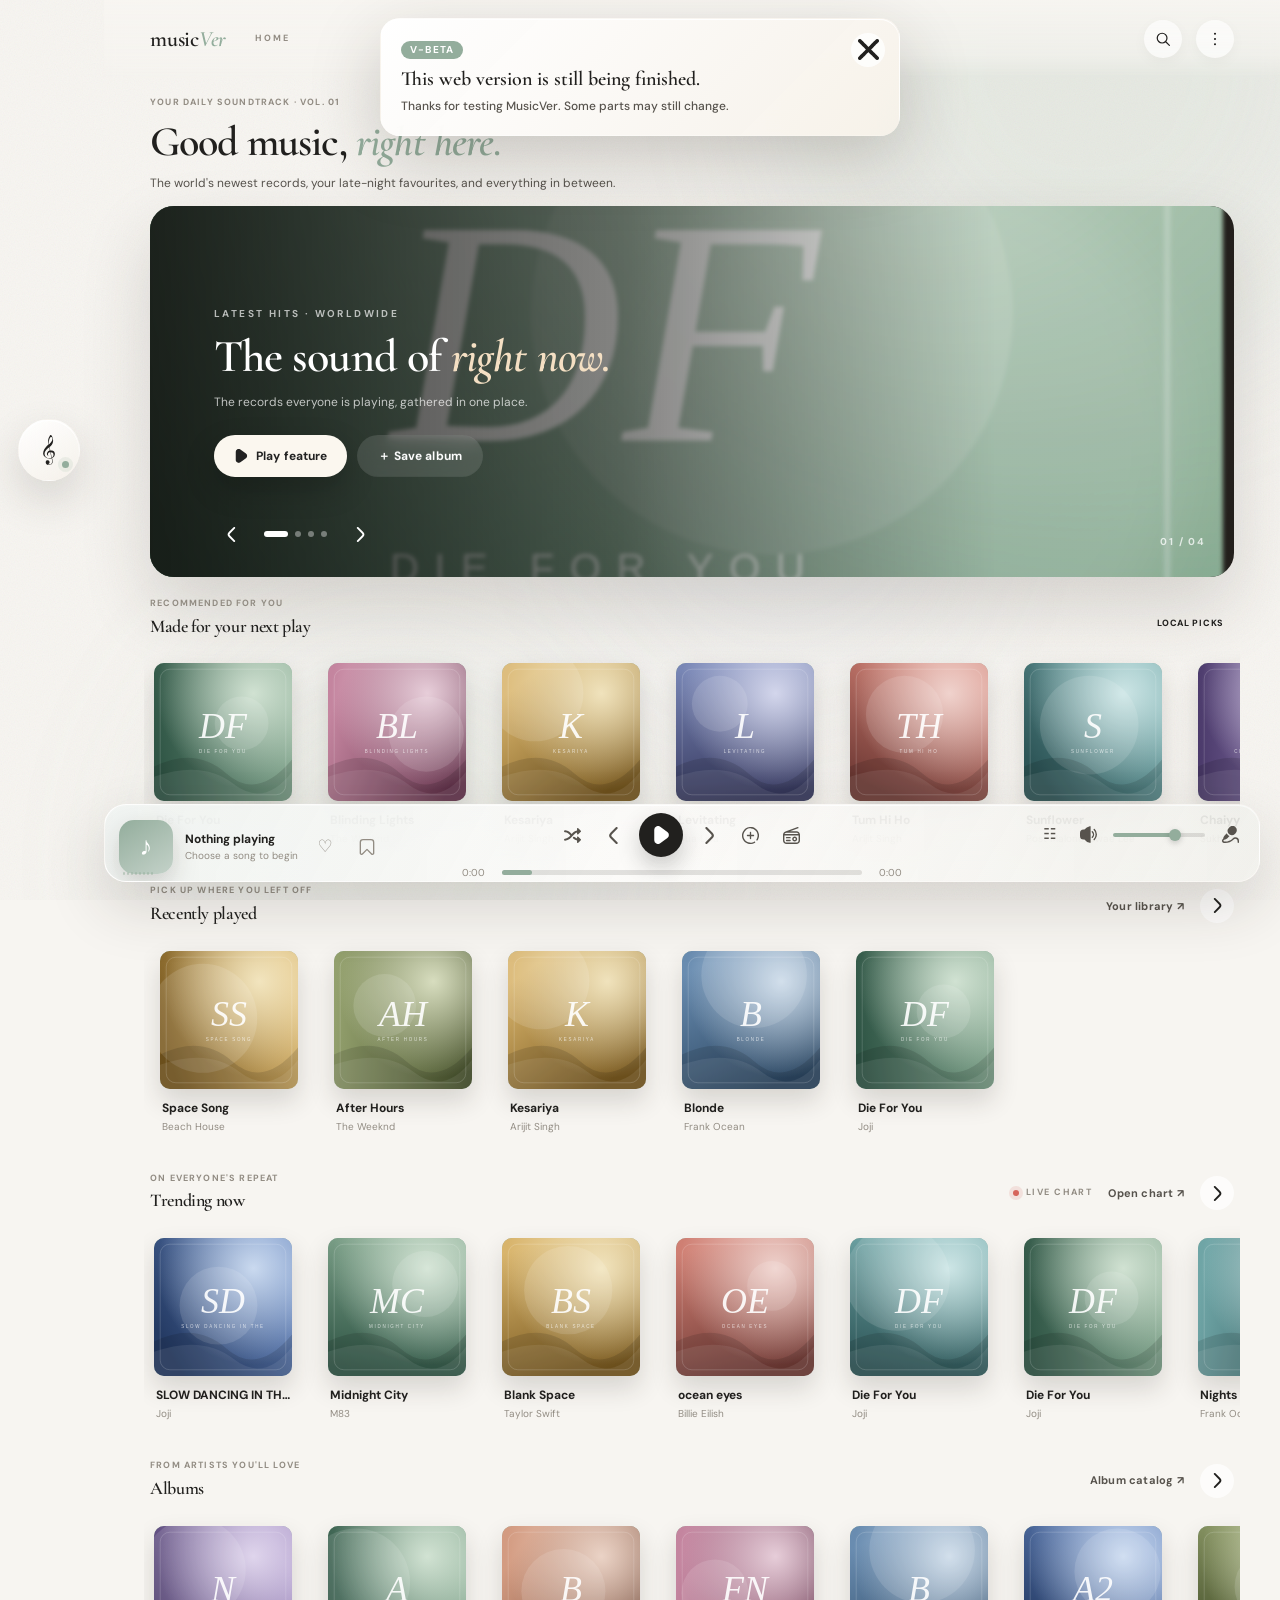
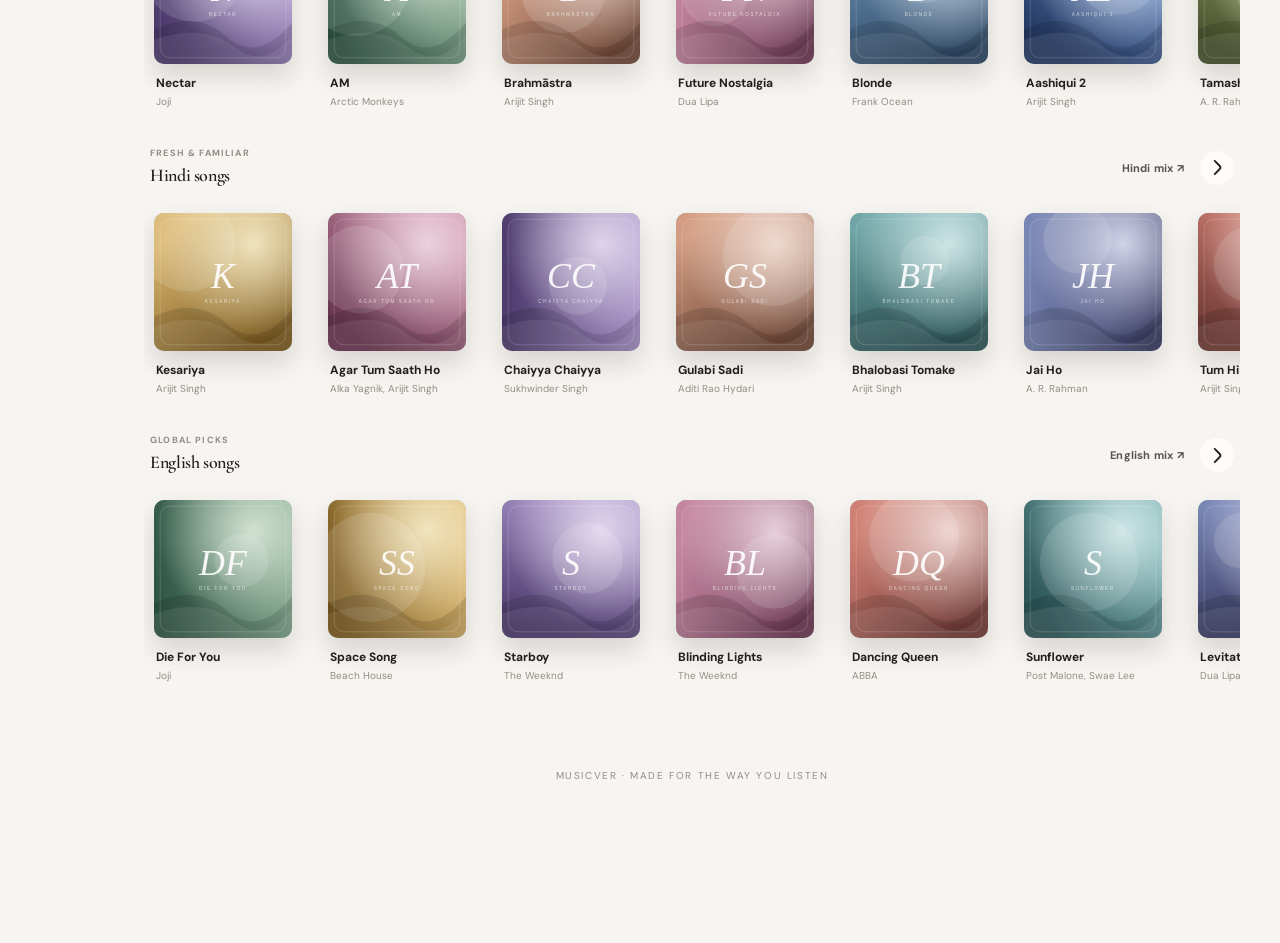
<file: docs/index.html>
<!DOCTYPE html>
<html lang="en">

<head>
  <meta charset="UTF-8">
  <meta name="viewport" content="width=device-width, initial-scale=1.0">
  <meta name="theme-color" content="#f7f5f1">
  <title>musicVers</title>
  <link rel="manifest" href="manifest.webmanifest">
  <link rel="icon" type="image/png" href="pwa/icon-192.png">
  <link rel="apple-touch-icon" href="pwa/icon-192.png">
  <link rel="preconnect" href="https://fonts.googleapis.com">
  <link rel="preconnect" href="https://fonts.gstatic.com" crossorigin>
  <link
    href="https://fonts.googleapis.com/css2?family=Cormorant+Garamond:ital,wght@0,400;0,500;0,600;1,400;1,500&family=DM+Sans:wght@400;500;600;700&display=swap"
    rel="stylesheet">
  <link rel="stylesheet" href="css/base.css?v=1190">
  <link rel="stylesheet" href="css/layout.css?v=1190">
  <link rel="stylesheet" href="css/components.css?v=1190">
  <link rel="stylesheet" href="css/web.css?v=1190">
  <link rel="stylesheet" href="css/mobile-redesign.css?v=1190">
  <link rel="stylesheet" href="css/lyrics.css?v=1190">
  <link rel="stylesheet" href="css/lyrics-published.css?v=1190" id="lyrics-published-css" disabled>
</head>

<body>
  <!-- Ambient colour is driven by the current cover art -->
  <div class="ambient" aria-hidden="true">
    <span class="ambient-orb ambient-orb--one"></span>
    <span class="ambient-orb ambient-orb--two"></span>
    <span class="ambient-orb ambient-orb--three"></span>
    <span class="grain"></span>
  </div>

  <div class="beta-notice" id="beta-notice" role="status" hidden>
    <span class="beta-notice__tag">V-BETA</span>
    <strong class="beta-notice__title">This web version is still being finished.</strong>
    <span class="beta-notice__text">Thanks for testing MusicVer. Some parts may still change.</span>
    <button class="beta-notice__close" id="beta-notice-close" aria-label="Dismiss notice" title="Dismiss notice"><span class="app-icon app-icon--cross-circle" aria-hidden="true"></span></button>
  </div>

  <div class="app" id="app">

    <!-- ============ musicVer dynamic island ============ -->
    <div class="edge-sensor" aria-hidden="true"></div>
    <aside class="island" id="island" aria-label="musicVer navigation">
      <button class="island-pearl" id="island-pearl" aria-label="Open musicVer navigation" aria-expanded="false">
        <span class="app-icon app-icon--island-icon" aria-hidden="true"></span>
        <span class="pearl-pulse"></span>
      </button>

      <div class="island-panel" id="island-panel">
        <span class="island-glow island-glow--blue" aria-hidden="true"></span>
        <span class="island-glow island-glow--red" aria-hidden="true"></span>
        <div class="island-brand">
          <span class="island-brand__mark"></span>
        </div>
        <nav class="island-nav" aria-label="Main menu">
          <button class="island-tab is-active" data-nav="home" title="Home">
            <span class="island-tab__icon" aria-hidden="true">
              <span class="app-icon app-icon--home" aria-hidden="true"></span>
            </span>
            <span class="island-tab__label">Home</span>
          </button>
          <button class="island-tab" data-nav="library" title="Library">
            <span class="island-tab__icon" aria-hidden="true">
              <svg viewBox="0 0 24 24"><path d="M4 4h6v16H4zM11 4h4v16h-4zM17 6l3-.8 2.4 12.6-3 .7z" /></svg>
            </span>
            <span class="island-tab__label">Library</span>
          </button>
          <button class="island-tab" data-nav="discover" title="Discover">
            <span class="island-tab__icon" aria-hidden="true">
              <svg viewBox="0 0 24 24"><circle cx="12" cy="12" r="9" /><path d="m15.5 8.5-2 5-5 2 2-5z" /></svg>
            </span>
            <span class="island-tab__label">Discover</span>
          </button>
          <button class="island-tab" data-nav="stats" title="Listening Stats">
            <span class="island-tab__icon" aria-hidden="true">
              <svg viewBox="0 0 24 24"><path d="M4 19V5M4 19h16M8 16v-4M12 16V8M16 16v-7M20 16v-3" /></svg>
            </span>
            <span class="island-tab__label">Stats</span>
          </button>
          <button accesskey="a" class="island-tab" data-nav="account" title="Account">
            <span class="island-tab__icon" aria-hidden="true">
              <svg viewBox="0 0 24 24"><circle cx="12" cy="8.5" r="4" /><path d="M4.5 20c.6-4 3.5-6 7.5-6s6.9 2 7.5 6" /></svg>
            </span>
            <span class="island-tab__label">Account</span>
          </button>
        </nav>
        <div style="font-size: medium;" class="island-hint">New way to <span style="color: #B56C74;">GO</span></div>
      </div>
    </aside>

    <!-- ============ Android / small-screen navigation ============ -->
    <nav class="mobile-nav" aria-label="Main menu">
      <span class="mobile-nav__indicator" aria-hidden="true"></span>
      <button class="island-tab mobile-tab is-active" data-nav="home" aria-label="Home">
        <span class="island-tab__icon" aria-hidden="true">
          <span class="app-icon app-icon--home" aria-hidden="true"></span>
        </span>
        <span class="island-tab__label">Home</span>
      </button>
      <button class="island-tab mobile-tab" data-nav="discover" aria-label="Discover">
        <span class="island-tab__icon" aria-hidden="true">
          <svg viewBox="0 0 24 24"><circle cx="12" cy="12" r="9" /><path d="m15.5 8.5-2 5-5 2 2-5z" /></svg>
        </span>
        <span class="island-tab__label">Discover</span>
      </button>
      <button class="island-tab mobile-tab" data-nav="library" aria-label="Library">
        <span class="island-tab__icon" aria-hidden="true">
          <svg viewBox="0 0 24 24"><path d="M4 4h6v16H4zM11 4h4v16h-4zM17 6l3-.8 2.4 12.6-3 .7z" /></svg>
        </span>
        <span class="island-tab__label">Library</span>
      </button>
      <button class="island-tab mobile-tab mobile-tab--account" data-nav="account" aria-label="Settings">
        <span class="mobile-tab__avatar" id="mobile-tab-avatar" aria-hidden="true">M</span>
        <span class="island-tab__label">Settings</span>
      </button>
    </nav>

    <!-- ============ main stage ============ -->
    <main class="stage">
      <header class="stage-top">
        <div class="stage-top__left">
          <span class="wordmark">music<span>Ver</span></span>
          <span class="crumb" id="crumb">HOME</span>
        </div>
        <div class="stage-top__right">
          <button class="round-icon top-search" id="top-search" aria-label="Search" title="Search">
            <svg viewBox="0 0 24 24" aria-hidden="true"><circle cx="10.8" cy="10.8" r="6.5" /><path d="m16 16 4.5 4.5" /></svg>
          </button>
          <div class="top-menu" id="top-menu">
            <button class="round-icon top-menu__toggle" id="top-menu-toggle" aria-label="More options" aria-haspopup="menu" aria-expanded="false" title="More options">
              <svg viewBox="0 0 24 24" aria-hidden="true"><circle cx="12" cy="5" r="1.4" /><circle cx="12" cy="12" r="1.4" /><circle cx="12" cy="19" r="1.4" /></svg>
            </button>
            <div class="top-menu__list" id="top-menu-list" role="menu" aria-hidden="true">
              <button class="top-menu__item" id="top-flow" role="menuitem" aria-label="Open Flow State" title="Flow State">
                <svg viewBox="0 0 24 24" aria-hidden="true"><path d="M4 9V4h5M20 15v5h-5M20 9V4h-5M4 15v5h5" /></svg>
                <span>Flow State</span>
              </button>
              <button class="top-menu__item" data-nav="stats" role="menuitem" aria-label="Listening Stats" title="Listening Stats">
                <svg viewBox="0 0 24 24" aria-hidden="true"><path d="M4 19V5M4 19h16M8 16v-4M12 16V8M16 16v-7M20 16v-3" /></svg>
                <span>Listening Stats</span>
              </button>
              <button class="top-menu__item theme-toggle" id="theme-toggle" role="menuitem" aria-label="Toggle dark mode" aria-pressed="false" title="Switch to dark mode">
                <span class="theme-toggle__glyph" aria-hidden="true">☾</span>
                <span class="top-menu__label">Dark mode</span>
              </button>
              <button class="top-menu__item" id="top-report" data-nav="report" role="menuitem" aria-label="Report an issue" title="Report an issue">
                <span class="app-icon app-icon--feedback" aria-hidden="true"></span>
                <span>FeedBack</span>
              </button>
              <button class="top-menu__item" data-nav="account" role="menuitem" aria-label="Account" title="Account">
                <span class="top-avatar" id="top-avatar">M</span>
                <span>Account</span>
              </button>
            </div>
          </div>
        </div>
      </header>

      <div class="pages" id="pages">

        <!-- ---------------- HOME ---------------- -->
        <section class="page is-active" id="page-home" data-page="home">
          <div class="page-intro">
            <p class="eyebrow">YOUR DAILY SOUNDTRACK · VOL. 01</p>
            <h1>Good music, <em>right here.</em></h1>
            <p class="page-intro__sub">The world's newest records, your late-night favourites, and everything in between.</p>
          </div>

          <header class="home-mobile-header" aria-label="Home shortcuts">
            <button class="home-avatar" id="home-avatar" data-nav="account" aria-label="Open settings">M</button>
            <div class="home-greeting">
              <span id="home-greeting">Good evening</span>
              <strong id="home-profile-name">Music Lover</strong>
            </div>
            <button class="home-action home-action--liked" data-library-tab="liked" aria-label="Open liked songs">
              <svg viewBox="0 0 24 24" aria-hidden="true"><path d="M12 20.3 4.7 13a4.6 4.6 0 0 1 6.5-6.5l.8.8.8-.8A4.6 4.6 0 0 1 19.3 13z" /></svg>
            </button>
            <button accesskey="d" class="home-action home-action--search" id="home-search" aria-label="Search music">
              <svg viewBox="0 0 24 24" aria-hidden="true"><circle cx="10.8" cy="10.8" r="6.4" /><path d="m15.6 15.6 4.6 4.6" /></svg>
            </button>
          </header>

          <div class="home-filters" role="tablist" aria-label="Browse home categories">
            <button class="home-filter is-active" data-action="home-filter" data-home-filter="all" role="tab" aria-selected="true">All</button>
            <button class="home-filter" data-action="home-filter" data-home-filter="new" role="tab" aria-selected="false">New Releases</button>
            <button class="home-filter" data-action="home-filter" data-home-filter="trending" role="tab" aria-selected="false">Trending</button>
            <button class="home-filter" data-action="home-filter" data-home-filter="charts" role="tab" aria-selected="false">Top Charts</button>
          </div>

          <!-- Cinematic slider -->
          <section class="hero" id="hero" aria-label="Featured music">
            <div class="hero-track" id="hero-track"></div>
            <div class="hero-shade" aria-hidden="true"></div>
            <div class="hero-content">
              <p class="hero-eyebrow" id="hero-eyebrow">LATEST HITS</p>
              <h2 id="hero-title">The sound of right now.</h2>
              <p class="hero-copy" id="hero-copy">Fresh from studios around the world.</p>
              <div class="hero-actions">
                <button class="btn btn--cream" id="hero-play"><span class="btn__glyph app-icon app-icon--play" aria-hidden="true"></span><span>Play feature</span></button>
                <button class="btn btn--ghost-light" id="hero-save">＋ Save album</button>
              </div>
            </div>
            <div class="hero-controls">
              <button class="hero-arrow" id="hero-prev" aria-label="Previous slide"><span class="app-icon app-icon--angle-left" aria-hidden="true"></span></button>
              <div class="hero-dots" id="hero-dots"></div>
              <button class="hero-arrow" id="hero-next" aria-label="Next slide"><span class="app-icon app-icon--angle-right" aria-hidden="true"></span></button>
            </div>
            <div class="hero-index" id="hero-index">01 / 04</div>
          </section>

          <section class="feature-section" aria-label="Featured albums">
            <div class="feature-head">
              <div>
                <p class="eyebrow">HANDPICKED FOR YOU</p>
                <h2>Featured albums</h2>
              </div>
            </div>
            <div class="feature-grid" id="feature-cards"></div>
          </section>

          <section class="shelf recommend-shelf" id="shelf-spotify-home">
            <div class="shelf-head">
              <div>
                <p class="eyebrow" id="spotify-home-eyebrow">SPOTIFY RECOMMENDS</p>
                <h2 id="spotify-home-title">Made for your next play</h2>
              </div>
              <span class="recommend-source" id="spotify-home-source">Connect Spotify for live picks</span>
            </div>
            <div class="rail rail--songs" id="spotify-home-recs"></div>
          </section>

          <section class="shelf" id="shelf-recent">
            <div class="shelf-head">
              <div>
                <p class="eyebrow">PICK UP WHERE YOU LEFT OFF</p>
                <h2>Recently played</h2>
              </div>
              <div class="shelf-tools">
                <button class="link-btn" data-nav="library">Your library ↗</button>
                <button class="rail-arrow" data-rail="recently-played" aria-label="Scroll recently played"><span class="app-icon app-icon--angle-right" aria-hidden="true"></span></button>
              </div>
            </div>
            <div class="rail rail--songs" id="recently-played"></div>
          </section>

          <section class="shelf" id="shelf-trending">
            <div class="shelf-head">
              <div>
                <p class="eyebrow">ON EVERYONE'S REPEAT</p>
                <h2>Trending now</h2>
              </div>
              <div class="shelf-tools">
                <span class="live-tag"><i></i> LIVE CHART</span>
                <button class="link-btn" data-action="open-trending-mix">Open chart ↗</button>
                <button class="rail-arrow" data-rail="trending-now" aria-label="Scroll trending songs"><span class="app-icon app-icon--angle-right" aria-hidden="true"></span></button>
              </div>
            </div>
            <div class="rail rail--songs" id="trending-now"></div>
          </section>

          <section class="shelf" id="shelf-albums">
            <div class="shelf-head">
              <div>
                <p class="eyebrow">FROM ARTISTS YOU'LL LOVE</p>
                <h2>Albums</h2>
              </div>
              <div class="shelf-tools">
                <button class="link-btn" data-action="open-album-catalog">Album catalog ↗</button>
                <button class="rail-arrow" data-rail="albums-all" aria-label="Scroll albums"><span class="app-icon app-icon--angle-right" aria-hidden="true"></span></button>
              </div>
            </div>
            <div class="rail" id="albums-all"></div>
          </section>

          <section class="shelf" id="shelf-hindi">
            <div class="shelf-head">
              <div>
                <p class="eyebrow">FRESH &amp; FAMILIAR</p>
                <h2>Hindi songs</h2>
              </div>
              <div class="shelf-tools">
                <button class="link-btn" data-action="open-language-mix" data-language="Hindi">Hindi mix ↗</button>
                <button class="rail-arrow" data-rail="hindi-songs" aria-label="Scroll Hindi songs"><span class="app-icon app-icon--angle-right" aria-hidden="true"></span></button>
              </div>
            </div>
            <div class="rail rail--songs" id="hindi-songs"></div>
          </section>

          <section class="shelf" id="shelf-english">
            <div class="shelf-head">
              <div>
                <p class="eyebrow">GLOBAL PICKS</p>
                <h2>English songs</h2>
              </div>
              <div class="shelf-tools">
                <button class="link-btn" data-action="open-language-mix" data-language="English">English mix ↗</button>
                <button class="rail-arrow" data-rail="english-songs" aria-label="Scroll English songs"><span class="app-icon app-icon--angle-right" aria-hidden="true"></span></button>
              </div>
            </div>
            <div class="rail rail--songs" id="english-songs"></div>
          </section>

          <footer class="page-foot">musicVer · made for the way you listen</footer>
        </section>

        <!-- ---------------- DISCOVER ---------------- -->
        <section class="page" id="page-discover" data-page="discover">
          <div class="discover-hero">
            <span class="search-glow search-glow--blue" aria-hidden="true"></span>
            <span class="search-glow search-glow--red" aria-hidden="true"></span>
            <p class="eyebrow">DISCOVER · SEARCH THE WORLD OF MUSIC</p>
            <form class="search-bar" id="search-form" autocomplete="off">
              <svg class="search-bar__icon" viewBox="0 0 24 24" aria-hidden="true"><circle cx="10.5" cy="10.5" r="6.5" /><path d="m15.5 15.5 5 5" /></svg>
              <input type="text" id="search-input" placeholder="Search music, artists, albums..." aria-label="Search songs, artists or albums">
              <button type="button" class="search-bar__clear" id="search-clear" aria-label="Clear search" hidden><span class="app-icon app-icon--cross-circle" aria-hidden="true"></span></button>
              <button type="submit" class="search-bar__button">Search</button>
              <button type="button" class="search-close" id="search-close" aria-label="Close search"><span class="app-icon app-icon--cross-circle" aria-hidden="true"></span></button>
              <div class="recent-popover" id="recent-searches" hidden></div>
            </form>
            <p class="search-hint">start search with Music Ablums and Artist Name</p>
            <div class="quick-tags" id="quick-tags">
              <span>Try</span>
              <button data-query="Die For You Joji">Die For You</button>
              <button data-query="Kesariya">Kesariya</button>
              <button data-query="Blinding Lights">Blinding Lights</button>
              <button data-query="The Weeknd">The Weeknd</button>
            </div>

            <div class="search-mobile-sections">
              <section class="search-section">
                <div class="search-section__head">
                  <p class="eyebrow">SEARCH PROMPTS</p>
                  <h2>Start here</h2>
                </div>
                <div class="start-here" id="start-here"></div>
              </section>
              <section class="search-section">
                <div class="search-section__head">
                  <p class="eyebrow">PICKED FOR YOU</p>
                  <h2>Top Picks</h2>
                </div>
                <div class="discover-cards" id="discover-picks"></div>
              </section>
              <section class="search-section">
                <div class="search-section__head">
                  <p class="eyebrow">JUMP BACK IN</p>
                  <h2>Recently Explored</h2>
                </div>
                <div class="recent-explored" id="recently-explored"></div>
              </section>
            </div>
          </div>

          <section class="shelf recommend-shelf" id="shelf-spotify-discover">
            <div class="shelf-head">
              <div>
                <p class="eyebrow" id="spotify-discover-eyebrow">SPOTIFY RECOMMENDS</p>
                <h2 id="spotify-discover-title">Start with a sound you like</h2>
              </div>
              <span class="recommend-source" id="spotify-discover-source">Connect Spotify for live picks</span>
            </div>
            <div class="rail rail--songs" id="spotify-discover-recs"></div>
          </section>

          <section class="results" id="results" hidden>
            <div class="shelf-head results-head">
              <div>
                <p class="eyebrow" id="results-eyebrow">SEARCH RESULTS</p>
                <h2 id="results-heading">Top matches</h2>
              </div>
              <span class="results-status" id="search-status"></span>
            </div>
            <div class="result-filters" role="tablist" aria-label="Filter search results">
              <button class="result-filter is-active" data-action="result-filter" data-result-filter="all" role="tab" aria-selected="true">All</button>
              <button class="result-filter" data-action="result-filter" data-result-filter="songs" role="tab" aria-selected="false">Songs</button>
              <button class="result-filter" data-action="result-filter" data-result-filter="artists" role="tab" aria-selected="false">Artists</button>
              <button class="result-filter" data-action="result-filter" data-result-filter="albums" role="tab" aria-selected="false">Albums</button>
              <button class="result-filter" data-action="result-filter" data-result-filter="podcasts" role="tab" aria-selected="false">Podcasts</button>
            </div>
            <div class="results-grid">
              <section class="results-block results-block--top" id="result-block-top">
                <h3 class="results-label"><span>01</span> Top result</h3>
                <div class="top-result" id="result-top"></div>
              </section>
              <section class="results-block results-block--songs" id="result-block-songs">
                <h3 class="results-label"><span>02</span> Songs</h3>
                <div class="song-list song-list--spotify" id="result-songs-a"></div>
                <button class="btn btn--outline load-more" id="load-more-songs" hidden>Load more songs ↓</button>
              </section>
              <section class="results-block results-block--artists" id="result-block-artists">
                <h3 class="results-label"><span>03</span> Artists</h3>
                <div class="media-grid" id="result-artists"></div>
              </section>
              <section class="results-block results-block--albums" id="result-block-albums">
                <h3 class="results-label"><span>04</span> Albums</h3>
                <div class="media-grid" id="result-albums"></div>
              </section>
              <section class="results-block results-block--podcasts" id="result-block-podcasts" hidden>
                <h3 class="results-label"><span>05</span> Podcasts</h3>
                <div class="result-podcasts" id="result-podcasts"></div>
              </section>
            </div>
            <div class="results-block recommend-block" id="result-recs">
              <div class="shelf-head">
                <div>
                  <p class="eyebrow" id="spotify-results-eyebrow">SPOTIFY RECOMMENDS</p>
                  <h3 class="results-label" id="spotify-results-title">Because you searched this</h3>
                </div>
                <span class="recommend-source" id="spotify-results-source"></span>
              </div>
              <div class="rail rail--songs" id="spotify-result-recs"></div>
            </div>
          </section>

          <section class="shelf" id="discover-genres">
            <div class="shelf-head">
              <div>
                <p class="eyebrow">PICK A MOOD</p>
                <h2>Browse by feeling</h2>
              </div>
            </div>
            <div class="chip-row" id="genre-chips"></div>
          </section>
        </section>

        <!-- ---------------- LIBRARY ---------------- -->
        <section class="page" id="page-library" data-page="library">
          <div class="page-intro page-intro--tight">
            <p class="eyebrow">YOUR MUSIC, YOUR RULES</p>
            <h1>The <em>Library.</em></h1>
            <p class="page-intro__sub">Everything you've loved, saved and built — in one quiet corner.</p>
          </div>

          <header class="library-mobile-head">
            <h2>My Music</h2>
            <button class="library-options" id="library-options" data-nav="account" aria-label="Library options">
              <svg viewBox="0 0 24 24" aria-hidden="true"><circle cx="12" cy="5" r="1.5" /><circle cx="12" cy="12" r="1.5" /><circle cx="12" cy="19" r="1.5" /></svg>
            </button>
          </header>

          <div class="library-filters" role="tablist" aria-label="Filter library">
            <button class="library-filter is-active" data-library-tab="all" role="tab" aria-selected="true">All</button>
            <button class="library-filter" data-library-tab="playlists" role="tab" aria-selected="false">Playlists</button>
            <button class="library-filter" data-library-tab="liked" role="tab" aria-selected="false">Liked Songs</button>
            <button class="library-filter" data-library-tab="downloads" role="tab" aria-selected="false">Downloads</button>
            <button class="library-filter" data-library-tab="albums" role="tab" aria-selected="false">Albums</button>
          </div>

          <div class="library-tiles">
            <button class="lib-tile lib-tile--liked" data-library-tab="liked">
              <span class="lib-tile__icon">♥</span>
              <span class="lib-tile__copy"><strong>Liked</strong><small id="liked-count">0 songs</small></span>
              <span class="lib-tile__arrow">↗</span>
            </button>
            <button class="lib-tile lib-tile--saved" data-library-tab="saved">
              <span class="lib-tile__icon"><span class="app-icon app-icon--bookmark-before" aria-hidden="true"></span></span>
              <span class="lib-tile__copy"><strong>Saved</strong><small id="saved-count">0 albums</small></span>
              <span class="lib-tile__arrow">↗</span>
            </button>
            <button class="lib-tile lib-tile--create" id="lib-create">
              <span class="lib-tile__icon">＋</span>
              <span class="lib-tile__copy"><strong>Create playlist</strong><small>Start something new</small></span>
              <span class="lib-tile__arrow">↗</span>
            </button>
          </div>

          <div class="library-content">
            <div class="library-tabs" id="library-tabs">
              <button class="library-tab is-active" data-library-tab="playlists">Your playlist</button>
              <button class="library-tab" data-library-tab="liked">Liked</button>
              <button class="library-tab" data-library-tab="saved">Saved</button>
              <button class="library-tab" data-library-tab="local">Local songs</button>
            </div>
            <button class="add-round" id="add-playlist" aria-label="Create playlist" title="Create a playlist"><span class="app-icon app-icon--plus-hexagon" aria-hidden="true"></span></button>
            <div class="library-panel" id="library-panel"></div>
            <section class="shelf recommend-shelf" id="shelf-spotify-library">
              <div class="shelf-head">
                <div>
                  <p class="eyebrow" id="spotify-library-eyebrow">SPOTIFY RECOMMENDS</p>
                  <h2 id="spotify-library-title">More like your library</h2>
                </div>
                <span class="recommend-source" id="spotify-library-source">Connect Spotify for live picks</span>
              </div>
              <div class="rail rail--songs" id="spotify-library-recs"></div>
            </section>
          </div>

          <footer class="page-foot">Tip · use the bookmark button on any album to save it here</footer>
        </section>

        <!-- ---------------- PLAYLIST DETAIL ---------------- -->
        <section class="page" id="page-playlist" data-page="playlist">
          <div class="playlist-head">
            <button class="back-btn" data-nav="library"><span class="app-icon app-icon--angle-left" aria-hidden="true"></span><span>Library</span></button>
            <div class="playlist-head__cover" id="playlist-head-cover">♪</div>
            <div class="playlist-head__copy">
              <p class="eyebrow">YOUR PLAYLIST</p>
              <h1 id="playlist-head-title">Playlist</h1>
              <p id="playlist-head-meta">0 songs</p>
              <div class="playlist-head__actions playlist-actions">
                <button class="playlist-play-big" id="playlist-play" aria-label="Play playlist" title="Play playlist"><span class="app-icon app-icon--play" aria-hidden="true"></span></button>
                <button class="playlist-action playlist-action--add" id="playlist-add-songs" aria-label="Add songs" title="Add songs">+</button>
                <button class="playlist-action playlist-action--more" id="playlist-more" aria-label="More playlist options" title="More options">
                  <svg viewBox="0 0 24 24" aria-hidden="true"><circle cx="12" cy="5" r="1.6" /><circle cx="12" cy="12" r="1.6" /><circle cx="12" cy="19" r="1.6" /></svg>
                </button>
              </div>
            </div>
          </div>
          <div class="song-list song-list--detail" id="playlist-songs"></div>
          <section class="shelf recommend-shelf" id="shelf-spotify-playlist">
            <div class="shelf-head">
              <div>
                <p class="eyebrow" id="spotify-playlist-eyebrow">SPOTIFY RECOMMENDS</p>
                <h2 id="spotify-playlist-title">More like this playlist</h2>
              </div>
              <span class="recommend-source" id="spotify-playlist-source">Connect Spotify for live picks</span>
            </div>
            <div class="rail rail--songs" id="spotify-playlist-recs"></div>
          </section>
          <div class="playlist-add">
            <h3>Add a song</h3>
            <p>Search above in Discover, then use “…” → Add to playlist.</p>
            <button class="btn btn--outline" data-nav="discover">Go to Discover ↗</button>
          </div>
        </section>

        <!-- ---------------- ALBUM OVERVIEW ---------------- -->
        <section class="page" id="page-album" data-page="album">
          <button class="back-btn" id="album-back"><span class="app-icon app-icon--angle-left" aria-hidden="true"></span><span>Back</span></button>
          <div class="playlist-head">
            <div class="playlist-head__cover" id="album-head-cover">♪</div>
            <div class="playlist-head__copy">
              <p class="eyebrow">ALBUM OVERVIEW</p>
              <h1 id="album-head-title">Album</h1>
              <p id="album-head-meta">0 songs</p>
              <div class="playlist-head__actions">
                <button class="btn btn--icon btn--dark" id="album-play" aria-label="Play album" title="Play album"><span class="app-icon app-icon--play" aria-hidden="true"></span></button>
                <button class="btn btn--icon btn--outline" id="album-save" aria-label="Save album" title="Save album"><span class="app-icon app-icon--bookmark-before" aria-hidden="true"></span></button>
              </div>
              <p class="album-note" id="album-note">Read-only collection · the title and cover come from the catalogue.</p>
            </div>
          </div>
          <div class="song-list song-list--detail" id="album-songs"></div>
          <section class="shelf recommend-shelf" id="shelf-spotify-album">
            <div class="shelf-head">
              <div>
                <p class="eyebrow" id="spotify-album-eyebrow">SPOTIFY RECOMMENDS</p>
                <h2 id="spotify-album-title">Fans of this album also play</h2>
              </div>
              <span class="recommend-source" id="spotify-album-source"></span>
            </div>
            <div class="rail rail--songs" id="spotify-album-recs"></div>
          </section>
        </section>

        <!-- ---------------- ARTIST DETAIL ---------------- -->
        <section class="page" id="page-artist" data-page="artist">
          <button class="back-btn" data-nav="discover"><span class="app-icon app-icon--angle-left" aria-hidden="true"></span><span>Back to search</span></button>
          <div class="artist-hero" id="artist-hero">
            <div class="artist-hero__placeholder">Loading artist…</div>
          </div>

          <div class="results-block artist-section">
            <div class="shelf-head">
              <div>
                <p class="eyebrow">THE ESSENTIALS</p>
                <h2>Popular songs</h2>
              </div>
              <button class="btn btn--dark" id="artist-play-all"><span class="app-icon app-icon--play" aria-hidden="true"></span><span>Play all</span></button>
            </div>
            <div class="song-list song-list--detail" id="artist-songs"></div>
            <button class="btn btn--outline load-more" id="artist-load-more" hidden>Load more songs ↓</button>
          </div>

          <div class="results-block artist-section">
            <h3 class="results-label"><span>01</span> Albums</h3>
            <div class="grid-rail" id="artist-albums"></div>
          </div>
          <div class="results-block artist-section" id="artist-singles-block" hidden>
            <h3 class="results-label"><span>02</span> Singles</h3>
            <div class="grid-rail" id="artist-singles"></div>
          </div>
          <div class="results-block artist-section" id="artist-similar-block" hidden>
            <h3 class="results-label"><span>03</span> Fans also like</h3>
            <div class="artist-list" id="artist-similar"></div>
          </div>
          <div class="results-block artist-section" id="artist-playlists-block" hidden>
            <h3 class="results-label"><span>04</span> Featured playlists</h3>
            <div class="grid-rail" id="artist-playlists"></div>
          </div>
          <section class="shelf recommend-shelf" id="shelf-spotify-artist">
            <div class="shelf-head">
              <div>
                <p class="eyebrow" id="spotify-artist-eyebrow">SPOTIFY RECOMMENDS</p>
                <h2 id="spotify-artist-title">More in this sound</h2>
              </div>
              <span class="recommend-source" id="spotify-artist-source"></span>
            </div>
            <div class="rail rail--songs" id="spotify-artist-recs"></div>
          </section>
        </section>

        <!-- ---------------- REPORT ---------------- -->
        <section class="page" id="page-report" data-page="report">
          <div class="page-intro page-intro--tight">
            <p class="eyebrow">WE’RE LISTENING</p>
            <h1>Feed <em>Back.</em></h1>
            <p class="page-intro__sub">Found a bug or something that doesn’t feel right? Tell us and we’ll look into it.</p>
          </div>

          <div class="report-shell">
            <div class="report-visual" aria-hidden="true">
              <div class="report-visual__art">
                <svg viewBox="0 0 420 520" fill="none" xmlns="http://www.w3.org/2000/svg">
                  <defs>
                    <linearGradient id="report-bg" x1="30" y1="10" x2="390" y2="510" gradientUnits="userSpaceOnUse">
                      <stop stop-color="#0b0e14"/>
                      <stop offset="0.52" stop-color="#161d28"/>
                      <stop offset="1" stop-color="#05070a"/>
                    </linearGradient>
                    <linearGradient id="report-silver" x1="20" y1="0" x2="400" y2="0" gradientUnits="userSpaceOnUse">
                      <stop stop-color="#eef4fc" stop-opacity=".12"/>
                      <stop offset="0.3" stop-color="#dce6f2" stop-opacity=".9"/>
                      <stop offset="0.55" stop-color="#ffffff"/>
                      <stop offset="0.78" stop-color="#c2cedd" stop-opacity=".75"/>
                      <stop offset="1" stop-color="#9aa8ba" stop-opacity=".14"/>
                    </linearGradient>
                    <linearGradient id="musicver-silver" x1="130" y1="310" x2="290" y2="350" gradientUnits="userSpaceOnUse">
                      <stop stop-color="#ffffff"/>
                      <stop offset="0.5" stop-color="#d8e2ee"/>
                      <stop offset="1" stop-color="#8e9bad"/>
                    </linearGradient>
                    <radialGradient id="report-halo" cx="0" cy="0" r="1" gradientTransform="translate(210 214) rotate(90) scale(190 230)" gradientUnits="userSpaceOnUse">
                      <stop stop-color="#c9d8ea" stop-opacity=".24"/>
                      <stop offset="1" stop-color="#c9d8ea" stop-opacity="0"/>
                    </radialGradient>
                    <pattern id="report-dot-grid" width="18" height="18" patternUnits="userSpaceOnUse">
                      <circle cx="1.5" cy="1.5" r="1" fill="#dce6f2" fill-opacity=".12"/>
                    </pattern>
                    <filter id="report-glow" x="-30%" y="-30%" width="160%" height="160%">
                      <feGaussianBlur stdDeviation="7" result="blur"/>
                      <feMerge><feMergeNode in="blur"/><feMergeNode in="SourceGraphic"/></feMerge>
                    </filter>
                  </defs>
                  <rect width="420" height="520" rx="28" fill="url(#report-bg)"/>
                  <rect width="420" height="520" rx="28" fill="url(#report-dot-grid)"/>
                  <ellipse cx="210" cy="214" rx="205" ry="180" fill="url(#report-halo)"/>
                  <g filter="url(#report-glow)" stroke="url(#report-silver)" fill="none" stroke-linecap="round">
                    <path d="M-20 158c60-42 110 38 170 0s110 38 170 0 110 38 170 0" stroke-width="1.8" stroke-dasharray="1 22" opacity=".38"/>
                    <path d="M-20 190c60-52 110 48 170 0s110 48 170 0 110 48 170 0" stroke-width="3.6" stroke-dasharray="1 13"/>
                    <path d="M-20 224c60-52 110 48 170 0s110 48 170 0 110 48 170 0" stroke-width="2.8" stroke-dasharray="1 16" opacity=".72"/>
                    <path d="M-20 258c60-52 110 48 170 0s110 48 170 0 110 48 170 0" stroke-width="2.1" stroke-dasharray="1 20" opacity=".46"/>
                  </g>
                  <circle cx="210" cy="212" r="14" fill="none" stroke="#ffffff" stroke-opacity=".35"/>
                  <circle cx="210" cy="212" r="4.5" fill="#ffffff"/>
                  <text x="210" y="344" text-anchor="middle" fill="url(#musicver-silver)" font-family="Georgia, 'Times New Roman', serif" font-size="46" letter-spacing="2" style="paint-order:stroke;stroke:#05070a;stroke-width:4px;stroke-opacity:.6">MusicVer</text>
                  <text x="210" y="374" text-anchor="middle" fill="#aebbcb" font-family="Arial, sans-serif" font-size="9.5" letter-spacing="5">REPORT · REFINE · REPLAY</text>
                  <rect x="130" y="404" width="160" height="1" fill="url(#report-silver)" opacity=".45"/>
                  <g fill="#dce6f2" opacity=".6">
                    <circle cx="176" cy="432" r="2"/>
                    <circle cx="210" cy="432" r="2"/>
                    <circle cx="244" cy="432" r="2"/>
                  </g>
                </svg>
              </div>
              <div class="report-visual__copy">
                <p class="eyebrow">MUSICVER SUPPORT</p>
                <h2>Help us make every session smoother.</h2>
                <p>Share what happened and we’ll use your report to improve playback, discovery, and the overall experience.</p>
              </div>
            </div>

            <div class="report-panel">
              <h1>Fill the Info</h1>
              <form class="report-form" id="report-form" novalidate>
                <div class="report-field">
                  <label class="field-label" for="report-name">Name <span>(optional)</span></label>
                  <input type="text" id="report-name" name="name" maxlength="80" placeholder="Your name">
                </div>
                <div class="report-field">
                  <label class="field-label" for="report-email">Email <span>(required)</span></label>
                  <input type="email" id="report-email" name="email" required placeholder="you@example.com" autocomplete="email">
                </div>
                <div class="report-field">
                  <label class="field-label" for="report-description">Bug description <span>(required)</span></label>
                  <textarea id="report-description" name="description" required rows="7" maxlength="4000" placeholder="What happened? What were you doing when the issue occurred?"></textarea>
                </div>
                <p class="field-note report-note">FeedBack are sent to <strong>r91128577@gmail.com</strong> with the subject <strong>MusicVer report</strong>.</p>
                <p class="report-error" id="report-error" hidden></p>
                <div class="report-actions">
                  <button type="submit" class="btn btn--dark" id="report-submit">Send FeedBack</button>
                  <button type="button" class="btn btn--outline" data-nav="home">Back to home</button>
                </div>
              </form>

              <div class="report-thanks" id="report-thanks" hidden>
                <span class="report-thanks__icon" aria-hidden="true">✓</span>
                <p class="eyebrow">THANK YOU</p>
                <h3>Thanks for helping improve MusicVer.</h3>
                <p>Your email draft is ready to send to <strong>r91128577@gmail.com</strong>. We appreciate you taking the time to report this.</p>
                <button type="button" class="btn btn--outline" id="report-another">Report another issue</button>
              </div>
            </div>
          </div>
        </section>

        <!-- ---------------- ACCOUNT ---------------- -->
        <section class="page" id="page-account" data-page="account">
          <div class="page-intro page-intro--tight">
            <p class="eyebrow">MADE PERSONAL</p>
            <h1>Your <em>Account.</em></h1>
            <p class="page-intro__sub">Small things that make musicVer feel like yours.</p>
          </div>

          <div class="account-grid">
            <div class="account-card account-card--profile">
              <div class="profile-hero">
                <div class="account-avatar" id="account-avatar">M</div>
                <div class="profile-hero__copy">
                  <p class="eyebrow">LOCAL PROFILE</p>
                  <h2 class="profile-display-name" id="profile-display-name">Music Lover</h2>
                </div>
                <button class="btn btn--outline profile-edit" id="profile-edit-toggle" aria-expanded="false" aria-controls="profile-editor">Edit</button>
              </div>
              <div class="profile-editor" id="profile-editor" hidden>
                <label class="field-label" for="profile-name">Display name</label>
                <div class="field-row">
                  <input type="text" id="profile-name" maxlength="32" placeholder="Your name">
                  <button class="btn btn--dark" id="profile-save">Save</button>
                </div>
                <p class="field-note" id="account-status">Stored on this device only.</p>
                <div class="picture-actions">
                  <button class="btn btn--outline" id="choose-avatar">Change profile picture</button>
                  <button class="btn btn--danger-ghost" id="remove-avatar" hidden>Remove picture</button>
                </div>
                <p class="field-note">Your picture is cropped to a circle. Drag and zoom to frame it.</p>
              </div>
            </div>

            <div class="account-card account-card--stats-link">
              <p class="eyebrow">YOUR MONTH IN SOUND</p>
              <h3>Listening Stats</h3>
              <p class="field-note">A full-screen, Spotify-style recap of what you played this month.</p>
              <button class="btn btn--dark" data-nav="stats">Open Listening Stats ↗</button>
            </div>

            <div class="account-card account-card--advanced">
              <p class="eyebrow">FINE TUNING</p>
              <h3>Advance settings</h3>
              <p class="field-note">Fine-tune the little details, starting with how your lyrics move.</p>
              <button class="btn btn--dark" data-nav="advanced">Open Advance settings ↗</button>
            </div>

            <div class="account-card account-card--spotify">
              <p class="eyebrow">SPOTIFY CATALOGUE</p>
              <h3>Better search, smarter picks</h3>
              <p class="field-note">Optional. Connect Spotify for richer album/artist metadata and recommendations. Search results come from Spotify and iTunes; JioSaavn is used only to find a full-length stream when you press play.</p>
              <label class="field-label" for="spotify-client-id">Your Spotify Client ID</label>
              <div class="field-row">
                <input type="text" id="spotify-client-id" maxlength="80" placeholder="Paste Client ID" autocomplete="off">
                <button class="btn btn--dark" id="spotify-save-client">Save</button>
              </div>
              <p class="field-note">Create a free Spotify app, add <code id="spotify-redirect-uri"></code> as a redirect URI exactly as shown, including the trailing slash. Spotify rejects <code>localhost</code>; local previews must use the shown <code>127.0.0.1</code> address, while the deployed site uses its HTTPS address. Then paste the Client ID here. No client secret is stored.</p>
              <div class="spotify-actions">
                <button class="btn btn--outline" id="spotify-connect">Connect Spotify</button>
                <button class="btn btn--dark" id="spotify-import-playlist">Import a playlist</button>
                <button class="btn btn--danger-ghost" id="spotify-disconnect" hidden>Disconnect</button>
              </div>
              <p class="field-note" id="spotify-status">Not connected</p>
              <p class="field-note">Import copies playlist names, covers and track metadata to this device. Playback still resolves to full-length JioSaavn audio; Spotify previews are never used.</p>
            </div>

            <div class="account-card account-card--musicatlas">
              <p class="eyebrow">MUSICATLAS RADIO</p>
              <h3>Sonic song recommendations</h3>
              <p class="field-note">Primary recommendation source. <a href="https://musicatlas.ai" target="_blank" rel="noopener noreferrer">MusicAtlas</a> compares the sound of a recording; playback still resolves to full-length JioSaavn audio. No audio or artwork is streamed from MusicAtlas.</p>
              <label class="field-label" for="musicatlas-proxy-url">Your MusicAtlas proxy URL</label>
              <div class="field-row">
                <input type="text" id="musicatlas-proxy-url" maxlength="240" placeholder="https://…workers.dev" autocomplete="off">
                <button class="btn btn--dark" id="musicatlas-save-proxy">Save</button>
              </div>
              <p class="field-note">MusicAtlas blocks browser calls from GitHub Pages, so deploy the small proxy in <code>worker/musicatlas-proxy</code> and paste its URL here. On localhost, Song Radio calls MusicAtlas directly with no setup. Spotify remains optional; a local mix is the final fallback.</p>
              <p class="field-note" id="musicatlas-status">Not configured</p>
              <div class="mv-guide-cta">
                <p class="field-note">New here? Follow the illustrated guide — five short steps with pictures. No API key needed.</p>
                <a class="btn btn--dark" href="musicatlas-guide.html" target="_blank" rel="noopener noreferrer">Learn more · open setup guide ↗</a>
              </div>
            </div>

            <div class="account-card">
              <p class="eyebrow">LOOK &amp; FEEL</p>
              <h3>Make it yours</h3>
              <label class="switch-row">
                <span><strong>Dark mode</strong><small>Flip the whole layout into a darker room</small></span>
                <input type="checkbox" id="setting-dark"><span class="switch"></span>
              </label>
              <label class="switch-row">
                <span><strong>Flow State on play</strong><small>Open the immersive view when a song starts</small></span>
                <input type="checkbox" id="setting-flow-auto"><span class="switch"></span>
              </label>
              <label class="switch-row">
                <span><strong>Cover-coloured ambience</strong><small>Tint the room with the current artwork</small></span>
                <input type="checkbox" id="setting-ambience" checked><span class="switch"></span>
              </label>
              <label class="switch-row">
                <span><strong>Remember searches</strong><small>Keep your recent searches in Discover</small></span>
                <input type="checkbox" id="setting-history" checked><span class="switch"></span>
              </label>
            </div>

            <div class="account-card">
              <p class="eyebrow">YOUR DATA</p>
              <h3>Housekeeping</h3>
              <div class="account-actions">
                <button class="btn btn--outline" id="clear-searches">Clear recent searches</button>
                <button class="btn btn--outline" id="clear-history">Clear listening history</button>
                <button class="btn btn--outline" id="choose-folder">Choose music folder</button>
              </div>
              <p class="field-note" id="folder-path">Local library folder: not set</p>
            </div>

            <div class="account-card account-card--soon">
              <p class="eyebrow">COMING SOON</p>
              <div class="soon-grid">
                <div class="soon-item"><span>☁</span><strong>Cloud sync</strong><small>Coming soon</small></div>
                <div class="soon-item"><span>◉</span><strong>Connected devices</strong><small>Coming soon</small></div>
                <div class="soon-item"><span>🧾</span><strong>Focus Mode</strong><small>Coming soon</small></div>
                <div class="soon-item"><span>◎</span><strong>Equaliser</strong><small>Coming soon</small></div>
              </div>
            </div>
          </div>
        </section>

        <!-- ---------------- ADVANCE SETTINGS ---------------- -->
        <section class="page" id="page-advanced" data-page="advanced">
          <button class="back-btn" data-nav="account"><span class="app-icon app-icon--angle-left" aria-hidden="true"></span><span>Back to Account</span></button>
          <div class="page-intro page-intro--tight">
            <p class="eyebrow">FINE TUNING</p>
            <h1>Advance <em>settings.</em></h1>
            <p class="page-intro__sub">Small controls for the way your music feels.</p>
          </div>

          <div class="account-grid">
            <div class="account-card">
              <p class="eyebrow">LYRICS</p>
              <h3>Word fade speed</h3>
              <p class="field-note">Choose how smoothly the active word changes. Move right for a quicker fade.</p>
              <div class="setting-range">
                <label class="field-label" for="setting-lyrics-speed">Word fade</label>
                <div class="setting-range__row">
                  <span>Slow</span>
                  <input type="range" id="setting-lyrics-speed" min="0.6" max="2.4" step="0.1" value="1" aria-describedby="lyrics-speed-value">
                  <span>Fast</span>
                </div>
                <p class="setting-range__value" id="lyrics-speed-value">1.0× · 0.45s fade</p>
              </div>
              <div class="setting-actions">
                <button type="button" class="btn btn--outline" id="lyrics-switch-old" aria-pressed="false">Switch to old</button>
                <button type="button" class="btn btn--outline" id="lyrics-word-sync" aria-pressed="true">Off word sync</button>
              </div>
              <p class="setting-range__value" id="lyrics-mode-status">Word sync on · New view</p>
            </div>

            <div class="account-card">
              <p class="eyebrow">APPEARANCE</p>
              <h3>Soft theme change</h3>
              <p class="field-note">Turn off the flipping tiles. Switching modes will slowly fade the background from white to black and back.</p>
              <label class="switch-row">
                <span><strong>Slow background fade</strong><small>Disable the light / dark flip animation</small></span>
                <input type="checkbox" id="setting-crossfade-theme"><span class="switch"></span>
              </label>
            </div>

            <div class="account-card account-card--equalizer">
              <div class="equalizer-head">
                <div>
                  <p class="eyebrow">AUDIO</p>
                  <h3>Equalizer</h3>
                </div>
                <label class="switch-row switch-row--compact" for="setting-eq-enabled">
                  <input type="checkbox" id="setting-eq-enabled" aria-label="Enable equalizer">
                  <span class="switch"></span>
                </label>
              </div>
              <p class="field-note">Shape the sound with five bands. Your settings are saved on this device and apply while music plays.</p>
              <div class="eq-toolbar">
                <label class="field-label" for="setting-eq-preset">Preset</label>
                <select id="setting-eq-preset" class="eq-select" aria-label="Equalizer preset">
                  <option value="flat">Flat</option>
                  <option value="bass">Bass boost</option>
                  <option value="vocal">Vocal</option>
                  <option value="treble">Treble boost</option>
                  <option value="rock">Rock</option>
                  <option value="jazz">Jazz</option>
                  <option value="custom">Custom</option>
                </select>
                <button type="button" class="eq-btn" id="setting-eq-reset">Reset</button>
              </div>
              <div class="eq-bands">
                <div class="eq-band">
                  <div class="eq-band__label"><label for="eq-band-0">60 Hz</label><span id="eq-value-0">0 dB</span></div>
                  <input type="range" id="eq-band-0" min="-12" max="12" step="1" value="0" aria-label="60 Hz gain">
                </div>
                <div class="eq-band">
                  <div class="eq-band__label"><label for="eq-band-1">250 Hz</label><span id="eq-value-1">0 dB</span></div>
                  <input type="range" id="eq-band-1" min="-12" max="12" step="1" value="0" aria-label="250 Hz gain">
                </div>
                <div class="eq-band">
                  <div class="eq-band__label"><label for="eq-band-2">1 kHz</label><span id="eq-value-2">0 dB</span></div>
                  <input type="range" id="eq-band-2" min="-12" max="12" step="1" value="0" aria-label="1 kHz gain">
                </div>
                <div class="eq-band">
                  <div class="eq-band__label"><label for="eq-band-3">4 kHz</label><span id="eq-value-3">0 dB</span></div>
                  <input type="range" id="eq-band-3" min="-12" max="12" step="1" value="0" aria-label="4 kHz gain">
                </div>
                <div class="eq-band">
                  <div class="eq-band__label"><label for="eq-band-4">12 kHz</label><span id="eq-value-4">0 dB</span></div>
                  <input type="range" id="eq-band-4" min="-12" max="12" step="1" value="0" aria-label="12 kHz gain">
                </div>
              </div>
              <p class="field-note eq-status" id="eq-status" aria-live="polite">Equalizer off · Flat</p>
            </div>
          </div>
        </section>

        <!-- ---------------- LISTENING STATS / WRAPPED ---------------- -->
        <section class="page stats-page" id="page-stats" data-page="stats">
          <button class="back-btn" data-nav="account"><span class="app-icon app-icon--angle-left" aria-hidden="true"></span><span>Back to Account</span></button>
          <div class="wrapped-shell">
            <header class="wrapped-top">
              <div class="wrapped-brand"><span class="wrapped-brand__mark">◈</span> musicVer <span>WRAPPED</span></div>
              <select id="stats-month" aria-label="Choose a month"></select>
            </header>
            <div class="wrapped-stage" id="wrapped-stage" aria-live="polite"></div>
            <footer class="wrapped-nav">
              <button class="wrapped-btn wrapped-btn--ghost" id="wrapped-prev" aria-label="Previous slide"><span class="app-icon app-icon--angle-left" aria-hidden="true"></span><span>Back</span></button>
              <div class="wrapped-dots" id="wrapped-dots" aria-label="Story progress"></div>
              <button class="wrapped-btn" id="wrapped-next">Next →</button>
            </footer>
          </div>
        </section>

      </div>
    </main>

    <!-- ============ player ============ -->
    <footer class="player" id="player" title="Double-click for Flow State">
      <div class="player-track">
        <button class="player-art" id="player-cover" aria-label="Open Flow State">♪</button>
        <div class="player-track__copy">
          <strong id="player-title">Nothing playing</strong>
          <span id="player-artist">Choose a song to begin</span>
        </div>
        <button class="icon-toggle" id="player-like" aria-label="Like current song" aria-pressed="false">♡</button>
        <button class="icon-toggle icon-toggle--save" id="player-save" aria-label="Save current album" aria-pressed="false"><span class="app-icon app-icon--bookmark-before" aria-hidden="true"></span></button>
      </div>

      <div class="player-center">
        <div class="player-controls">
          <button class="control" accesskey="s" id="shuffle" aria-label="Shuffle" title="Shuffle"><span class="app-icon app-icon--shuffle" aria-hidden="true"></span></button>
          <button class="control" accesskey="f" id="previous" aria-label="Previous" title="Previous"><span class="app-icon app-icon--angle-left" aria-hidden="true"></span></button>
          <button class="play-main" id="main-play" aria-label="Play" title="Play / pause"><span class="app-icon app-icon--play" aria-hidden="true"></span></button>
          <button class="control" accesskey="j" id="next" aria-label="Next" title="Next"><span class="app-icon app-icon--angle-right" aria-hidden="true"></span></button>
          <button class="control control--add" id="player-add" aria-label="Add current song to playlist" title="Add current song to playlist"><span class="app-icon app-icon--plus-hexagon" aria-hidden="true"></span></button>
          <button class="control control--radio" id="player-radio" aria-label="Open song radio" title="Song radio"><span class="app-icon app-icon--radio-alt" aria-hidden="true"></span></button>
        </div>
        <div class="seek-row">
          <span id="current-time">0:00</span>
          <div class="seek" id="seek" role="slider" aria-label="Seek" aria-valuemin="0" aria-valuemax="100" aria-valuenow="0" tabindex="0">
            <span class="seek__fill" id="seek-fill"></span>
            <span class="seek__knob" id="seek-knob"></span>
          </div>
          <span id="total-time">0:00</span>
        </div>
      </div>

      <div class="player-extra">
        <button class="control" id="queue-toggle" aria-label="Queue" title="Queue">☷</button>
        <button class="control" id="volume-icon" aria-label="Mute" title="Mute"><span class="app-icon app-icon--volume" aria-hidden="true"></span></button>
        <input type="range" id="volume" min="0" max="100" value="70" aria-label="Volume">
        <button class="control control--lyrics" id="lyrics-launch" aria-label="Lyrics" title="Lyrics" aria-pressed="false">
          <span class="app-icon app-icon--lyrics" aria-hidden="true"></span>
        </button>
      </div>

      <div class="player-wave" aria-hidden="true">
        <span></span><span></span><span></span><span></span><span></span><span></span><span></span><span></span>
      </div>
      <div class="player-progress" id="player-progress" role="slider" aria-label="Playback progress" aria-valuemin="0" aria-valuemax="100" aria-valuenow="0" tabindex="0">
        <span class="player-progress__fill" id="player-progress-fill"></span>
      </div>
    </footer>

    <!-- ============ queue ============ -->
    <aside class="queue-drawer" id="queue-drawer" aria-label="Play queue" aria-hidden="true" hidden>
      <div class="queue-shine" aria-hidden="true"></div>
      <div class="queue-head">
        <div class="queue-head__copy">
          <p class="eyebrow">UP NEXT</p>
          <h2>Play queue</h2>
          <span class="queue-count" id="queue-count">0 songs</span>
        </div>
        <button class="round-icon queue-close" id="queue-close" aria-label="Close queue" title="Close queue"><span class="app-icon app-icon--cross-circle" aria-hidden="true"></span></button>
      </div>
      <div class="queue-now" id="queue-now">
        <div class="queue-now__empty">Nothing playing yet</div>
      </div>
      <div class="queue-list" id="queue-list"></div>
    </aside>

    <!-- ============ flow state ============ -->
    <div class="flow" id="flow" aria-hidden="true">
      <div class="flow-bg" id="flow-bg"></div>
      <div class="flow-grain" aria-hidden="true"></div>
      <button class="flow-close" id="flow-close" aria-label="Close Flow State"><span class="app-icon app-icon--cross-circle" aria-hidden="true"></span></button>
      <div class="flow-topbar">
        <button class="flow-back" id="flow-back" aria-label="Back from Flow State"><span class="app-icon app-icon--angle-left" aria-hidden="true"></span></button>
        <strong>Now Playing</strong>
        <span class="flow-topbar__spacer" aria-hidden="true"></span>
      </div>
      <button class="flow-like-top" id="flow-like-top" aria-label="Like current song" aria-pressed="false">♡</button>
      <div class="flow-inner">
        <div class="flow-visual">
          <div class="flow-halo"></div>
          <div class="flow-art" id="flow-cover">♪</div>
          <div class="flow-vinyl" aria-hidden="true"></div>
        </div>
        <div class="flow-copy">
          <p class="flow-kicker">FLOW STATE · NOW PLAYING</p>
          <h2 id="flow-title">Nothing playing</h2>
          <p class="flow-artist" id="flow-artist">Choose a song to begin</p>
          <p class="flow-album" id="flow-album"></p>
          <div class="flow-progress">
            <div class="flow-progress__bar" id="flow-progress" role="slider" aria-label="Seek" tabindex="0">
              <span id="flow-progress-fill"></span><i id="flow-progress-knob"></i>
            </div>
            <div class="flow-times"><span id="flow-current">0:00</span><span id="flow-total">0:00</span></div>
          </div>
          <div class="flow-controls">
            <button id="flow-shuffle" aria-label="Shuffle"><span class="app-icon app-icon--shuffle" aria-hidden="true"></span></button>
            <button id="flow-prev" aria-label="Previous"><span class="app-icon app-icon--angle-left" aria-hidden="true"></span></button>
            <button class="flow-play" id="flow-play" aria-label="Play or pause"><span class="app-icon app-icon--play" aria-hidden="true"></span></button>
            <button id="flow-next" aria-label="Next"><span class="app-icon app-icon--angle-right" aria-hidden="true"></span></button>
            <button id="flow-repeat" aria-label="Repeat">↻</button>
          </div>
          <div class="flow-secondary">
            <button id="flow-like">♡ Like</button>
            <button id="flow-radio"><span class="app-icon app-icon--radio-alt" aria-hidden="true"></span><span>Song radio</span></button>
            <button id="flow-save"><span class="app-icon app-icon--bookmark-before" aria-hidden="true"></span><span>Save album</span></button>
            <button id="flow-queue">☷ Queue</button>
          </div>
          <p class="flow-lyrics-label"><span class="app-icon app-icon--lyrics" aria-hidden="true"></span> LYRICS</p>
          <p class="flow-note" id="flow-note">Let the room disappear for a while.</p>
          <button class="flow-lyrics-open" id="flow-lyrics-open"><span class="app-icon app-icon--lyrics" aria-hidden="true"></span><span>See synced lyrics</span></button>
        </div>
      </div>
    </div>

    <!-- ============ interactive lyrics ============ -->
    <div class="lyrics-view" id="lyrics-view" aria-hidden="true" role="dialog" aria-label="Lyrics">
      <div class="lyrics-bg" id="lyrics-bg" aria-hidden="true"></div>
      <div class="lyrics-veil" aria-hidden="true"></div>

      <div class="lyrics-shell">
        <aside class="lyrics-rail" aria-label="Now playing">
          <div class="lyrics-art" id="lyrics-cover" aria-hidden="true"></div>
          <div class="lyrics-meta">
            <h3 class="lyrics-title" id="lyrics-title">Nothing playing</h3>
            <p class="lyrics-artist" id="lyrics-artist">Choose a song to begin</p>
          </div>
          <div class="lyrics-progress">
            <span id="lyrics-elapsed">0:00</span>
            <div class="lyrics-progress__bar" id="lyrics-progress" role="slider" aria-label="Seek" tabindex="0">
              <span id="lyrics-progress-fill"></span><i id="lyrics-progress-knob"></i>
            </div>
            <span id="lyrics-total">0:00</span>
          </div>
          <div class="lyrics-controls">
            <button id="lyrics-prev" aria-label="Previous song" title="Previous"><span class="app-icon app-icon--angle-left" aria-hidden="true"></span></button>
            <button class="lyrics-play" id="lyrics-play" aria-label="Play or pause" title="Play or pause"><span class="app-icon app-icon--play" aria-hidden="true"></span></button>
            <button id="lyrics-next" aria-label="Next song" title="Next"><span class="app-icon app-icon--angle-right" aria-hidden="true"></span></button>
          </div>
        </aside>

        <section class="lyrics-pane" aria-label="Synced lyrics">
          <header class="lyrics-head">
            <div>
              <h2 class="lyrics-pane-title">Sing along</h2>
            </div>
            <button class="lyrics-close" id="lyrics-close" aria-label="Close lyrics" title="Close lyrics"><span class="app-icon app-icon--cross-circle" aria-hidden="true"></span></button>
          </header>
          <div class="lyrics-stage">
            <div class="lyrics-scroll" id="lyrics-lines" tabindex="0" aria-label="Lyrics, tap a line to jump there"></div>
          </div>
          <p class="lyrics-source" id="lyrics-source"></p>
        </section>
      </div>
    </div>

    <!-- ============ published lyrics (legacy switch) ============ -->
    <div class="lyrics-view lyrics-view--published" id="lyrics-view-published" aria-hidden="true" role="dialog" aria-label="Published lyrics">
      <div class="lyrics-bg" id="lyrics-cover-published" aria-hidden="true"></div>
      <div class="lyrics-veil" aria-hidden="true"></div>
      <header class="lyrics-head">
        <div>
          <p class="lyrics-kicker">LYRICS · SING ALONG</p>
          <h2 class="lyrics-title" id="lyrics-title-published">Nothing playing</h2>
          <p class="lyrics-artist" id="lyrics-artist-published">Choose a song to begin</p>
        </div>
        <button class="lyrics-close" id="lyrics-close-published" aria-label="Close published lyrics" title="Close lyrics"><span class="app-icon app-icon--cross-circle" aria-hidden="true"></span></button>
      </header>
      <div class="lyrics-stage">
        <div class="lyrics-scroll" id="lyrics-lines-published" tabindex="0" aria-label="Lyrics, tap a line to jump there"></div>
      </div>
      <footer class="lyrics-foot">
        <p class="lyrics-source" id="lyrics-source-published"></p>
        <div class="lyrics-progress">
          <span id="lyrics-elapsed-published">0:00</span>
          <div class="lyrics-progress__bar" id="lyrics-progress-published" role="slider" aria-label="Seek" tabindex="0">
            <span id="lyrics-progress-fill-published"></span><i id="lyrics-progress-knob-published"></i>
          </div>
          <span id="lyrics-total-published">0:00</span>
        </div>
        <div class="lyrics-controls">
          <button id="lyrics-prev-published" aria-label="Previous song" title="Previous"><span class="app-icon app-icon--angle-left" aria-hidden="true"></span></button>
          <button class="lyrics-play" id="lyrics-play-published" aria-label="Play or pause" title="Play or pause"><span class="app-icon app-icon--play" aria-hidden="true"></span></button>
          <button id="lyrics-next-published" aria-label="Next song" title="Next"><span class="app-icon app-icon--angle-right" aria-hidden="true"></span></button>
        </div>
      </footer>
    </div>

    <input type="file" id="cover-file" accept="image/*" hidden>
    <input type="file" id="avatar-file" accept="image/*" hidden>
    <div class="modal-root" id="modal-root" hidden></div>
    <div class="toast-root" id="toast-root" aria-live="polite"></div>
  </div>

  <script src="js/data.js?v=1190"></script>
  <script src="js/artwork.js?v=1190"></script>
  <script src="js/store.js?v=1190"></script>
  <script src="js/web-seed.js?v=1190"></script>
  <script src="js/web-jio-catalog.js?v=1190"></script>
  <script src="js/spotify.js?v=1190"></script>
  <script src="js/musicatlas.js?v=1190"></script>
  <script src="js/web-api.js?v=1190"></script>
  <script src="js/api.js?v=1190"></script>
  <script src="js/player.js?v=1190"></script>
  <script src="js/lyrics.js?v=1190"></script>
  <script src="js/lyrics-published.js?v=1190"></script>
  <script src="js/ui.js?v=1190"></script>
  <script src="js/app.js?v=1190"></script>
</body>

</html>
</file>
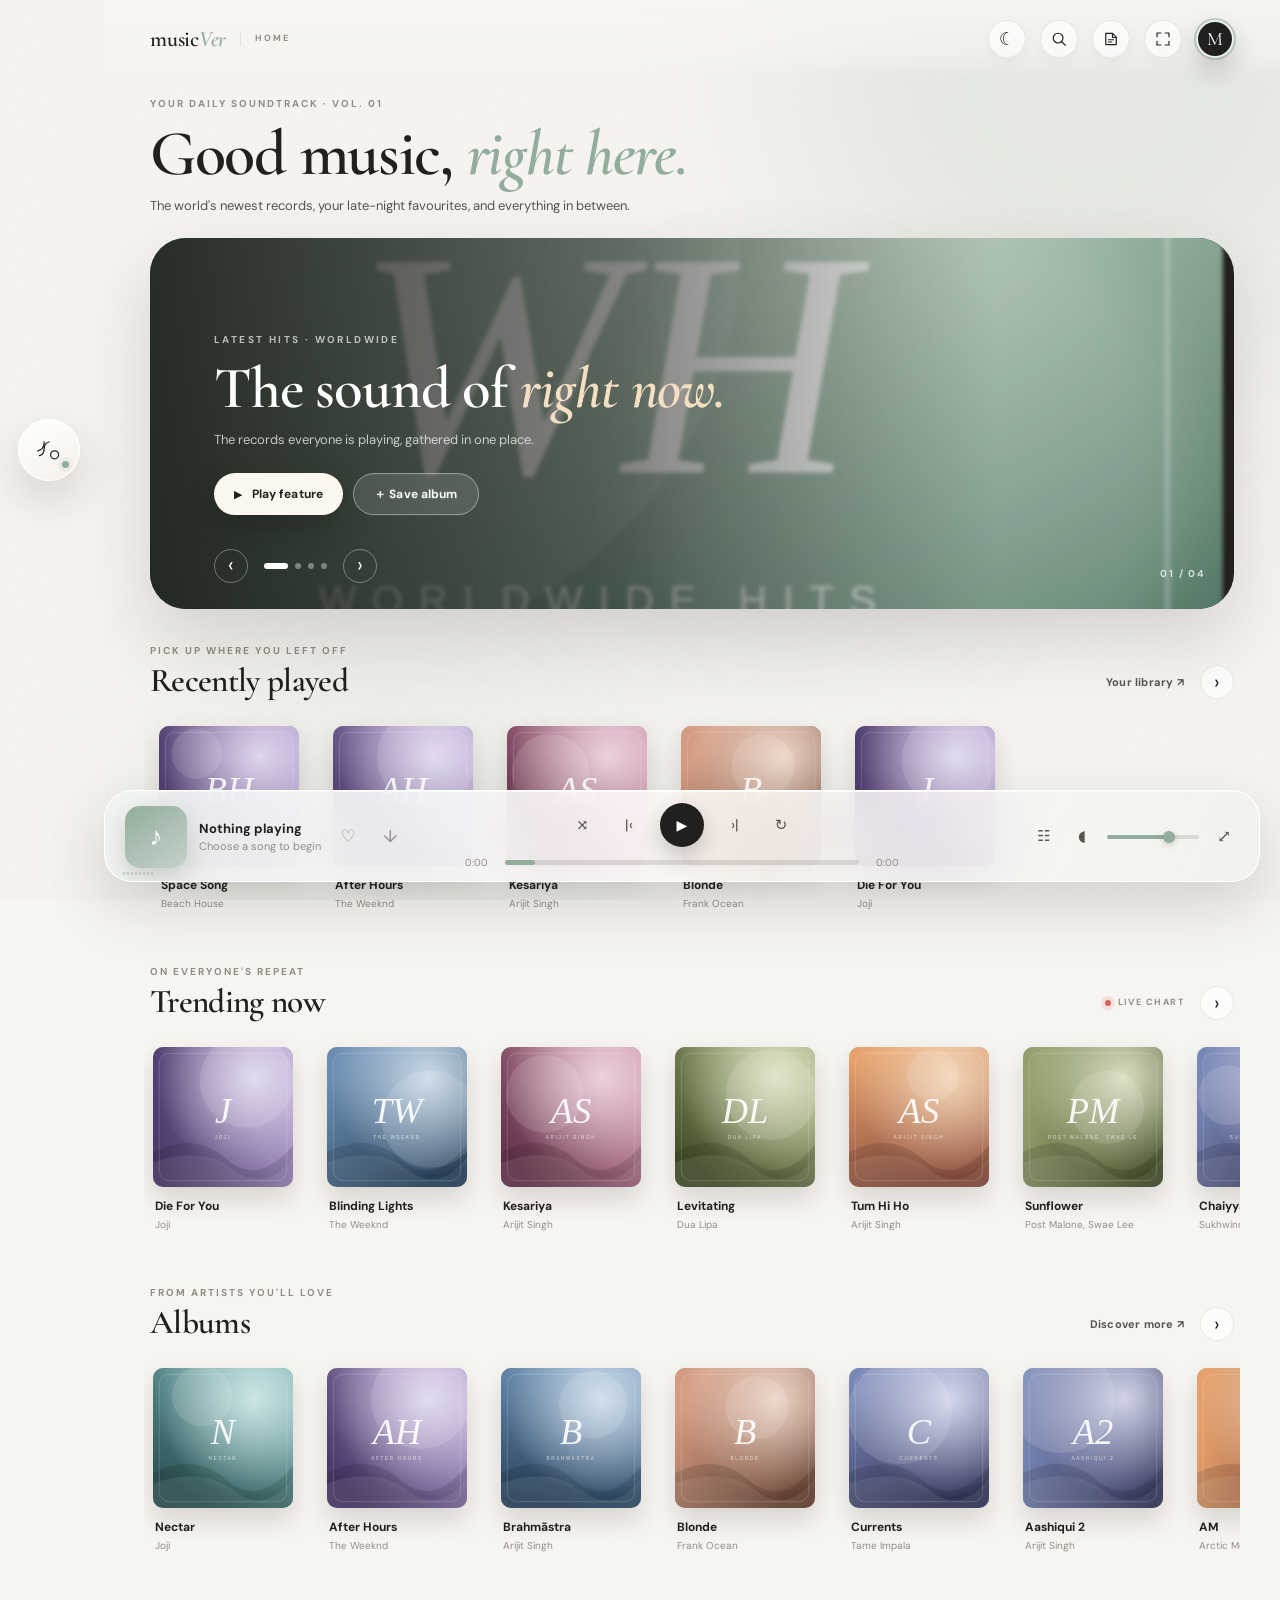
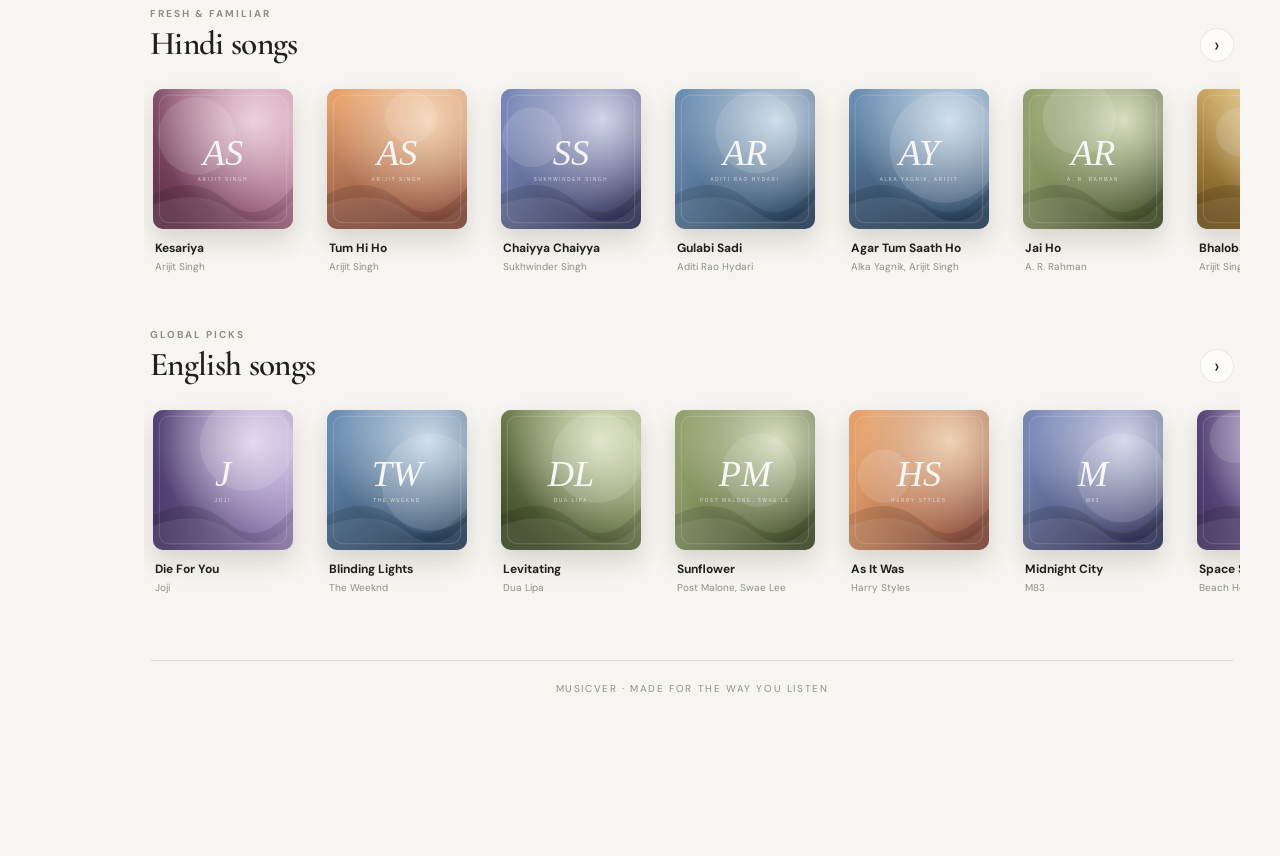
<file: f-3/index.html>
<!DOCTYPE html>
<html lang="en">

<head>
  <meta charset="UTF-8">
  <meta name="viewport" content="width=device-width, initial-scale=1.0">
  <meta name="theme-color" content="#f7f5f1">
  <title>musicVers</title>
  <link rel="preconnect" href="https://fonts.googleapis.com">
  <link rel="preconnect" href="https://fonts.gstatic.com" crossorigin>
  <link
    href="https://fonts.googleapis.com/css2?family=Cormorant+Garamond:ital,wght@0,400;0,500;0,600;1,400;1,500&family=DM+Sans:wght@400;500;600;700&display=swap"
    rel="stylesheet">
  <link rel="stylesheet" href="css/base.css">
  <link rel="stylesheet" href="css/layout.css">
  <link rel="stylesheet" href="css/components.css">
</head>

<body>
  <!-- Ambient colour is driven by the current cover art -->
  <div class="ambient" aria-hidden="true">
    <span class="ambient-orb ambient-orb--one"></span>
    <span class="ambient-orb ambient-orb--two"></span>
    <span class="ambient-orb ambient-orb--three"></span>
    <span class="grain"></span>
  </div>

  <div class="app" id="app">

    <!-- ============ musicVer dynamic island ============ -->
    <div class="edge-sensor" aria-hidden="true"></div>
    <aside class="island" id="island" aria-label="musicVer navigation">
      <button class="island-pearl" id="island-pearl" aria-label="Open musicVer navigation" aria-expanded="false">
        <svg viewBox="0 0 40 40" aria-hidden="true">
          <path d="M8 27c4-1 6-4 6-9 0-4 2-7 6-8" />
          <path d="M6 21c5-1 8-5 8-11" />
          <circle cx="27" cy="26" r="5" />
        </svg>
        <span class="pearl-pulse"></span>
      </button>

      <div class="island-panel" id="island-panel">
        <span class="island-glow island-glow--blue" aria-hidden="true"></span>
        <span class="island-glow island-glow--red" aria-hidden="true"></span>
        <div class="island-brand">
          <span class="island-brand__mark">◈</span>
          <span>musicVer</span>
        </div>
        <nav class="island-nav" aria-label="Main menu">
          <button class="island-tab is-active" data-nav="home" title="Home">
            <span class="island-tab__icon" aria-hidden="true">
              <svg viewBox="0 0 24 24"><path d="M3.5 10.5 12 3.8l8.5 6.7V20a1 1 0 0 1-1 1h-5v-6h-5v6h-5a1 1 0 0 1-1-1z" /></svg>
            </span>
            <span class="island-tab__label">Home</span>
          </button>
          <button class="island-tab" data-nav="library" title="Library">
            <span class="island-tab__icon" aria-hidden="true">
              <svg viewBox="0 0 24 24"><path d="M4 4h6v16H4zM11 4h4v16h-4zM17 6l3-.8 2.4 12.6-3 .7z" /></svg>
            </span>
            <span class="island-tab__label">Library</span>
          </button>
          <button class="island-tab" data-nav="discover" title="Discover">
            <span class="island-tab__icon" aria-hidden="true">
              <svg viewBox="0 0 24 24"><circle cx="12" cy="12" r="9" /><path d="m15.5 8.5-2 5-5 2 2-5z" /></svg>
            </span>
            <span class="island-tab__label">Discover</span>
          </button>
          <button class="island-tab" data-nav="account" title="Account">
            <span class="island-tab__icon" aria-hidden="true">
              <svg viewBox="0 0 24 24"><circle cx="12" cy="8.5" r="4" /><path d="M4.5 20c.6-4 3.5-6 7.5-6s6.9 2 7.5 6" /></svg>
            </span>
            <span class="island-tab__label">Account</span>
          </button>
        </nav>
        <div class="island-hint">MOVE TO THE EDGE</div>
      </div>
    </aside>

    <!-- ============ main stage ============ -->
    <main class="stage">
      <header class="stage-top">
        <div class="stage-top__left">
          <span class="wordmark">music<span>Ver</span></span>
          <span class="crumb" id="crumb">HOME</span>
        </div>
        <div class="stage-top__right">
          <button class="round-icon theme-toggle" id="theme-toggle" aria-label="Toggle dark mode" aria-pressed="false" title="Switch to dark mode">
            <span class="theme-toggle__glyph" aria-hidden="true">☾</span>
          </button>
          <button class="round-icon" id="top-search" aria-label="Search" title="Search">
            <svg viewBox="0 0 24 24"><circle cx="10.8" cy="10.8" r="6.5" /><path d="m16 16 4.5 4.5" /></svg>
          </button>
          <button class="round-icon" id="top-report" data-nav="report" aria-label="Report an issue" title="Report an issue">
            <svg viewBox="0 0 24 24" aria-hidden="true"><path d="M5 4.5h9l5 5V19a.5.5 0 0 1-.5.5h-13A.5.5 0 0 1 5 19z"/><path d="M14 4.5V10h5"/><path d="M8.5 13h7M8.5 16h4.5"/></svg>
          </button>
          <button class="round-icon" id="top-flow" aria-label="Open Flow State" title="Flow State">
            <svg viewBox="0 0 24 24"><path d="M4 9V4h5M20 15v5h-5M20 9V4h-5M4 15v5h5" /></svg>
          </button>
          <button class="top-avatar" data-nav="account" aria-label="Account" id="top-avatar">M</button>
        </div>
      </header>

      <div class="pages" id="pages">

        <!-- ---------------- HOME ---------------- -->
        <section class="page is-active" id="page-home" data-page="home">
          <div class="page-intro">
            <p class="eyebrow">YOUR DAILY SOUNDTRACK · VOL. 01</p>
            <h1>Good music, <em>right here.</em></h1>
            <p class="page-intro__sub">The world's newest records, your late-night favourites, and everything in between.</p>
          </div>

          <!-- Cinematic slider -->
          <section class="hero" id="hero" aria-label="Featured music">
            <div class="hero-track" id="hero-track"></div>
            <div class="hero-shade" aria-hidden="true"></div>
            <div class="hero-content">
              <p class="hero-eyebrow" id="hero-eyebrow">LATEST HITS</p>
              <h2 id="hero-title">The sound of right now.</h2>
              <p class="hero-copy" id="hero-copy">Fresh from studios around the world.</p>
              <div class="hero-actions">
                <button class="btn btn--cream" id="hero-play"><span class="btn__glyph">▶</span> Play feature</button>
                <button class="btn btn--ghost-light" id="hero-save">＋ Save album</button>
              </div>
            </div>
            <div class="hero-controls">
              <button class="hero-arrow" id="hero-prev" aria-label="Previous slide">‹</button>
              <div class="hero-dots" id="hero-dots"></div>
              <button class="hero-arrow" id="hero-next" aria-label="Next slide">›</button>
            </div>
            <div class="hero-index" id="hero-index">01 / 04</div>
          </section>

          <section class="shelf" id="shelf-recent">
            <div class="shelf-head">
              <div>
                <p class="eyebrow">PICK UP WHERE YOU LEFT OFF</p>
                <h2>Recently played</h2>
              </div>
              <div class="shelf-tools">
                <button class="link-btn" data-nav="library">Your library ↗</button>
                <button class="rail-arrow" data-rail="recently-played" aria-label="Scroll recently played">›</button>
              </div>
            </div>
            <div class="rail rail--songs" id="recently-played"></div>
          </section>

          <section class="shelf" id="shelf-trending">
            <div class="shelf-head">
              <div>
                <p class="eyebrow">ON EVERYONE'S REPEAT</p>
                <h2>Trending now</h2>
              </div>
              <div class="shelf-tools">
                <span class="live-tag"><i></i> LIVE CHART</span>
                <button class="rail-arrow" data-rail="trending-now" aria-label="Scroll trending songs">›</button>
              </div>
            </div>
            <div class="rail rail--songs" id="trending-now"></div>
          </section>

          <section class="shelf" id="shelf-albums">
            <div class="shelf-head">
              <div>
                <p class="eyebrow">FROM ARTISTS YOU'LL LOVE</p>
                <h2>Albums</h2>
              </div>
              <div class="shelf-tools">
                <button class="link-btn" data-nav="discover">Discover more ↗</button>
                <button class="rail-arrow" data-rail="albums-all" aria-label="Scroll albums">›</button>
              </div>
            </div>
            <div class="rail" id="albums-all"></div>
          </section>

          <section class="shelf" id="shelf-hindi">
            <div class="shelf-head">
              <div>
                <p class="eyebrow">FRESH &amp; FAMILIAR</p>
                <h2>Hindi songs</h2>
              </div>
              <div class="shelf-tools">
                <button class="rail-arrow" data-rail="hindi-songs" aria-label="Scroll Hindi songs">›</button>
              </div>
            </div>
            <div class="rail rail--songs" id="hindi-songs"></div>
          </section>

          <section class="shelf" id="shelf-english">
            <div class="shelf-head">
              <div>
                <p class="eyebrow">GLOBAL PICKS</p>
                <h2>English songs</h2>
              </div>
              <div class="shelf-tools">
                <button class="rail-arrow" data-rail="english-songs" aria-label="Scroll English songs">›</button>
              </div>
            </div>
            <div class="rail rail--songs" id="english-songs"></div>
          </section>

          <footer class="page-foot">musicVer · made for the way you listen</footer>
        </section>

        <!-- ---------------- DISCOVER ---------------- -->
        <section class="page" id="page-discover" data-page="discover">
          <div class="discover-hero">
            <span class="search-glow search-glow--blue" aria-hidden="true"></span>
            <span class="search-glow search-glow--red" aria-hidden="true"></span>
            <p class="eyebrow">DISCOVER · SEARCH THE WORLD OF MUSIC</p>
            <form class="search-bar" id="search-form" autocomplete="off">
              <svg class="search-bar__icon" viewBox="0 0 24 24" aria-hidden="true"><circle cx="10.5" cy="10.5" r="6.5" /><path d="m15.5 15.5 5 5" /></svg>
              <input type="text" id="search-input" placeholder=" songs, artists, albums…" aria-label="Search songs, artists or albums">
              <button type="button" class="search-bar__clear" id="search-clear" aria-label="Clear search" hidden>×</button>
              <button type="submit" class="search-bar__button">Search</button>
              <div class="recent-popover" id="recent-searches" hidden></div>
            </form>
            <p class="search-hint">start search with Music Ablums and Artist Name</p>
            <div class="quick-tags" id="quick-tags">
              <span>Try</span>
              <button data-query="Die For You Joji">Die For You</button>
              <button data-query="Kesariya">Kesariya</button>
              <button data-query="Blinding Lights">Blinding Lights</button>
              <button data-query="The Weeknd">The Weeknd</button>
            </div>
          </div>

          <section class="results" id="results" hidden>
            <div class="shelf-head">
              <div>
                <p class="eyebrow" id="results-eyebrow">SEARCH RESULTS</p>
                <h2 id="results-heading">Top matches</h2>
              </div>
              <span class="results-status" id="search-status"></span>
            </div>
            <div class="results-block">
              <h3 class="results-label"><span>01</span> Top matched songs</h3>
              <div class="results-songs-split">
                <div class="song-list song-list--detail" id="result-songs-a"></div>
                <div class="song-list song-list--detail" id="result-songs-b"></div>
              </div>
              <button class="btn btn--outline load-more" id="load-more-songs" hidden>Load more songs ↓</button>
            </div>
            <div class="results-block">
              <h3 class="results-label"><span>02</span> Artists</h3>
              <div class="artist-list" id="result-artists"></div>
            </div>
            <div class="results-block">
              <h3 class="results-label"><span>03</span> Albums</h3>
              <div class="mini-grid" id="result-albums"></div>
            </div>
          </section>

          <section class="shelf" id="discover-genres">
            <div class="shelf-head">
              <div>
                <p class="eyebrow">PICK A MOOD</p>
                <h2>Browse by feeling</h2>
              </div>
            </div>
            <div class="chip-row" id="genre-chips"></div>
          </section>
        </section>

        <!-- ---------------- LIBRARY ---------------- -->
        <section class="page" id="page-library" data-page="library">
          <div class="page-intro page-intro--tight">
            <p class="eyebrow">YOUR MUSIC, YOUR RULES</p>
            <h1>The <em>Library.</em></h1>
            <p class="page-intro__sub">Everything you've loved, saved and built — in one quiet corner.</p>
          </div>

          <div class="library-tiles">
            <button class="lib-tile lib-tile--liked" data-library-tab="liked">
              <span class="lib-tile__icon">♥</span>
              <span class="lib-tile__copy"><strong>Liked</strong><small id="liked-count">0 songs</small></span>
              <span class="lib-tile__arrow">↗</span>
            </button>
            <button class="lib-tile lib-tile--saved" data-library-tab="saved">
              <span class="lib-tile__icon">↓</span>
              <span class="lib-tile__copy"><strong>Saved</strong><small id="saved-count">0 albums</small></span>
              <span class="lib-tile__arrow">↗</span>
            </button>
            <button class="lib-tile lib-tile--create" id="lib-create">
              <span class="lib-tile__icon">＋</span>
              <span class="lib-tile__copy"><strong>Create playlist</strong><small>Start something new</small></span>
              <span class="lib-tile__arrow">↗</span>
            </button>
          </div>

          <div class="library-content">
            <div class="library-tabs" id="library-tabs">
              <button class="library-tab is-active" data-library-tab="playlists">Your playlist</button>
              <button class="library-tab" data-library-tab="liked">Liked</button>
              <button class="library-tab" data-library-tab="saved">Saved</button>
              <button class="library-tab" data-library-tab="local">Local songs</button>
            </div>
            <button class="add-round" id="add-playlist" aria-label="Create playlist" title="Create a playlist">＋</button>
            <div class="library-panel" id="library-panel"></div>
          </div>

          <footer class="page-foot">Tip · use the ↓ button on any album to save it here</footer>
        </section>

        <!-- ---------------- PLAYLIST DETAIL ---------------- -->
        <section class="page" id="page-playlist" data-page="playlist">
          <div class="playlist-head">
            <button class="back-btn" data-nav="library">← Library</button>
            <div class="playlist-head__cover" id="playlist-head-cover">♪</div>
            <div class="playlist-head__copy">
              <p class="eyebrow">YOUR PLAYLIST</p>
              <h1 id="playlist-head-title">Playlist</h1>
              <p id="playlist-head-meta">0 songs</p>
              <div class="playlist-head__actions">
                <button class="btn btn--dark" id="playlist-play"><span>▶</span> Play all</button>
                <button class="btn btn--outline" id="playlist-cover">Change cover</button>
                <button class="btn btn--outline" id="playlist-rename">Rename</button>
                <button class="btn btn--danger-ghost" id="playlist-delete">Delete</button>
              </div>
            </div>
          </div>
          <div class="song-list song-list--detail" id="playlist-songs"></div>
          <div class="playlist-add">
            <h3>Add a song</h3>
            <p>Search above in Discover, then use “…” → Add to playlist.</p>
            <button class="btn btn--outline" data-nav="discover">Go to Discover ↗</button>
          </div>
        </section>

        <!-- ---------------- ALBUM OVERVIEW ---------------- -->
        <section class="page" id="page-album" data-page="album">
          <button class="back-btn" id="album-back">← Back</button>
          <div class="playlist-head">
            <div class="playlist-head__cover" id="album-head-cover">♪</div>
            <div class="playlist-head__copy">
              <p class="eyebrow">ALBUM OVERVIEW</p>
              <h1 id="album-head-title">Album</h1>
              <p id="album-head-meta">0 songs</p>
              <div class="playlist-head__actions">
                <button class="btn btn--dark" id="album-play"><span>▶</span> Play album</button>
                <button class="btn btn--outline" id="album-save">↓ Save album</button>
              </div>
              <p class="album-note">Read-only collection · the title and cover come from the catalogue.</p>
            </div>
          </div>
          <div class="song-list song-list--detail" id="album-songs"></div>
        </section>

        <!-- ---------------- ARTIST DETAIL ---------------- -->
        <section class="page" id="page-artist" data-page="artist">
          <button class="back-btn" data-nav="discover">← Back to search</button>
          <div class="artist-hero" id="artist-hero">
            <div class="artist-hero__placeholder">Loading artist…</div>
          </div>

          <div class="results-block artist-section">
            <div class="shelf-head">
              <div>
                <p class="eyebrow">THE ESSENTIALS</p>
                <h2>Popular songs</h2>
              </div>
              <button class="btn btn--dark" id="artist-play-all"><span>▶</span> Play all</button>
            </div>
            <div class="song-list song-list--detail" id="artist-songs"></div>
            <button class="btn btn--outline load-more" id="artist-load-more" hidden>Load more songs ↓</button>
          </div>

          <div class="results-block artist-section">
            <h3 class="results-label"><span>01</span> Albums</h3>
            <div class="grid-rail" id="artist-albums"></div>
          </div>
          <div class="results-block artist-section" id="artist-singles-block" hidden>
            <h3 class="results-label"><span>02</span> Singles</h3>
            <div class="grid-rail" id="artist-singles"></div>
          </div>
          <div class="results-block artist-section" id="artist-similar-block" hidden>
            <h3 class="results-label"><span>03</span> Fans also like</h3>
            <div class="artist-list" id="artist-similar"></div>
          </div>
          <div class="results-block artist-section" id="artist-playlists-block" hidden>
            <h3 class="results-label"><span>04</span> Featured playlists</h3>
            <div class="grid-rail" id="artist-playlists"></div>
          </div>
        </section>

        <!-- ---------------- REPORT ---------------- -->
        <section class="page" id="page-report" data-page="report">
          <div class="page-intro page-intro--tight">
            <p class="eyebrow">WE’RE LISTENING</p>
            <h1>Report an <em>issue.</em></h1>
            <p class="page-intro__sub">Found a bug or something that doesn’t feel right? Tell us and we’ll look into it.</p>
          </div>

          <div class="report-shell">
            <div class="report-visual" aria-hidden="true">
              <div class="report-visual__art">
                <svg viewBox="0 0 420 520" fill="none" xmlns="http://www.w3.org/2000/svg">
                  <defs>
                    <linearGradient id="report-bg" x1="30" y1="10" x2="390" y2="510" gradientUnits="userSpaceOnUse">
                      <stop stop-color="#0b0e14"/>
                      <stop offset="0.52" stop-color="#161d28"/>
                      <stop offset="1" stop-color="#05070a"/>
                    </linearGradient>
                    <linearGradient id="report-silver" x1="20" y1="0" x2="400" y2="0" gradientUnits="userSpaceOnUse">
                      <stop stop-color="#eef4fc" stop-opacity=".12"/>
                      <stop offset="0.3" stop-color="#dce6f2" stop-opacity=".9"/>
                      <stop offset="0.55" stop-color="#ffffff"/>
                      <stop offset="0.78" stop-color="#c2cedd" stop-opacity=".75"/>
                      <stop offset="1" stop-color="#9aa8ba" stop-opacity=".14"/>
                    </linearGradient>
                    <linearGradient id="musicver-silver" x1="130" y1="310" x2="290" y2="350" gradientUnits="userSpaceOnUse">
                      <stop stop-color="#ffffff"/>
                      <stop offset="0.5" stop-color="#d8e2ee"/>
                      <stop offset="1" stop-color="#8e9bad"/>
                    </linearGradient>
                    <radialGradient id="report-halo" cx="0" cy="0" r="1" gradientTransform="translate(210 214) rotate(90) scale(190 230)" gradientUnits="userSpaceOnUse">
                      <stop stop-color="#c9d8ea" stop-opacity=".24"/>
                      <stop offset="1" stop-color="#c9d8ea" stop-opacity="0"/>
                    </radialGradient>
                    <pattern id="report-dot-grid" width="18" height="18" patternUnits="userSpaceOnUse">
                      <circle cx="1.5" cy="1.5" r="1" fill="#dce6f2" fill-opacity=".12"/>
                    </pattern>
                    <filter id="report-glow" x="-30%" y="-30%" width="160%" height="160%">
                      <feGaussianBlur stdDeviation="7" result="blur"/>
                      <feMerge><feMergeNode in="blur"/><feMergeNode in="SourceGraphic"/></feMerge>
                    </filter>
                  </defs>
                  <rect width="420" height="520" rx="28" fill="url(#report-bg)"/>
                  <rect width="420" height="520" rx="28" fill="url(#report-dot-grid)"/>
                  <ellipse cx="210" cy="214" rx="205" ry="180" fill="url(#report-halo)"/>
                  <g filter="url(#report-glow)" stroke="url(#report-silver)" fill="none" stroke-linecap="round">
                    <path d="M-20 158c60-42 110 38 170 0s110 38 170 0 110 38 170 0" stroke-width="1.8" stroke-dasharray="1 22" opacity=".38"/>
                    <path d="M-20 190c60-52 110 48 170 0s110 48 170 0 110 48 170 0" stroke-width="3.6" stroke-dasharray="1 13"/>
                    <path d="M-20 224c60-52 110 48 170 0s110 48 170 0 110 48 170 0" stroke-width="2.8" stroke-dasharray="1 16" opacity=".72"/>
                    <path d="M-20 258c60-52 110 48 170 0s110 48 170 0 110 48 170 0" stroke-width="2.1" stroke-dasharray="1 20" opacity=".46"/>
                  </g>
                  <circle cx="210" cy="212" r="14" fill="none" stroke="#ffffff" stroke-opacity=".35"/>
                  <circle cx="210" cy="212" r="4.5" fill="#ffffff"/>
                  <text x="210" y="344" text-anchor="middle" fill="url(#musicver-silver)" font-family="Georgia, 'Times New Roman', serif" font-size="46" letter-spacing="2" style="paint-order:stroke;stroke:#05070a;stroke-width:4px;stroke-opacity:.6">MusicVer</text>
                  <text x="210" y="374" text-anchor="middle" fill="#aebbcb" font-family="Arial, sans-serif" font-size="9.5" letter-spacing="5">REPORT · REFINE · REPLAY</text>
                  <rect x="130" y="404" width="160" height="1" fill="url(#report-silver)" opacity=".45"/>
                  <g fill="#dce6f2" opacity=".6">
                    <circle cx="176" cy="432" r="2"/>
                    <circle cx="210" cy="432" r="2"/>
                    <circle cx="244" cy="432" r="2"/>
                  </g>
                </svg>
              </div>
              <div class="report-visual__copy">
                <p class="eyebrow">MUSICVER SUPPORT</p>
                <h2>Help us make every session smoother.</h2>
                <p>Share what happened and we’ll use your report to improve playback, discovery, and the overall experience.</p>
              </div>
            </div>

            <div class="report-panel">
              <form class="report-form" id="report-form" novalidate>
                <div class="report-field">
                  <label class="field-label" for="report-name">Name <span>(optional)</span></label>
                  <input type="text" id="report-name" name="name" maxlength="80" placeholder="Your name">
                </div>
                <div class="report-field">
                  <label class="field-label" for="report-email">Email <span>(required)</span></label>
                  <input type="email" id="report-email" name="email" required placeholder="you@example.com" autocomplete="email">
                </div>
                <div class="report-field">
                  <label class="field-label" for="report-description">Bug description <span>(required)</span></label>
                  <textarea id="report-description" name="description" required rows="7" maxlength="4000" placeholder="What happened? What were you doing when the issue occurred?"></textarea>
                </div>
                <p class="field-note report-note">Reports are sent to <strong>r91128577@gmail.com</strong> with the subject <strong>MusicVer report</strong>.</p>
                <p class="report-error" id="report-error" hidden></p>
                <div class="report-actions">
                  <button type="submit" class="btn btn--dark" id="report-submit">Send report</button>
                  <button type="button" class="btn btn--outline" data-nav="home">Back to home</button>
                </div>
              </form>

              <div class="report-thanks" id="report-thanks" hidden>
                <span class="report-thanks__icon" aria-hidden="true">✓</span>
                <p class="eyebrow">THANK YOU</p>
                <h3>Thanks for helping improve MusicVer.</h3>
                <p>Your email draft is ready to send to <strong>r91128577@gmail.com</strong>. We appreciate you taking the time to report this.</p>
                <button type="button" class="btn btn--outline" id="report-another">Report another issue</button>
              </div>
            </div>
          </div>
        </section>

        <!-- ---------------- ACCOUNT ---------------- -->
        <section class="page" id="page-account" data-page="account">
          <div class="page-intro page-intro--tight">
            <p class="eyebrow">MADE PERSONAL</p>
            <h1>Your <em>Account.</em></h1>
            <p class="page-intro__sub">Small things that make musicVer feel like yours.</p>
          </div>

          <div class="account-grid">
            <div class="account-card account-card--profile">
              <div class="account-avatar" id="account-avatar">M</div>
              <div class="account-card__body">
                <p class="eyebrow">LOCAL PROFILE</p>
                <label class="field-label" for="profile-name">Display name</label>
                <div class="field-row">
                  <input type="text" id="profile-name" maxlength="32" placeholder="Your name">
                  <button class="btn btn--dark" id="profile-save">Save</button>
                </div>
                <p class="field-note" id="account-status">Stored on this device only.</p>
                <div class="picture-actions">
                  <button class="btn btn--outline" id="choose-avatar">Choose profile picture</button>
                  <button class="btn btn--danger-ghost" id="remove-avatar" hidden>Remove picture</button>
                </div>
                <p class="field-note">Your picture is cropped to a circle. Drag and zoom to frame it.</p>
              </div>
            </div>

            <div class="account-card">
              <p class="eyebrow">LOOK &amp; FEEL</p>
              <h3>Make it yours</h3>
              <label class="switch-row">
                <span><strong>Dark mode</strong><small>Flip the whole layout into a darker room</small></span>
                <input type="checkbox" id="setting-dark"><span class="switch"></span>
              </label>
              <label class="switch-row">
                <span><strong>Flow State on play</strong><small>Open the immersive view when a song starts</small></span>
                <input type="checkbox" id="setting-flow-auto"><span class="switch"></span>
              </label>
              <label class="switch-row">
                <span><strong>Cover-coloured ambience</strong><small>Tint the room with the current artwork</small></span>
                <input type="checkbox" id="setting-ambience" checked><span class="switch"></span>
              </label>
              <label class="switch-row">
                <span><strong>Remember searches</strong><small>Keep your recent searches in Discover</small></span>
                <input type="checkbox" id="setting-history" checked><span class="switch"></span>
              </label>
            </div>

            <div class="account-card">
              <p class="eyebrow">YOUR DATA</p>
              <h3>Housekeeping</h3>
              <div class="account-actions">
                <button class="btn btn--outline" id="clear-searches">Clear recent searches</button>
                <button class="btn btn--outline" id="clear-history">Clear listening history</button>
                <button class="btn btn--outline" id="choose-folder">Choose music folder</button>
              </div>
              <p class="field-note" id="folder-path">Local library folder: not set</p>
            </div>

            <div class="account-card account-card--soon">
              <p class="eyebrow">COMING SOON</p>
              <div class="soon-grid">
                <div class="soon-item"><span>☁</span><strong>Cloud sync</strong><small>Coming soon</small></div>
                <div class="soon-item"><span>◉</span><strong>Connected devices</strong><small>Coming soon</small></div>
                <div class="soon-item"><span>✎</span><strong>Lyrics studio</strong><small>Coming soon</small></div>
                <div class="soon-item"><span>◎</span><strong>Equaliser</strong><small>Coming soon</small></div>
              </div>
            </div>
          </div>
        </section>

      </div>
    </main>

    <!-- ============ player ============ -->
    <footer class="player" id="player" title="Double-click for Flow State">
      <div class="player-track">
        <button class="player-art" id="player-cover" aria-label="Open Flow State">♪</button>
        <div class="player-track__copy">
          <strong id="player-title">Nothing playing</strong>
          <span id="player-artist">Choose a song to begin</span>
        </div>
        <button class="icon-toggle" id="player-like" aria-label="Like current song" aria-pressed="false">♡</button>
        <button class="icon-toggle icon-toggle--save" id="player-save" aria-label="Save current album" aria-pressed="false">↓</button>
      </div>

      <div class="player-center">
        <div class="player-controls">
          <button class="control" id="shuffle" aria-label="Shuffle" title="Shuffle">⤨</button>
          <button class="control" id="previous" aria-label="Previous" title="Previous">|‹</button>
          <button class="play-main" id="main-play" aria-label="Play" title="Play / pause">▶</button>
          <button class="control" id="next" aria-label="Next" title="Next">›|</button>
          <button class="control" id="repeat" aria-label="Repeat" title="Repeat: off">↻</button>
        </div>
        <div class="seek-row">
          <span id="current-time">0:00</span>
          <div class="seek" id="seek" role="slider" aria-label="Seek" aria-valuemin="0" aria-valuemax="100" aria-valuenow="0" tabindex="0">
            <span class="seek__fill" id="seek-fill"></span>
            <span class="seek__knob" id="seek-knob"></span>
          </div>
          <span id="total-time">0:00</span>
        </div>
      </div>

      <div class="player-extra">
        <button class="control" id="queue-toggle" aria-label="Queue" title="Queue">☷</button>
        <button class="control" id="volume-icon" aria-label="Mute" title="Mute">◖</button>
        <input type="range" id="volume" min="0" max="100" value="70" aria-label="Volume">
        <button class="control control--flow" id="flow-launch" aria-label="Flow State" title="Flow State">⤢</button>
      </div>

      <div class="player-wave" aria-hidden="true">
        <span></span><span></span><span></span><span></span><span></span><span></span><span></span><span></span>
      </div>
    </footer>

    <!-- ============ queue ============ -->
    <aside class="queue-drawer" id="queue-drawer" aria-label="Play queue" aria-hidden="true" hidden>
      <div class="queue-shine" aria-hidden="true"></div>
      <div class="queue-head">
        <div class="queue-head__copy">
          <p class="eyebrow">UP NEXT</p>
          <h2>Play queue</h2>
          <span class="queue-count" id="queue-count">0 songs</span>
        </div>
        <button class="round-icon queue-close" id="queue-close" aria-label="Close queue" title="Close queue">×</button>
      </div>
      <div class="queue-now" id="queue-now">
        <div class="queue-now__empty">Nothing playing yet</div>
      </div>
      <div class="queue-list" id="queue-list"></div>
    </aside>

    <!-- ============ flow state ============ -->
    <div class="flow" id="flow" aria-hidden="true">
      <div class="flow-bg" id="flow-bg"></div>
      <div class="flow-grain" aria-hidden="true"></div>
      <button class="flow-close" id="flow-close" aria-label="Close Flow State">×</button>
      <div class="flow-inner">
        <div class="flow-visual">
          <div class="flow-halo"></div>
          <div class="flow-art" id="flow-cover">♪</div>
          <div class="flow-vinyl" aria-hidden="true"></div>
        </div>
        <div class="flow-copy">
          <p class="flow-kicker">FLOW STATE · NOW PLAYING</p>
          <h2 id="flow-title">Nothing playing</h2>
          <p class="flow-artist" id="flow-artist">Choose a song to begin</p>
          <p class="flow-album" id="flow-album"></p>
          <div class="flow-progress">
            <div class="flow-progress__bar" id="flow-progress" role="slider" aria-label="Seek" tabindex="0">
              <span id="flow-progress-fill"></span><i id="flow-progress-knob"></i>
            </div>
            <div class="flow-times"><span id="flow-current">0:00</span><span id="flow-total">0:00</span></div>
          </div>
          <div class="flow-controls">
            <button id="flow-shuffle" aria-label="Shuffle">⤨</button>
            <button id="flow-prev" aria-label="Previous">|‹</button>
            <button class="flow-play" id="flow-play" aria-label="Play or pause">▶</button>
            <button id="flow-next" aria-label="Next">›|</button>
            <button id="flow-repeat" aria-label="Repeat">↻</button>
          </div>
          <div class="flow-secondary">
            <button id="flow-like">♡ Like</button>
            <button id="flow-save">↓ Save album</button>
            <button id="flow-queue">☷ Queue</button>
          </div>
          <p class="flow-note" id="flow-note">Let the room disappear for a while.</p>
        </div>
      </div>
    </div>

    <input type="file" id="cover-file" accept="image/*" hidden>
    <input type="file" id="avatar-file" accept="image/*" hidden>
    <div class="modal-root" id="modal-root" hidden></div>
    <div class="toast-root" id="toast-root" aria-live="polite"></div>
  </div>

  <script src="js/data.js"></script>
  <script src="js/store.js"></script>
  <script src="js/api.js"></script>
  <script src="js/player.js"></script>
  <script src="js/ui.js"></script>
  <script src="js/app.js"></script>
</body>

</html>
</file>
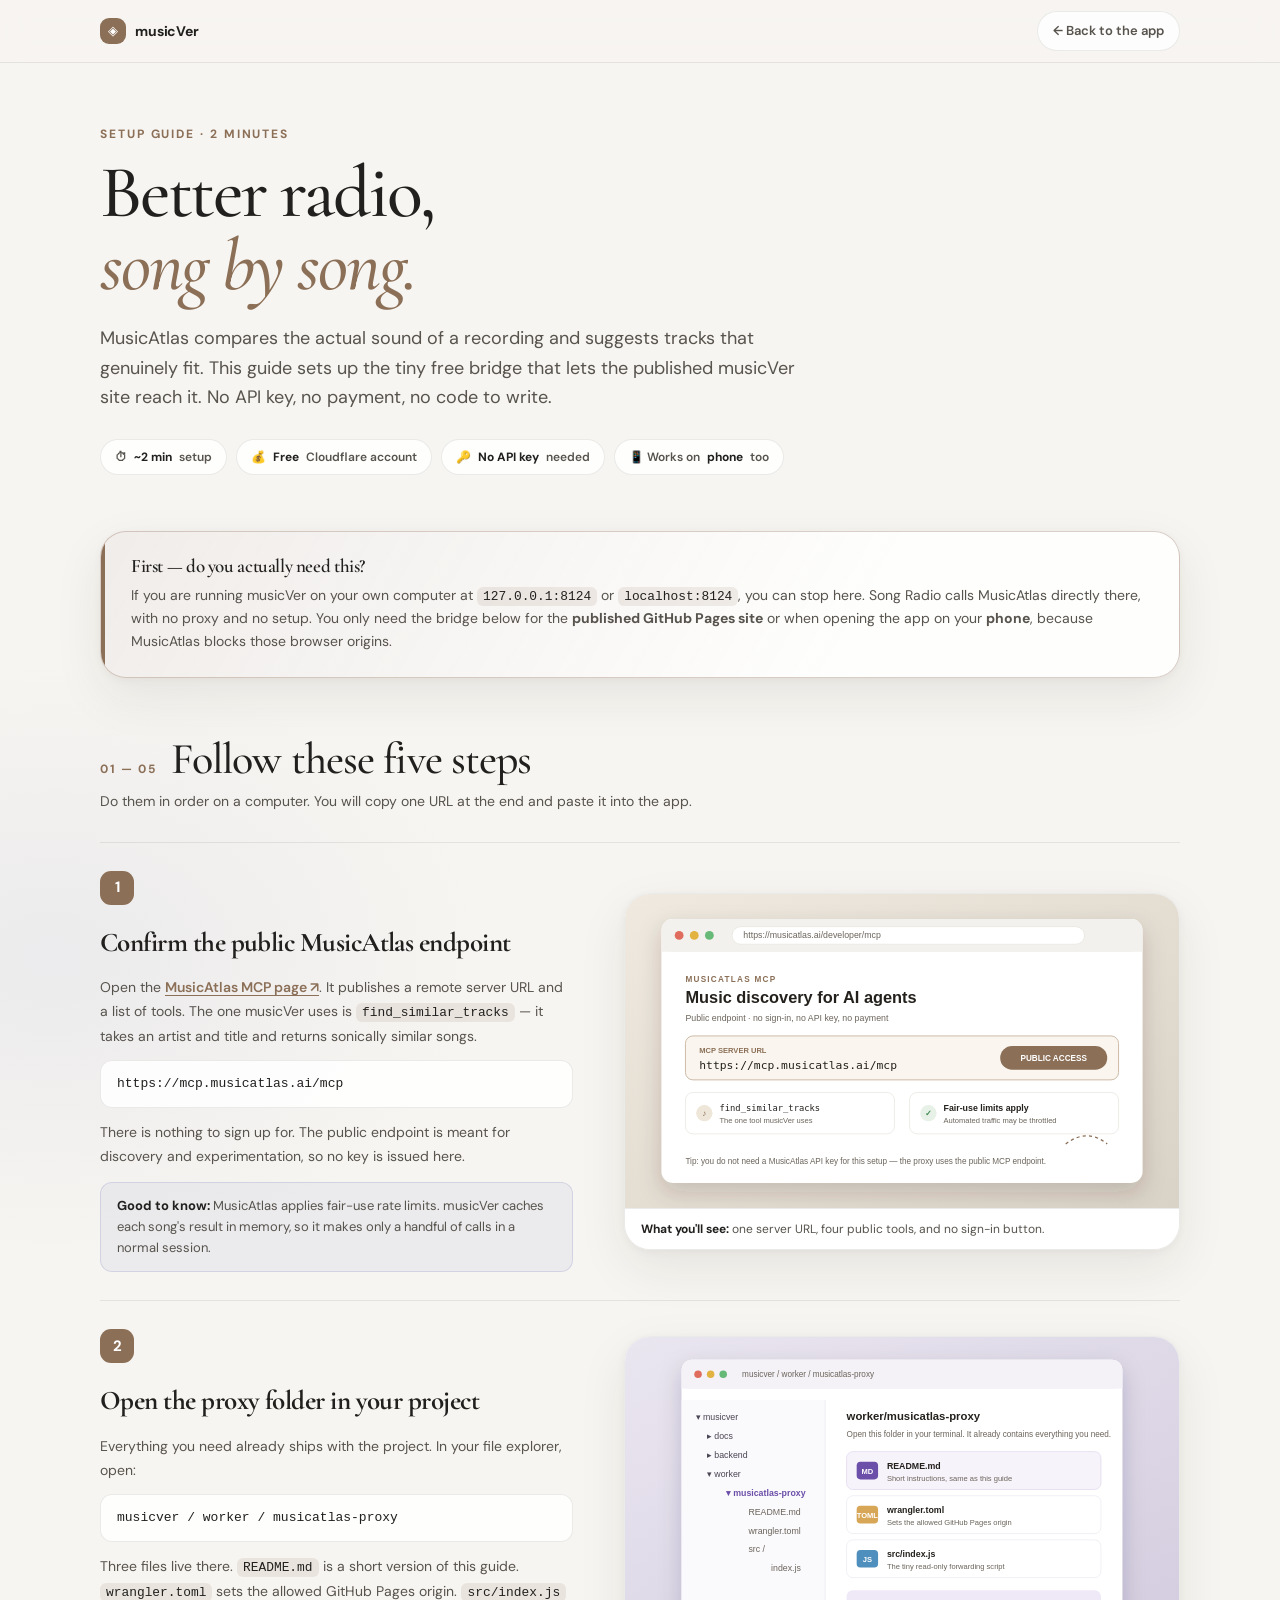
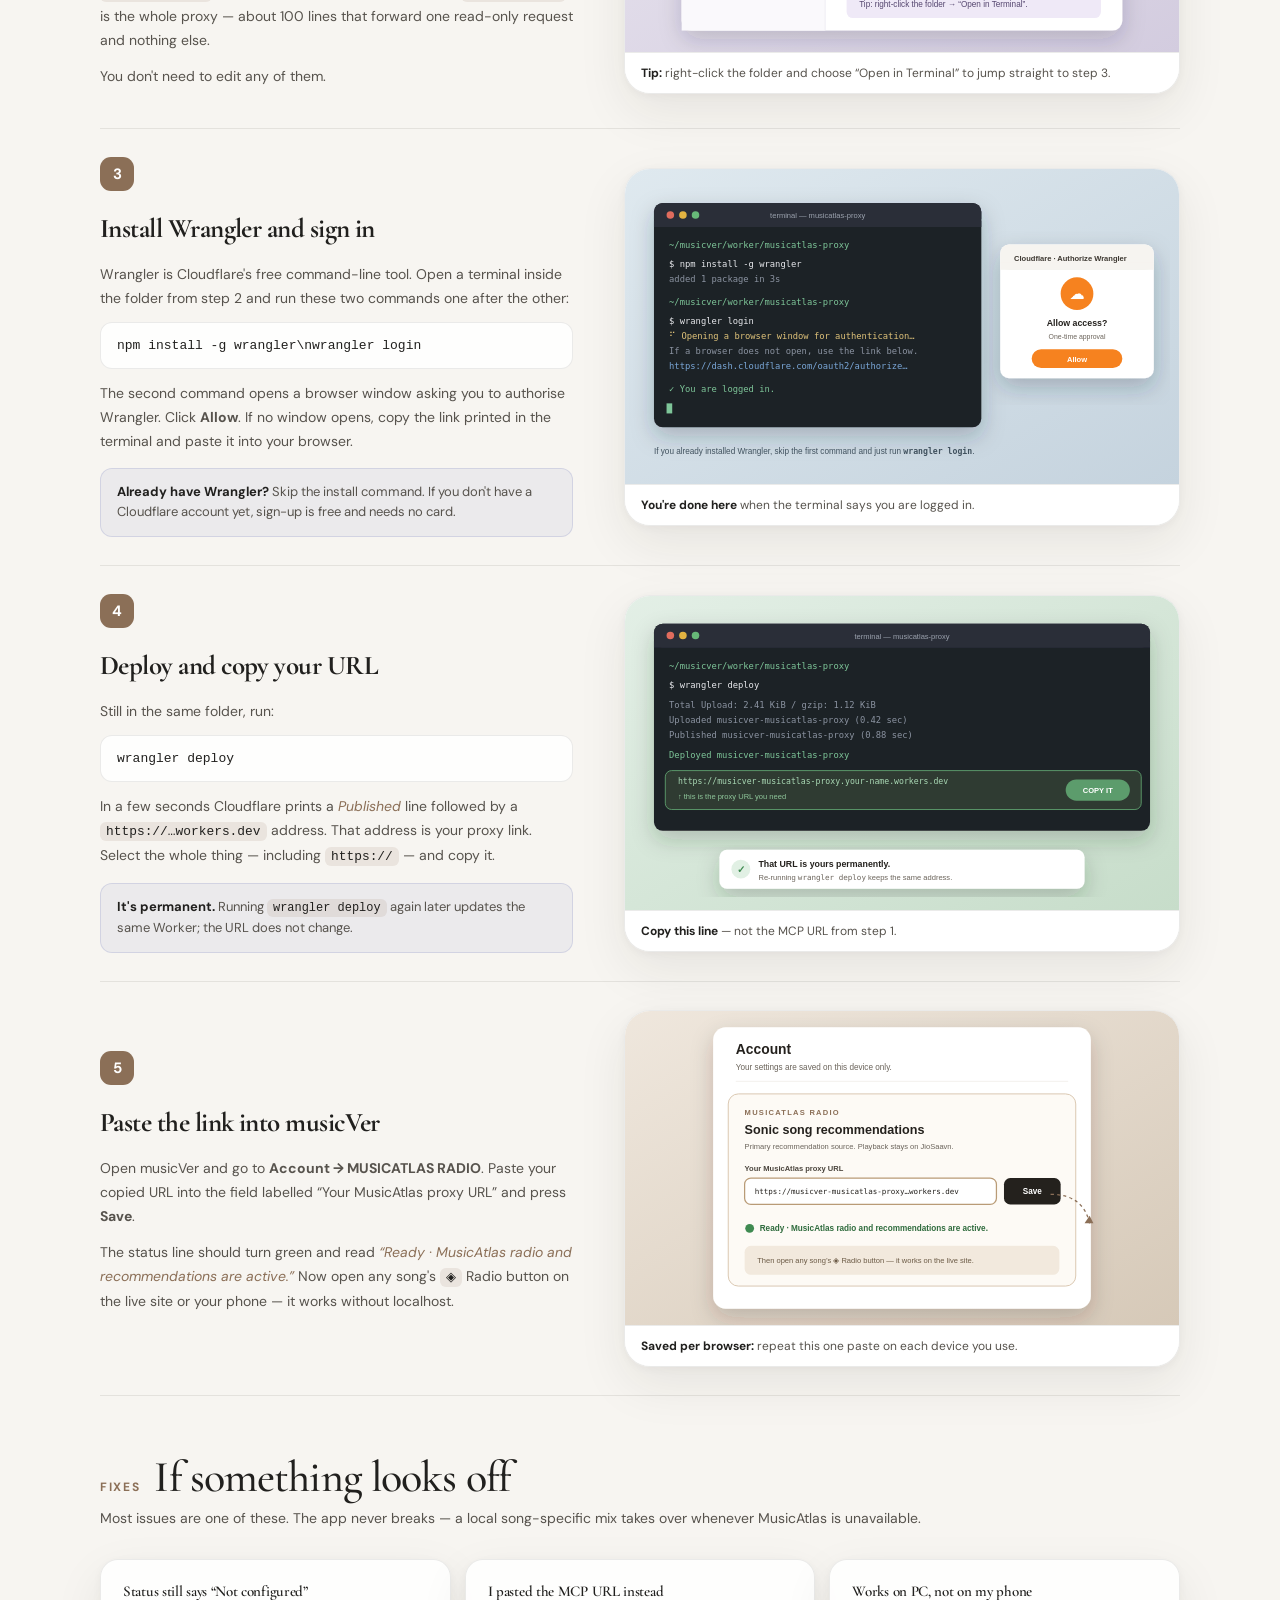
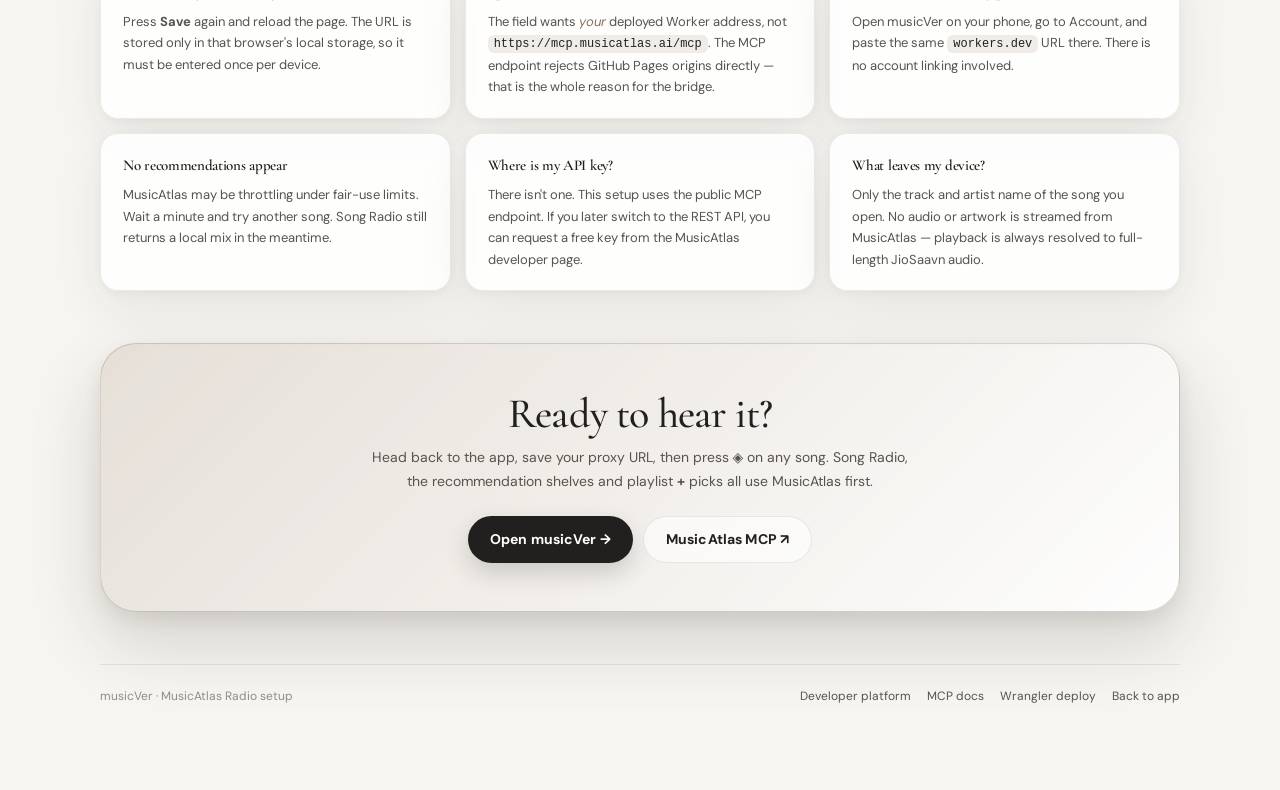
<file: docs/musicatlas-guide.html>
<!DOCTYPE html>
<html lang="en">

<head>
  <meta charset="UTF-8">
  <meta name="viewport" content="width=device-width, initial-scale=1.0">
  <meta name="theme-color" content="#f7f5f1">
  <meta name="description" content="Step-by-step illustrated guide to connect MusicAtlas Song Radio to musicVer using a free Cloudflare proxy.">
  <title>Set up MusicAtlas Radio · musicVer</title>
  <link rel="icon" type="image/png" href="pwa/icon-192.png">
  <link rel="preconnect" href="https://fonts.googleapis.com">
  <link rel="preconnect" href="https://fonts.gstatic.com" crossorigin>
  <link
    href="https://fonts.googleapis.com/css2?family=Cormorant+Garamond:ital,wght@0,400;0,500;0,600;1,400;1,500&family=DM+Sans:wght@400;500;600;700&display=swap"
    rel="stylesheet">
  <link rel="stylesheet" href="css/base.css?v=1175">
  <link rel="stylesheet" href="css/musicatlas-guide.css?v=1175">
  <script>
    /* Follow the app's saved light/dark choice. */
    (function () {
      try {
        var raw = localStorage.getItem('musicver.f3.v1');
        var theme = raw ? (JSON.parse(raw).theme || 'light') : 'light';
        document.documentElement.setAttribute('data-theme', theme);
      } catch (error) { document.documentElement.setAttribute('data-theme', 'light'); }
    })();
  </script>
</head>

<body class="mg-page">

  <header class="mg-topbar">
    <div class="mg-topbar__inner">
      <a class="mg-brand" href="index.html">
        <span class="mg-brand__mark">◈</span>
        <span>musicVer</span>
      </a>
      <a class="mg-back" href="index.html">← Back to the app</a>
    </div>
  </header>

  <main class="mg-wrap">

    <section class="mg-hero">
      <p class="mg-eyebrow">Setup guide · 2 minutes</p>
      <h1 class="mg-title">Better radio,<br><em>song by song.</em></h1>
      <p class="mg-lede">MusicAtlas compares the actual sound of a recording and suggests tracks that genuinely fit. This guide sets up the tiny free bridge that lets the published musicVer site reach it. No API key, no payment, no code to write.</p>
      <div class="mg-meta">
        <span class="mg-pill">⏱ <b>~2 min</b> setup</span>
        <span class="mg-pill">💰 <b>Free</b> Cloudflare account</span>
        <span class="mg-pill">🔑 <b>No API key</b> needed</span>
        <span class="mg-pill">📱 Works on <b>phone</b> too</span>
      </div>
    </section>

    <div class="mg-callout">
      <h2>First — do you actually need this?</h2>
      <p>If you are running musicVer on your own computer at <code>127.0.0.1:8124</code> or <code>localhost:8124</code>, you can stop here. Song Radio calls MusicAtlas directly there, with no proxy and no setup. You only need the bridge below for the <strong>published GitHub Pages site</strong> or when opening the app on your <strong>phone</strong>, because MusicAtlas blocks those browser origins.</p>
    </div>

    <div class="mg-section-head">
      <span>01 — 05</span>
      <h2>Follow these five steps</h2>
    </div>
    <p class="mg-section-sub">Do them in order on a computer. You will copy one URL at the end and paste it into the app.</p>

    <!-- STEP 1 -->
    <section class="mg-step">
      <div class="mg-step__text">
        <span class="mg-step__num">1</span>
        <h3>Confirm the public MusicAtlas endpoint</h3>
        <p>Open the <a href="https://musicatlas.ai/developer/mcp" target="_blank" rel="noopener noreferrer">MusicAtlas MCP page ↗</a>. It publishes a remote server URL and a list of tools. The one musicVer uses is <code>find_similar_tracks</code> — it takes an artist and title and returns sonically similar songs.</p>
        <span class="mg-cmd">https://mcp.musicatlas.ai/mcp</span>
        <p>There is nothing to sign up for. The public endpoint is meant for discovery and experimentation, so no key is issued here.</p>
        <div class="mg-note"><strong>Good to know:</strong> MusicAtlas applies fair-use rate limits. musicVer caches each song's result in memory, so it makes only a handful of calls in a normal session.</div>
      </div>
      <figure class="mg-step__image">
        <img src="guides/step-1-mcp.svg" alt="MusicAtlas MCP page with the public server URL and find_similar_tracks tool" width="880" height="500">
        <figcaption><strong>What you'll see:</strong> one server URL, four public tools, and no sign-in button.</figcaption>
      </figure>
    </section>

    <!-- STEP 2 -->
    <section class="mg-step">
      <div class="mg-step__text">
        <span class="mg-step__num">2</span>
        <h3>Open the proxy folder in your project</h3>
        <p>Everything you need already ships with the project. In your file explorer, open:</p>
        <span class="mg-cmd">musicver / worker / musicatlas-proxy</span>
        <p>Three files live there. <code>README.md</code> is a short version of this guide. <code>wrangler.toml</code> sets the allowed GitHub Pages origin. <code>src/index.js</code> is the whole proxy — about 100 lines that forward one read-only request and nothing else.</p>
        <p>You don't need to edit any of them.</p>
      </div>
      <figure class="mg-step__image">
        <img src="guides/step-2-folder.svg" alt="File explorer showing the worker/musicatlas-proxy folder and its three files" width="880" height="500">
        <figcaption><strong>Tip:</strong> right-click the folder and choose “Open in Terminal” to jump straight to step 3.</figcaption>
      </figure>
    </section>

    <!-- STEP 3 -->
    <section class="mg-step">
      <div class="mg-step__text">
        <span class="mg-step__num">3</span>
        <h3>Install Wrangler and sign in</h3>
        <p>Wrangler is Cloudflare's free command-line tool. Open a terminal inside the folder from step 2 and run these two commands one after the other:</p>
        <span class="mg-cmd">npm install -g wrangler\nwrangler login</span>
        <p>The second command opens a browser window asking you to authorise Wrangler. Click <strong>Allow</strong>. If no window opens, copy the link printed in the terminal and paste it into your browser.</p>
        <div class="mg-note"><strong>Already have Wrangler?</strong> Skip the install command. If you don't have a Cloudflare account yet, sign-up is free and needs no card.</div>
      </div>
      <figure class="mg-step__image">
        <img src="guides/step-3-login.svg" alt="Terminal showing npm install and wrangler login alongside a Cloudflare approval window" width="880" height="500">
        <figcaption><strong>You're done here</strong> when the terminal says you are logged in.</figcaption>
      </figure>
    </section>

    <!-- STEP 4 -->
    <section class="mg-step">
      <div class="mg-step__text">
        <span class="mg-step__num">4</span>
        <h3>Deploy and copy your URL</h3>
        <p>Still in the same folder, run:</p>
        <span class="mg-cmd">wrangler deploy</span>
        <p>In a few seconds Cloudflare prints a <em>Published</em> line followed by a <code>https://…workers.dev</code> address. That address is your proxy link. Select the whole thing — including <code>https://</code> — and copy it.</p>
        <div class="mg-note"><strong>It's permanent.</strong> Running <code>wrangler deploy</code> again later updates the same Worker; the URL does not change.</div>
      </div>
      <figure class="mg-step__image">
        <img src="guides/step-4-deploy.svg" alt="Terminal showing a successful wrangler deploy with the workers.dev URL highlighted" width="880" height="500">
        <figcaption><strong>Copy this line</strong> — not the MCP URL from step 1.</figcaption>
      </figure>
    </section>

    <!-- STEP 5 -->
    <section class="mg-step">
      <div class="mg-step__text">
        <span class="mg-step__num">5</span>
        <h3>Paste the link into musicVer</h3>
        <p>Open musicVer and go to <strong>Account → MUSICATLAS RADIO</strong>. Paste your copied URL into the field labelled “Your MusicAtlas proxy URL” and press <strong>Save</strong>.</p>
        <p>The status line should turn green and read <em>“Ready · MusicAtlas radio and recommendations are active.”</em> Now open any song's <code>◈</code> Radio button on the live site or your phone — it works without localhost.</p>
      </div>
      <figure class="mg-step__image">
        <img src="guides/step-5-app.svg" alt="MusicVer Account page with the MusicAtlas proxy URL saved and a ready status" width="880" height="500">
        <figcaption><strong>Saved per browser:</strong> repeat this one paste on each device you use.</figcaption>
      </figure>
    </section>

    <div class="mg-section-head">
      <span>Fixes</span>
      <h2>If something looks off</h2>
    </div>
    <p class="mg-section-sub">Most issues are one of these. The app never breaks — a local song-specific mix takes over whenever MusicAtlas is unavailable.</p>

    <div class="mg-trouble">
      <div class="mg-trouble__card">
        <h3>Status still says “Not configured”</h3>
        <p>Press <strong>Save</strong> again and reload the page. The URL is stored only in that browser's local storage, so it must be entered once per device.</p>
      </div>
      <div class="mg-trouble__card">
        <h3>I pasted the MCP URL instead</h3>
        <p>The field wants <em>your</em> deployed Worker address, not <code>https://mcp.musicatlas.ai/mcp</code>. The MCP endpoint rejects GitHub Pages origins directly — that is the whole reason for the bridge.</p>
      </div>
      <div class="mg-trouble__card">
        <h3>Works on PC, not on my phone</h3>
        <p>Open musicVer on your phone, go to Account, and paste the same <code>workers.dev</code> URL there. There is no account linking involved.</p>
      </div>
      <div class="mg-trouble__card">
        <h3>No recommendations appear</h3>
        <p>MusicAtlas may be throttling under fair-use limits. Wait a minute and try another song. Song Radio still returns a local mix in the meantime.</p>
      </div>
      <div class="mg-trouble__card">
        <h3>Where is my API key?</h3>
        <p>There isn't one. This setup uses the public MCP endpoint. If you later switch to the REST API, you can request a free key from the MusicAtlas developer page.</p>
      </div>
      <div class="mg-trouble__card">
        <h3>What leaves my device?</h3>
        <p>Only the track and artist name of the song you open. No audio or artwork is streamed from MusicAtlas — playback is always resolved to full-length JioSaavn audio.</p>
      </div>
    </div>

    <div class="mg-cta">
      <h2>Ready to hear it?</h2>
      <p>Head back to the app, save your proxy URL, then press <strong>◈</strong> on any song. Song Radio, the recommendation shelves and playlist <strong>+</strong> picks all use MusicAtlas first.</p>
      <div class="mg-cta__actions">
        <a class="btn btn--dark" href="index.html">Open musicVer →</a>
        <a class="btn btn--outline" href="https://musicatlas.ai/developer/mcp" target="_blank" rel="noopener noreferrer">MusicAtlas MCP ↗</a>
      </div>
    </div>

    <footer class="mg-footer">
      <span>musicVer · MusicAtlas Radio setup</span>
      <nav class="mg-footer__links" aria-label="Reference links">
        <a href="https://musicatlas.ai/developer" target="_blank" rel="noopener noreferrer">Developer platform</a>
        <a href="https://musicatlas.ai/developer/mcp" target="_blank" rel="noopener noreferrer">MCP docs</a>
        <a href="https://developers.cloudflare.com/workers/wrangler/commands/#deploy" target="_blank" rel="noopener noreferrer">Wrangler deploy</a>
        <a href="index.html">Back to app</a>
      </nav>
    </footer>

  </main>

</body>

</html>
</file>
<file: docs/css/base.css>
/* ============================================================
   musicVer · base
   Classic serif display + modern, quiet interface type
   ============================================================ */

:root {
  --paper: #f7f5f1;
  --paper-deep: #efebe4;
  --ink: #21201e;
  --ink-soft: #57534d;
  --ink-faint: #928c83;
  --line: rgba(33, 32, 30, .09);
  --glass: rgba(255, 255, 255, .62);
  --glass-solid: rgba(255, 255, 255, .86);
  --glass-border: rgba(255, 255, 255, .72);
  --white: #fff;
  --shadow-soft: 0 18px 50px rgba(39, 33, 24, .08), 0 2px 8px rgba(39, 33, 24, .04);
  --shadow-lift: 0 30px 70px rgba(39, 33, 24, .16), 0 8px 18px rgba(39, 33, 24, .08);
  --radius-xl: 36px;
  --radius-lg: 26px;
  --radius-md: 18px;
  --radius-sm: 12px;
  --ease-out: cubic-bezier(.16, 1, .3, 1);
  --ease-in-out: cubic-bezier(.65, 0, .35, 1);

  /* Updated live from the current cover art */
  --accent: #8b6f57;
  --accent-rgb: 139, 111, 87;
  --accent-contrast: #fff;
  --accent-2: #c9b7a4;

  --font-display: 'Cormorant Garamond', Georgia, 'Times New Roman', serif;
  --font-ui: 'DM Sans', 'Segoe UI', system-ui, -apple-system, sans-serif;
}

/* Dark theme tokens. The flip overlay uses the same background colours. */
:root[data-theme="dark"] {
  --paper: #121317;
  --paper-deep: #191b20;
  --ink: #f4f2ed;
  --ink-soft: #c3bfb7;
  --ink-faint: #8c8981;
  /* In dark mode the hairlines become black, not white. */
  --line: rgba(0, 0, 0, .82);
  --glass: rgba(28, 30, 36, .68);
  --glass-solid: rgba(24, 26, 31, .92);
  --glass-border: rgba(0, 0, 0, .82);
  --white: #e9e8e4;
  --shadow-soft: 0 18px 50px rgba(0, 0, 0, .3), 0 2px 8px rgba(0, 0, 0, .2);
  --shadow-lift: 0 30px 70px rgba(0, 0, 0, .45), 0 8px 18px rgba(0, 0, 0, .28);
  --accent-contrast: #121317;
}

* { box-sizing: border-box; }

/* Author `display` rules must never override the HTML hidden attribute.
   This was keeping the modal blur and the queue drawer visible. */
[hidden] { display: none !important; }

html, body {
  margin: 0;
  min-height: 100%;
}

body {
  background: var(--paper);
  color: var(--ink);
  font-family: var(--font-ui);
  font-size: 14px;
  line-height: 1.5;
  -webkit-font-smoothing: antialiased;
  overflow-x: hidden;
  transition: background-color .5s ease, color .5s ease;
}

button, input, select, textarea {
  font: inherit;
  color: inherit;
}

button {
  cursor: pointer;
  border: 0;
  background: none;
  padding: 0;
}

button:focus-visible,
input:focus-visible,
[tabindex]:focus-visible {
  outline: 2px solid rgba(var(--accent-rgb), .75);
  outline-offset: 3px;
}

img { display: block; max-width: 100%; }

h1, h2, h3, h4, p { margin-top: 0; }

h1, h2, h3 {
  font-family: var(--font-display);
  font-weight: 600;
  letter-spacing: -.02em;
}

h1 {
  font-size: clamp(44px, 5vw, 76px);
  line-height: .96;
  margin-bottom: 12px;
}

h2 {
  font-size: clamp(27px, 2.6vw, 40px);
  line-height: 1.05;
  margin-bottom: 0;
}

h3 { font-size: 21px; }

em {
  font-style: italic;
  color: var(--accent);
  transition: color .5s ease;
}

.eyebrow {
  font-size: 10px;
  font-weight: 700;
  letter-spacing: .2em;
  text-transform: uppercase;
  color: var(--ink-faint);
  margin-bottom: 12px;
}

.ambient {
  position: fixed;
  inset: 0;
  pointer-events: none;
  z-index: 0;
  overflow: hidden;
  opacity: 1;
  transition: opacity .6s ease;
}

body.no-ambience .ambient { opacity: 0; }

.ambient-orb {
  position: absolute;
  border-radius: 50%;
  filter: blur(90px);
  opacity: .3;
  transition: background 1.1s ease, transform 1.4s var(--ease-out);
}

.ambient-orb--one {
  width: 46vw;
  height: 46vw;
  top: -18vw;
  right: -8vw;
  background: rgba(var(--accent-rgb), .55);
}

.ambient-orb--two {
  width: 38vw;
  height: 38vw;
  bottom: -16vw;
  left: 12vw;
  background: rgba(var(--accent-rgb), .3);
}

.ambient-orb--three {
  width: 30vw;
  height: 30vw;
  top: 34vh;
  right: 24vw;
  background: rgba(120, 148, 190, .18);
}

.grain {
  position: absolute;
  inset: 0;
  opacity: .16;
  background-image: url("data:image/svg+xml;charset=utf-8,%3Csvg xmlns='http://www.w3.org/2000/svg' width='160' height='160'%3E%3Cfilter id='n'%3E%3CfeTurbulence type='fractalNoise' baseFrequency='.85' numOctaves='3' stitchTiles='stitch'/%3E%3C/filter%3E%3Crect width='100%25' height='100%25' filter='url(%23n)' opacity='.42'/%3E%3C/svg%3E");
}

/* ---------- shared controls ---------- */

.btn {
  display: inline-flex;
  align-items: center;
  justify-content: center;
  gap: 9px;
  min-height: 42px;
  padding: 0 20px;
  border-radius: 999px;
  font-size: 12px;
  font-weight: 700;
  letter-spacing: .01em;
  transition: transform .25s var(--ease-out), background .25s ease, box-shadow .25s ease, color .25s ease;
  white-space: nowrap;
}

.btn:hover { transform: translateY(-2px); }
.btn:active { transform: translateY(0); }

.btn--dark {
  background: var(--ink);
  color: #fff;
  box-shadow: 0 10px 24px rgba(33, 32, 30, .18);
}

.btn--dark:hover { background: #000; }

.btn--cream {
  background: #fbf7ef;
  color: #222;
  box-shadow: 0 12px 30px rgba(0, 0, 0, .22);
}

.btn--ghost-light {
  background: rgba(255, 255, 255, .12);
  color: #fff;
  border: 1px solid rgba(255, 255, 255, .42);
  backdrop-filter: blur(8px);
}

.btn--outline {
  background: rgba(255, 255, 255, .6);
  border: 1px solid var(--line);
  color: var(--ink);
}

.btn--outline:hover { background: #fff; box-shadow: var(--shadow-soft); }

/* Icon-only buttons (compact album header). */
.btn--icon {
  width: 40px;
  height: 40px;
  min-height: 40px;
  padding: 0;
  gap: 0;
  font-size: 14px;
}

.btn--danger-ghost {
  color: #a54242;
  border: 1px solid rgba(165, 66, 66, .25);
  background: rgba(165, 66, 66, .05);
}

.btn__glyph { font-size: 11px; }

.round-icon {
  width: 38px;
  height: 38px;
  display: inline-grid;
  place-items: center;
  border-radius: 50%;
  background: var(--glass);
  border: 1px solid var(--line);
  box-shadow: 0 4px 14px rgba(33, 32, 30, .04);
  transition: background .2s ease, transform .2s var(--ease-out);
}

.round-icon:hover { background: #fff; transform: translateY(-2px); }
.round-icon svg { width: 18px; height: 18px; fill: none; stroke: currentColor; stroke-width: 1.6; stroke-linecap: round; stroke-linejoin: round; }

.theme-toggle__glyph {
  font-size: 18px;
  line-height: 1;
  transition: transform .4s var(--ease-out), color .4s ease;
}

.theme-toggle:hover .theme-toggle__glyph { transform: rotate(-18deg) scale(1.12); }
:root[data-theme="dark"] .theme-toggle__glyph { color: #f1c86b; }

.link-btn {
  font-size: 11px;
  font-weight: 700;
  color: var(--ink-soft);
  letter-spacing: .02em;
  transition: color .2s ease;
}

.link-btn:hover { color: var(--accent); }

.rail-arrow {
  width: 34px;
  height: 34px;
  border-radius: 50%;
  border: 1px solid var(--line);
  background: rgba(255, 255, 255, .7);
  font-size: 20px;
  line-height: 1;
  display: grid;
  place-items: center;
  transition: background .2s ease, transform .2s var(--ease-out);
}

.rail-arrow:hover { background: #fff; transform: translateX(3px); }

.switch-row {
  display: flex;
  align-items: center;
  justify-content: space-between;
  gap: 18px;
  padding: 13px 0;
  border-bottom: 1px solid var(--line);
  cursor: pointer;
}

.switch-row:last-child { border-bottom: 0; }

.switch-row strong { display: block; font-size: 13px; }
.switch-row small { display: block; color: var(--ink-faint); font-size: 11px; margin-top: 2px; }
.switch-row input { position: absolute; opacity: 0; pointer-events: none; }

.switch {
  position: relative;
  flex: 0 0 auto;
  width: 40px;
  height: 23px;
  border-radius: 999px;
  background: #dcd7cf;
  transition: background .25s ease;
}

.switch::after {
  content: '';
  position: absolute;
  width: 17px;
  height: 17px;
  border-radius: 50%;
  background: #fff;
  top: 3px;
  left: 3px;
  box-shadow: 0 2px 6px rgba(0, 0, 0, .18);
  transition: transform .25s var(--ease-out);
}

.switch-row input:checked + .switch { background: var(--accent); }
.switch-row input:checked + .switch::after { transform: translateX(17px); }

/* Advance settings entry card and range controls. */
.account-card--advanced {
  background: linear-gradient(135deg, rgba(var(--accent-rgb), .12), transparent 62%);
  border-color: rgba(var(--accent-rgb), .22);
}
.account-card--advanced .btn { margin-top: 14px; }

.setting-range { margin-top: 16px; }
.setting-range__row {
  display: grid;
  grid-template-columns: auto minmax(0, 1fr) auto;
  align-items: center;
  gap: 12px;
}
.setting-range__row span {
  font-size: 10px;
  font-weight: 700;
  letter-spacing: .12em;
  text-transform: uppercase;
  color: var(--ink-faint);
}
.setting-range input[type="range"] {
  width: 100%;
  accent-color: var(--accent);
  cursor: pointer;
}
.setting-range__value {
  margin: 10px 0 0;
  font-size: 12px;
  font-weight: 700;
  color: var(--accent);
}

/* Advance settings equalizer. The card spans the grid so five bands fit
   without squeezing the other settings or causing horizontal overflow. */
.account-card--equalizer { grid-column: 1 / -1; }
.equalizer-head {
  display: flex;
  align-items: flex-start;
  justify-content: space-between;
  gap: 16px;
}
.equalizer-head .eyebrow { margin-bottom: 6px; }
.equalizer-head h3 { margin-bottom: 0; }
.switch-row--compact {
  flex: 0 0 auto;
  padding: 0;
  border: 0;
}
.eq-toolbar {
  display: flex;
  align-items: flex-end;
  flex-wrap: wrap;
  gap: 10px;
  margin-top: 16px;
}
.eq-toolbar .field-label { margin-bottom: 0; }
.eq-select,
.eq-btn {
  min-height: 38px;
  border-radius: 10px;
  border: 1px solid var(--line);
  background: rgba(255, 255, 255, .82);
  color: var(--ink);
  font: inherit;
  font-size: 12px;
}
.eq-select { padding: 0 30px 0 10px; }
.eq-btn {
  padding: 0 15px;
  font-weight: 700;
  cursor: pointer;
}
.eq-btn:hover { background: #fff; box-shadow: var(--shadow-soft); }
.eq-bands {
  display: grid;
  grid-template-columns: repeat(auto-fit, minmax(110px, 1fr));
  gap: 12px;
  margin-top: 18px;
}
.eq-band {
  min-width: 0;
  padding: 12px;
  border-radius: 14px;
  background: rgba(255, 255, 255, .55);
  border: 1px solid var(--line);
}
.account-card--equalizer.is-off .eq-band { opacity: .58; }
.eq-band__label {
  display: flex;
  align-items: center;
  justify-content: space-between;
  gap: 8px;
  font-size: 11px;
  font-weight: 700;
  color: var(--ink-faint);
}
.eq-band input[type="range"] {
  width: 100%;
  margin: 12px 0 4px;
  accent-color: var(--accent);
  cursor: pointer;
}
.eq-status { color: var(--accent); }
:root[data-theme="dark"] .eq-select,
:root[data-theme="dark"] .eq-btn,
:root[data-theme="dark"] .eq-band { background: rgba(255, 255, 255, .06); }
:root[data-theme="dark"] .eq-btn:hover { background: rgba(255, 255, 255, .12); }
@media (max-width: 680px) {
  .eq-bands { grid-template-columns: repeat(2, minmax(0, 1fr)); }
}

/* Central artwork loader: a generated placeholder is always painted first,
   then the verified remote image fades in without changing layout. */
.cover-image { transition: opacity .24s ease, filter .24s ease; }
.cover-image.is-artwork-loading { opacity: .72; }
.cover-image.is-artwork-loaded { opacity: 1; }

@media (prefers-reduced-motion: reduce) {
  .cover-image { transition: none; }
}

/* ---------- shared surfaces ---------- */

.glass {
  background: var(--glass);
  border: 1px solid var(--glass-border);
  box-shadow: var(--shadow-soft);
  backdrop-filter: blur(24px) saturate(140%);
  -webkit-backdrop-filter: blur(24px) saturate(140%);
}

.divider { height: 1px; background: var(--line); margin: 20px 0; }

.hidden { display: none !important; }

@media (prefers-reduced-motion: reduce) {
  *, *::before, *::after {
    animation-duration: .01ms !important;
    animation-iteration-count: 1 !important;
    transition-duration: .01ms !important;
    scroll-behavior: auto !important;
  }
}

/* ============================================================
   Dark theme surfaces
   Layered on top of the light rules; selector specificity keeps
   these overrides authoritative without touching the light design.
   ============================================================ */

:root[data-theme="dark"] .btn--dark,
:root[data-theme="dark"] .search-bar__button,
:root[data-theme="dark"] .play-main {
  background: var(--ink);
  color: var(--paper);
  box-shadow: 0 10px 24px rgba(0, 0, 0, .3);
}

:root[data-theme="dark"] .btn--dark:hover,
:root[data-theme="dark"] .search-bar__button:hover { background: #fff; }

:root[data-theme="dark"] .btn--outline,
:root[data-theme="dark"] .round-icon,
:root[data-theme="dark"] .rail-arrow,
:root[data-theme="dark"] .icon-toggle:hover,
:root[data-theme="dark"] .song-row__like:hover,
:root[data-theme="dark"] .song-row__more:hover,
:root[data-theme="dark"] .library-tab:hover,
:root[data-theme="dark"] .quick-tags button:hover,
:root[data-theme="dark"] .chip:hover {
  background: var(--glass);
  border-color: var(--glass-border);
}

:root[data-theme="dark"] .btn--outline:hover,
:root[data-theme="dark"] .round-icon:hover,
:root[data-theme="dark"] .rail-arrow:hover { background: var(--glass-solid); }

:root[data-theme="dark"] .island-pearl {
  background: linear-gradient(150deg, rgba(42, 44, 52, .96), rgba(25, 27, 33, .9));
  border-color: var(--glass-border);
  box-shadow: 0 18px 44px rgba(0, 0, 0, .4), inset 0 1px 0 rgba(255, 255, 255, .08);
}

:root[data-theme="dark"] .island-panel {
  background: linear-gradient(135deg, rgba(37, 39, 47, .97), rgba(23, 25, 30, .9) 52%, rgba(31, 33, 40, .82));
  border-color: var(--glass-border);
  box-shadow: 0 34px 80px rgba(0, 0, 0, .45), inset 0 1px 0 rgba(255, 255, 255, .08);
}

:root[data-theme="dark"] .island-tab.is-active {
  background: rgba(255, 255, 255, .09);
  box-shadow: 0 8px 22px rgba(0, 0, 0, .25);
}

:root[data-theme="dark"] .island-hint { color: rgba(255, 255, 255, .28); }

:root[data-theme="dark"] .stage-top {
  background: linear-gradient(to bottom, rgba(18, 19, 23, .96), rgba(18, 19, 23, .62) 70%, transparent);
}

:root[data-theme="dark"] .status-pill { background: var(--glass); }

:root[data-theme="dark"] .discover-hero,
:root[data-theme="dark"] .artist-hero {
  background: linear-gradient(160deg, rgba(28, 30, 37, .9), rgba(18, 19, 23, .62));
}

:root[data-theme="dark"] .search-bar,
:root[data-theme="dark"] .recent-popover {
  background: var(--glass-solid);
  border-color: var(--glass-border);
  color: var(--ink);
}

/* Glass stays translucent in dark mode too. */
:root[data-theme="dark"] .modal {
  background: rgba(24, 26, 31, .74);
  border-color: rgba(255, 255, 255, .16);
  color: var(--ink);
}

:root[data-theme="dark"] .search-bar input { color: var(--ink); }
:root[data-theme="dark"] .search-bar input::placeholder { color: var(--ink-faint); }
:root[data-theme="dark"] .search-bar__clear:hover { background: rgba(255, 255, 255, .08); }

:root[data-theme="dark"] .report-form input[type="text"],
:root[data-theme="dark"] .report-form input[type="email"],
:root[data-theme="dark"] .report-form textarea {
  background: rgba(255, 255, 255, .06);
  color: var(--ink);
  border-color: var(--line);
}

:root[data-theme="dark"] .report-visual {
  background: linear-gradient(160deg, #0b0e13 0%, #161c26 55%, #07090c 100%);
  border-color: rgba(215, 226, 240, .16);
}

:root[data-theme="dark"] .media-card,
:root[data-theme="dark"] .recent-tile,
:root[data-theme="dark"] .song-row,
:root[data-theme="dark"] .mini-tile,
:root[data-theme="dark"] .empty-state,
:root[data-theme="dark"] .playlist-card,
:root[data-theme="dark"] .playlist-add,
:root[data-theme="dark"] .account-card,
:root[data-theme="dark"] .soon-item,
:root[data-theme="dark"] .cover-picker,
:root[data-theme="dark"] .lib-tile__icon {
  background: var(--glass);
  border-color: var(--glass-border);
}

:root[data-theme="dark"] .media-card:hover,
:root[data-theme="dark"] .song-row:hover,
:root[data-theme="dark"] .mini-tile:hover,
:root[data-theme="dark"] .recent-tile:hover {
  background: var(--glass-solid);
}

:root[data-theme="dark"] .media-card--spotify,
:root[data-theme="dark"] .media-card--spotify:hover {
  background: transparent;
  border-color: transparent;
  box-shadow: none;
}

:root[data-theme="dark"] .media-card--spotify:hover { background: rgba(255, 255, 255, .06); }

:root[data-theme="dark"] .media-card__play,
:root[data-theme="dark"] .media-card__save,
:root[data-theme="dark"] .song-row__play,
:root[data-theme="dark"] .playlist-card__menu {
  background: rgba(0, 0, 0, .72);
  color: var(--ink);
}

:root[data-theme="dark"] .media-card__save.is-saved { background: var(--accent); color: var(--paper); }

:root[data-theme="dark"] .skeleton {
  background: linear-gradient(90deg, rgba(255, 255, 255, .04), rgba(255, 255, 255, .12), rgba(255, 255, 255, .04));
}

:root[data-theme="dark"] .player {
  background: linear-gradient(120deg, rgba(30, 32, 39, .95), rgba(22, 24, 29, .88));
  border-color: var(--glass-border);
  box-shadow: 0 24px 60px rgba(0, 0, 0, .42), inset 0 1px 0 rgba(255, 255, 255, .08);
}

:root[data-theme="dark"] .seek { background: rgba(255, 255, 255, .12); }

:root[data-theme="dark"] .player-extra input[type="range"] {
  background: linear-gradient(to right, var(--accent) 0 var(--vol, 70%), rgba(255, 255, 255, .14) var(--vol, 70%) 100%);
}

:root[data-theme="dark"] .library-tab.is-active {
  background: var(--accent);
  color: var(--paper);
}

:root[data-theme="dark"] .top-avatar,
:root[data-theme="dark"] .add-round,
:root[data-theme="dark"] .account-avatar {
  background: linear-gradient(145deg, var(--accent), #5c5047);
  color: var(--paper);
}

:root[data-theme="dark"] .playlist-head__cover,
:root[data-theme="dark"] .player-art { color: var(--paper); }

:root[data-theme="dark"] input[type="text"],
:root[data-theme="dark"] input[type="search"] {
  background: var(--glass);
  color: var(--ink);
}

/* Every light hairline becomes a black hairline in dark mode. */
:root[data-theme="dark"] .island-pearl,
:root[data-theme="dark"] .island-panel,
:root[data-theme="dark"] .hero-arrow,
:root[data-theme="dark"] .btn--ghost-light,
:root[data-theme="dark"] .discover-hero,
:root[data-theme="dark"] .quick-tags button,
:root[data-theme="dark"] .chip,
:root[data-theme="dark"] .lib-tile,
:root[data-theme="dark"] .account-card,
:root[data-theme="dark"] .flow-close,
:root[data-theme="dark"] .flow-secondary button,
:root[data-theme="dark"] .media-card,
:root[data-theme="dark"] .recent-tile,
:root[data-theme="dark"] .song-row,
:root[data-theme="dark"] .mini-tile,
:root[data-theme="dark"] .playlist-card,
:root[data-theme="dark"] .artist-row,
:root[data-theme="dark"] .artist-hero,
:root[data-theme="dark"] .search-bar,
:root[data-theme="dark"] .recent-popover,
:root[data-theme="dark"] .player,
:root[data-theme="dark"] .queue-drawer,
:root[data-theme="dark"] .queue-close,
:root[data-theme="dark"] .queue-now,
:root[data-theme="dark"] .queue-item {
  border-color: rgba(0, 0, 0, .82);
}

/* Shelf cards stay borderless; every other light hairline goes dark. */
:root[data-theme="dark"] .media-card--spotify { border-color: transparent; }

:root[data-theme="dark"] .island-pearl,
:root[data-theme="dark"] .island-panel,
:root[data-theme="dark"] .player {
  box-shadow: 0 18px 44px rgba(0, 0, 0, .5), inset 0 1px 0 rgba(0, 0, 0, .7);
}

:root[data-theme="dark"] .queue-drawer,
:root[data-theme="dark"] .queue-now,
:root[data-theme="dark"] .queue-item.is-current,
:root[data-theme="dark"] .lib-tile__icon,
:root[data-theme="dark"] .playlist-card__art,
:root[data-theme="dark"] .flow-art {
  box-shadow: 0 24px 70px rgba(0, 0, 0, .5), inset 0 1px 0 rgba(0, 0, 0, .7);
}

:root[data-theme="dark"] .search-bar:focus-within {
  box-shadow: 0 26px 60px rgba(0, 0, 0, .5), 0 0 0 4px rgba(68, 132, 255, .14), 0 0 0 8px rgba(255, 92, 92, .1);
}

/* ---------------- square flip theme transition ---------------- */

.flip-grid {
  position: fixed;
  inset: 0;
  z-index: 200;
  display: grid;
  pointer-events: none;
  overflow: hidden;
}

.flip-tile {
  position: relative;
  perspective: 900px;
  transform-style: preserve-3d;
  box-shadow: inset 0 0 0 .5px rgba(255, 255, 255, .045);
}

:root[data-theme="dark"] .flip-tile {
  box-shadow: inset 0 0 0 .5px rgba(0, 0, 0, .45);
}

.flip-tile__inner {
  position: absolute;
  inset: 0;
  transform-style: preserve-3d;
  transform-origin: center center;
}

.flip-grid.is-active .flip-tile__inner {
  animation: tile-flip .68s var(--ease-in-out) var(--delay) both;
}

.flip-tile__face {
  position: absolute;
  inset: -1px;
  backface-visibility: hidden;
  -webkit-backface-visibility: hidden;
}

.flip-tile__face--back { transform: rotateX(180deg); }

@keyframes tile-flip {
  from { transform: rotateX(0); }
  to { transform: rotateX(180deg); }
}

/* Optional slow crossfade (Advanced settings → Soft theme change). */
.theme-crossfade {
  position: fixed;
  inset: 0;
  z-index: 200;
  pointer-events: none;
  animation: theme-crossfade-out 1.4s ease-in-out both;
}

@keyframes theme-crossfade-out {
  from { opacity: 1; }
  to { opacity: 0; }
}

@media (prefers-reduced-motion: reduce) {
  .theme-crossfade { animation-duration: .01ms; }
}
</file>
<file: docs/css/layout.css>
/* ============================================================
   musicVer · layout
   No sidebar. A left-edge dynamic island unfolds on hover.
   ============================================================ */

.app {
  position: relative;
  z-index: 1;
  min-height: 100vh;
}

.edge-sensor {
  position: fixed;
  top: 0;
  left: 0;
  width: 96px;
  height: 100vh;
  z-index: 39;
  pointer-events: none;
}

/* ---------------- dynamic island ---------------- */

.island {
  position: fixed;
  left: 18px;
  top: 50%;
  z-index: 60;
  transform: translateY(-50%);
  width: 62px;
  height: 62px;
  transition: width .62s var(--ease-out), height .62s var(--ease-out), transform .62s var(--ease-out);
  will-change: width, height;
}

.island.is-open {
  width: 132px;
  height: 382px;
}

.island-pearl {
  position: absolute;
  top: 0;
  left: 0;
  width: 62px;
  height: 62px;
  border-radius: 31px;
  display: grid;
  place-items: center;
  background: linear-gradient(150deg, rgba(255, 255, 255, .96), rgba(244, 240, 233, .82));
  border: 1px solid #fff;
  box-shadow: 0 18px 44px rgba(43, 37, 28, .16), inset 0 1px 0 #fff;
  backdrop-filter: blur(22px) saturate(160%);
  -webkit-backdrop-filter: blur(22px) saturate(160%);
  z-index: 2;
  transition: transform .5s var(--ease-out), opacity .35s ease, box-shadow .4s ease;
  animation: islandPearlLiquid 7s ease-in-out infinite;
  will-change: border-radius;
}

.island-pearl svg {
  width: 32px;
  height: 32px;
  fill: none;
  stroke: var(--ink);
  stroke-width: 1.6;
  stroke-linecap: round;
}

.pearl-pulse {
  position: absolute;
  right: 10px;
  bottom: 12px;
  width: 7px;
  height: 7px;
  border-radius: 50%;
  background: var(--accent);
  box-shadow: 0 0 0 4px rgba(var(--accent-rgb), .14);
  transition: background .5s ease;
}

.island.is-open .island-pearl {
  transform: translateY(-4px) scale(.78);
  opacity: 0;
  pointer-events: none;
}

.island-panel {
  position: absolute;
  inset: 0;
  border-radius: 64px 34px 34px 64px / 62px 30px 30px 62px;
  background: linear-gradient(135deg, rgba(255, 255, 255, .96) 0%, rgba(250, 248, 244, .84) 52%, rgba(255, 255, 255, .7) 100%);
  border: 1px solid rgba(255, 255, 255, .92);
  box-shadow: 0 34px 80px rgba(43, 37, 28, .2), inset 0 1px 0 #fff, inset -12px 0 30px rgba(var(--accent-rgb), .05);
  backdrop-filter: blur(30px) saturate(170%);
  -webkit-backdrop-filter: blur(30px) saturate(170%);
  opacity: 0;
  transform: translateX(-26px) scale(.86);
  transform-origin: 20% 50%;
  transition: opacity .35s ease, transform .58s var(--ease-out);
  overflow: hidden;
  padding: 22px 10px 14px;
  display: flex;
  flex-direction: column;
  align-items: center;
  pointer-events: none;
  animation: islandPanelLiquid 9s ease-in-out infinite;
  will-change: border-radius;
}

.island.is-open .island-panel {
  opacity: 1;
  transform: translateX(0) scale(1);
  pointer-events: auto;
  transition-delay: .09s;
}

.island-panel::before {
  content: '';
  position: absolute;
  width: 74px;
  height: 74px;
  border-radius: 50%;
  background: rgba(var(--accent-rgb), .12);
  filter: blur(24px);
  top: 36px;
  left: -30px;
  transition: background .6s ease;
}

@keyframes islandPearlLiquid {
  0%, 100% { border-radius: 31px; }
  28% { border-radius: 24px 38px 29px 33px; }
  56% { border-radius: 37px 26px 35px 27px; }
  78% { border-radius: 29px 34px 24px 38px; }
}

@keyframes islandPanelLiquid {
  0%, 100% { border-radius: 64px 34px 34px 64px / 62px 30px 30px 62px; }
  25% { border-radius: 52px 43px 40px 61px / 55px 40px 35px 58px; }
  50% { border-radius: 61px 37px 45px 53px / 47px 37px 42px 62px; }
  75% { border-radius: 50px 47px 36px 63px / 59px 45px 31px 53px; }
}

.island-brand {
  position: relative;
  display: flex;
  align-items: center;
  gap: 5px;
  font-family: var(--font-display);
  font-size: 17px;
  font-weight: 600;
  letter-spacing: .01em;
  margin-bottom: 20px;
  white-space: nowrap;
}

.island-brand__mark { color: var(--accent); font-size: 15px; transition: color .5s ease; }

.island-nav {
  position: relative;
  display: flex;
  flex-direction: column;
  gap: 7px;
  width: 100%;
}

.island-tab {
  position: relative;
  display: flex;
  align-items: center;
  gap: 10px;
  width: 100%;
  min-height: 46px;
  padding: 0 12px;
  border-radius: 23px;
  color: var(--ink-faint);
  transition: background .25s ease, color .25s ease, transform .3s var(--ease-out);
}

.island-tab:hover { color: var(--ink); transform: translateX(3px); }

.island-tab.is-active {
  background: rgba(255, 255, 255, .94);
  color: var(--accent);
  box-shadow: 0 8px 22px rgba(43, 37, 28, .1);
}

.island-tab.is-active::before {
  content: '';
  position: absolute;
  left: 2px;
  top: 13px;
  bottom: 13px;
  width: 3px;
  border-radius: 3px;
  background: var(--accent);
}

.island-tab__icon { width: 20px; height: 20px; flex: 0 0 auto; }
.island-tab__icon svg { width: 100%; height: 100%; fill: none; stroke: currentColor; stroke-width: 1.55; stroke-linecap: round; stroke-linejoin: round; }
.island-tab__label { font-size: 11px; font-weight: 700; white-space: nowrap; }

.island-hint {
  margin-top: auto;
  font-size: 6px;
  font-weight: 700;
  letter-spacing: .18em;
  color: rgba(33, 32, 30, .35);
  text-align: center;
}

/* ---------------- stage ---------------- */

.stage {
  position: relative;
  z-index: 2;
  margin-left: 104px;
  padding: 0 46px 160px;
  max-width: 1680px;
}

.stage-top {
  position: sticky;
  top: 0;
  z-index: 20;
  display: flex;
  align-items: center;
  justify-content: space-between;
  height: 78px;
  margin: 0 -46px 18px;
  padding: 0 46px;
  background: linear-gradient(to bottom, rgba(247, 245, 241, .94), rgba(247, 245, 241, .58) 70%, transparent);
  backdrop-filter: blur(8px);
}

.stage-top__left,
.stage-top__right { display: flex; align-items: center; gap: 14px; }

.wordmark {
  font-family: var(--font-display);
  font-size: 22px;
  font-weight: 600;
  letter-spacing: -.01em;
}

.wordmark span { color: var(--accent); font-style: italic; transition: color .5s ease; }

.crumb {
  font-size: 9px;
  font-weight: 700;
  letter-spacing: .2em;
  color: var(--ink-faint);
  padding-left: 14px;
  border-left: 1px solid var(--line);
}

.status-pill {
  font-size: 9px;
  font-weight: 700;
  letter-spacing: .14em;
  padding: 6px 11px;
  border-radius: 999px;
  color: var(--ink-faint);
  background: rgba(255, 255, 255, .7);
  border: 1px solid var(--line);
}

.status-pill.is-live {
  color: #2f7a54;
  background: rgba(47, 122, 84, .08);
  border-color: rgba(47, 122, 84, .18);
}

.top-avatar {
  width: 38px;
  height: 38px;
  border-radius: 50%;
  background: var(--ink);
  color: #fff;
  font-family: var(--font-display);
  font-size: 19px;
  display: grid;
  place-items: center;
  box-shadow: 0 8px 20px rgba(33, 32, 30, .18);
}

/* ---------------- pages ---------------- */

.pages { position: relative; }

.page {
  display: none;
}

.page.is-active { display: block; }

@keyframes page-in {
  from { opacity: 0; transform: translateY(14px); }
  to { opacity: 1; transform: translateY(0); }
}

.page-intro { margin: 10px 0 22px; }
.page-intro--tight { margin-bottom: 22px; }
.page-intro__sub { color: var(--ink-soft); max-width: 560px; margin: 0; font-size: 13px; }

.page-foot {
  margin-top: 46px;
  padding-top: 20px;
  border-top: 1px solid var(--line);
  font-size: 10px;
  letter-spacing: .16em;
  text-transform: uppercase;
  color: var(--ink-faint);
  text-align: center;
}

/* ---------------- hero slider ---------------- */

.hero {
  position: relative;
  height: clamp(268px, 29vw, 380px);
  border-radius: var(--radius-xl);
  overflow: hidden;
  box-shadow: 0 30px 70px rgba(43, 37, 28, .16);
  background: #24201d;
  isolation: isolate;
}

.hero-track {
  display: flex;
  height: 100%;
  transition: transform .9s var(--ease-in-out);
  will-change: transform;
}

.hero-slide {
  position: relative;
  flex: 0 0 100%;
  height: 100%;
  overflow: hidden;
}

.hero-slide__art {
  position: absolute;
  inset: -8%;
  width: 116%;
  height: 116%;
  object-fit: cover;
  filter: blur(2px) saturate(120%);
  transform: scale(1.04);
  transition: transform 7s linear;
}

.hero-slide.is-current .hero-slide__art { transform: scale(1.14); }

.hero-slide__orb {
  position: absolute;
  border-radius: 50%;
  width: 52%;
  aspect-ratio: 1;
  right: 4%;
  top: -14%;
  background: rgba(255, 255, 255, .12);
  filter: blur(30px);
}

.hero-shade {
  position: absolute;
  inset: 0;
  background: linear-gradient(90deg, rgba(18, 16, 14, .82) 0%, rgba(18, 16, 14, .5) 44%, rgba(18, 16, 14, .05) 78%);
  pointer-events: none;
}

.hero-content {
  position: absolute;
  left: clamp(28px, 5vw, 72px);
  top: 50%;
  transform: translateY(-50%);
  width: min(520px, 58%);
  color: #fff;
}

.hero-eyebrow {
  font-size: 10px;
  font-weight: 700;
  letter-spacing: .24em;
  color: rgba(255, 255, 255, .68);
  margin-bottom: 14px;
}

.hero-content h2 {
  font-size: clamp(42px, 4.6vw, 70px);
  line-height: .94;
  margin-bottom: 14px;
  text-wrap: balance;
}

.hero-content h2 em { color: #f4dfc3; }

.hero-copy {
  color: rgba(255, 255, 255, .72);
  font-size: 13px;
  max-width: 360px;
  margin-bottom: 24px;
}

.hero-actions { display: flex; gap: 10px; flex-wrap: wrap; }

.hero-controls {
  position: absolute;
  left: clamp(28px, 5vw, 72px);
  bottom: 26px;
  display: flex;
  align-items: center;
  gap: 16px;
}

.hero-arrow {
  width: 34px;
  height: 34px;
  border-radius: 50%;
  border: 1px solid rgba(255, 255, 255, .34);
  color: #fff;
  font-size: 21px;
  display: grid;
  place-items: center;
  transition: background .2s ease, transform .2s var(--ease-out);
}

.hero-arrow:hover { background: rgba(255, 255, 255, .16); transform: scale(1.08); }

.hero-dots { display: flex; align-items: center; gap: 7px; }

.hero-dot {
  width: 6px;
  height: 6px;
  border-radius: 999px;
  background: rgba(255, 255, 255, .38);
  transition: width .4s var(--ease-out), background .3s ease;
}

.hero-dot.is-current { width: 24px; background: #fff; }

.hero-index {
  position: absolute;
  right: 28px;
  bottom: 28px;
  color: rgba(255, 255, 255, .75);
  font-size: 10px;
  font-weight: 700;
  letter-spacing: .18em;
}

/* ---------------- shelves ---------------- */

.shelf { margin-top: 34px; }

.shelf-head {
  display: flex;
  align-items: flex-end;
  justify-content: space-between;
  gap: 20px;
  margin-bottom: 18px;
}

.shelf-head .eyebrow { margin-bottom: 6px; }

.shelf-tools { display: flex; align-items: center; gap: 16px; }

.live-tag {
  display: inline-flex;
  align-items: center;
  gap: 7px;
  font-size: 9px;
  font-weight: 700;
  letter-spacing: .16em;
  color: var(--ink-faint);
}

.live-tag i {
  width: 6px;
  height: 6px;
  border-radius: 50%;
  background: #d6645b;
  box-shadow: 0 0 0 4px rgba(214, 100, 91, .14);
  animation: live-pulse 2s ease-in-out infinite;
}

@keyframes live-pulse {
  50% { box-shadow: 0 0 0 8px rgba(214, 100, 91, 0); }
}

.rail {
  display: flex;
  gap: 16px;
  overflow-x: auto;
  padding: 12px 6px 26px;
  margin: -12px -6px -18px;
  scroll-snap-type: x mandatory;
  scrollbar-width: none;
}

.rail::-webkit-scrollbar { display: none; }

.rail > * { scroll-snap-align: start; flex: 0 0 auto; }

/* ---------------- discover ---------------- */

.discover-hero {
  position: relative;
  isolation: isolate;
  margin-top: 18px;
  padding: clamp(46px, 7vw, 92px) 20px clamp(44px, 6vw, 74px);
  border-radius: var(--radius-xl);
  background: linear-gradient(160deg, rgba(255, 255, 255, .82), rgba(255, 255, 255, .48));
  border: 1px solid rgba(255, 255, 255, .9);
  box-shadow: var(--shadow-soft);
  backdrop-filter: blur(24px);
  text-align: center;
  overflow: hidden;
}

.search-glow {
  position: absolute;
  z-index: -1;
  width: 48%;
  height: 130%;
  top: -20%;
  filter: blur(70px);
  opacity: .5;
  transition: opacity .5s ease;
}

.search-glow--blue {
  left: -10%;
  background: radial-gradient(ellipse at center, rgba(68, 132, 255, .8), transparent 68%);
}

.search-glow--red {
  right: -10%;
  background: radial-gradient(ellipse at center, rgba(255, 92, 92, .72), transparent 68%);
}

.discover-hero .eyebrow { color: var(--ink-soft); }

.search-hint {
  margin: 20px 0 0;
  font-family: var(--font-display);
  font-style: italic;
  font-size: 20px;
  color: var(--ink-soft);
}

.quick-tags {
  display: flex;
  align-items: center;
  justify-content: center;
  gap: 9px;
  margin-top: 22px;
  flex-wrap: wrap;
  font-size: 11px;
  color: var(--ink-faint);
}

.quick-tags button {
  padding: 7px 14px;
  border-radius: 999px;
  border: 1px solid var(--line);
  background: rgba(255, 255, 255, .72);
  font-size: 11px;
  font-weight: 600;
  transition: background .2s ease, transform .2s var(--ease-out);
}

.quick-tags button:hover { background: #fff; transform: translateY(-2px); }

.results { margin-top: 46px; }

.results-status { font-size: 11px; color: var(--ink-faint); }

.results-block { margin-top: 26px; }

.results-label {
  display: flex;
  align-items: center;
  gap: 10px;
  font-family: var(--font-display);
  font-size: 24px;
  margin-bottom: 12px;
}

.results-label span {
  font-family: var(--font-ui);
  font-size: 9px;
  font-weight: 700;
  letter-spacing: .14em;
  color: var(--accent);
}

.results-songs-split {
  display: grid;
  grid-template-columns: repeat(2, minmax(0, 1fr));
  gap: 20px;
  align-items: start;
}

.results-songs-split .song-list {
  min-width: 0;
}

.chip-row { display: flex; gap: 10px; flex-wrap: wrap; }

.chip {
  padding: 10px 18px;
  border-radius: 999px;
  border: 1px solid var(--line);
  background: rgba(255, 255, 255, .65);
  font-size: 12px;
  font-weight: 600;
  transition: transform .25s var(--ease-out), background .25s ease;
}

.chip:hover { transform: translateY(-3px); background: #fff; }

/* Browse-by-mood tiles: one Spotify-like card per genre. */
#genre-chips {
  display: grid;
  grid-template-columns: repeat(auto-fill, minmax(132px, 1fr));
  gap: 12px;
}

.genre-card {
  position: relative;
  min-height: 82px;
  padding: 14px;
  border: 0;
  border-radius: 16px;
  overflow: hidden;
  display: flex;
  align-items: flex-end;
  text-align: left;
  color: #fff;
  box-shadow: var(--shadow-soft);
  transition: transform .25s var(--ease-out), box-shadow .25s ease;
}

.genre-card:hover { transform: translateY(-4px); box-shadow: var(--shadow-lift); }
.genre-card__label { position: relative; z-index: 1; font-size: 14px; font-weight: 800; letter-spacing: -.01em; }
.genre-card__orb {
  position: absolute;
  width: 86px;
  height: 86px;
  right: -22px;
  top: -28px;
  border-radius: 50%;
  background: rgba(255, 255, 255, .28);
  transform: rotate(-24deg);
}
.genre-card:nth-child(10n+1) { background: linear-gradient(135deg, #4f7c6a, #24443a); }
.genre-card:nth-child(10n+2) { background: linear-gradient(135deg, #7c5aa8, #3d2a56); }
.genre-card:nth-child(10n+3) { background: linear-gradient(135deg, #d9824f, #8a4326); }
.genre-card:nth-child(10n+4) { background: linear-gradient(135deg, #4f78a8, #26405f); }
.genre-card:nth-child(10n+5) { background: linear-gradient(135deg, #b6577a, #6a2943); }
.genre-card:nth-child(10n+6) { background: linear-gradient(135deg, #6f7fbb, #343e70); }
.genre-card:nth-child(10n+7) { background: linear-gradient(135deg, #927a4f, #574626); }
.genre-card:nth-child(10n+8) { background: linear-gradient(135deg, #a34f5f, #5c2733); }
.genre-card:nth-child(10n+9) { background: linear-gradient(135deg, #4f92a3, #26515c); }
.genre-card:nth-child(10n+10) { background: linear-gradient(135deg, #6d6aa8, #383661); }

/* ---------------- library ---------------- */

.library-tiles {
  display: grid;
  grid-template-columns: repeat(3, minmax(0, 1fr));
  gap: 14px;
}

.lib-tile {
  position: relative;
  display: flex;
  align-items: center;
  gap: 16px;
  padding: 20px;
  border-radius: var(--radius-lg);
  background: var(--glass);
  border: 1px solid rgba(255, 255, 255, .8);
  box-shadow: var(--shadow-soft);
  text-align: left;
  overflow: hidden;
  transition: transform .35s var(--ease-out), box-shadow .35s ease;
}

.lib-tile:hover { transform: translateY(-5px); box-shadow: var(--shadow-lift); }

.lib-tile::after {
  content: '';
  position: absolute;
  width: 120px;
  height: 120px;
  right: -40px;
  bottom: -60px;
  border-radius: 50%;
  background: rgba(var(--accent-rgb), .12);
  filter: blur(8px);
}

.lib-tile__icon {
  width: 52px;
  height: 52px;
  flex: 0 0 auto;
  border-radius: 18px;
  display: grid;
  place-items: center;
  font-size: 22px;
  background: rgba(255, 255, 255, .85);
  box-shadow: inset 0 1px 0 #fff, 0 8px 18px rgba(43, 37, 28, .07);
}

.lib-tile--liked .lib-tile__icon { color: #c05252; }
.lib-tile--saved .lib-tile__icon { color: #4b7fa8; }
.lib-tile--create .lib-tile__icon { color: var(--accent); }

.lib-tile__copy { display: block; position: relative; z-index: 1; }
.lib-tile__copy strong { display: block; font-size: 15px; }
.lib-tile__copy small { display: block; color: var(--ink-faint); font-size: 11px; margin-top: 2px; }
.lib-tile__arrow { margin-left: auto; color: var(--ink-faint); position: relative; z-index: 1; }

.library-content { position: relative; margin-top: 40px; }

.library-tabs {
  display: flex;
  gap: 8px;
  border-bottom: 1px solid var(--line);
  padding-bottom: 10px;
  padding-right: 56px;
}

.library-tab {
  padding: 8px 16px;
  border-radius: 999px;
  font-size: 12px;
  font-weight: 700;
  color: var(--ink-faint);
  transition: background .2s ease, color .2s ease;
}

.library-tab:hover { background: rgba(255, 255, 255, .7); color: var(--ink); }
.library-tab.is-active { background: var(--ink); color: #fff; }

.add-round {
  position: absolute;
  right: 0;
  top: 2px;
  width: 38px;
  height: 38px;
  border-radius: 50%;
  background: var(--accent);
  color: #fff;
  font-size: 20px;
  box-shadow: 0 10px 22px rgba(var(--accent-rgb), .32);
  transition: transform .3s var(--ease-out);
}

.add-round:hover { transform: rotate(90deg) scale(1.06); }

.library-panel { padding-top: 24px; min-height: 260px; }

/* ---------------- playlist detail ---------------- */

.playlist-head {
  display: flex;
  align-items: flex-end;
  gap: 28px;
  padding: 22px 0 30px;
}

.back-btn { font-size: 11px; font-weight: 700; color: var(--ink-faint); margin-bottom: 8px; }
.back-btn:hover { color: var(--accent); }

.playlist-head__cover {
  width: 180px;
  aspect-ratio: 1 / 1;
  flex: 0 0 auto;
  border-radius: 28px;
  display: grid;
  place-items: center;
  font-family: var(--font-display);
  font-size: 64px;
  color: #fff;
  background: linear-gradient(145deg, var(--accent), var(--accent-2));
  box-shadow: var(--shadow-lift);
  object-fit: cover;
}

.playlist-head__cover img { width: 100%; height: 100%; object-fit: cover; border-radius: inherit; }

.playlist-head__copy h1 { font-size: clamp(42px, 5vw, 66px); margin: 2px 0 6px; }
.playlist-head__copy > p:not(.eyebrow) { color: var(--ink-faint); font-size: 12px; }
.playlist-head__actions { display: flex; gap: 9px; margin-top: 18px; flex-wrap: wrap; }
.album-note { margin: 13px 0 0; font-size: 10px; letter-spacing: .03em; color: var(--ink-faint); }

/* Album overview stays compact: small type, one or two lines of metadata,
   and icon-only playback/save controls. Playlist headers keep the big style. */
#page-album .playlist-head { align-items: center; gap: 18px; padding: 14px 0 18px; }
#page-album .playlist-head__cover { width: 116px; border-radius: 18px; font-size: 40px; }
#page-album .playlist-head__copy { min-width: 0; }
#page-album .playlist-head__copy .eyebrow { margin: 0; font-size: 9px; }
#page-album .playlist-head__copy h1 {
  font-size: clamp(20px, 2.6vw, 28px);
  margin: 2px 0 4px;
  line-height: 1.2;
  overflow: hidden;
  text-overflow: ellipsis;
  white-space: nowrap;
}
#page-album .playlist-head__copy > p:not(.eyebrow):not(.album-note) {
  margin: 0;
  font-size: 11px;
  line-height: 1.45;
  display: -webkit-box;
  -webkit-box-orient: vertical;
  -webkit-line-clamp: 2;
  overflow: hidden;
}
#page-album .album-note { display: none; }
#page-album .playlist-head__actions { margin-top: 10px; gap: 8px; }

.playlist-add {
  margin-top: 34px;
  padding: 24px;
  border-radius: var(--radius-lg);
  border: 1px dashed var(--line);
  background: rgba(255, 255, 255, .42);
}

.playlist-add h3 { margin-bottom: 4px; }
.playlist-add p { color: var(--ink-faint); font-size: 12px; }

/* ---------------- account ---------------- */

.account-grid {
  display: grid;
  grid-template-columns: repeat(2, minmax(0, 1fr));
  gap: 16px;
}

.account-card {
  padding: 26px;
  border-radius: var(--radius-lg);
  background: var(--glass);
  border: 1px solid rgba(255, 255, 255, .85);
  box-shadow: var(--shadow-soft);
}

.account-card h3 { margin-bottom: 14px; }
.account-card--profile { display: flex; gap: 20px; align-items: flex-start; }
.account-card--profile .eyebrow { margin-bottom: 10px; }

.account-avatar {
  width: 84px;
  height: 84px;
  flex: 0 0 auto;
  border-radius: 50%;
  display: grid;
  place-items: center;
  background: linear-gradient(145deg, var(--ink), #4a453f);
  color: #fff;
  font-family: var(--font-display);
  font-size: 42px;
  box-shadow: 0 14px 30px rgba(33, 32, 30, .2);
}

.account-card__body { flex: 1; min-width: 0; }

.field-label { display: block; font-size: 10px; font-weight: 700; letter-spacing: .12em; text-transform: uppercase; color: var(--ink-faint); margin-bottom: 6px; }

.field-row { display: flex; gap: 8px; }
.field-row input { flex: 1; min-width: 0; }

input[type="text"], input[type="search"] {
  height: 42px;
  padding: 0 14px;
  border-radius: 12px;
  border: 1px solid var(--line);
  background: rgba(255, 255, 255, .82);
  outline: none;
  transition: border-color .2s ease, box-shadow .2s ease;
}

input[type="text"]:focus, input[type="search"]:focus { border-color: rgba(var(--accent-rgb), .6); box-shadow: 0 0 0 3px rgba(var(--accent-rgb), .1); }

.field-note { margin: 12px 0 0; font-size: 11px; color: var(--ink-faint); }
.account-actions { display: flex; flex-direction: column; align-items: stretch; gap: 9px; }
.account-actions .btn { width: 100%; }

.soon-grid { display: grid; grid-template-columns: repeat(2, 1fr); gap: 10px; }

.soon-item {
  padding: 16px;
  border-radius: 16px;
  background: rgba(255, 255, 255, .55);
  border: 1px dashed var(--line);
  text-align: center;
}

.soon-item span { display: block; font-size: 22px; color: var(--ink-faint); margin-bottom: 6px; }
.soon-item strong { display: block; font-size: 12px; }
.soon-item small { display: block; font-size: 9px; color: var(--ink-faint); letter-spacing: .12em; text-transform: uppercase; margin-top: 3px; }

/* ---------------- report issue ---------------- */

.report-shell {
  display: grid;
  grid-template-columns: minmax(0, 1fr) minmax(0, 1fr);
  gap: 18px;
  align-items: stretch;
  margin-top: 8px;
}

.report-visual,
.report-panel {
  border-radius: var(--radius-xl);
  background: var(--glass);
  border: 1px solid rgba(255, 255, 255, .82);
  box-shadow: var(--shadow-soft);
  overflow: hidden;
}

.report-visual {
  position: relative;
  display: flex;
  flex-direction: column;
  min-height: 560px;
  border-color: rgba(18, 22, 30, .5);
  background: linear-gradient(160deg, #0d1016 0%, #1a202b 52%, #080a0e 100%);
  box-shadow: 0 26px 60px rgba(8, 10, 14, .26);
}

.report-visual__art {
  flex: 1;
  min-height: 320px;
  padding: 18px;
}

.report-visual__art svg {
  width: 100%;
  height: 100%;
  display: block;
  border-radius: 22px;
}

.report-visual__copy {
  padding: 8px 28px 28px;
}

.report-visual__copy .eyebrow { color: #c9d4e2; }
.report-visual__copy h2 {
  font-family: var(--font-display);
  font-size: clamp(28px, 3vw, 40px);
  line-height: 1.05;
  margin-bottom: 8px;
  color: #f5f8fc;
}

.report-visual__copy p {
  color: #aab6c6;
  font-size: 13px;
  max-width: 42ch;
}

.report-panel {
  padding: 28px;
  display: flex;
  flex-direction: column;
  justify-content: center;
}

.report-form { display: grid; gap: 16px; }
.report-field { display: grid; gap: 6px; }
.field-label span { text-transform: none; letter-spacing: 0; font-weight: 600; color: var(--ink-faint); }

.report-form input[type="text"],
.report-form input[type="email"],
.report-form textarea {
  width: 100%;
  padding: 12px 14px;
  border-radius: 14px;
  border: 1px solid var(--line);
  background: rgba(255, 255, 255, .82);
  outline: none;
  transition: border-color .2s ease, box-shadow .2s ease, background .2s ease;
}

.report-form textarea {
  min-height: 170px;
  resize: vertical;
  line-height: 1.55;
}

.report-form input:focus,
.report-form textarea:focus {
  border-color: rgba(var(--accent-rgb), .6);
  box-shadow: 0 0 0 3px rgba(var(--accent-rgb), .1);
}

.report-note strong { color: var(--ink); }
.report-error { margin: 0; color: #a54242; font-size: 12px; font-weight: 600; }
.report-actions { display: flex; gap: 10px; flex-wrap: wrap; margin-top: 4px; }

.report-thanks {
  text-align: center;
  padding: 30px 12px;
  display: grid;
  justify-items: center;
  gap: 10px;
}

.report-thanks[hidden] { display: none; }

.report-thanks__icon {
  width: 64px;
  height: 64px;
  border-radius: 50%;
  display: grid;
  place-items: center;
  font-size: 28px;
  color: #2f7a54;
  background: rgba(47, 122, 84, .12);
  border: 1px solid rgba(47, 122, 84, .2);
}

.report-thanks h3 {
  font-family: var(--font-display);
  font-size: 34px;
  line-height: 1.05;
}

.report-thanks p { color: var(--ink-soft); font-size: 13px; max-width: 40ch; }

/* ---------------- queue drawer ---------------- */

.queue-drawer {
  position: fixed;
  z-index: 110;
  right: 20px;
  bottom: 118px;
  width: min(378px, calc(100vw - 40px));
  max-height: min(620px, calc(100vh - 170px));
  display: flex;
  flex-direction: column;
  border-radius: 28px;
  background: var(--glass-solid);
  border: 1px solid var(--glass-border);
  box-shadow: 0 32px 90px rgba(20, 17, 12, .24), inset 0 1px 0 rgba(255, 255, 255, .5);
  backdrop-filter: blur(36px) saturate(170%);
  -webkit-backdrop-filter: blur(36px) saturate(170%);
  overflow: hidden;
  animation: queue-in .45s var(--ease-out) both;
}

.queue-shine {
  position: absolute;
  z-index: 0;
  width: 220px;
  height: 220px;
  top: -120px;
  right: -70px;
  border-radius: 50%;
  background: rgba(var(--accent-rgb), .2);
  filter: blur(30px);
  pointer-events: none;
}

@keyframes queue-in {
  from { opacity: 0; transform: translateX(30px) scale(.95); }
  to { opacity: 1; transform: none; }
}

.queue-head,
.queue-now,
.queue-list { position: relative; z-index: 1; }

.queue-head {
  display: flex;
  align-items: flex-start;
  justify-content: space-between;
  gap: 12px;
  padding: 22px 22px 14px;
  border-bottom: 1px solid var(--line);
}

.queue-head .eyebrow { margin-bottom: 2px; }
.queue-head h2 { font-size: 26px; }

.queue-count {
  display: inline-flex;
  align-items: center;
  padding: 4px 10px;
  border-radius: 999px;
  background: rgba(var(--accent-rgb), .12);
  color: var(--ink-soft);
  font-size: 9px;
  font-weight: 700;
  letter-spacing: .12em;
  text-transform: uppercase;
}

.queue-close {
  flex: 0 0 auto;
  width: 36px;
  height: 36px;
  font-size: 21px;
  line-height: 1;
  background: var(--glass);
  border-color: var(--glass-border);
}

.queue-close:hover { transform: rotate(90deg); }

.queue-now {
  display: flex;
  align-items: center;
  gap: 13px;
  margin: 14px 14px 6px;
  padding: 13px;
  min-height: 84px;
  border-radius: 20px;
  background: linear-gradient(135deg, rgba(var(--accent-rgb), .18), var(--glass));
  border: 1px solid var(--glass-border);
  box-shadow: inset 0 1px 0 rgba(255, 255, 255, .35);
}

.queue-now__art {
  width: 56px;
  height: 56px;
  flex: 0 0 auto;
  border-radius: 14px;
  overflow: hidden;
  display: grid;
  place-items: center;
  background: linear-gradient(145deg, var(--accent), var(--accent-2));
  color: #fff;
  font-family: var(--font-display);
  font-size: 25px;
  box-shadow: 0 10px 22px rgba(30, 25, 18, .18);
}

.queue-now__art img { width: 100%; height: 100%; object-fit: cover; }
.queue-now__copy { flex: 1; min-width: 0; }
.queue-now__copy .eyebrow { margin-bottom: 3px; font-size: 8px; }
.queue-now__copy strong { display: block; font-size: 13px; overflow: hidden; text-overflow: ellipsis; white-space: nowrap; }
.queue-now__copy span { display: block; font-size: 11px; color: var(--ink-faint); overflow: hidden; text-overflow: ellipsis; white-space: nowrap; }
.queue-now__empty { width: 100%; text-align: center; font-size: 11px; color: var(--ink-faint); }

.queue-now__bars { display: flex; align-items: flex-end; gap: 2px; height: 18px; flex: 0 0 auto; }
.queue-now__bars i { width: 2px; height: 4px; border-radius: 2px; background: var(--accent); }
.queue-now__bars.is-playing i { animation: queue-bar .9s ease-in-out infinite alternate; }
.queue-now__bars.is-playing i:nth-child(2) { animation-delay: .16s; }
.queue-now__bars.is-playing i:nth-child(3) { animation-delay: .32s; }
.queue-now__bars.is-playing i:nth-child(4) { animation-delay: .48s; }

@keyframes queue-bar { to { height: 17px; } }

.queue-list {
  overflow-y: auto;
  padding: 4px 12px 14px;
  scrollbar-width: thin;
  scrollbar-color: rgba(var(--accent-rgb), .4) transparent;
}

.queue-list::-webkit-scrollbar { width: 5px; }
.queue-list::-webkit-scrollbar-thumb { border-radius: 999px; background: rgba(var(--accent-rgb), .35); }

.queue-label {
  display: flex;
  justify-content: space-between;
  margin: 8px 7px 7px;
  font-size: 9px;
  font-weight: 700;
  letter-spacing: .18em;
  color: var(--ink-faint);
}

.queue-label span { color: var(--accent); }

.queue-empty {
  margin: 8px;
  padding: 34px 16px;
  border-radius: 18px;
  border: 1px dashed var(--line);
  background: var(--glass);
  text-align: center;
}

.queue-empty > span { display: block; font-size: 26px; color: var(--ink-faint); margin-bottom: 8px; }
.queue-empty strong { display: block; font-size: 13px; margin-bottom: 4px; }
.queue-empty p { margin: 0; font-size: 11px; color: var(--ink-faint); }

/* ---------------- flow state ---------------- */

.flow {
  position: fixed;
  inset: 0;
  z-index: 100;
  opacity: 0;
  visibility: hidden;
  transform: scale(1.04);
  transition: opacity .5s ease, transform .7s var(--ease-out), visibility .5s;
  overflow: hidden;
}

.flow.is-open { opacity: 1; visibility: visible; transform: none; }

.flow-bg {
  position: absolute;
  inset: -8%;
  background-size: cover;
  background-position: center;
  filter: blur(80px) saturate(150%) brightness(.62);
  transform: scale(1.14);
  transition: background-image .8s ease;
}

.flow::after {
  content: '';
  position: absolute;
  inset: 0;
  background: radial-gradient(circle at 30% 35%, rgba(255, 255, 255, .16), transparent 45%), linear-gradient(120deg, rgba(15, 13, 12, .76), rgba(15, 13, 12, .9));
}

.flow-grain {
  position: absolute;
  inset: 0;
  opacity: .2;
  background-image: url("data:image/svg+xml;charset=utf-8,%3Csvg xmlns='http://www.w3.org/2000/svg' width='120' height='120'%3E%3Cfilter id='n'%3E%3CfeTurbulence type='fractalNoise' baseFrequency='.9' numOctaves='2'/%3E%3C/filter%3E%3Crect width='100%25' height='100%25' filter='url(%23n)' opacity='.35'/%3E%3C/svg%3E");
}

.flow-close {
  position: absolute;
  z-index: 3;
  top: 26px;
  right: 30px;
  width: 42px;
  height: 42px;
  border-radius: 50%;
  background: rgba(255, 255, 255, .12);
  border: 1px solid rgba(255, 255, 255, .24);
  color: #fff;
  font-size: 24px;
  display: grid;
  place-items: center;
  transition: background .2s ease, transform .3s var(--ease-out);
}

.flow-close:hover { background: rgba(255, 255, 255, .24); transform: rotate(90deg); }

.flow-inner {
  position: relative;
  z-index: 2;
  height: 100%;
  display: grid;
  grid-template-columns: minmax(280px, .9fr) minmax(360px, 1fr);
  align-items: center;
  gap: clamp(40px, 7vw, 120px);
  padding: 60px clamp(40px, 8vw, 140px);
  color: #fff;
}

.flow-visual { position: relative; display: grid; place-items: center; }

.flow-halo {
  position: absolute;
  width: 110%;
  aspect-ratio: 1;
  border-radius: 50%;
  background: radial-gradient(circle, rgba(var(--accent-rgb), .65), transparent 62%);
  filter: blur(46px);
  animation: halo-breathe 7s ease-in-out infinite;
}

@keyframes halo-breathe {
  50% { transform: scale(1.12); opacity: .75; }
}

.flow-art {
  position: relative;
  z-index: 2;
  width: min(38vw, 430px);
  aspect-ratio: 1;
  border-radius: 20px;
  background: linear-gradient(145deg, var(--accent), var(--accent-2));
  box-shadow: 0 50px 100px rgba(0, 0, 0, .46), 0 4px 0 rgba(255, 255, 255, .14) inset;
  display: grid;
  place-items: center;
  font-family: var(--font-display);
  font-size: 90px;
  color: rgba(255, 255, 255, .8);
  overflow: hidden;
  animation: art-in .9s var(--ease-out) both;
}

.flow-art img { width: 100%; height: 100%; object-fit: cover; }

@keyframes art-in {
  from { opacity: 0; transform: translateY(24px) rotate(-3deg) scale(.94); }
  to { opacity: 1; transform: none; }
}

.flow-vinyl {
  position: absolute;
  z-index: 1;
  width: min(38vw, 430px);
  aspect-ratio: 1;
  border-radius: 50%;
  background: repeating-radial-gradient(circle, rgba(255, 255, 255, .055) 0 1px, transparent 1px 5px), #14120f;
  transform: translateX(24%);
  box-shadow: 0 40px 90px rgba(0, 0, 0, .5);
}

.flow-copy { max-width: 560px; }

.flow-kicker {
  font-size: 10px;
  font-weight: 700;
  letter-spacing: .28em;
  color: rgba(255, 255, 255, .56);
  margin-bottom: 16px;
}

.flow-copy h2 {
  font-size: clamp(46px, 5.4vw, 88px);
  line-height: .92;
  margin-bottom: 12px;
  text-wrap: balance;
}

.flow-artist { font-size: 18px; color: rgba(255, 255, 255, .78); margin-bottom: 4px; }
.flow-album { font-size: 12px; color: rgba(255, 255, 255, .45); margin-bottom: 32px; }

.flow-progress__bar {
  position: relative;
  height: 4px;
  border-radius: 999px;
  background: rgba(255, 255, 255, .2);
  cursor: pointer;
}

.flow-progress__bar > span {
  display: block;
  height: 100%;
  width: 0;
  border-radius: inherit;
  background: #fff;
}

.flow-progress__bar i {
  position: absolute;
  top: 50%;
  left: 0;
  width: 12px;
  height: 12px;
  margin: -6px 0 0 -6px;
  border-radius: 50%;
  background: #fff;
  box-shadow: 0 2px 10px rgba(0, 0, 0, .3);
  opacity: 0;
  transition: opacity .2s ease;
}

.flow-progress__bar:hover i { opacity: 1; }

.flow-times { display: flex; justify-content: space-between; margin-top: 8px; font-size: 11px; color: rgba(255, 255, 255, .6); }

.flow-controls { display: flex; align-items: center; justify-content: center; gap: 32px; margin: 32px 0 18px; }
.flow-controls button { color: rgba(255, 255, 255, .8); font-size: 22px; transition: transform .25s var(--ease-out), color .2s ease; }
.flow-controls button:hover { transform: scale(1.16); color: #fff; }
.flow-controls button.is-on { color: var(--accent-2); }

.flow-play {
  width: 68px;
  height: 68px;
  border-radius: 50%;
  background: #fff;
  color: #1c1a18 !important;
  display: grid;
  place-items: center;
  font-size: 22px !important;
  box-shadow: 0 14px 40px rgba(0, 0, 0, .3);
}

.flow-secondary { display: flex; justify-content: center; gap: 10px; flex-wrap: wrap; }
.flow-secondary button {
  padding: 9px 16px;
  border-radius: 999px;
  border: 1px solid rgba(255, 255, 255, .22);
  color: rgba(255, 255, 255, .8);
  font-size: 11px;
  font-weight: 600;
  transition: background .2s ease, color .2s ease;
}
.flow-secondary button:hover, .flow-secondary button.is-on { background: rgba(255, 255, 255, .16); color: #fff; }

.flow-note {
  margin: 30px 0 0;
  text-align: center;
  font-family: var(--font-display);
  font-style: italic;
  font-size: 17px;
  color: rgba(255, 255, 255, .5);
}

/* ---------------- modal + toast ---------------- */

.modal-root {
  position: fixed;
  inset: 0;
  z-index: 120;
  display: grid;
  place-items: center;
  padding: 20px;
  background: rgba(24, 21, 18, .46);
  backdrop-filter: blur(8px);
  animation: fade-in .25s ease both;
}

@keyframes fade-in { from { opacity: 0; } to { opacity: 1; } }

.modal {
  width: min(440px, 100%);
  padding: 28px;
  border-radius: var(--radius-lg);
  background: rgba(255, 255, 255, .72);
  border: 1px solid rgba(255, 255, 255, .9);
  box-shadow: 0 40px 100px rgba(0, 0, 0, .22), inset 0 1px 0 rgba(255, 255, 255, .7);
  backdrop-filter: blur(24px) saturate(160%);
  -webkit-backdrop-filter: blur(24px) saturate(160%);
  animation: modal-in .4s var(--ease-out) both;
}

@keyframes modal-in {
  from { opacity: 0; transform: translateY(20px) scale(.96); }
  to { opacity: 1; transform: none; }
}

.modal h2 { font-size: 34px; margin-bottom: 6px; }
.modal p { color: var(--ink-soft); font-size: 12px; }
.modal__actions { display: flex; justify-content: flex-end; gap: 9px; margin-top: 22px; }

/* Large Add Songs screen: ten picks with a persistent refresh control. */
.modal--add-songs {
  width: min(980px, 100%);
  height: min(88dvh, 900px);
  display: flex;
  flex-direction: column;
  padding: 26px 28px;
}
.modal--add-songs .suggestion-list {
  flex: 1 1 auto;
  max-height: none;
  min-height: 0;
  align-content: start;
  margin: 18px 0 6px;
  gap: 10px;
}
.modal--add-songs .modal__actions {
  position: sticky;
  bottom: 0;
  align-items: center;
  gap: 10px;
  margin-top: 8px;
  padding: 12px 2px 2px;
  background: var(--glass-solid);
}
.suggestion-page {
  margin-right: auto;
  font-size: 11px;
  letter-spacing: .12em;
  color: var(--ink-faint);
}

.cover-picker {
  display: flex;
  align-items: center;
  gap: 14px;
  margin: 18px 0;
  padding: 12px;
  border-radius: 16px;
  border: 1px dashed var(--line);
  background: rgba(255, 255, 255, .6);
}

.cover-picker__preview {
  width: 66px;
  height: 66px;
  border-radius: 14px;
  flex: 0 0 auto;
  background: linear-gradient(145deg, var(--accent), var(--accent-2));
  object-fit: cover;
  display: grid;
  place-items: center;
  color: #fff;
  font-family: var(--font-display);
  font-size: 28px;
  overflow: hidden;
}

.cover-picker__preview img { width: 100%; height: 100%; object-fit: cover; }
.cover-picker small { display: block; color: var(--ink-faint); margin-top: 3px; }

/* ---------------- image cropper ---------------- */

.cropper-root {
  position: fixed;
  inset: 0;
  z-index: 130;
  display: grid;
  place-items: center;
  padding: 20px;
  background: rgba(10, 12, 16, .5);
  backdrop-filter: blur(8px);
  animation: fade-in .25s ease both;
}

.modal--cropper { width: min(640px, 100%); }

.cropper-body {
  display: flex;
  align-items: center;
  gap: 18px;
  margin-top: 18px;
}

.cropper-stage {
  position: relative;
  width: 280px;
  height: 280px;
  flex: 0 0 auto;
  overflow: hidden;
  border-radius: 18px;
  background: #10131a;
  box-shadow: inset 0 0 0 1px rgba(255, 255, 255, .14), 0 16px 36px rgba(0, 0, 0, .24);
  cursor: grab;
  touch-action: none;
  user-select: none;
}

.cropper-stage:active { cursor: grabbing; }
.cropper-stage--circle { border-radius: 50%; }

.cropper-image {
  position: absolute;
  max-width: none;
  pointer-events: none;
  user-select: none;
}

.cropper-guide {
  position: absolute;
  inset: 14px;
  border: 2px dashed rgba(255, 255, 255, .9);
  border-radius: 14px;
  pointer-events: none;
  box-shadow: 0 0 0 9999px rgba(0, 0, 0, .26);
}

.cropper-stage--circle .cropper-guide { border-radius: 50%; }

.cropper-side {
  flex: 1;
  display: grid;
  justify-items: center;
  gap: 10px;
}

.cropper-preview {
  width: 84px;
  height: 84px;
  border-radius: 16px;
  background-color: #10131a;
  background-repeat: no-repeat;
  border: 2px solid rgba(255, 255, 255, .92);
  box-shadow: 0 0 0 2px rgba(var(--accent-rgb), .58), 0 12px 24px rgba(0, 0, 0, .2);
}

.cropper-preview--circle { border-radius: 50%; }

.cropper-zoom-label {
  align-self: stretch;
  color: var(--ink-faint);
  font-size: 10px;
  font-weight: 700;
  letter-spacing: .14em;
  text-transform: uppercase;
}

.cropper-zoom { width: 100%; accent-color: var(--accent); }
.cropper-side small { color: var(--ink-faint); text-align: center; line-height: 1.45; }

@media (max-width: 560px) {
  .cropper-body { flex-direction: column; }
  .cropper-stage { width: 240px; height: 240px; }
}

.toast-root {
  position: fixed;
  z-index: 140;
  bottom: 116px;
  left: 50%;
  transform: translateX(-50%);
  display: flex;
  flex-direction: column;
  gap: 8px;
  align-items: center;
  pointer-events: none;
}

.toast {
  padding: 11px 18px;
  border-radius: 999px;
  background: rgba(28, 26, 24, .92);
  color: #fff;
  font-size: 12px;
  box-shadow: 0 16px 40px rgba(0, 0, 0, .24);
  animation: toast-in .35s var(--ease-out) both;
}

.toast.is-out { animation: toast-out .3s ease both; }

@keyframes toast-in { from { opacity: 0; transform: translateY(14px); } to { opacity: 1; transform: none; } }
@keyframes toast-out { to { opacity: 0; transform: translateY(-8px); } }

/* ---------------- dynamic island colour wash ---------------- */

.island-glow {
  position: absolute;
  z-index: 0;
  width: 128px;
  height: 128px;
  border-radius: 50%;
  filter: blur(32px);
  opacity: .52;
  pointer-events: none;
  transition: opacity .45s ease, transform .6s var(--ease-out);
  animation: islandGlowLiquid 8s ease-in-out infinite;
  will-change: border-radius;
}

.island-glow--blue {
  left: -48px;
  top: 46px;
  background: radial-gradient(circle, rgba(68, 132, 255, .9), transparent 68%);
}

.island-glow--red {
  right: -54px;
  bottom: 44px;
  background: radial-gradient(circle, rgba(255, 92, 92, .85), transparent 68%);
  animation-delay: -4s;
}

@keyframes islandGlowLiquid {
  0%, 100% { border-radius: 50%; }
  33% { border-radius: 46% 54% 41% 59% / 55% 43% 57% 45%; }
  66% { border-radius: 58% 42% 55% 45% / 43% 59% 41% 57%; }
}

.island.is-open .island-glow { opacity: .9; transform: scale(1.18); }
.island-panel > :not(.island-glow) { position: relative; z-index: 1; }

/* ---------------- artist page ---------------- */

.artist-hero {
  position: relative;
  isolation: isolate;
  display: flex;
  align-items: center;
  gap: 30px;
  margin: 22px 0 30px;
  padding: 34px;
  min-height: 278px;
  border-radius: var(--radius-xl);
  background: linear-gradient(135deg, rgba(255, 255, 255, .86), rgba(255, 255, 255, .56));
  border: 1px solid var(--glass-border);
  box-shadow: var(--shadow-soft);
  overflow: hidden;
}

.artist-hero::before,
.artist-hero::after {
  content: '';
  position: absolute;
  z-index: -1;
  width: 46%;
  height: 150%;
  top: -28%;
  filter: blur(68px);
  opacity: .48;
}

.artist-hero::before { left: -12%; background: rgba(68, 132, 255, .72); }
.artist-hero::after { right: -12%; background: rgba(255, 92, 92, .66); }

.artist-hero__placeholder { color: var(--ink-faint); font-size: 13px; }

.artist-hero__portrait {
  width: 190px;
  flex: 0 0 auto;
}

.artist-hero__note {
  margin: 13px 2px 0;
  font-size: 10px;
  line-height: 1.55;
  color: var(--ink-soft);
}

.artist-hero__note span {
  display: block;
  margin-bottom: 3px;
  font-size: 8px;
  font-weight: 700;
  letter-spacing: .18em;
  color: var(--accent);
}

.artist-hero__cover {
  width: 190px;
  height: 190px;
  flex: 0 0 auto;
  border-radius: 28px;
  object-fit: cover;
  background: linear-gradient(145deg, var(--accent), var(--accent-2));
  box-shadow: 0 22px 50px rgba(0, 0, 0, .22);
}

.artist-hero__copy { flex: 1; min-width: 0; }
.artist-hero__name { font-size: clamp(42px, 5vw, 68px); line-height: .98; margin: 6px 0 10px; }
.artist-hero__meta { display: flex; align-items: center; gap: 10px; flex-wrap: wrap; margin-bottom: 14px; font-size: 11px; color: var(--ink-soft); }
.artist-hero__verified { color: var(--accent); font-weight: 700; }
.artist-hero__bio { max-width: 660px; margin: 0 0 18px; color: var(--ink-soft); font-size: 13px; line-height: 1.75; }
.artist-hero__actions { display: flex; gap: 10px; flex-wrap: wrap; }

.artist-section { margin-top: 26px; }
.artist-section .shelf-head { margin-bottom: 14px; }
.artist-section .grid-rail { width: 100%; }

.artist-list { display: grid; gap: 9px; }

.artist-row {
  position: relative;
  display: grid;
  grid-template-columns: 54px minmax(0, 1.15fr) minmax(0, 1fr) auto;
  align-items: center;
  gap: 14px;
  width: 100%;
  padding: 9px 14px 9px 9px;
  border-radius: 18px;
  background: var(--glass);
  border: 1px solid var(--glass-border);
  box-shadow: var(--shadow-soft);
  text-align: left;
  transition: transform .3s var(--ease-out), background .25s ease, box-shadow .3s ease;
}

.artist-row:hover { background: var(--glass-solid); transform: translateY(-3px); box-shadow: var(--shadow-lift); }

.artist-row__art {
  width: 54px;
  height: 54px;
  border-radius: 14px;
  overflow: hidden;
  background: linear-gradient(145deg, var(--accent), var(--accent-2));
}

.artist-row__art img { width: 100%; height: 100%; object-fit: cover; }
.artist-row__copy { min-width: 0; }
.artist-row__copy strong, .artist-row__copy span { display: block; overflow: hidden; text-overflow: ellipsis; white-space: nowrap; }
.artist-row__copy strong { font-size: 14px; }
.artist-row__copy span { font-size: 10px; color: var(--ink-faint); margin-top: 2px; }

.artist-row__top {
  min-width: 0;
  padding-left: 14px;
  border-left: 1px solid var(--line);
}

.artist-row__top small { display: block; font-size: 8px; font-weight: 700; letter-spacing: .16em; color: var(--accent); margin-bottom: 3px; }
.artist-row__top strong { display: block; font-size: 11px; font-weight: 600; overflow: hidden; text-overflow: ellipsis; white-space: nowrap; }
.artist-row__top em { font-style: normal; color: var(--ink-faint); }
.artist-row__actions { display: flex; align-items: center; gap: 4px; }
.artist-row__play,
.artist-row__open {
  width: 32px;
  height: 32px;
  border-radius: 50%;
  display: grid;
  place-items: center;
  font-size: 12px;
  color: var(--ink-soft);
  transition: background .2s ease, color .2s ease, transform .25s var(--ease-out);
}

.artist-row__play:hover,
.artist-row__open:hover { background: rgba(var(--accent-rgb), .16); color: var(--accent); transform: scale(1.08); }

.load-more { display: flex; margin: 16px auto 0; }

/* ---------------- profile picture ---------------- */

.picture-actions { display: flex; gap: 8px; flex-wrap: wrap; margin-top: 14px; }
.account-avatar,
.top-avatar {
  overflow: hidden;
  background-size: cover;
  background-position: center;
  border-radius: 50%;
  border: 2px solid rgba(255, 255, 255, .92);
  box-shadow: 0 0 0 2px rgba(var(--accent-rgb), .58), 0 12px 26px rgba(0, 0, 0, .2);
}
.account-avatar img,
.top-avatar img { width: 100%; height: 100%; object-fit: cover; display: block; }

/* ---------------- responsive ---------------- */

@media (max-width: 1100px) {
  .stage { margin-left: 88px; padding-left: 26px; padding-right: 26px; }
  .stage-top { margin-left: -26px; margin-right: -26px; padding: 0 26px; }
  .flow-inner { gap: 40px; padding: 50px; }
  .flow-vinyl { display: none; }
  .report-shell { grid-template-columns: 1fr; }
  .report-visual { min-height: 420px; }
}

@media (max-width: 820px) {
  .stage { margin-left: 0; padding: 0 18px 170px; }
  .stage-top { margin: 0 -18px 12px; padding: 0 18px; }
  .edge-sensor { width: 54px; }
  .island { left: 10px; transform: translateY(0); top: 88px; }
  .island.is-open { height: 306px; }
  .library-tiles, .account-grid, .results-songs-split { grid-template-columns: 1fr; }
  .hero-content { width: 76%; }
  .hero-copy { display: none; }
  .report-panel { padding: 22px; }
  .report-visual { min-height: 360px; }
  .flow-inner { grid-template-columns: 1fr; text-align: center; padding: 80px 24px 40px; overflow-y: auto; }
  .flow-visual { display: none; }
  .flow-copy { margin: 0 auto; }
  .flow-controls { gap: 20px; }
  .player { grid-template-columns: 1fr auto; }
  .player-center { grid-column: 1 / -1; grid-row: 2; }
  .player-extra { grid-column: 2; grid-row: 1; }
  .player-track { min-width: 0; }
}
</file>
<file: docs/css/components.css>
/* ============================================================
   musicVer · components
   Cover cards, song rows, search, player, queue
   ============================================================ */

/* ---------------- shared card surfaces ---------------- */

.media-card {
  position: relative;
  width: 186px;
  border-radius: 22px;
  padding: 10px 10px 14px;
  background: rgba(255, 255, 255, .48);
  border: 1px solid rgba(255, 255, 255, .76);
  box-shadow: 0 10px 26px rgba(43, 37, 28, .05);
  text-align: left;
  transition: transform .45s var(--ease-out), box-shadow .45s ease, background .35s ease;
  transform-style: preserve-3d;
  --rx: 0deg;
  --ry: 0deg;
  --mx: 50%;
  --my: 50%;
}

.media-card:hover {
  background: rgba(255, 255, 255, .88);
  box-shadow: 0 30px 60px rgba(43, 37, 28, .18), 0 4px 12px rgba(43, 37, 28, .06);
  transform: perspective(900px) rotateX(var(--rx)) rotateY(var(--ry)) translateY(-6px);
  z-index: 3;
}

.media-card__art {
  position: relative;
  aspect-ratio: 1;
  border-radius: 16px;
  overflow: hidden;
  background: linear-gradient(145deg, var(--accent), var(--accent-2));
  box-shadow: 0 8px 20px rgba(43, 37, 28, .14);
  isolation: isolate;
}

.media-card__art::before,
.media-card__art::after {
  content: '';
  position: absolute;
  inset: 6px;
  border-radius: 14px;
  z-index: -1;
  background: inherit;
  box-shadow: 0 14px 28px rgba(43, 37, 28, .16);
  opacity: 0;
  transition: transform .5s var(--ease-out), opacity .4s ease;
}

.media-card__art::before { transform: translate(-10px, 10px) rotate(-5deg); }
.media-card__art::after { transform: translate(10px, 10px) rotate(5deg); }

.media-card:hover .media-card__art::before {
  opacity: .62;
  transform: translate(calc(-16px + var(--shift, 0px)), 16px) rotate(-8deg);
}

.media-card:hover .media-card__art::after {
  opacity: .42;
  transform: translate(calc(16px + var(--shift, 0px)), 16px) rotate(8deg);
}

.media-card__art img { width: 100%; height: 100%; object-fit: cover; transition: transform .8s var(--ease-out); }
.media-card:hover .media-card__art img { transform: scale(1.09); }

.media-card__shine {
  position: absolute;
  inset: 0;
  z-index: 2;
  background: radial-gradient(circle at var(--mx) var(--my), rgba(255, 255, 255, .42), transparent 46%);
  opacity: 0;
  transition: opacity .3s ease;
  pointer-events: none;
}

.media-card:hover .media-card__shine { opacity: 1; }

.media-card__play {
  position: absolute;
  z-index: 3;
  right: 10px;
  bottom: 10px;
  width: 38px;
  height: 38px;
  border-radius: 50%;
  background: rgba(255, 255, 255, .94);
  color: #1d1b19;
  display: grid;
  place-items: center;
  font-size: 13px;
  box-shadow: 0 10px 24px rgba(0, 0, 0, .2);
  opacity: 0;
  transform: translateY(10px) scale(.85);
  transition: opacity .3s ease, transform .4s var(--ease-out);
}

.media-card:hover .media-card__play { opacity: 1; transform: none; }

.media-card__meta { padding: 12px 4px 0; }
.media-card__meta strong { display: block; font-size: 13px; font-weight: 700; overflow: hidden; text-overflow: ellipsis; white-space: nowrap; }
.media-card__meta span { display: block; font-size: 11px; color: var(--ink-faint); margin-top: 2px; overflow: hidden; text-overflow: ellipsis; white-space: nowrap; }

.media-card__save {
  position: absolute;
  z-index: 4;
  top: 18px;
  right: 18px;
  width: 31px;
  height: 31px;
  border-radius: 50%;
  background: rgba(255, 255, 255, .88);
  color: #2b2926;
  font-size: 15px;
  display: grid;
  place-items: center;
  opacity: 0;
  transform: translateY(-6px);
  box-shadow: 0 8px 18px rgba(0, 0, 0, .16);
  transition: opacity .28s ease, transform .35s var(--ease-out), background .2s ease, color .2s ease;
}

.media-card:hover .media-card__save,
.media-card__save.is-saved { opacity: 1; transform: none; }
.media-card__save.is-saved { background: var(--accent); color: #fff; }

.media-card--artist { width: 150px; }
.media-card--artist .media-card__art { border-radius: 50%; }
.media-card--artist .media-card__art::before,
.media-card--artist .media-card__art::after { border-radius: 50%; }
.media-card--artist .media-card__meta { text-align: center; }

.media-card--wide { width: 240px; }

/* ---------------- classic Spotify-style shelf card ---------------- */

.media-card--spotify {
  width: 158px;
  padding: 8px 8px 10px;
  border-color: transparent;
  background: transparent;
  box-shadow: none;
  border-radius: 12px;
  transform: none !important;
}

.media-card--spotify:hover {
  background: rgba(255, 255, 255, .62);
  box-shadow: none;
  transform: translateY(-3px) !important;
}

.media-card--spotify .media-card__art {
  border-radius: 10px;
  box-shadow: 0 12px 26px rgba(43, 37, 28, .16);
}

.media-card--spotify .media-card__art::before,
.media-card--spotify .media-card__art::after,
.media-card--spotify .media-card__shine { display: none; }

.media-card--spotify .media-card__meta { padding: 10px 2px 0; }
.media-card--spotify .media-card__meta strong { font-size: 12px; }
.media-card--spotify .media-card__meta span { font-size: 10px; }

.media-card--spotify .media-card__play {
  right: 8px;
  bottom: 8px;
  width: 34px;
  height: 34px;
  background: var(--accent);
  color: #fff;
}

/* ---------------- recent tiles ---------------- */

.recent-tile {
  position: relative;
  width: 264px;
  display: flex;
  align-items: center;
  gap: 13px;
  padding: 12px;
  border-radius: 20px;
  background: rgba(255, 255, 255, .58);
  border: 1px solid rgba(255, 255, 255, .8);
  box-shadow: var(--shadow-soft);
  text-align: left;
  transition: transform .35s var(--ease-out), box-shadow .35s ease;
}

.recent-tile:hover { transform: translateY(-4px); box-shadow: var(--shadow-lift); }

.recent-tile__art {
  width: 58px;
  height: 58px;
  border-radius: 13px;
  overflow: hidden;
  flex: 0 0 auto;
  background: var(--accent);
}

.recent-tile__art img { width: 100%; height: 100%; object-fit: cover; }
.recent-tile__copy { flex: 1; min-width: 0; }
.recent-tile__copy strong { display: block; font-size: 13px; overflow: hidden; text-overflow: ellipsis; white-space: nowrap; }
.recent-tile__copy span { display: block; font-size: 11px; color: var(--ink-faint); margin-top: 2px; }
.recent-tile__arrow { color: var(--ink-faint); font-size: 16px; }

/* ---------------- song rows ---------------- */

.song-row {
  width: 268px;
  display: flex;
  align-items: center;
  gap: 12px;
  padding: 10px 12px;
  border-radius: 18px;
  background: rgba(255, 255, 255, .52);
  border: 1px solid rgba(255, 255, 255, .74);
  transition: transform .3s var(--ease-out), background .25s ease, box-shadow .3s ease;
}

.song-row:hover { background: #fff; transform: translateY(-3px); box-shadow: var(--shadow-soft); }

.song-row__index {
  width: 22px;
  flex: 0 0 auto;
  font-family: var(--font-display);
  font-size: 18px;
  color: var(--ink-faint);
}

.song-row__art {
  width: 48px;
  height: 48px;
  border-radius: 11px;
  overflow: hidden;
  flex: 0 0 auto;
  background: var(--accent);
}

.song-row__art img { width: 100%; height: 100%; object-fit: cover; }
.song-row__copy { flex: 1; min-width: 0; }
.song-row__copy strong { display: block; font-size: 12px; overflow: hidden; text-overflow: ellipsis; white-space: nowrap; }
.song-row__copy span { display: block; font-size: 10px; color: var(--ink-faint); margin-top: 1px; overflow: hidden; text-overflow: ellipsis; white-space: nowrap; }
.song-row__play { width: 30px; height: 30px; border-radius: 50%; display: grid; place-items: center; font-size: 11px; background: rgba(255, 255, 255, .9); opacity: 0; transition: opacity .25s ease; }
.song-row:hover .song-row__play, .song-row.is-current .song-row__play { opacity: 1; }
.song-row.is-current { background: rgba(var(--accent-rgb), .1); border-color: rgba(var(--accent-rgb), .24); }
.song-row.is-current .song-row__index { color: var(--accent); }

.song-list { display: grid; gap: 6px; }

.song-list .song-row { width: 100%; border-radius: 14px; }
.song-list--detail { max-width: 900px; }

.song-row__like, .song-row__more {
  width: 28px;
  height: 28px;
  border-radius: 50%;
  color: var(--ink-faint);
  font-size: 14px;
  display: grid;
  place-items: center;
  transition: color .2s ease, background .2s ease;
}

.song-row__like:hover, .song-row__more:hover { background: rgba(255, 255, 255, .9); color: var(--ink); }
.song-row__like.is-liked { color: #c05252; }

/* ---------------- classic track rows ---------------- */

.song-list .song-row {
  --px: 50%;
  --py: 50%;
  position: relative;
  background: transparent;
  border: 0;
  box-shadow: none;
  border-radius: 12px;
}

.song-list .song-row::after {
  content: '';
  position: absolute;
  inset: 0;
  border-radius: inherit;
  padding: 1px;
  background: radial-gradient(
    130px circle at var(--px, 50%) var(--py, 50%),
    rgba(var(--accent-rgb), .95),
    rgba(var(--accent-rgb), .38) 42%,
    transparent 72%
  );
  -webkit-mask: linear-gradient(#000 0 0) content-box, linear-gradient(#000 0 0);
  -webkit-mask-composite: xor;
  mask: linear-gradient(#000 0 0) content-box, linear-gradient(#000 0 0);
  mask-composite: exclude;
  opacity: 0;
  pointer-events: none;
  transition: opacity .22s ease;
  z-index: 3;
}

.song-list .song-row:hover::after,
.song-list .song-row:focus-visible::after { opacity: 1; }

.song-list .song-row:hover,
.song-list .song-row:focus-visible { background: transparent; box-shadow: none; transform: none; }

/* ==========================================
   HEART SPARKLE ANIMATION
   Ported from the old frontend heart button.
   ========================================== */

.song-row__like.is-liked,
.icon-toggle.is-liked,
.flow-secondary button.is-liked {
  color: #ff5c93;
}

.song-row__like.like-sparkle,
.icon-toggle.like-sparkle,
.flow-secondary button.like-sparkle {
  position: relative;
  animation: likeHeartPop 0.55s ease;
}

.song-row__like.like-sparkle::after,
.icon-toggle.like-sparkle::after,
.flow-secondary button.like-sparkle::after {
  content: "✦";
  position: absolute;
  top: -9px;
  right: -8px;
  color: #ffb6d0;
  font-size: 13px;
  pointer-events: none;
  animation: likeSparkle 0.6s ease forwards;
}

@keyframes likeHeartPop {
  0% { transform: scale(1); }
  35% { transform: scale(1.45); }
  65% { transform: scale(0.9); }
  100% { transform: scale(1); }
}

@keyframes likeSparkle {
  0% { opacity: 0; transform: translate(0, 5px) scale(0.3) rotate(0deg); }
  35% { opacity: 1; transform: translate(3px, -5px) scale(1.2) rotate(45deg); }
  100% { opacity: 0; transform: translate(8px, -13px) scale(0.5) rotate(90deg); }
}

/* ---------------- mini grid (search results) ---------------- */

.mini-grid { display: grid; grid-template-columns: repeat(auto-fill, minmax(150px, 1fr)); gap: 12px; }

.mini-tile {
  display: flex;
  align-items: center;
  gap: 10px;
  padding: 9px;
  border-radius: 15px;
  background: rgba(255, 255, 255, .56);
  border: 1px solid rgba(255, 255, 255, .78);
  text-align: left;
  transition: transform .3s var(--ease-out), background .25s ease;
}

.mini-tile:hover { transform: translateY(-3px); background: #fff; }
.mini-tile img { width: 44px; height: 44px; border-radius: 10px; object-fit: cover; flex: 0 0 auto; }
.mini-tile--artist img { border-radius: 50%; }
.mini-tile__copy { min-width: 0; }
.mini-tile__copy strong { display: block; font-size: 12px; overflow: hidden; text-overflow: ellipsis; white-space: nowrap; }
.mini-tile__copy small { display: block; font-size: 10px; color: var(--ink-faint); }

.empty-state {
  padding: 60px 20px;
  border-radius: var(--radius-lg);
  border: 1px dashed var(--line);
  background: rgba(255, 255, 255, .42);
  text-align: center;
}

.empty-state__icon { font-size: 34px; color: var(--ink-faint); display: block; margin-bottom: 8px; }
.empty-state h3 { margin-bottom: 4px; }
.empty-state p { color: var(--ink-faint); font-size: 12px; margin: 0; }

.skeleton {
  border-radius: 18px;
  background: linear-gradient(90deg, rgba(255, 255, 255, .3), rgba(255, 255, 255, .8), rgba(255, 255, 255, .3));
  background-size: 200% 100%;
  animation: shimmer 1.4s linear infinite;
}

@keyframes shimmer { to { background-position: -200% 0; } }

/* ---------------- search bar ---------------- */

.search-bar {
  position: relative;
  display: flex;
  align-items: center;
  gap: 10px;
  width: min(680px, 100%);
  margin: 8px auto 0;
  padding: 8px 8px 8px 20px;
  border-radius: 999px;
  background: rgba(255, 255, 255, .96);
  border: 1px solid rgba(255, 255, 255, 1);
  box-shadow: 0 18px 50px rgba(43, 37, 28, .14), 0 0 0 1px rgba(var(--accent-rgb), .08);
  transition: box-shadow .35s ease, transform .35s var(--ease-out);
}

.search-bar:focus-within {
  transform: translateY(-3px);
  box-shadow: 0 26px 60px rgba(43, 37, 28, .2), 0 0 0 4px rgba(96, 138, 255, .1), 0 0 0 8px rgba(255, 96, 96, .06);
}

.search-bar__icon { width: 21px; height: 21px; flex: 0 0 auto; fill: none; stroke: var(--ink-faint); stroke-width: 1.7; stroke-linecap: round; }

.search-bar input {
  flex: 1;
  min-width: 0;
  height: 44px;
  border: 0;
  background: transparent;
  outline: none;
  font-size: 15px;
}

.search-bar input::placeholder { color: #aaa39a; }
.search-bar__clear { width: 26px; height: 26px; border-radius: 50%; color: var(--ink-faint); font-size: 19px; line-height: 1; }
.search-bar__clear:hover { background: rgba(0, 0, 0, .05); }

.search-bar__button {
  height: 44px;
  padding: 0 24px;
  border-radius: 999px;
  background: var(--ink);
  color: #fff;
  font-size: 12px;
  font-weight: 700;
  transition: background .2s ease;
}

.search-bar__button:hover { background: var(--accent); }

.recent-popover {
  position: absolute;
  z-index: 12;
  top: calc(100% + 10px);
  left: 0;
  right: 0;
  padding: 12px;
  border-radius: 20px;
  background: rgba(255, 255, 255, .96);
  border: 1px solid #fff;
  box-shadow: 0 24px 60px rgba(43, 37, 28, .2);
  backdrop-filter: blur(20px);
  text-align: left;
}

.recent-popover__head { display: flex; justify-content: space-between; align-items: center; padding: 2px 8px 8px; }
.recent-popover__head span { font-size: 9px; font-weight: 700; letter-spacing: .18em; color: var(--ink-faint); }
.recent-popover__head button { font-size: 10px; color: var(--ink-faint); }
.recent-popover__head button:hover { color: #a54242; }

.recent-item {
  display: flex;
  align-items: center;
  gap: 10px;
  width: 100%;
  padding: 9px 10px;
  border-radius: 12px;
  text-align: left;
  font-size: 12px;
}

.recent-item:hover { background: rgba(var(--accent-rgb), .08); }
.recent-item span { color: var(--ink-faint); font-size: 15px; }
.recent-popover__empty { padding: 14px 10px; color: var(--ink-faint); font-size: 12px; text-align: center; }

/* ---------------- playlist cards / saved albums ---------------- */

.playlist-card {
  position: relative;
  width: 196px;
  padding: 10px;
  border-radius: 22px;
  /* background: rgba(255, 255, 255, .6); */
  background: linear-gradient(
    #FFBF00,
    #FBCEB1,
    #F2D2BD
  );
  border: 1px solid rgba(255, 255, 255, .82);
  box-shadow: var(--shadow-soft);
  text-align: left;
  transition: transform .35s var(--ease-out), box-shadow .35s ease;
}

.playlist-card:hover { transform: translateY(-5px); box-shadow: var(--shadow-lift); }

.playlist-card__art {
  aspect-ratio: 1;
  border-radius: 15px;
  overflow: hidden;
  display: grid;
  place-items: center;
  background: linear-gradient(145deg, var(--accent), var(--accent-2));
  color: #fff;
  font-family: var(--font-display);
  font-size: 56px;
  box-shadow: inset 0 1px 0 rgba(255, 255, 255, .3);
}

.playlist-card__art img { width: 100%; height: 100%; object-fit: cover; }
.playlist-card__meta { padding: 11px 4px 2px; }
.playlist-card__meta strong { display: block; font-size: 13px; overflow: hidden; text-overflow: ellipsis; white-space: nowrap; }
.playlist-card__meta small { display: block; font-size: 10px; color: var(--ink-faint); margin-top: 2px; }

.playlist-card__menu {
  position: absolute;
  right: 18px;
  top: 18px;
  width: 30px;
  height: 30px;
  border-radius: 50%;
  background: rgba(255, 255, 255, .9);
  display: grid;
  place-items: center;
  font-size: 15px;
  opacity: 0;
  transition: opacity .25s ease;
}

.playlist-card:hover .playlist-card__menu { opacity: 1; }

.grid-rail {
  display: grid;
  grid-template-columns: repeat(auto-fill, minmax(176px, 1fr));
  gap: 14px;
}

/* ---------------- player bar ---------------- */

.player {
  position: fixed;
  z-index: 70;
  left: 104px;
  right: 20px;
  bottom: 18px;
  height: 92px;
  display: grid;
  grid-template-columns: minmax(210px, 1fr) minmax(320px, 1.35fr) minmax(180px, 1fr);
  align-items: center;
  gap: 18px;
  padding: 12px 20px;
  border-radius: 28px;
  background: linear-gradient(120deg, rgba(255, 255, 255, .92), rgba(250, 248, 245, .78));
  border: 1px solid rgba(255, 255, 255, .96);
  box-shadow: 0 24px 60px rgba(43, 37, 28, .16), inset 0 1px 0 #fff;
  backdrop-filter: blur(34px) saturate(170%);
  -webkit-backdrop-filter: blur(34px) saturate(170%);
  overflow: hidden;
  transition: box-shadow .5s ease;
  user-select: none;
}

.player::before {
  content: '';
  position: absolute;
  inset: 0;
  background: linear-gradient(90deg, rgba(var(--accent-rgb), .14), transparent 45%, rgba(var(--accent-rgb), .08));
  opacity: .9;
  pointer-events: none;
  transition: background .8s ease;
}

.player > * { position: relative; z-index: 1; }
.player[cursor] { cursor: pointer; }

.player-track { display: flex; align-items: center; gap: 12px; min-width: 0; }

.player-art {
  width: 62px;
  height: 62px;
  flex: 0 0 auto;
  border-radius: 15px;
  overflow: hidden;
  display: grid;
  place-items: center;
  background: linear-gradient(145deg, var(--accent), var(--accent-2));
  color: #fff;
  font-family: var(--font-display);
  font-size: 26px;
  box-shadow: 0 10px 24px rgba(43, 37, 28, .18);
}

.player-art img { width: 100%; height: 100%; object-fit: cover; }
.player-track__copy { min-width: 0; }
.player-track__copy strong { display: block; font-size: 13px; overflow: hidden; text-overflow: ellipsis; white-space: nowrap; }
.player-track__copy span { display: block; font-size: 11px; color: var(--ink-faint); overflow: hidden; text-overflow: ellipsis; white-space: nowrap; }

.icon-toggle {
  width: 30px;
  height: 30px;
  flex: 0 0 auto;
  border-radius: 50%;
  color: var(--ink-faint);
  font-size: 17px;
  display: grid;
  place-items: center;
  transition: color .2s ease, background .2s ease, transform .2s var(--ease-out);
}

.icon-toggle:hover { background: rgba(255, 255, 255, .85); color: var(--ink); transform: scale(1.1); }
.icon-toggle.is-on { color: #c05252; }
.icon-toggle--save.is-on { color: #4b7fa8; }

.player-center { display: flex; flex-direction: column; align-items: center; gap: 8px; }
.player-controls { display: flex; align-items: center; gap: 16px; }

.control {
  width: 30px;
  height: 30px;
  border-radius: 50%;
  display: grid;
  place-items: center;
  color: var(--ink-soft);
  font-size: 15px;
  transition: color .2s ease, transform .25s var(--ease-out), background .2s ease;
}

.control:hover { color: var(--ink); transform: scale(1.14); }
.control.is-on { color: var(--accent); }
.control.is-on::after { content: ''; position: absolute; }

.play-main {
  width: 44px;
  height: 44px;
  border-radius: 50%;
  background: var(--ink);
  color: #fff;
  display: grid;
  place-items: center;
  font-size: 14px;
  box-shadow: 0 10px 22px rgba(33, 32, 30, .22);
  transition: transform .3s var(--ease-out), background .3s ease;
}

.play-main:hover { transform: scale(1.08); background: var(--accent); }

.seek-row { display: flex; align-items: center; gap: 10px; width: 100%; }
.seek-row span { font-size: 10px; color: var(--ink-faint); font-variant-numeric: tabular-nums; min-width: 30px; }
.seek-row span:last-child { text-align: right; }

.seek {
  position: relative;
  flex: 1;
  height: 5px;
  border-radius: 999px;
  background: rgba(33, 32, 30, .12);
  cursor: pointer;
}

.seek__fill { display: block; height: 100%; width: 0; border-radius: inherit; background: var(--accent); transition: background .5s ease; }
.seek__knob { position: absolute; top: 50%; left: 0; width: 11px; height: 11px; border-radius: 50%; background: var(--accent); transform: translate(-50%, -50%); opacity: 0; transition: opacity .2s ease, background .5s ease; }
.seek:hover .seek__knob { opacity: 1; }

.player-extra { display: flex; align-items: center; justify-content: flex-end; gap: 8px; transform: translateY(-12px); }
.player-extra input[type="range"] {
  width: 92px;
  height: 4px;
  appearance: none;
  border-radius: 999px;
  background: linear-gradient(to right, var(--accent) 0 var(--vol, 70%), rgba(33, 32, 30, .12) var(--vol, 70%) 100%);
  cursor: pointer;
}
.player-extra input[type="range"]::-webkit-slider-thumb {
  appearance: none;
  width: 12px;
  height: 12px;
  border-radius: 50%;
  background: var(--accent);
  box-shadow: 0 2px 6px rgba(0, 0, 0, .2);
}
.player-extra input[type="range"]::-moz-range-thumb { width: 12px; height: 12px; border: 0; border-radius: 50%; background: var(--accent); }
.control--flow { font-size: 17px; }

.player-wave { position: absolute; left: 18px; bottom: 6px; display: flex; gap: 2px; align-items: flex-end; height: 11px; opacity: .5; }
.player-wave span { width: 2px; height: 3px; border-radius: 2px; background: var(--accent); }
.player.is-playing .player-wave span { animation: wave 1.1s ease-in-out infinite; }
.player-wave span:nth-child(2) { animation-delay: .1s !important; }
.player-wave span:nth-child(3) { animation-delay: .2s !important; }
.player-wave span:nth-child(4) { animation-delay: .3s !important; }
.player-wave span:nth-child(5) { animation-delay: .4s !important; }
.player-wave span:nth-child(6) { animation-delay: .5s !important; }
.player-wave span:nth-child(7) { animation-delay: .6s !important; }
.player-wave span:nth-child(8) { animation-delay: .7s !important; }

@keyframes wave { 0%, 100% { height: 3px; } 50% { height: 11px; } }

/* ---------------- queue rows ---------------- */

.queue-item {
  position: relative;
  display: flex;
  align-items: center;
  gap: 11px;
  width: 100%;
  margin-bottom: 6px;
  padding: 9px 10px;
  border-radius: 16px;
  border: 1px solid transparent;
  background: var(--glass);
  text-align: left;
  transition: background .25s ease, border-color .25s ease, transform .25s var(--ease-out), box-shadow .25s ease;
}

.queue-item:hover {
  background: var(--glass-solid);
  border-color: var(--glass-border);
  transform: translateX(-2px);
  box-shadow: var(--shadow-soft);
}

.queue-item.is-current {
  background: linear-gradient(120deg, rgba(var(--accent-rgb), .2), var(--glass-solid));
  border-color: rgba(var(--accent-rgb), .28);
  box-shadow: inset 0 1px 0 rgba(255, 255, 255, .28);
}

.queue-item.is-current::before {
  content: '';
  position: absolute;
  left: 0;
  top: 11px;
  bottom: 11px;
  width: 3px;
  border-radius: 0 3px 3px 0;
  background: var(--accent);
}

.queue-item__num {
  width: 18px;
  flex: 0 0 auto;
  text-align: center;
  font-family: var(--font-display);
  font-size: 14px;
  color: var(--ink-faint);
}

.queue-item.is-current .queue-item__num { color: var(--accent); }

.queue-item__art {
  width: 44px;
  height: 44px;
  flex: 0 0 auto;
  border-radius: 11px;
  overflow: hidden;
  background: linear-gradient(145deg, var(--accent), var(--accent-2));
}

.queue-item__art img { width: 100%; height: 100%; object-fit: cover; }
.queue-item__copy { flex: 1; min-width: 0; text-align: left; }
.queue-item__copy strong, .queue-item__copy span { display: block; overflow: hidden; text-overflow: ellipsis; white-space: nowrap; }
.queue-item__copy strong { font-size: 12px; }
.queue-item__copy span { font-size: 10px; color: var(--ink-faint); margin-top: 1px; }
.queue-item__time { flex: 0 0 auto; font-size: 10px; color: var(--ink-faint); font-variant-numeric: tabular-nums; }

.queue-item__remove {
  flex: 0 0 auto;
  width: 26px;
  height: 26px;
  border-radius: 50%;
  display: grid;
  place-items: center;
  color: var(--ink-faint);
  font-size: 17px;
  line-height: 1;
  opacity: .75;
  transition: background .2s ease, color .2s ease, opacity .2s ease;
}

.queue-item__remove:hover { background: rgba(165, 66, 66, .12); color: #a54242; opacity: 1; }

@media (max-width: 820px) {
  .player { left: 12px; right: 12px; bottom: 10px; }
}

/* ---------------- local icon set ---------------- */

.app-icon {
  display: inline-block;
  flex: 0 0 auto;
  width: 1em;
  height: 1em;
  background-color: currentColor;
  vertical-align: -.14em;
  -webkit-mask-image: var(--app-icon);
  mask-image: var(--app-icon);
  -webkit-mask-repeat: no-repeat;
  mask-repeat: no-repeat;
  -webkit-mask-position: center;
  mask-position: center;
  -webkit-mask-size: contain;
  mask-size: contain;
}

.app-icon--angle-left { --app-icon: url('../assets/icons/angle-left.svg'); }
.app-icon--angle-right { --app-icon: url('../assets/icons/angle-right.svg'); }
.app-icon--bookmark-after { --app-icon: url('../assets/icons/bookmark-after.svg'); }
.app-icon--bookmark-before { --app-icon: url('../assets/icons/bookmark-before.svg'); }
.app-icon--cross-circle { --app-icon: url('../assets/icons/cross-circle.svg'); }
.app-icon--feedback { --app-icon: url('../assets/icons/feedback.svg'); }
.app-icon--home { --app-icon: url('../assets/icons/home.svg'); }
.app-icon--island-icon { --app-icon: url('../assets/icons/island-icon.svg'); }
.app-icon--lyrics { --app-icon: url('../assets/icons/lyrics.svg'); }
.app-icon--pause { --app-icon: url('../assets/icons/pause.svg'); }
.app-icon--play { --app-icon: url('../assets/icons/play.svg'); }
.app-icon--plus-hexagon { --app-icon: url('../assets/icons/plus-hexagon.svg'); }
.app-icon--radio-alt { --app-icon: url('../assets/icons/radio-alt.svg'); }
.app-icon--shuffle { --app-icon: url('../assets/icons/shuffle.svg'); }
.app-icon--volume { --app-icon: url('../assets/icons/volume.svg'); }
.app-icon--volume-slash { --app-icon: url('../assets/icons/volume-slash.svg'); }

.island-pearl .app-icon { width: 30px; height: 30px; color: var(--ink); }
.island-tab__icon .app-icon { width: 100%; height: 100%; }
.top-menu__item .app-icon { width: 18px; height: 18px; }
.beta-notice__close .app-icon,
.queue-close .app-icon,
.flow-close .app-icon,
.flow-back .app-icon,
.lyrics-close .app-icon { width: 1em; height: 1em; }

.media-card__play .app-icon,
.song-row__play .app-icon { width: 13px; height: 13px; }
.media-card__save .app-icon,
.icon-toggle--save .app-icon { width: 16px; height: 16px; }
.player-controls .app-icon,
.player-extra .app-icon,
.control--lyrics .app-icon { width: 17px; height: 17px; }
.play-main .app-icon { width: 18px; height: 18px; }
.add-round .app-icon { width: 18px; height: 18px; }
.empty-state__icon .app-icon { width: 34px; height: 34px; }
.btn--outline .app-icon { width: 14px; height: 14px; }

.flow-secondary button,
.flow-lyrics-open,
.btn--outline {
  display: inline-flex;
  align-items: center;
  justify-content: center;
  gap: 8px;
}

.flow-controls .app-icon { width: 1em; height: 1em; }
.flow-play .app-icon { width: 24px; height: 24px; }
.flow-secondary button .app-icon,
.flow-lyrics-open .app-icon,
.flow-lyrics-label .app-icon { width: 14px; height: 14px; }
.playlist-card--create > .app-icon {
  display: block;
  width: 28px;
  height: 28px;
  margin: 0 auto 10px;
}

.btn--dark,
.btn--cream,
.back-btn,
.wrapped-btn {
  display: inline-flex;
  align-items: center;
  justify-content: center;
  gap: 8px;
}

.btn--dark .app-icon,
.btn--cream .app-icon,
.back-btn .app-icon,
.wrapped-btn .app-icon { width: 14px; height: 14px; }
.hero-arrow .app-icon,
.rail-arrow .app-icon { width: 15px; height: 15px; }
.search-bar__clear .app-icon,
.search-close .app-icon { width: 1em; height: 1em; }
.playlist-play-big .app-icon { width: 22px; height: 22px; }
.lib-tile__icon .app-icon { width: 22px; height: 22px; }
.top-result__action .app-icon { width: 14px; height: 14px; }
</file>
<file: docs/css/web.css>
/* Static web build additions — kept separate from the desktop SPA CSS. */

/* V-beta notice */
.beta-notice[hidden] { display: none; }
.beta-notice {
  position: fixed;
  top: 18px;
  left: 50%;
  z-index: 90;
  width: min(520px, calc(100% - 28px));
  padding: 20px 58px 20px 20px;
  border: 1px solid rgba(255, 255, 255, .9);
  border-radius: 20px;
  background: linear-gradient(135deg, rgba(255, 255, 255, .97), rgba(246, 241, 233, .96));
  box-shadow: 0 24px 70px rgba(43, 37, 28, .22), inset 0 1px 0 #fff;
  backdrop-filter: blur(24px) saturate(160%);
  -webkit-backdrop-filter: blur(24px) saturate(160%);
  opacity: 0;
  visibility: hidden;
  pointer-events: none;
  transform: translate(-50%, -18px) scale(.98);
  transition: opacity .3s ease, transform .3s var(--ease-out), visibility .3s ease;
}
.beta-notice.is-visible {
  opacity: 1;
  visibility: visible;
  pointer-events: none;
  transform: translate(-50%, 0) scale(1);
}
.beta-notice__tag {
  display: inline-block;
  margin-bottom: 8px;
  padding: 4px 9px;
  border-radius: 999px;
  background: var(--accent);
  color: #fff;
  font: 700 10px/1 var(--font-ui);
  letter-spacing: .12em;
}
.beta-notice__title {
  display: block;
  font: 600 20px/1.2 var(--font-display);
  color: var(--ink);
}
.beta-notice__text {
  display: block;
  margin-top: 6px;
  color: var(--ink-soft);
  font: 500 12px/1.5 var(--font-ui);
}
.beta-notice__close {
  position: absolute;
  top: 14px;
  right: 14px;
  width: 34px;
  height: 34px;
  border: 1px solid var(--line);
  border-radius: 50%;
  background: rgba(255, 255, 255, .8);
  color: var(--ink);
  font-size: 21px;
  line-height: 1;
  pointer-events: auto;
  cursor: pointer;
  transition: background .18s ease, transform .18s ease;
}
.beta-notice__close:hover,
.beta-notice__close:focus-visible {
  background: rgba(var(--accent-rgb), .14);
  transform: rotate(90deg);
  outline: none;
}
:root[data-theme="dark"] .beta-notice {
  background: linear-gradient(135deg, rgba(30, 31, 37, .97), rgba(20, 21, 26, .97));
  border-color: rgba(255, 255, 255, .1);
  box-shadow: 0 24px 70px rgba(0, 0, 0, .5);
}
:root[data-theme="dark"] .beta-notice__close { background: rgba(255, 255, 255, .08); }

/* Compact interface scale — smaller text, cards and controls. */
body { font-size: 13px; }
.page-intro { margin: 6px 0 14px; }
.page-intro h1 { font-size: clamp(30px, 3.4vw, 42px); }
.page-intro__sub { font-size: 12px; }
.eyebrow { font-size: 9px; letter-spacing: .13em; }
.hero { min-height: 300px; border-radius: 24px; }
.hero-content h2 { font-size: clamp(30px, 4vw, 46px); }
.hero-copy { font-size: 12px; }
.shelf { margin-top: 20px; }
.shelf-head h2 { font-size: 18px; }
.media-card { padding: 9px; border-radius: 16px; }
.media-card__title, .media-card__sub { font-size: 11px; }
.song-row { padding: 7px 10px; border-radius: 12px; }
.song-row__title { font-size: 11px; }
.song-row__sub { font-size: 10px; }
.library-content { margin-top: 18px; }
.library-tabs { gap: 6px; }
.library-tab { padding: 6px 11px; font-size: 11px; }
.player { height: 78px; padding: 8px 14px; border-radius: 22px; }
.player-art { width: 54px; height: 54px; }
.player-track__copy strong { font-size: 12px; }
.player-track__copy span { font-size: 10px; }
.player-controls { gap: 11px; }
.player-control { width: 30px; height: 30px; }
.search-bar { width: min(560px, 100%); gap: 8px; padding: 6px 6px 6px 14px; }
.search-bar__icon { width: 17px; height: 17px; }
.search-bar input { height: 34px; font-size: 12px; }
.search-bar .btn { min-height: 32px; padding: 0 12px; font-size: 11px; }
input[type="text"], input[type="search"], textarea { font-size: 12px; }
input[type="text"], input[type="search"] { height: 36px; padding: 0 11px; }

/* Simplified profile: a classic name card with an expandable editor. */
.account-card--profile { display: block; padding: 18px; }
.profile-hero { display: grid; grid-template-columns: auto 1fr auto; align-items: center; gap: 14px; }
.profile-hero__copy { min-width: 0; }
.profile-hero__copy .eyebrow { margin: 0 0 4px; }
.profile-display-name {
  margin: 0;
  font: 600 30px/1.1 var(--font-display);
  letter-spacing: -.01em;
  overflow: hidden;
  text-overflow: ellipsis;
  white-space: nowrap;
}
.profile-edit { align-self: center; }
.profile-editor {
  margin-top: 16px;
  padding-top: 16px;
  border-top: 1px solid var(--line);
  animation: page-in .25s var(--ease-out) both;
}

/* Account entry point to the dedicated stats tab. */
.account-card--stats-link {
  background: linear-gradient(135deg, rgba(112, 72, 255, .13), rgba(255, 79, 140, .08));
  border-color: rgba(112, 72, 255, .16);
}
.account-card--stats-link h3 { margin: 4px 0 8px; }
.account-card--stats-link .btn { margin-top: 14px; }

/* Dedicated Spotify-style Listening Stats tab. */
.stats-page { padding-bottom: 20px; }
.wrapped-shell {
  position: relative;
  display: flex;
  flex-direction: column;
  min-height: 590px;
  overflow: hidden;
  border-radius: 30px;
  background: linear-gradient(155deg, #130a2e 0%, #2d0b48 42%, #75113e 100%);
  box-shadow: 0 28px 70px rgba(24, 10, 48, .3);
  color: #fff;
  isolation: isolate;
}
.wrapped-shell::before,
.wrapped-shell::after {
  content: '';
  position: absolute;
  z-index: -1;
  border-radius: 50%;
  filter: blur(2px);
}
.wrapped-shell::before {
  width: 420px;
  height: 420px;
  left: -130px;
  bottom: -190px;
  background: radial-gradient(circle, rgba(0, 212, 255, .38), transparent 68%);
}
.wrapped-shell::after {
  width: 460px;
  height: 460px;
  right: -150px;
  top: -220px;
  background: radial-gradient(circle, rgba(255, 190, 60, .34), transparent 68%);
}
.wrapped-top {
  display: flex;
  align-items: center;
  justify-content: space-between;
  gap: 12px;
  padding: 22px 28px;
}
.wrapped-brand {
  display: flex;
  align-items: center;
  gap: 8px;
  font: 700 13px/1 var(--font-ui);
  letter-spacing: .04em;
}
.wrapped-brand__mark { font-size: 18px; color: #1ed760; }
.wrapped-brand span:last-child {
  margin-left: 4px;
  padding: 4px 7px;
  border-radius: 999px;
  background: rgba(255, 255, 255, .12);
  font-size: 9px;
  letter-spacing: .16em;
}
.wrapped-top select {
  height: 34px;
  padding: 0 11px;
  border: 1px solid rgba(255, 255, 255, .24);
  border-radius: 999px;
  background: rgba(0, 0, 0, .22);
  color: #fff;
  font: 600 11px/1 var(--font-ui);
}
.wrapped-top select option { color: #17131f; }
.wrapped-stage {
  flex: 1;
  display: grid;
  place-items: center;
  padding: 10px 28px 24px;
}
.wrapped-slide {
  width: 100%;
  max-width: 620px;
  text-align: center;
}
.wrapped-kicker {
  margin: 0 0 12px;
  font: 800 10px/1 var(--font-ui);
  letter-spacing: .22em;
  text-transform: uppercase;
  color: rgba(255, 255, 255, .7);
}
.wrapped-title {
  margin: 0;
  font: 600 clamp(38px, 6vw, 68px)/.98 var(--font-display);
  letter-spacing: -.03em;
}
.wrapped-title em { font-style: italic; color: #1ed760; }
.wrapped-big {
  margin: 12px 0;
  font: 700 clamp(76px, 14vw, 132px)/.9 var(--font-display);
  letter-spacing: -.05em;
  background: linear-gradient(120deg, #fff, #ffd166 55%, #ff5c8a);
  -webkit-background-clip: text;
  background-clip: text;
  color: transparent;
}
.wrapped-copy {
  margin: 14px auto 0;
  max-width: 440px;
  color: rgba(255, 255, 255, .78);
  font-size: 13px;
  line-height: 1.6;
}
.wrapped-cover {
  width: 172px;
  height: 172px;
  margin: 18px auto 20px;
  border-radius: 26px;
  overflow: hidden;
  box-shadow: 0 22px 44px rgba(0, 0, 0, .35);
  background: rgba(255, 255, 255, .1);
}
.wrapped-cover img { width: 100%; height: 100%; object-fit: cover; display: block; }
.wrapped-rank-list {
  display: grid;
  gap: 8px;
  margin: 22px auto 0;
  max-width: 430px;
  text-align: left;
}
.wrapped-rank {
  display: grid;
  grid-template-columns: 24px 1fr auto;
  align-items: center;
  gap: 10px;
  padding: 10px 13px;
  border-radius: 12px;
  background: rgba(255, 255, 255, .09);
  font-size: 12px;
}
.wrapped-rank span:first-child { color: #ffd166; font-weight: 700; }
.wrapped-rank strong { overflow: hidden; text-overflow: ellipsis; white-space: nowrap; }
.wrapped-rank em { font-style: normal; color: rgba(255, 255, 255, .55); font-size: 10px; }
.wrapped-nav {
  display: flex;
  align-items: center;
  justify-content: space-between;
  gap: 12px;
  padding: 16px 28px 24px;
}
.wrapped-btn {
  min-height: 38px;
  padding: 0 18px;
  border-radius: 999px;
  border: 0;
  background: #fff;
  color: #17131f;
  font: 700 11px/1 var(--font-ui);
  letter-spacing: .03em;
  cursor: pointer;
  transition: transform .2s ease, opacity .2s ease;
}
.wrapped-btn:hover:not(:disabled) { transform: translateY(-2px); }
.wrapped-btn:disabled { opacity: .3; cursor: default; }
.wrapped-btn--ghost { background: rgba(255, 255, 255, .12); color: #fff; }
.wrapped-dots { display: flex; gap: 5px; }
.wrapped-dots button {
  width: 20px;
  height: 4px;
  padding: 0;
  border: 0;
  border-radius: 999px;
  background: rgba(255, 255, 255, .25);
  cursor: pointer;
}
.wrapped-dots button.is-done { background: rgba(255, 255, 255, .6); }
.wrapped-dots button.is-current { width: 30px; background: #1ed760; }

/* Generated album/catalog pages use a compact card grid. */
.album-grid { display: grid; grid-template-columns: repeat(auto-fill, minmax(150px, 1fr)); gap: 12px; }
.playlist-head__actions [hidden] { display: none !important; }

/* Liked, saved and create are stacked one after another and compact. */
.library-tiles {
  grid-template-columns: 1fr;
  max-width: 320px;
  gap: 8px;
}
.lib-tile { gap: 11px; padding: 10px 12px; border-radius: 14px; }
.lib-tile__icon { width: 34px; height: 34px; border-radius: 10px; font-size: 15px; }
.lib-tile__copy strong { font-size: 12px; }
.lib-tile__copy small { font-size: 10px; }

/* Soft blur-in used for tab, album, artist, playlist and filter switches.
   It deliberately has no movement — only opacity and focus easing. */
@keyframes mv-blur-in {
  from { opacity: .35; filter: blur(6px); }
  to { opacity: 1; filter: blur(0); }
}
.mv-switch-in {
  animation: mv-blur-in .22s ease-out;
  will-change: opacity, filter;
}
@media (prefers-reduced-motion: reduce) {
  .mv-switch-in { animation: none; will-change: auto; }
}

/* Compact top-right menu: one three-dot control instead of separate bubbles. */
.top-menu { position: relative; }
.top-menu__toggle svg circle { fill: currentColor; stroke: none; }
.top-menu__list {
  position: absolute;
  top: calc(100% + 10px);
  right: 0;
  z-index: 95;
  min-width: 210px;
  padding: 8px;
  border-radius: 18px;
  background: rgba(255, 255, 255, .96);
  border: 1px solid rgba(255, 255, 255, .98);
  box-shadow: 0 18px 46px rgba(43, 37, 28, .18);
  backdrop-filter: blur(24px) saturate(160%);
  -webkit-backdrop-filter: blur(24px) saturate(160%);
  opacity: 0;
  visibility: hidden;
  transform: translateY(-6px) scale(.98);
  transform-origin: top right;
  transition: opacity .16s ease, transform .16s ease, visibility .16s ease;
}
.top-menu.is-open .top-menu__list {
  opacity: 1;
  visibility: visible;
  transform: none;
}
.top-menu__item {
  display: flex;
  align-items: center;
  gap: 12px;
  width: 100%;
  padding: 10px 12px;
  border: 0;
  border-radius: 12px;
  background: transparent;
  color: var(--ink);
  font: 600 13px/1.2 'DM Sans', system-ui, sans-serif;
  text-align: left;
  cursor: pointer;
  transition: background .16s ease, color .16s ease;
}
.top-menu__item:hover,
.top-menu__item:focus-visible {
  background: rgba(var(--accent-rgb), .12);
  color: var(--accent);
  outline: none;
}
.top-menu__item svg {
  width: 18px;
  height: 18px;
  flex: 0 0 auto;
  fill: none;
  stroke: currentColor;
  stroke-width: 1.6;
  stroke-linecap: round;
  stroke-linejoin: round;
}
.top-menu__item .theme-toggle__glyph {
  width: 18px;
  flex: 0 0 auto;
  font-size: 17px;
  text-align: center;
}
.top-menu__item .top-avatar {
  width: 26px;
  height: 26px;
  flex: 0 0 auto;
  font-size: 13px;
  box-shadow: none;
}
:root[data-theme="dark"] .top-menu__list {
  background: rgba(24, 25, 30, .97);
  border-color: rgba(255, 255, 255, .1);
  box-shadow: 0 18px 46px rgba(0, 0, 0, .4);
}
:root[data-theme="dark"] .top-menu__item { color: #f2f2f4; }

/* Android / small-screen layout. The dynamic island is replaced by a bottom
   tab bar so the app is usable with touch and one hand. */
.mobile-nav { display: none; }

@media (max-width: 820px) {
  .edge-sensor,
  .island {
    display: none !important;
  }

  .stage {
    margin-left: 0;
    padding: 0 12px 170px;
  }

  .stage-top {
    margin: 0 -12px 12px;
    padding: 0 12px;
  }

  .stage-top__right { gap: 8px; }
  .round-icon { width: 34px; height: 34px; }

  .mobile-nav {
    position: fixed;
    left: 0;
    right: 0;
    bottom: 0;
    z-index: 90;
    display: grid;
    grid-template-columns: repeat(4, 1fr);
    height: calc(64px + env(safe-area-inset-bottom));
    padding: 0 6px env(safe-area-inset-bottom);
    background: rgba(250, 248, 244, .94);
    border-top: 1px solid rgba(90, 80, 70, .12);
    backdrop-filter: blur(24px) saturate(160%);
    -webkit-backdrop-filter: blur(24px) saturate(160%);
  }

  :root[data-theme="dark"] .mobile-nav {
    background: rgba(18, 19, 23, .94);
    border-top-color: rgba(255, 255, 255, .1);
  }

  .mobile-nav .island-tab {
    display: flex;
    flex-direction: column;
    align-items: center;
    justify-content: center;
    gap: 4px;
    width: 100%;
    height: 64px;
    padding: 0;
    border: 0;
    border-radius: 0;
    background: transparent;
    color: var(--ink-faint);
    transform: none;
  }

  .mobile-nav .island-tab:hover,
  .mobile-nav .island-tab:focus-visible {
    background: transparent;
    color: var(--accent);
    transform: none;
  }

  .mobile-nav .island-tab.is-active { color: var(--accent); background: transparent; }
  .mobile-nav .island-tab.is-active::before { display: none; }
  .mobile-nav .island-tab__icon { width: 21px; height: 21px; }
  .mobile-nav .island-tab__label { font-size: 10px; letter-spacing: .02em; }
  .mobile-tab__avatar {
    width: 28px;
    height: 28px;
    border-radius: 50%;
    display: grid;
    place-items: center;
    overflow: hidden;
    background: linear-gradient(145deg, var(--ink), #4a453f);
    color: #fff;
    font: 600 13px/1 var(--font-display);
    border: 2px solid transparent;
    transition: border-color .2s ease, transform .2s ease;
  }
  .mobile-tab__avatar img { width: 100%; height: 100%; object-fit: cover; }
  .mobile-tab--account.is-active .mobile-tab__avatar { border-color: var(--accent); transform: scale(1.06); }

  /* Spotify-style compact mini player: artwork, title and essential controls. */
  .player {
    left: 8px;
    right: 8px;
    bottom: calc(66px + env(safe-area-inset-bottom));
    height: auto;
    min-height: 62px;
    padding: 7px 10px;
    border-radius: 16px;
    grid-template-columns: 1fr auto;
    gap: 5px 8px;
  }
  .player-track { min-width: 0; gap: 8px; }
  .player-track .icon-toggle { display: none; }
  .player-art { width: 42px; height: 42px; border-radius: 10px; }
  .player-track__copy strong { font-size: 11px; }
  .player-track__copy span { font-size: 10px; }
  .player-center { grid-column: 1 / -1; grid-row: auto; }
  .player-controls { gap: 6px; }
  .player .control { width: 26px; height: 26px; font-size: 12px; }
  .player .play-main { width: 36px; height: 36px; font-size: 13px; }
  .seek-row { gap: 6px; font-size: 9px; }
  .seek { height: 3px; }
  .player-extra,
  .player-wave { display: none; }

  .profile-hero { grid-template-columns: auto 1fr; }
  .profile-edit { grid-column: 1 / -1; width: 100%; margin-top: 2px; }
  .wrapped-shell { min-height: 540px; border-radius: 24px; }
  .wrapped-top { padding: 16px 18px; }
  .wrapped-stage { padding: 8px 18px 18px; }
  .wrapped-nav { padding: 12px 18px 18px; }
  .wrapped-cover { width: 140px; height: 140px; }

  .hero-copy { display: none; }
  .hero-content { width: 100%; }
  .library-tiles,
  .account-grid,
  .results-songs-split { grid-template-columns: 1fr; }

  .flow-inner {
    grid-template-columns: 1fr;
    text-align: center;
    padding: 72px 20px 32px;
    overflow-y: auto;
  }

  .flow-visual,
  .flow-vinyl { display: none; }
}

/* ---------------- compact playlist actions ---------------- */
.playlist-actions { align-items: center; gap: 12px; }

.playlist-play-big {
  width: 64px;
  height: 64px;
  flex: 0 0 64px;
  display: inline-grid;
  place-items: center;
  border-radius: 50%;
  background: linear-gradient(145deg, var(--accent), var(--accent-2));
  color: #fff;
  font-size: 23px;
  line-height: 1;
  box-shadow: 0 12px 28px rgba(43, 37, 28, .2);
  transition: box-shadow .2s ease, filter .2s ease;
}
.playlist-play-big:hover { filter: brightness(1.06); }

.playlist-action {
  width: 44px;
  height: 44px;
  flex: 0 0 44px;
  display: inline-grid;
  place-items: center;
  border-radius: 50%;
  background: var(--glass);
  border: 1px solid var(--line);
  color: var(--ink);
  font-size: 25px;
  font-weight: 300;
  line-height: 1;
  transition: background .2s ease, box-shadow .2s ease;
}
.playlist-action:hover { background: #fff; box-shadow: 0 6px 16px rgba(43, 37, 28, .12); }
.playlist-action svg { width: 20px; height: 20px; fill: currentColor; }
.player .control--add { font-size: 20px; font-weight: 300; line-height: 1; }
.player .control--radio { font-size: 18px; font-weight: 300; line-height: 1; }

/* ---------------- song suggestions modal ---------------- */
.suggestion-list {
  max-height: min(48vh, 360px);
  overflow-y: auto;
  margin: 16px 0 4px;
  padding-right: 3px;
  display: grid;
  gap: 8px;
}
.suggestion-item {
  display: flex;
  align-items: center;
  gap: 10px;
  padding: 8px;
  border-radius: 14px;
  background: var(--glass);
  border: 1px solid var(--line);
}
.suggestion-item__art {
  width: 42px;
  height: 42px;
  flex: 0 0 42px;
  border-radius: 10px;
  overflow: hidden;
  background: var(--line);
}
.suggestion-item__art img { width: 100%; height: 100%; object-fit: cover; }
.suggestion-item__copy { min-width: 0; flex: 1; display: flex; flex-direction: column; gap: 2px; }
.suggestion-item__copy strong,
.suggestion-item__copy span {
  overflow: hidden;
  text-overflow: ellipsis;
  white-space: nowrap;
}
.suggestion-item__copy strong { font-size: 13px; }
.suggestion-item__copy span { font-size: 11px; color: var(--ink-faint); }
.suggestion-item__add {
  width: 34px;
  height: 34px;
  flex: 0 0 34px;
  border-radius: 50%;
  background: var(--accent);
  color: #fff;
  font-size: 19px;
  line-height: 1;
}
.suggestion-item__add:disabled { opacity: .5; cursor: default; }

@media (max-width: 480px) {
  .playlist-actions { gap: 10px; }
  .playlist-play-big { width: 56px; height: 56px; flex-basis: 56px; font-size: 20px; }
  .playlist-action { width: 40px; height: 40px; flex-basis: 40px; font-size: 23px; }
  .stage-top__right { gap: 6px; }
}

@media (max-width: 480px) {
  .stage { padding-left: 10px; padding-right: 10px; }
  .stage-top { padding-left: 10px; padding-right: 10px; }
  .wordmark { font-size: 18px; }
  .crumb { display: none; }
  .shelf-tools .link-btn { font-size: 9px; }
  .wrapped-top { align-items: flex-start; flex-direction: column; }
  .wrapped-brand { font-size: 11px; }
  .wrapped-title { font-size: 38px; }
  .wrapped-big { font-size: 72px; }
  .wrapped-btn { padding: 0 13px; }
  .wrapped-dots button { width: 12px; }
  .wrapped-dots button.is-current { width: 20px; }
}
</file>
<file: docs/css/mobile-redesign.css>
/* ============================================================
   musicVer · mobile web redesign
   Loaded after the shared styles. Everything here is scoped to
   phone / tablet widths so the desktop layout stays untouched.
   ============================================================ */

/* Desktop already has a full seek row and its own layout. These hooks are
   mobile-only, so keep them out of the PC web view. */
.player-progress,
.home-mobile-header,
.home-filters,
.feature-section,
.search-close,
.search-mobile-sections,
.discover-cards,
.result-filters,
.result-podcasts,
#result-block-podcasts,
.library-mobile-head,
.library-filters,
.flow-topbar,
.flow-like-top,
.flow-lyrics-label { display: none; }

@media (max-width: 820px) {
  :root {
    --mv-bg: #f4f4f0;
    --mv-surface: #ffffff;
    --mv-surface-2: #ebebe5;
    --mv-accent: #a8c832;
    --mv-accent-rgb: 168, 200, 50;
    --mv-text: #181818;
    --mv-muted: #707070;
    --mv-glass: rgba(255, 255, 255, .76);
    --mv-glass-solid: rgba(255, 255, 255, .92);
    --mv-border: rgba(24, 24, 24, .08);
    --mv-shadow: 0 18px 44px rgba(24, 24, 24, .12);
    --mv-progress-track: rgba(24, 24, 24, .10);
    --mv-nav-bottom: calc(10px + env(safe-area-inset-bottom));
    --mv-player-bottom: calc(82px + env(safe-area-inset-bottom));
  }

  :root[data-theme="dark"] {
    --mv-bg: #09090e;
    --mv-surface: #14141c;
    --mv-surface-2: #1c1c27;
    --mv-accent: #d4f04d;
    --mv-accent-rgb: 212, 240, 77;
    --mv-text: #ffffff;
    --mv-muted: #a5a5b0;
    --mv-glass: rgba(28, 28, 39, .78);
    --mv-glass-solid: rgba(20, 20, 28, .94);
    --mv-border: rgba(255, 255, 255, .09);
    --mv-shadow: 0 20px 56px rgba(0, 0, 0, .56);
    --mv-progress-track: rgba(255, 255, 255, .12);
  }

  html,
  body {
    max-width: 100%;
    overflow-x: hidden;
    background: var(--mv-bg) !important;
    color: var(--mv-text) !important;
  }

  body,
  .app {
    min-height: 100vh;
    min-height: 100dvh;
  }

  .stage {
    width: 100%;
    margin: 0;
    padding: 0 12px calc(166px + env(safe-area-inset-bottom));
  }

  .stage-top {
    position: sticky;
    top: 0;
    height: 56px;
    margin: 0 -12px 8px;
    padding: 0 12px;
    background: linear-gradient(to bottom, var(--mv-bg) 70%, transparent);
    border-bottom: 1px solid var(--mv-border);
    backdrop-filter: blur(18px) saturate(150%);
    -webkit-backdrop-filter: blur(18px) saturate(150%);
  }

  /* Keep the dismissible beta card below the sticky top bar so it never
     blocks the three-dot menu and its Search item on touch screens. */
  .beta-notice {
    top: calc(64px + env(safe-area-inset-top, 0px));
  }

  .stage-top__left .wordmark,
  .stage-top .crumb { display: none; }
  .stage-top__left { flex: 1; }
  .stage-top__right { margin-left: auto; }

  /* Touch layouts put search in the home shortcut header, right beside the
     liked-songs button. Hide the desktop header copy only on these widths. */
  #top-search { display: none; }

  #genre-chips { grid-template-columns: repeat(2, minmax(0, 1fr)); gap: 9px; }
  .genre-card { min-height: 72px; padding: 12px; border-radius: 13px; }
  .genre-card__label { font-size: 13px; }

  .round-icon,
  .top-menu__toggle {
    width: 38px;
    height: 38px;
    border-radius: 14px;
    background: var(--mv-glass);
    border: 1px solid var(--mv-border);
    color: var(--mv-text);
  }

  .top-menu__list {
    left: auto;
    right: 12px;
    width: min(232px, calc(100vw - 24px));
    border-radius: 20px;
    background: var(--mv-glass-solid) !important;
    border: 1px solid var(--mv-border) !important;
    box-shadow: var(--mv-shadow);
  }

  .top-menu__item,
  :root[data-theme="dark"] .top-menu__item { color: var(--mv-text); }

  /* Re-enable the mobile-only hooks inside the mobile breakpoint. */
  .feature-section,
  .search-mobile-sections,
  .flow-lyrics-label { display: block; }
  .discover-cards { display: grid; }
  #result-block-podcasts:not([hidden]) { display: block; }

  .page { padding-top: 2px; }
  #page-home .page-intro,
  #page-library .page-intro { display: none; }
  .page-foot { margin-top: 30px; }

  /* ---------------- home ---------------- */

  .home-mobile-header {
    position: relative;
    isolation: isolate;
    display: grid;
    grid-template-columns: 42px minmax(0, 1fr) 38px 38px;
    align-items: center;
    gap: 10px;
    margin: 4px 0 14px;
    padding: 8px 10px;
    border-radius: 22px;
  }

  /* Soft wash behind the profile, tinted from the currently playing track's
     artwork accent (--accent-rgb is refreshed by the player on every song). */
  .home-mobile-header::before {
    content: '';
    position: absolute;
    z-index: -1;
    inset: 0;
    border-radius: inherit;
    background:
      radial-gradient(120% 140% at 8% 15%, rgba(var(--accent-rgb), .30), transparent 70%),
      radial-gradient(100% 130% at 92% 90%, rgba(var(--accent-rgb), .18), transparent 72%);
    box-shadow: inset 0 1px 0 rgba(255, 255, 255, .35);
    pointer-events: none;
    transition: background .6s ease, opacity .6s ease;
  }

  :root[data-theme="dark"] .home-mobile-header::before {
    background:
      radial-gradient(120% 140% at 8% 15%, rgba(var(--accent-rgb), .26), transparent 70%),
      radial-gradient(100% 130% at 92% 90%, rgba(var(--accent-rgb), .14), transparent 72%);
    box-shadow: inset 0 1px 0 rgba(255, 255, 255, .06);
  }

  .home-avatar {
    width: 42px;
    height: 42px;
    border-radius: 50%;
    overflow: hidden;
    display: grid;
    place-items: center;
    background: var(--mv-surface-2);
    border: 2px solid var(--mv-accent);
    color: var(--mv-text);
    font: 600 17px/1 var(--font-display);
    box-shadow: var(--mv-shadow);
  }

  .home-avatar img { width: 100%; height: 100%; object-fit: cover; }

  .home-greeting { min-width: 0; }
  .home-greeting span {
    display: block;
    font-size: 11px;
    color: var(--mv-muted);
    letter-spacing: .01em;
  }
  .home-greeting strong {
    display: block;
    font-size: 18px;
    line-height: 1.2;
    overflow: hidden;
    text-overflow: ellipsis;
    white-space: nowrap;
  }

  .home-action {
    width: 38px;
    height: 38px;
    border-radius: 14px;
    display: grid;
    place-items: center;
    background: var(--mv-surface);
    border: 1px solid var(--mv-border);
    color: var(--mv-text);
    box-shadow: var(--mv-shadow);
  }

  .home-action svg {
    width: 19px;
    height: 19px;
    fill: none;
    stroke: currentColor;
    stroke-width: 1.8;
    stroke-linecap: round;
    stroke-linejoin: round;
  }

  .home-action--liked { color: #d85f70; }

  .home-filters,
  .library-filters,
  .result-filters {
    display: flex;
    gap: 8px;
    overflow-x: auto;
    scrollbar-width: none;
    -webkit-overflow-scrolling: touch;
  }

  .home-filters::-webkit-scrollbar,
  .library-filters::-webkit-scrollbar,
  .result-filters::-webkit-scrollbar { display: none; }

  .home-filters {
    margin: 0 -12px 14px;
    padding: 2px 12px 8px;
  }

  .home-filter,
  .library-filter,
  .result-filter {
    flex: 0 0 auto;
    padding: 8px 14px;
    border-radius: 999px;
    background: var(--mv-surface-2);
    border: 1px solid var(--mv-border);
    color: var(--mv-muted);
    font-size: 12px;
    font-weight: 700;
    white-space: nowrap;
    transition: background .2s ease, color .2s ease, transform .2s ease;
  }

  .home-filter.is-active,
  .library-filter.is-active,
  .result-filter.is-active {
    background: var(--mv-accent);
    border-color: var(--mv-accent);
    color: #12140c;
    transform: translateY(-1px);
  }

  .hero {
    height: 236px;
    min-height: 0;
    border-radius: 24px;
    box-shadow: 0 18px 42px rgba(0, 0, 0, .22);
  }

  .hero-shade {
    background:
      radial-gradient(circle at 18% 22%, rgba(var(--mv-accent-rgb), .2), transparent 42%),
      linear-gradient(0deg, rgba(8, 8, 12, .96) 0%, rgba(8, 8, 12, .6) 52%, rgba(8, 8, 12, .1) 100%);
  }

  .hero-content {
    left: 18px;
    top: auto;
    bottom: 56px;
    width: calc(100% - 36px);
    transform: none;
  }

  .hero-eyebrow { margin-bottom: 8px; font-size: 9px; }
  .hero-content h2 { font-size: clamp(30px, 8.5vw, 40px); line-height: 1; margin-bottom: 12px; }
  .hero-actions .btn { min-height: 36px; padding: 0 13px; font-size: 11px; }
  .hero-controls { left: 18px; bottom: 14px; gap: 12px; }
  .hero-arrow { width: 30px; height: 30px; font-size: 18px; }
  .hero-index { display: none; }

  .feature-section { margin-top: 26px; }
  .feature-head { margin-bottom: 12px; }
  .feature-head h2,
  .shelf-head h2,
  .search-section__head h2,
  .library-mobile-head h2 { font-size: 22px; line-height: 1.15; }
  .feature-head .eyebrow,
  .shelf-head .eyebrow,
  .search-section__head .eyebrow { margin-bottom: 4px; font-size: 9px; }

  .feature-grid {
    display: flex;
    gap: 12px;
    overflow-x: auto;
    margin: 0 -12px;
    padding: 2px 12px 10px;
    scrollbar-width: none;
    scroll-snap-type: x mandatory;
  }

  .feature-grid::-webkit-scrollbar { display: none; }

  .feature-card {
    position: relative;
    flex: 0 0 auto;
    width: min(78vw, 320px);
    min-height: 132px;
    display: grid;
    grid-template-columns: 88px minmax(0, 1fr);
    align-items: center;
    gap: 12px;
    padding: 10px;
    border-radius: 22px;
    background: linear-gradient(125deg, rgba(var(--mv-accent-rgb), .09), transparent 46%), var(--mv-surface);
    border: 1px solid var(--mv-border);
    box-shadow: inset 0 1px 0 rgba(255, 255, 255, .08), var(--mv-shadow);
    scroll-snap-align: start;
  }

  .feature-card__art {
    width: 88px;
    height: 88px;
    border-radius: 16px;
    overflow: hidden;
    background: linear-gradient(145deg, var(--mv-accent), var(--mv-surface-2));
  }

  .feature-card__art img { width: 100%; height: 100%; object-fit: cover; }
  .feature-card__copy { min-width: 0; padding-right: 16px; }
  .feature-card__copy span {
    display: block;
    margin-bottom: 5px;
    color: var(--mv-accent);
    font-size: 8px;
    font-weight: 700;
    letter-spacing: .16em;
  }
  .feature-card__copy strong {
    display: block;
    font-size: 15px;
    line-height: 1.2;
    overflow: hidden;
    text-overflow: ellipsis;
    white-space: nowrap;
  }
  .feature-card__copy small {
    display: block;
    margin-top: 4px;
    color: var(--mv-muted);
    font-size: 11px;
    overflow: hidden;
    text-overflow: ellipsis;
    white-space: nowrap;
  }
  .feature-card__arrow {
    position: absolute;
    right: 12px;
    bottom: 12px;
    color: var(--mv-muted);
    font-size: 16px;
  }

  .shelf { margin-top: 26px; }
  .shelf-head { margin-bottom: 12px; }
  .shelf-head .link-btn { font-size: 10px; }
  .rail { gap: 12px; padding-bottom: 18px; }
  .media-card--spotify { width: 136px; padding: 7px; }
  .media-card--spotify .media-card__art { border-radius: 12px; }
  .media-card--spotify .media-card__meta { padding: 8px 2px 0; }
  .media-card--spotify .media-card__play { width: 30px; height: 30px; font-size: 11px; }
  .media-card--spotify {
    background: linear-gradient(150deg, rgba(var(--mv-accent-rgb), .07), transparent 45%), var(--mv-surface);
    box-shadow: inset 0 1px 0 rgba(255, 255, 255, .07), var(--mv-shadow);
  }
  .recent-tile,
  .song-row { width: 244px; }
  .recent-tile { padding: 10px; border-color: var(--mv-border); background: var(--mv-surface); box-shadow: var(--mv-shadow); }
  .recent-tile__art { width: 50px; height: 50px; }
  .empty-state--rail { min-width: 230px; }
  .empty-state--compact { padding: 18px; }
  .empty-state {
    background: var(--mv-surface);
    border: 1px solid var(--mv-border);
    border-radius: 18px;
  }

  /* ---------------- discover / search ---------------- */

  #page-discover {
    min-height: calc(100vh - 70px);
    min-height: calc(100dvh - 70px);
  }

  #page-discover::before {
    content: '';
    position: fixed;
    z-index: -1;
    inset: 0;
    background:
      radial-gradient(circle at 12% 12%, rgba(var(--mv-accent-rgb), .22), transparent 34%),
      radial-gradient(circle at 92% 30%, rgba(88, 120, 220, .2), transparent 32%),
      var(--mv-bg);
    pointer-events: none;
  }

  .discover-hero {
    margin-top: 4px;
    padding: 18px 14px 20px;
    border-radius: 28px;
    background: linear-gradient(150deg, rgba(var(--mv-accent-rgb), .1), transparent 38%), var(--mv-glass);
    border: 1px solid var(--mv-border);
    box-shadow: inset 0 1px 0 rgba(255, 255, 255, .1), var(--mv-shadow);
    backdrop-filter: blur(28px) saturate(160%);
    -webkit-backdrop-filter: blur(28px) saturate(160%);
    text-align: left;
    overflow: visible;
  }

  .discover-hero > .eyebrow,
  .search-glow,
  .search-hint,
  .quick-tags { display: none; }

  .search-bar {
    width: 100%;
    margin: 0;
    gap: 8px;
    padding: 6px 8px 6px 14px;
    border-radius: 18px;
    background: var(--mv-surface);
    border: 1px solid var(--mv-border);
    box-shadow: none;
    backdrop-filter: none;
    -webkit-backdrop-filter: none;
  }

  .search-bar:focus-within { transform: none; box-shadow: 0 0 0 3px rgba(var(--mv-accent-rgb), .18); }
  .search-bar__icon { width: 19px; height: 19px; }
  .search-bar input { height: 40px; font-size: 14px; }
  .search-bar input::placeholder { color: var(--mv-muted); }
  .search-bar__button { display: none; }
  .search-bar__clear { width: 24px; height: 24px; font-size: 17px; }

  .search-close {
    width: 34px;
    height: 34px;
    flex: 0 0 auto;
    border-radius: 12px;
    display: grid;
    place-items: center;
    background: var(--mv-surface-2);
    color: var(--mv-text);
    font-size: 21px;
    line-height: 1;
  }

  .recent-popover {
    background: var(--mv-glass-solid);
    border-color: var(--mv-border);
    border-radius: 18px;
    box-shadow: var(--mv-shadow);
    color: var(--mv-text);
  }

  .recent-item { color: var(--mv-text); }
  .recent-item:hover { background: rgba(var(--mv-accent-rgb), .12); }
  .recent-popover__head span,
  .recent-popover__head button,
  .recent-popover__empty { color: var(--mv-muted); }

  .search-mobile-sections { margin-top: 20px; }
  .search-section + .search-section { margin-top: 22px; }
  .search-section__head { margin-bottom: 12px; }

  .start-here { display: grid; gap: 8px; }

  .start-item {
    width: 100%;
    display: flex;
    align-items: center;
    gap: 11px;
    padding: 8px;
    border-radius: 16px;
    background: var(--mv-surface);
    border: 1px solid var(--mv-border);
    color: var(--mv-text);
    text-align: left;
    box-shadow: var(--mv-shadow);
  }

  .start-item__art {
    width: 44px;
    height: 44px;
    flex: 0 0 auto;
    border-radius: 12px;
    overflow: hidden;
    background: var(--mv-surface-2);
  }

  .start-item__art img { width: 100%; height: 100%; object-fit: cover; }
  .start-item__copy { flex: 1; min-width: 0; }
  .start-item__copy strong {
    display: block;
    font-size: 13px;
    overflow: hidden;
    text-overflow: ellipsis;
    white-space: nowrap;
  }
  .start-item__copy small { display: block; margin-top: 2px; color: var(--mv-muted); font-size: 10px; }
  .start-item__arrow { color: var(--mv-accent); font-size: 16px; }

  .discover-cards {
    grid-template-columns: repeat(2, minmax(0, 1fr));
    gap: 8px;
  }

  .discover-cards .media-card {
    width: 100%;
    padding: 6px;
    border-radius: 15px;
    background: var(--mv-surface);
    border-color: var(--mv-border);
    box-shadow: inset 0 1px 0 rgba(255, 255, 255, .08), var(--mv-shadow);
  }

  .discover-cards .media-card__art { border-radius: 11px; }
  .discover-cards .media-card__meta { padding: 7px 2px 0; }
  .discover-cards .media-card__meta strong,
  .discover-cards .media-card__meta span { font-size: 10px; }

  .recent-explored {
    display: flex;
    gap: 10px;
    overflow-x: auto;
    margin: 0 -14px;
    padding: 2px 14px 8px;
    scrollbar-width: none;
    scroll-snap-type: x mandatory;
  }

  .recent-explored::-webkit-scrollbar { display: none; }
  .recent-explored > * { flex: 0 0 auto; scroll-snap-align: start; }
  .recent-explored .recent-tile { width: 218px; }

  .recent-explored-card {
    width: 150px;
    height: 98px;
    display: flex;
    flex-direction: column;
    justify-content: center;
    gap: 3px;
    padding: 12px;
    border-radius: 18px;
    background: var(--mv-surface);
    border: 1px solid var(--mv-border);
    color: var(--mv-text);
    text-align: left;
    box-shadow: var(--mv-shadow);
  }

  .recent-explored-card__icon { color: var(--mv-accent); font-size: 20px; line-height: 1; }
  .recent-explored-card strong {
    font-size: 12px;
    overflow: hidden;
    text-overflow: ellipsis;
    white-space: nowrap;
  }
  .recent-explored-card small { color: var(--mv-muted); font-size: 9px; }
  .recent-explored-empty { width: 100%; padding: 16px; color: var(--mv-muted); font-size: 11px; text-align: center; }

  #page-discover.has-results .search-mobile-sections,
  #page-discover.has-results .search-hint,
  #page-discover.has-results .quick-tags { display: none; }

  .results { margin-top: 18px; }
  .results-head h2 { font-size: 22px; }
  .results-status { font-size: 10px; }
  .result-filters { margin: 0 -12px 2px; padding: 2px 12px 8px; }

  .results-block {
    margin-top: 12px;
    padding: 13px 10px;
    border-radius: 20px;
    background: linear-gradient(150deg, rgba(var(--mv-accent-rgb), .06), transparent 42%), var(--mv-surface);
    border: 1px solid var(--mv-border);
    box-shadow: inset 0 1px 0 rgba(255, 255, 255, .07), var(--mv-shadow);
  }

  .results-label { font-size: 19px; margin-bottom: 8px; }
  .results-label span { color: var(--mv-accent); }
  .results-songs-split { display: grid; grid-template-columns: 1fr; gap: 0; }
  .results-songs-split .song-list { width: 100%; }

  .song-row {
    width: 100%;
    padding: 8px 4px;
    border: 0;
    border-bottom: 1px solid var(--mv-border);
    border-radius: 0;
    background: transparent;
    box-shadow: none;
  }

  .song-row:last-child { border-bottom: 0; }
  .song-row__art { width: 42px; height: 42px; border-radius: 10px; }
  .song-row__play,
  .song-row__like,
  .song-row__more { opacity: 1; background: transparent; color: var(--mv-text); }
  .song-row__more {
    width: 32px;
    height: 32px;
    flex: 0 0 32px;
    visibility: visible;
    pointer-events: auto;
  }
  .song-row__copy strong { font-size: 12px; }
  .song-row__copy span { font-size: 10px; }

  .artist-row { width: 100%; border-color: var(--mv-border); background: transparent; }
  .mini-grid { grid-template-columns: repeat(2, minmax(0, 1fr)); gap: 8px; }
  .mini-tile { width: 100%; border-color: var(--mv-border); background: var(--mv-surface-2); }
  .result-podcasts { display: grid; gap: 8px; }

  /* ---------------- library ---------------- */

  .library-mobile-head {
    display: flex;
    align-items: center;
    justify-content: space-between;
    gap: 12px;
    margin: 6px 0 14px;
  }

  .library-options {
    width: 38px;
    height: 38px;
    border-radius: 14px;
    display: grid;
    place-items: center;
    background: var(--mv-surface);
    border: 1px solid var(--mv-border);
    color: var(--mv-text);
    box-shadow: var(--mv-shadow);
  }

  .library-options svg { width: 19px; height: 19px; fill: currentColor; }

  .library-filters { margin: 0 -12px 18px; padding: 2px 12px 8px; }
  .library-tiles,
  .library-tabs,
  .library-content .add-round { display: none; }
  .library-content { margin-top: 0; }
  .library-panel { padding-top: 0; min-height: 0; }
  .library-section + .library-section { margin-top: 22px; }
  .library-section > h3 { margin: 0 0 10px; font-size: 18px; }

  .grid-rail {
    display: grid;
    grid-template-columns: 1fr;
    gap: 8px;
  }

  .playlist-card,
  :root[data-theme="dark"] .playlist-card {
    width: 100%;
    min-height: 66px;
    display: grid;
    grid-template-columns: 48px minmax(0, 1fr) auto auto;
    align-items: center;
    gap: 10px;
    padding: 8px;
    border-radius: 16px;
    background: var(--mv-surface);
    border: 1px solid var(--mv-border);
    box-shadow: var(--mv-shadow);
  }

  .playlist-card__art {
    width: 48px;
    height: 48px;
    aspect-ratio: auto;
    border-radius: 12px;
    font-size: 24px;
  }

  .playlist-card__meta { min-width: 0; padding: 0; }
  .playlist-card__meta strong,
  .playlist-card__meta small { overflow: hidden; text-overflow: ellipsis; white-space: nowrap; }
  .playlist-card__meta strong { font-size: 13px; }
  .playlist-card__meta small { font-size: 10px; }

  .playlist-card__menu,
  :root[data-theme="dark"] .playlist-card__menu {
    position: static;
    width: 28px;
    height: 28px;
    opacity: 1;
    background: transparent;
    color: var(--mv-muted);
    font-size: 16px;
  }

  .library-row__play {
    width: 32px;
    height: 32px;
    border-radius: 50%;
    display: grid;
    place-items: center;
    background: var(--mv-accent);
    color: #12140c;
    font-size: 12px;
  }

  .playlist-card--create {
    display: flex;
    justify-content: center;
    gap: 8px;
    min-height: 58px;
    border-style: dashed;
    border-color: var(--mv-accent);
  }

  .playlist-card--create span { color: var(--mv-accent); font-size: 22px; }
  .playlist-card--create strong { font-size: 12px; }

  /* ---------------- floating mini-player ---------------- */

  .player,
  :root[data-theme="dark"] .player {
    left: 10px;
    right: 10px;
    bottom: var(--mv-player-bottom);
    width: auto;
    height: 64px;
    min-height: 64px;
    display: grid;
    grid-template-columns: 44px minmax(0, 1fr) auto auto;
    grid-template-rows: 1fr;
    align-items: center;
    gap: 8px;
    padding: 8px 10px;
    border-radius: 20px;
    background: linear-gradient(180deg, rgba(255, 255, 255, .05), transparent 46%), var(--mv-glass-solid);
    border: 1px solid var(--mv-border);
    box-shadow: inset 0 1px 0 rgba(255, 255, 255, .1), var(--mv-shadow);
    backdrop-filter: blur(28px) saturate(160%);
    -webkit-backdrop-filter: blur(28px) saturate(160%);
    overflow: hidden;
  }

  .player::before { background: linear-gradient(90deg, rgba(var(--mv-accent-rgb), .12), transparent 55%); }
  .player-track { grid-column: 1 / 3; grid-row: 1; display: grid; grid-template-columns: 44px minmax(0, 1fr); align-items: center; gap: 8px; min-width: 0; }
  .player-track .icon-toggle { display: none; }
  .player-art { width: 44px; height: 44px; border-radius: 12px; font-size: 20px; }
  .player-track__copy { min-width: 0; cursor: pointer; }
  .player-track__copy strong { font-size: 12px; }
  .player-track__copy span { font-size: 10px; }
  .player-center { grid-column: 3; grid-row: 1; display: block; }
  .player-controls { gap: 2px; }
  .player-controls #shuffle,
  .player-controls #previous,
  .player-controls #repeat,
  .seek-row { display: none; }
  .player .control { width: 30px; height: 30px; color: var(--mv-text); font-size: 13px; }
  .player .play-main,
  :root[data-theme="dark"] .play-main {
    width: 38px;
    height: 38px;
    background: var(--mv-accent);
    color: #12140c;
    font-size: 12px;
    box-shadow: 0 8px 20px rgba(var(--mv-accent-rgb), .28);
  }
  .player-wave { display: none; }
  /* The lyrics mic stays reachable on touch screens; queue and volume are
     the only player extras that collapse into the compact layout. */
  .player-extra {
    grid-column: 4;
    grid-row: 1;
    justify-self: end;
    position: relative;
    z-index: 5;
    top: auto;
    right: auto;
    transform: none;
    display: flex;
    align-items: center;
  }
  .player-extra #queue-toggle,
  .player-extra #volume-icon,
  .player-extra #volume { display: none; }
  .player-extra #lyrics-launch { width: 30px; height: 30px; }

  .player-progress {
    display: block;
    position: absolute;
    z-index: 4;
    left: 0;
    right: 0;
    bottom: 0;
    height: 3px;
    background: var(--mv-progress-track);
    cursor: pointer;
    touch-action: none;
  }

  .player-progress__fill {
    display: block;
    width: 0;
    height: 100%;
    border-radius: 0 999px 999px 0;
    background: var(--mv-accent);
    box-shadow: 0 0 12px rgba(var(--mv-accent-rgb), .65);
    transition: width .18s linear;
  }

  /* ---------------- queue sheet ---------------- */

  .queue-drawer,
  :root[data-theme="dark"] .queue-drawer {
    left: 8px;
    right: 8px;
    bottom: var(--mv-player-bottom);
    width: auto;
    max-height: min(70vh, 540px);
    max-height: min(70dvh, 540px);
    border-radius: 24px;
    background: var(--mv-glass-solid);
    border: 1px solid var(--mv-border);
    box-shadow: var(--mv-shadow);
  }

  .queue-drawer[hidden] { display: none !important; }
  .queue-head { padding: 16px 16px 12px; }
  .queue-head h2 { font-size: 22px; }
  .queue-count { color: var(--mv-text); background: rgba(var(--mv-accent-rgb), .16); }
  .queue-now { margin: 12px 12px 4px; border-color: var(--mv-border); }
  .queue-item { border-color: var(--mv-border); }
  .queue-item__remove { opacity: 1; color: var(--mv-text); }

  /* ---------------- flow state ---------------- */

  .flow::after {
    background:
      radial-gradient(circle at 50% 20%, rgba(var(--mv-accent-rgb), .2), transparent 42%),
      linear-gradient(180deg, rgba(9, 9, 14, .78), rgba(9, 9, 14, .95));
  }

  .flow-bg { filter: blur(64px) saturate(150%) brightness(.48); }
  .flow-close { display: none; }

  .flow-topbar {
    position: absolute;
    z-index: 4;
    top: calc(12px + env(safe-area-inset-top));
    left: 14px;
    right: 14px;
    display: flex;
    align-items: center;
    gap: 10px;
    color: #fff;
  }

  .flow-topbar strong {
    flex: 1;
    text-align: center;
    font-size: 13px;
    font-weight: 700;
    letter-spacing: .08em;
  }

  .flow-topbar__spacer { width: 40px; flex: 0 0 auto; }

  .flow-back,
  .flow-like-top {
    width: 40px;
    height: 40px;
    flex: 0 0 auto;
    border-radius: 14px;
    display: grid;
    place-items: center;
    background: rgba(255, 255, 255, .12);
    border: 1px solid rgba(255, 255, 255, .18);
    color: #fff;
    backdrop-filter: blur(14px);
    -webkit-backdrop-filter: blur(14px);
  }

  .flow-back { font-size: 20px; }
  .flow-like-top {
    position: absolute;
    z-index: 5;
    top: calc(12px + env(safe-area-inset-top));
    right: 14px;
    border-radius: 50%;
    font-size: 20px;
  }

  .flow-like-top.is-liked { color: #ff7080; }

  .flow-inner {
    display: flex;
    flex-direction: column;
    align-items: center;
    justify-content: flex-start;
    gap: 14px;
    height: 100%;
    min-height: 100vh;
    min-height: 100dvh;
    padding: calc(74px + env(safe-area-inset-top)) 18px calc(28px + env(safe-area-inset-bottom));
    overflow-y: auto;
    text-align: center;
  }

  .flow-visual {
    display: grid;
    place-items: center;
    width: 100%;
    margin: 0;
  }

  .flow-halo { width: min(78vw, 320px); filter: blur(42px); }
  .flow-art {
    width: min(62vw, 260px);
    aspect-ratio: 1;
    border-radius: 50%;
    border: 5px solid rgba(255, 255, 255, .14);
    box-shadow: 0 24px 60px rgba(0, 0, 0, .5), 0 0 0 10px rgba(var(--mv-accent-rgb), .08);
    font-size: 52px;
  }

  .flow-vinyl { display: none; }
  .flow-copy { width: 100%; max-width: 420px; }
  .flow-kicker { margin-bottom: 8px; font-size: 9px; letter-spacing: .2em; }
  .flow-copy h2 { font-size: clamp(26px, 7vw, 34px); line-height: 1.05; margin-bottom: 6px; }
  .flow-artist { font-size: 14px; margin-bottom: 2px; }
  .flow-album { font-size: 11px; margin-bottom: 18px; }
  .flow-progress__bar { height: 5px; }
  .flow-progress__bar > span,
  .flow-progress__bar i { background: var(--mv-accent); }
  .flow-times { margin-top: 7px; font-size: 10px; }
  .flow-controls { gap: clamp(14px, 5vw, 26px); margin: 18px 0 12px; }
  .flow-controls button { color: rgba(255, 255, 255, .86); font-size: 20px; }
  .flow-controls button.is-on { color: var(--mv-accent); }
  .flow-play {
    width: 58px;
    height: 58px;
    background: var(--mv-accent);
    color: #12140c !important;
    font-size: 20px !important;
    box-shadow: 0 12px 32px rgba(var(--mv-accent-rgb), .3);
  }
  .flow-secondary { gap: 8px; }
  .flow-secondary button {
    padding: 8px 12px;
    background: rgba(255, 255, 255, .1);
    border-color: rgba(255, 255, 255, .18);
    font-size: 10px;
  }
  .flow-secondary button.is-on { background: var(--mv-accent); color: #12140c; }
  .flow-lyrics-label {
    margin: 18px 0 6px;
    font-size: 9px;
    font-weight: 700;
    letter-spacing: .22em;
    color: rgba(255, 255, 255, .45);
  }
  .flow-note {
    margin: 0;
    font-size: 13px;
    line-height: 1.5;
    color: rgba(255, 255, 255, .62);
    display: -webkit-box;
    -webkit-box-orient: vertical;
    -webkit-line-clamp: 3;
    overflow: hidden;
  }

  /* ---------------- floating bottom navigation ---------------- */

  .mobile-nav {
    left: 10px;
    right: 10px;
    bottom: var(--mv-nav-bottom);
    width: auto;
    height: 62px;
    grid-template-columns: repeat(4, 1fr);
    gap: 2px;
    padding: 5px 6px;
    border-radius: 24px;
    background: linear-gradient(180deg, rgba(255, 255, 255, .05), transparent 48%), var(--mv-glass-solid);
    border: 1px solid var(--mv-border);
    box-shadow: inset 0 1px 0 rgba(255, 255, 255, .1), var(--mv-shadow);
    backdrop-filter: blur(28px) saturate(170%);
    -webkit-backdrop-filter: blur(28px) saturate(170%);
  }

  .mobile-nav .island-tab {
    position: relative;
    height: 52px;
    gap: 3px;
    border-radius: 18px;
    color: var(--mv-muted);
  }

  .mobile-nav .island-tab:hover,
  .mobile-nav .island-tab:focus-visible { color: var(--mv-accent); background: transparent; }
  .mobile-nav .island-tab.is-active { color: var(--mv-accent); background: transparent; }

  /* One shared pill animates between tabs. The old per-tab ::before appeared
     instantly and could never slide from Home to Discover. */
  .mobile-nav__indicator {
    position: absolute;
    top: 1px;
    left: 0;
    width: 34px;
    height: 27px;
    border-radius: 999px;
    background: rgba(var(--accent-rgb), .20);
    z-index: 0;
    pointer-events: none;
    transform: translateX(0);
    transition: transform .34s cubic-bezier(.22, .9, .3, 1.15), width .34s cubic-bezier(.22, .9, .3, 1.15), background .4s ease;
  }

  .mobile-nav .island-tab.is-active::before { display: none; }

  @keyframes mobile-tab-pop {
    0% { transform: scale(.84); }
    60% { transform: scale(1.12); }
    100% { transform: scale(1); }
  }

  .mobile-nav .island-tab.is-active .island-tab__icon,
  .mobile-nav .island-tab.is-active .mobile-tab__avatar {
    animation: mobile-tab-pop .34s var(--ease-out);
  }

  @media (prefers-reduced-motion: reduce) {
    .mobile-nav__indicator { transition: none; }
    .mobile-nav .island-tab.is-active .island-tab__icon,
    .mobile-nav .island-tab.is-active .mobile-tab__avatar { animation: none; }
  }

  .mobile-nav .island-tab__icon { position: relative; z-index: 1; width: 20px; height: 20px; }
  .mobile-nav .island-tab__icon svg { width: 100%; height: 100%; fill: none; stroke: currentColor; stroke-width: 1.8; stroke-linecap: round; stroke-linejoin: round; }
  .mobile-nav .island-tab__label { position: relative; z-index: 1; font-size: 10px; font-weight: 700; letter-spacing: 0; }

  .mobile-tab__avatar {
    position: relative;
    z-index: 1;
    width: 21px;
    height: 21px;
    font-size: 11px;
    border-width: 2px;
    border-color: transparent;
    background: var(--mv-surface-2);
    color: var(--mv-text);
  }

  .mobile-tab--account.is-active .mobile-tab__avatar { border-color: var(--mv-accent); transform: none; }
}

/* Small phones: keep text legible and controls inside the viewport. */
@media (max-width: 360px) {
  .stage { padding-left: 10px; padding-right: 10px; }
  .stage-top { margin-left: -10px; margin-right: -10px; padding-left: 10px; padding-right: 10px; }
  .home-mobile-header { grid-template-columns: 38px minmax(0, 1fr) 34px 34px; gap: 8px; }
  .home-avatar { width: 38px; height: 38px; }
  .home-action { width: 34px; height: 34px; border-radius: 12px; }
  .home-greeting strong { font-size: 16px; }
  .hero { height: 212px; min-height: 0; }
  .hero-content h2 { font-size: 29px; }
  .feature-card { width: 86vw; grid-template-columns: 72px minmax(0, 1fr); min-height: 116px; }
  .feature-card__art { width: 72px; height: 72px; }
  .media-card--spotify { width: 126px; }
  .recent-tile,
  .song-row { width: 220px; }
  .player { left: 8px; right: 8px; }
  .mobile-nav { left: 8px; right: 8px; }
  .flow-art { width: min(58vw, 220px); }
}

/* Tablets: centre the floating surfaces and let shelves breathe. */
@media (min-width: 561px) and (max-width: 820px) {
  .stage { padding-left: 24px; padding-right: 24px; }
  .stage-top { margin-left: -24px; margin-right: -24px; padding-left: 24px; padding-right: 24px; }
  .home-filters,
  .library-filters,
  .result-filters { margin-left: 0; margin-right: 0; padding-left: 0; padding-right: 0; }
  .hero { height: 300px; min-height: 0; }
  .hero-content h2 { font-size: 46px; }
  .feature-grid { margin-left: 0; margin-right: 0; padding-left: 0; padding-right: 0; display: grid; grid-template-columns: repeat(2, minmax(0, 1fr)); }
  .feature-card { width: auto; }
  .media-card--spotify { width: 152px; }
  .discover-hero { max-width: 620px; margin-left: auto; margin-right: auto; }
  .player,
  .mobile-nav,
  .queue-drawer,
  :root[data-theme="dark"] .player,
  :root[data-theme="dark"] .queue-drawer { left: auto; right: auto; width: min(560px, calc(100% - 32px)); margin-left: 0; margin-right: 0; }
  .player,
  :root[data-theme="dark"] .player { left: 50%; transform: translateX(-50%); }
  .mobile-nav { left: 50%; transform: translateX(-50%); }
  .queue-drawer,
  :root[data-theme="dark"] .queue-drawer { left: 50%; transform: translateX(-50%); }
  .flow-art { width: min(46vw, 250px); }
}

/* ============================================================
   Spotify catalogue + recommendations
   Shared by the phone and PC web layouts.
   ============================================================ */

.recommend-shelf,
.recommend-block { position: relative; }

.recommend-shelf::before,
.recommend-block::before {
  content: "";
  position: absolute;
  inset: -18px -22px auto;
  height: 160px;
  pointer-events: none;
  background: radial-gradient(ellipse at 12% 10%, rgba(var(--mv-accent-rgb), .12), transparent 62%);
}

.recommend-shelf > *,
.recommend-block > * { position: relative; }

.recommend-source {
  display: inline-flex;
  align-items: center;
  min-height: 24px;
  padding: 4px 10px;
  border-radius: 999px;
  background: rgba(var(--mv-accent-rgb), .12);
  border: 1px solid rgba(var(--mv-accent-rgb), .22);
  color: var(--mv-text);
  font-size: 9px;
  font-weight: 800;
  letter-spacing: .08em;
  text-transform: uppercase;
  white-space: nowrap;
}

.recommend-source.is-live { color: var(--mv-accent); }
.field-note.is-live { color: var(--mv-accent); }
.recommend-block .shelf-head { align-items: center; }
.recommend-block .results-label { margin: 0; }

.recommend-skeleton {
  display: flex;
  gap: 12px;
  overflow: hidden;
}

.recommend-skeleton span {
  width: 136px;
  height: 190px;
  flex: 0 0 auto;
  border-radius: 16px;
  background: linear-gradient(100deg, rgba(var(--mv-accent-rgb), .06), rgba(var(--mv-accent-rgb), .14), rgba(var(--mv-accent-rgb), .06));
  background-size: 200% 100%;
  animation: mv-recommend-shimmer 1.4s linear infinite;
}

@keyframes mv-recommend-shimmer {
  from { background-position: 200% 0; }
  to { background-position: -200% 0; }
}

.recommend-empty {
  width: 100%;
  padding: 20px;
  border-radius: 18px;
  background: var(--mv-surface);
  border: 1px solid var(--mv-border);
  color: var(--mv-muted);
  font-size: 12px;
  text-align: center;
}

.recommend-shelf .media-card--spotify,
.recommend-block .media-card--spotify {
  background: linear-gradient(150deg, rgba(var(--mv-accent-rgb), .09), transparent 48%), var(--mv-surface);
  border-color: var(--mv-border);
  box-shadow: inset 0 1px 0 rgba(255, 255, 255, .08), var(--mv-shadow);
}

.account-card--spotify {
  background: linear-gradient(140deg, rgba(var(--mv-accent-rgb), .14), transparent 48%), var(--mv-surface);
  border-color: rgba(var(--mv-accent-rgb), .24);
}

.account-card--spotify code {
  color: var(--mv-accent);
  font-size: 11px;
  word-break: break-all;
}

.account-card--musicatlas {
  background: linear-gradient(140deg, rgba(var(--mv-accent-rgb), .10), transparent 48%), var(--mv-surface);
  border-color: var(--mv-border);
}

.account-card--musicatlas a { color: var(--mv-accent); }

.mv-guide-cta {
  margin-top: 12px;
  padding-top: 12px;
  border-top: 1px solid var(--mv-border);
}

.mv-guide-cta .field-note { margin-bottom: 10px; }
.mv-guide-cta a.btn { text-decoration: none; }

.spotify-actions {
  display: flex;
  flex-wrap: wrap;
  gap: 8px;
  margin-top: 12px;
  margin-bottom: 6px;
}

.spotify-import-list {
  display: flex;
  flex-direction: column;
  gap: 8px;
  max-height: min(48vh, 360px);
  overflow: auto;
  margin: 14px 0 6px;
}

.spotify-import-item {
  display: flex;
  align-items: center;
  justify-content: space-between;
  gap: 12px;
  width: 100%;
  padding: 11px 12px;
  border: 1px solid var(--line);
  border-radius: 12px;
  background: transparent;
  color: var(--ink);
  text-align: left;
  cursor: pointer;
}

.spotify-import-item:hover { border-color: var(--mv-accent); }

.spotify-import-item:disabled { opacity: .55; cursor: wait; }

.spotify-import-item__copy {
  display: flex;
  flex-direction: column;
  gap: 3px;
  min-width: 0;
}

.spotify-import-item__copy strong {
  overflow: hidden;
  text-overflow: ellipsis;
  white-space: nowrap;
  font-size: 13px;
}

.spotify-import-item__copy small { color: var(--ink-soft); font-size: 11px; }

.spotify-import-item__flag {
  flex: none;
  color: var(--mv-accent);
  font-size: 10px;
  letter-spacing: .08em;
  text-transform: uppercase;
}

/* Spotify-style search results: one top result, a dense song list, then
   artist and album card grids. */
.results-head { align-items: flex-end; }

.results-grid {
  display: grid;
  grid-template-columns: minmax(240px, .9fr) minmax(0, 1.5fr);
  gap: 18px;
  align-items: start;
}

.results-block--top { grid-column: 1; grid-row: 1; }
.results-block--songs { grid-column: 2; grid-row: 1; }
.results-block--artists { grid-column: 1; grid-row: 2; }
.results-block--albums { grid-column: 2; grid-row: 2; }
.results-block--podcasts { grid-column: 1 / -1; grid-row: auto; }

.results-filtered .results-grid { grid-template-columns: minmax(0, 1fr); }
.results-filtered .results-block { grid-column: 1 !important; grid-row: auto !important; }

.results-block--top .results-label,
.results-block--songs .results-label { margin-bottom: 10px; }

.top-result {
  position: relative;
  display: flex;
  align-items: flex-end;
  gap: 14px;
  min-height: 148px;
  padding: 16px;
  overflow: hidden;
  border-radius: 20px;
  border: 1px solid var(--mv-border);
  background: linear-gradient(140deg, rgba(var(--mv-accent-rgb), .16), transparent 56%), var(--mv-surface);
  box-shadow: inset 0 1px 0 rgba(255, 255, 255, .07), var(--mv-shadow);
  cursor: pointer;
}

.top-result::before {
  content: "";
  position: absolute;
  inset: 0;
  pointer-events: none;
  background: radial-gradient(circle at 85% 15%, rgba(var(--mv-accent-rgb), .22), transparent 55%);
}

.top-result > * { position: relative; }

.top-result__art {
  width: 96px;
  height: 96px;
  flex: 0 0 auto;
  overflow: hidden;
  border-radius: 14px;
  background: var(--mv-surface-2);
  box-shadow: 0 14px 30px rgba(0, 0, 0, .28);
}

.top-result__art img { width: 100%; height: 100%; object-fit: cover; }

.top-result__copy {
  display: grid;
  gap: 5px;
  min-width: 0;
  padding-bottom: 4px;
}

.top-result__type {
  justify-self: start;
  padding: 3px 8px;
  border-radius: 999px;
  background: rgba(var(--mv-accent-rgb), .16);
  color: var(--mv-accent);
  font-size: 8px;
  font-weight: 800;
  letter-spacing: .12em;
  text-transform: uppercase;
}

.top-result__copy strong {
  font-family: var(--font-display);
  font-size: 26px;
  line-height: 1.05;
  overflow: hidden;
  text-overflow: ellipsis;
  white-space: nowrap;
}

.top-result__copy small {
  color: var(--mv-muted);
  font-size: 11px;
  overflow: hidden;
  text-overflow: ellipsis;
  white-space: nowrap;
}

.top-result__action {
  position: absolute;
  right: 14px;
  bottom: 14px;
  width: 38px;
  height: 38px;
  border-radius: 50%;
  background: var(--mv-accent);
  color: #fff;
  font-size: 14px;
  opacity: 0;
  transform: translateY(6px);
  transition: opacity .25s ease, transform .25s ease;
}

.top-result:hover .top-result__action,
.top-result:focus-within .top-result__action { opacity: 1; transform: none; }

.top-result--empty {
  display: grid;
  place-items: center;
  text-align: center;
  color: var(--mv-muted);
  font-size: 12px;
}

.media-grid {
  display: grid;
  grid-template-columns: repeat(auto-fill, minmax(150px, 1fr));
  gap: 12px;
}

.media-grid .media-card { width: 100%; }
.media-grid .empty-state { grid-column: 1 / -1; }

.song-list--spotify .song-row {
  display: grid;
  grid-template-columns: 18px 42px minmax(0, 1.4fr) minmax(0, 1fr) 44px 26px 26px 30px;
  gap: 8px;
  align-items: center;
  padding: 7px 8px;
  border-radius: 10px;
}

.song-list--spotify .song-row__art { width: 42px; height: 42px; border-radius: 8px; }
.song-list--spotify .song-row__index { width: auto; font-size: 13px; }
.song-list--spotify .song-row__album,
.song-list--spotify .song-row__duration {
  color: var(--mv-muted);
  font-size: 10px;
  overflow: hidden;
  text-overflow: ellipsis;
  white-space: nowrap;
}

.song-list--spotify .song-row__play { opacity: 1; }

.song-list--spotify .song-row:hover {
  background: rgba(var(--mv-accent-rgb), .08);
  transform: none;
  box-shadow: none;
}

@media (max-width: 820px) {
  .results-grid { grid-template-columns: minmax(0, 1fr); gap: 12px; }
  .results-block--top,
  .results-block--songs,
  .results-block--artists,
  .results-block--albums { grid-column: 1; grid-row: auto; }

  .top-result { min-height: 128px; padding: 13px; border-radius: 18px; }
  .top-result__art { width: 72px; height: 72px; }
  .top-result__copy strong { font-size: 21px; }
  .top-result__action { opacity: 1; transform: none; width: 34px; height: 34px; }

  .media-grid { grid-template-columns: repeat(2, minmax(0, 1fr)); gap: 9px; }

  .song-list--spotify .song-row {
    grid-template-columns: 18px 42px minmax(0, 1fr) 42px 26px 26px 30px;
  }
  .song-list--spotify .song-row__album { display: none; }
}

@media (max-width: 430px) {
  .song-list--spotify .song-row {
    grid-template-columns: 16px 40px minmax(0, 1fr) 30px 30px;
  }
  .song-list--spotify .song-row__duration,
  .song-list--spotify .song-row__like { display: none; }
  .song-list--spotify .song-row__more {
    width: 30px;
    height: 30px;
    justify-self: end;
  }
  .top-result__art { width: 64px; height: 64px; }
  .top-result__copy strong { font-size: 19px; }
  #page-album .playlist-head__cover { width: 88px; font-size: 32px; }
}

@media (max-width: 820px) {
  .recommend-shelf,
  .recommend-block { margin-top: 24px; }
  .recommend-shelf::before,
  .recommend-block::before { inset: -14px -8px auto; }
  .recommend-source { font-size: 8px; }
  .recommend-shelf .media-card--spotify,
  .recommend-block .media-card--spotify { width: 138px; }
  .account-card--spotify .field-row { flex-wrap: wrap; }
  .account-card--spotify .field-row input { min-width: 0; flex: 1 1 150px; }
}

/* Remote covers can be blocked by a CDN, ad blocker or mixed-content rule.
   The generated fallback carries its own label, so hide browser alt text. */
.cover-image--fallback {
  font-size: 0;
  color: transparent;
}

/* Add Songs opens as a full-screen picker on phones. */
@media (max-width: 820px) {
  .modal-root--wide { padding: 0; }
  .modal--add-songs {
    width: 100%;
    height: 100dvh;
    max-height: none;
    border-radius: 0;
    padding: 16px 14px calc(14px + env(safe-area-inset-bottom));
  }
  .modal--add-songs h2 { font-size: 26px; }
  .modal--add-songs .suggestion-list { margin: 14px 0 6px; }
  .modal--add-songs .modal__actions { flex-wrap: wrap; gap: 8px; }
  .suggestion-page { flex: 1 1 100%; margin: 0; }
  .modal--add-songs .btn { flex: 1 1 auto; }
  .player .control--radio { font-size: 17px; }
}
</file>
<file: docs/css/lyrics.css>
/* ============================================================
   musicVer · cinematic word-synced lyrics

   Big artwork. Narrower lyric room. Every word follows its own
   timestamp. Only a line change stretches the row; word changes
   fade smoothly between sizes and brightness.
   ============================================================ */

.lyrics-view {
  --lyrics-accent: #9b6cff;
  --lyrics-morph: .45s;
  --lyrics-ease: cubic-bezier(.22, .8, .28, 1);
  position: fixed;
  inset: 0;
  z-index: 110;
  display: flex;
  padding: calc(20px + env(safe-area-inset-top, 0px)) clamp(18px, 4vw, 56px)
    calc(18px + env(safe-area-inset-bottom, 0px));
  color: #fff;
  background:
    radial-gradient(ellipse at 6% 12%, rgba(122, 70, 190, .34), transparent 44%),
    radial-gradient(ellipse at 94% 82%, rgba(182, 45, 70, .34), transparent 48%),
    linear-gradient(135deg, #171126 0%, #211027 46%, #421524 100%);
  opacity: 0;
  visibility: hidden;
  pointer-events: none;
  transition: opacity .34s ease, visibility .34s ease;
}

.lyrics-view.is-open {
  opacity: 1;
  visibility: visible;
  pointer-events: auto;
}

/* No hard borders in this view. Hover uses a soft shade instead. */
.lyrics-view button,
.lyrics-view [role="slider"],
.flow-lyrics-open {
  border-color: transparent !important;
}

.lyrics-bg,
.lyrics-veil {
  position: absolute;
  inset: 0;
  pointer-events: none;
}

.lyrics-bg {
  background-position: center;
  background-size: cover;
  filter: blur(78px) saturate(135%) brightness(.5);
  transform: scale(1.2);
  opacity: .24;
}

.lyrics-veil {
  background:
    linear-gradient(90deg, rgba(10, 7, 17, .74), rgba(12, 8, 20, .34) 52%, rgba(10, 7, 17, .64)),
    linear-gradient(to bottom, rgba(10, 7, 17, .42), transparent 24%, transparent 74%, rgba(10, 7, 17, .66));
}

.lyrics-shell {
  position: relative;
  z-index: 2;
  display: grid;
  grid-template-columns: minmax(260px, 380px) minmax(0, 640px);
  gap: clamp(28px, 4vw, 56px);
  justify-content: center;
  width: min(1180px, 100%);
  height: 100%;
  min-height: 0;
  margin: 0 auto;
}

.lyrics-rail,
.lyrics-pane {
  min-width: 0;
  min-height: 0;
  display: flex;
  flex-direction: column;
}

.lyrics-rail {
  justify-content: center;
  align-items: center;
  text-align: center;
  gap: clamp(16px, 2.6vh, 28px);
}

/* The lyric room stays narrow so the active word carries the focus. */
.lyrics-pane {
  width: 100%;
  max-width: 640px;
  gap: 10px;
}

.lyrics-head {
  display: flex;
  align-items: center;
  justify-content: space-between;
  gap: 16px;
  flex: 0 0 auto;
}

.lyrics-kicker {
  margin: 0 0 8px;
  font: 700 9px/1 var(--font-ui, inherit);
  letter-spacing: .26em;
  text-transform: uppercase;
  color: color-mix(in srgb, var(--lyrics-accent) 66%, white);
}

.lyrics-pane-title {
  margin: 0;
  font: 600 clamp(19px, 2vw, 25px)/1.15 var(--font-display, Georgia, serif);
  letter-spacing: -.01em;
}

.lyrics-close {
  flex: 0 0 auto;
  width: 40px;
  height: 40px;
  border-radius: 50%;
  background: rgba(255, 255, 255, .08);
  color: #fff;
  font-size: 20px;
  line-height: 1;
  display: grid;
  place-items: center;
  cursor: pointer;
  transition: background .24s ease, transform .24s ease;
}

.lyrics-close:hover {
  background: rgba(255, 255, 255, .2);
  transform: rotate(90deg);
}

.lyrics-stage {
  flex: 1 1 auto;
  min-height: 0;
  display: flex;
}

.lyrics-scroll {
  width: 100%;
  height: 100%;
  min-height: 0;
  display: flex;
  flex-direction: column;
  align-items: stretch;
  gap: clamp(10px, 1.8vh, 18px);
  padding: 32vh clamp(2px, 1.5vw, 18px);
  overflow-y: auto;
  overflow-x: hidden;
  overscroll-behavior: contain;
  scroll-behavior: smooth;
  scrollbar-width: none;
  -webkit-mask-image: linear-gradient(to bottom, transparent, #000 13%, #000 87%, transparent);
  mask-image: linear-gradient(to bottom, transparent, #000 13%, #000 87%, transparent);
}

.lyrics-scroll::-webkit-scrollbar { display: none; }

.lyric-line {
  appearance: none;
  -webkit-appearance: none;
  border: 0;
  background: none;
  cursor: pointer;
  color: rgba(255, 255, 255, .4);
  max-width: 100%;
  margin-inline: -8px;
  padding: 4px 8px;
  border-radius: 14px;
  text-align: left;
  font: 500 clamp(21px, 2.4vw, 32px)/1.45 var(--font-display, Georgia, serif);
  letter-spacing: -.015em;
  text-wrap: pretty;
  white-space: normal;
  opacity: .5;
  transform-origin: left center;
  transition:
    opacity var(--lyrics-morph) var(--lyrics-ease),
    color var(--lyrics-morph) var(--lyrics-ease),
    background var(--lyrics-morph) var(--lyrics-ease);
  text-shadow: 0 8px 26px rgba(0, 0, 0, .44);
}

.lyric-line__text { display: block; }

.lyric-line.is-past {
  opacity: .38;
}

.lyric-line.is-active {
  color: #fff;
  opacity: 1;
}

/* Hover shade, never a hard outline. */
.lyric-line:hover,
.lyric-line:focus-visible {
  background: linear-gradient(90deg, rgba(255, 255, 255, .12), rgba(255, 255, 255, .04));
  opacity: .92;
}

.lyric-line.is-active:hover,
.lyric-line.is-active:focus-visible {
  opacity: 1;
}

/* Only a line change gets this stretch. Words never animate this way. */
.lyric-line.is-shifting {
  animation: lyric-line-stretch .44s cubic-bezier(.22, .9, .3, 1);
}

@keyframes lyric-line-stretch {
  0% { transform: scaleY(.86) scaleX(.99); }
  52% { transform: scaleY(1.08) scaleX(1.01); }
  100% { transform: scaleY(1) scaleX(1); }
}

.lyric-word {
  display: inline;
  color: rgba(255, 255, 255, .52);
  font-size: .78em;
  font-weight: 500;
  opacity: .62;
  filter: blur(.7px);
  transition:
    color var(--lyrics-morph) var(--lyrics-ease),
    font-size var(--lyrics-morph) var(--lyrics-ease),
    font-weight var(--lyrics-morph) var(--lyrics-ease),
    opacity var(--lyrics-morph) var(--lyrics-ease),
    filter var(--lyrics-morph) var(--lyrics-ease),
    text-shadow var(--lyrics-morph) var(--lyrics-ease);
}

.lyric-word.is-word-past {
  color: rgba(255, 255, 255, .72);
  font-size: .82em;
  opacity: .78;
  filter: blur(.35px);
}

.lyric-word.is-word-active {
  color: #fff;
  font-size: 1.22em;
  font-weight: 800;
  opacity: 1;
  filter: none;
  text-shadow:
    0 0 34px color-mix(in srgb, var(--lyrics-accent) 46%, transparent),
    0 8px 24px rgba(0, 0, 0, .6);
}

.lyrics-empty {
  margin: auto 0;
  font-size: 15px;
  color: rgba(255, 255, 255, .62);
  text-align: left;
}

.lyrics-source {
  flex: 0 0 auto;
  margin: 0;
  min-height: 14px;
  font-size: 10px;
  letter-spacing: .1em;
  text-transform: uppercase;
  color: rgba(255, 255, 255, .44);
}

.lyrics-art {
  width: min(100%, 380px);
  aspect-ratio: 1;
  flex: 0 0 auto;
  border-radius: 30px;
  background-position: center;
  background-size: cover;
  background-color: rgba(255, 255, 255, .07);
  box-shadow: 0 30px 72px rgba(0, 0, 0, .5);
}

.lyrics-meta { width: 100%; }

.lyrics-title {
  margin: 0;
  font: 400 clamp(24px, 2.6vw, 34px)/1.18 var(--font-display, Georgia, serif);
  letter-spacing: -.015em;
  overflow: hidden;
  text-overflow: ellipsis;
  white-space: nowrap;
}

.lyrics-artist {
  margin: 8px 0 0;
  font-size: 13px;
  font-weight: 400;
  color: rgba(255, 255, 255, .66);
}

.lyrics-progress {
  display: flex;
  align-items: center;
  gap: 10px;
  width: min(100%, 380px);
  font-size: 10px;
  color: rgba(255, 255, 255, .66);
}

.lyrics-progress__bar {
  position: relative;
  flex: 1;
  height: 4px;
  border-radius: 999px;
  background: rgba(255, 255, 255, .18);
  cursor: pointer;
  transition: background .24s ease;
}

.lyrics-progress__bar:hover {
  background: rgba(255, 255, 255, .34);
}

.lyrics-progress__bar > span {
  display: block;
  height: 100%;
  width: 0;
  border-radius: inherit;
  background: #fff;
}

.lyrics-progress__bar i {
  position: absolute;
  top: 50%;
  left: 0;
  width: 11px;
  height: 11px;
  margin: -5.5px 0 0 -5.5px;
  border-radius: 50%;
  background: #fff;
  opacity: 0;
  transition: opacity .2s ease;
}

.lyrics-progress__bar:hover i { opacity: 1; }

/* Controls share the bar's width and are centred on it. */
.lyrics-controls {
  display: flex;
  align-items: center;
  justify-content: center;
  gap: 22px;
  width: min(100%, 380px);
}

.lyrics-controls button {
  width: 42px;
  height: 42px;
  border-radius: 50%;
  background: transparent;
  color: rgba(255, 255, 255, .8);
  font-size: 20px;
  display: grid;
  place-items: center;
  cursor: pointer;
  transition:
    transform .22s var(--ease-out, ease),
    color .2s ease,
    background .24s ease;
}

.lyrics-controls button:hover {
  transform: scale(1.08);
  color: #fff;
  background: rgba(255, 255, 255, .12);
}

.lyrics-play {
  width: 52px !important;
  height: 52px !important;
  background: #fff !important;
  color: #18121f !important;
  font-size: 18px !important;
  box-shadow: 0 12px 32px rgba(0, 0, 0, .36);
}

.lyrics-play:hover {
  background: #f4eaff !important;
  color: #18121f !important;
}

.flow-lyrics-open {
  display: flex;
  width: fit-content;
  margin: 12px auto 0;
  padding: 8px 15px;
  border-radius: 999px;
  background: rgba(255, 255, 255, .08);
  color: rgba(255, 255, 255, .86);
  font-size: 10px;
  font-weight: 600;
  letter-spacing: .06em;
  cursor: pointer;
  transition: background .24s ease, color .24s ease;
}

.flow-lyrics-open:hover {
  background: rgba(255, 255, 255, .2);
  color: #fff;
}

/* Microphone control in the player. */
.control--lyrics {
  display: grid;
  place-items: center;
}

.control--lyrics svg {
  width: 19px;
  height: 19px;
  overflow: visible;
}

.control--lyrics .mic-wave {
  fill: currentColor;
  stroke: none;
  transform-box: fill-box;
  transform-origin: center bottom;
}

.control--lyrics.is-active {
  color: var(--lyrics-accent, var(--accent, #8b6cff));
}

.control--lyrics.is-playing .mic-wave {
  animation: mic-wave-pulse .72s ease-in-out infinite alternate;
}

.control--lyrics.is-playing .mic-wave--2 { animation-delay: -.24s; }
.control--lyrics.is-playing .mic-wave--3 { animation-delay: -.48s; }

@keyframes mic-wave-pulse {
  from { transform: scaleY(.35); opacity: .5; }
  to { transform: scaleY(1); opacity: 1; }
}

:root[data-theme="light"] .lyrics-view {
  background:
    radial-gradient(ellipse at 6% 12%, rgba(126, 78, 190, .3), transparent 44%),
    radial-gradient(ellipse at 94% 82%, rgba(186, 52, 78, .3), transparent 48%),
    linear-gradient(135deg, #211631 0%, #2d152f 46%, #511a2b 100%);
}

:root[data-theme="light"] .lyrics-veil {
  background:
    linear-gradient(90deg, rgba(10, 7, 17, .7), rgba(12, 8, 20, .3) 52%, rgba(10, 7, 17, .62)),
    linear-gradient(to bottom, rgba(10, 7, 17, .36), transparent 24%, transparent 74%, rgba(10, 7, 17, .6));
}

@media (max-width: 980px) {
  .lyrics-view { padding-left: 16px; padding-right: 16px; }
  .lyrics-shell {
    grid-template-columns: minmax(0, 1fr);
    gap: 14px;
  }
  .lyrics-rail {
    flex-direction: row;
    flex-wrap: wrap;
    align-items: center;
    text-align: left;
    gap: 12px 18px;
  }
  .lyrics-art { width: 132px; border-radius: 22px; }
  .lyrics-meta { flex: 1 1 160px; }
  .lyrics-title { font-size: 21px; }
  .lyrics-artist { margin-top: 4px; font-size: 12px; }
  .lyrics-progress, .lyrics-controls { width: 100%; max-width: none; }
  .lyrics-controls { gap: 18px; }
  .lyrics-play { width: 46px !important; height: 46px !important; }
  .lyrics-pane { max-width: none; }
  .lyrics-scroll { padding: 30vh 2px; }
  .lyric-line { font-size: clamp(21px, 5.6vw, 30px); }
}

@media (prefers-reduced-motion: reduce) {
  .lyrics-view,
  .lyric-line,
  .lyric-word,
  .lyrics-progress__bar,
  .lyrics-controls button { transition: none; }
  .lyrics-scroll { scroll-behavior: auto; }
  .lyric-line.is-shifting { animation: none; }
  .control--lyrics.is-playing .mic-wave { animation: none; }
}

/* Old view / word sync off: the full line is the highlight again. */
.lyrics-view.is-old .lyric-word,
.lyrics-view.is-word-off .lyric-word {
  color: inherit;
  font-size: 1em;
  font-weight: inherit;
  opacity: 1;
  filter: none;
  text-shadow: none;
}

.lyrics-view.is-old .lyric-line,
.lyrics-view.is-word-off .lyric-line {
  font-size: clamp(24px, 3vw, 40px);
  opacity: .5;
}

.lyrics-view.is-old .lyric-line.is-active,
.lyrics-view.is-word-off .lyric-line.is-active {
  color: #fff;
  opacity: 1;
  font-weight: 750;
  text-shadow: 0 8px 26px rgba(0, 0, 0, .5);
}

.lyrics-view.is-old .lyrics-art {
  width: min(100%, 292px);
}

/* Advanced settings action row. */
.setting-actions {
  display: flex;
  flex-wrap: wrap;
  gap: 8px;
  margin-top: 12px;
}

.setting-actions .btn {
  min-height: 38px;
  padding: 0 14px;
  font-size: 11px;
}

/* ============================================================
   App-wide soft surfaces

   No hard borders anywhere: existing lines are made transparent
   without changing layout. Hovering any clickable surface lays a
   thin shade over it instead of drawing an outline.
   ============================================================ */

:root { --hover-shade: rgba(24, 16, 34, .07); }
:root[data-theme="dark"] { --hover-shade: rgba(255, 255, 255, .075); }

*,
*::before,
*::after {
  border-color: transparent !important;
}

:is(
  a:hover,
  button:hover,
  input:hover,
  select:hover,
  textarea:hover,
  label:hover,
  [role="button"]:hover,
  [role="slider"]:hover,
  [tabindex]:hover,
  .account-card:hover,
  .media-card:hover,
  .recent-tile:hover,
  .recent-item:hover,
  .song-row:hover,
  .mini-tile:hover,
  .playlist-card:hover,
  .genre-card:hover,
  .lib-tile:hover,
  .artist-row:hover,
  .queue-item:hover,
  .queue-now:hover,
  .flow-card:hover,
  .chip:hover,
  .library-tab:hover,
  .island-tab:hover,
  .top-menu__item:hover,
  .spotify-import-item:hover,
  .top-result:hover,
  .mg-card:hover,
  .mg-step:hover,
  .modal-card:hover,
  .setting-row:hover
) {
  box-shadow: inset 0 0 0 999px var(--hover-shade);
}
</file>
<file: docs/css/lyrics-published.css>
/* ============================================================
   musicVer · interactive synced lyrics
   Immersive, movement-free blur-in view. The active line is full
   size; surrounding lines shrink and tilt through a perspective
   "fish eye" tunnel so depth follows the music.
   ============================================================ */

.lyrics-view {
  --lyrics-accent: #8b6cff;
  --lyrics-ease: linear;
  position: fixed;
  inset: 0;
  z-index: 110;
  display: grid;
  grid-template-rows: auto minmax(0, 1fr) auto;
  gap: 12px;
  padding: calc(22px + env(safe-area-inset-top, 0px)) clamp(18px, 5vw, 64px)
    calc(20px + env(safe-area-inset-bottom, 0px));
  color: #fff;
  background: #100e15;
  opacity: 0;
  visibility: hidden;
  pointer-events: none;
  transform: scale(1.015);
  transition: opacity .3s ease, transform .3s var(--ease-out, ease), visibility .3s ease;
}

.lyrics-view.is-open {
  opacity: 1;
  visibility: visible;
  pointer-events: auto;
  transform: none;
}

.lyrics-bg,
.lyrics-veil {
  position: absolute;
  inset: 0;
  pointer-events: none;
}

.lyrics-bg {
  background-position: center;
  background-size: cover;
  filter: blur(72px) saturate(160%) brightness(.48);
  transform: scale(1.25);
  opacity: .9;
}

.lyrics-veil {
  background:
    radial-gradient(circle at 50% 40%, rgba(18, 16, 24, .08), rgba(9, 8, 13, .88) 74%),
    linear-gradient(to bottom, rgba(9, 8, 13, .42), transparent 28%, transparent 72%, rgba(9, 8, 13, .7));
}

.lyrics-head,
.lyrics-stage,
.lyrics-foot {
  position: relative;
  z-index: 2;
}

.lyrics-head {
  display: flex;
  align-items: flex-start;
  justify-content: space-between;
  gap: 16px;
}

.lyrics-kicker {
  margin: 0 0 6px;
  font: 700 9px/1 var(--font-ui, inherit);
  letter-spacing: .26em;
  text-transform: uppercase;
  color: rgba(255, 255, 255, .58);
  color: color-mix(in srgb, var(--lyrics-accent) 62%, white);
}

.lyrics-title {
  margin: 0;
  font: 600 clamp(18px, 2.2vw, 26px)/1.15 var(--font-display, Georgia, serif);
  letter-spacing: -.01em;
  overflow: hidden;
  text-overflow: ellipsis;
  white-space: nowrap;
}

.lyrics-artist {
  margin: 5px 0 0;
  font-size: 12px;
  color: rgba(255, 255, 255, .58);
}

.lyrics-close {
  flex: 0 0 auto;
  width: 40px;
  height: 40px;
  border: 1px solid rgba(255, 255, 255, .16);
  border-radius: 50%;
  background: rgba(255, 255, 255, .08);
  color: #fff;
  font-size: 22px;
  line-height: 1;
  display: grid;
  place-items: center;
  cursor: pointer;
  transition: background .2s ease, transform .2s ease;
}

.lyrics-close:hover {
  background: rgba(255, 255, 255, .2);
  transform: rotate(90deg);
}

.lyrics-stage {
  display: grid;
  place-items: center;
  min-height: 0;
}

.lyrics-scroll {
  width: min(760px, 100%);
  height: 100%;
  display: flex;
  flex-direction: column;
  align-items: center;
  gap: clamp(14px, 2.6vh, 30px);
  padding: 0 12px;
  overflow-y: auto;
  overflow-x: hidden;
  overscroll-behavior: contain;
  scrollbar-width: none;
  -webkit-mask-image: linear-gradient(to bottom, transparent, #000 14%, #000 86%, transparent);
  mask-image: linear-gradient(to bottom, transparent, #000 14%, #000 86%, transparent);
}

.lyrics-scroll::before,
.lyrics-scroll::after {
  content: "";
  flex: 0 0 42vh;
}

.lyrics-scroll::-webkit-scrollbar { display: none; }

.lyric-line {
  appearance: none;
  -webkit-appearance: none;
  border: 0;
  background: none;
  cursor: pointer;
  color: #fff;
  max-width: 100%;
  text-align: center;
  font: 600 clamp(26px, 4vw, 46px)/1.28 var(--font-display, Georgia, serif);
  letter-spacing: -.01em;
  text-wrap: balance;
  opacity: var(--lyric-opacity, .35);
  filter: blur(var(--lyric-blur, 0px));
  transform: perspective(760px) rotateX(var(--lyric-tilt, 0deg)) scale(var(--lyric-scale, 1));
  transform-origin: center center;
  transition:
    opacity var(--lyrics-morph, .26s) var(--lyrics-ease),
    filter var(--lyrics-morph, .26s) var(--lyrics-ease),
    transform var(--lyrics-morph, .26s) var(--lyrics-ease),
    color .25s ease;
  will-change: transform, filter, opacity;
  text-shadow: 0 10px 34px rgba(0, 0, 0, .6);
}

.lyric-line.is-past { color: rgba(255, 255, 255, .86); }

.lyric-line.is-active {
  color: #fff;
  font-weight: 700;
  text-shadow: 0 0 34px rgba(160, 130, 255, .55), 0 12px 42px rgba(0, 0, 0, .66);
  text-shadow:
    0 0 34px color-mix(in srgb, var(--lyrics-accent) 55%, transparent),
    0 12px 42px rgba(0, 0, 0, .66);
}

.lyric-line:hover {
  opacity: .92 !important;
  filter: blur(0) !important;
}

.lyrics-empty {
  margin: 0;
  font-size: 14px;
  color: rgba(255, 255, 255, .6);
  text-align: center;
}

.lyrics-foot {
  display: grid;
  gap: 12px;
  justify-items: center;
  width: min(760px, 100%);
  margin: 0 auto;
}

.lyrics-source {
  margin: 0;
  font-size: 10px;
  letter-spacing: .08em;
  color: rgba(255, 255, 255, .48);
  text-align: center;
}

.lyrics-progress {
  display: flex;
  align-items: center;
  gap: 12px;
  width: 100%;
  font-size: 10px;
  color: rgba(255, 255, 255, .62);
}

.lyrics-progress__bar {
  position: relative;
  flex: 1;
  height: 4px;
  border-radius: 999px;
  background: rgba(255, 255, 255, .2);
  cursor: pointer;
}

.lyrics-progress__bar > span {
  display: block;
  height: 100%;
  width: 0;
  border-radius: inherit;
  background: var(--lyrics-accent);
}

.lyrics-progress__bar i {
  position: absolute;
  top: 50%;
  left: 0;
  width: 11px;
  height: 11px;
  margin: -5.5px 0 0 -5.5px;
  border-radius: 50%;
  background: #fff;
  opacity: 0;
  transition: opacity .2s ease;
}

.lyrics-progress__bar:hover i { opacity: 1; }

.lyrics-controls {
  display: flex;
  align-items: center;
  justify-content: center;
  gap: 26px;
}

.lyrics-controls button {
  color: rgba(255, 255, 255, .78);
  font-size: 20px;
  transition: transform .22s var(--ease-out, ease), color .2s ease;
}

.lyrics-controls button:hover { transform: scale(1.14); color: #fff; }

.lyrics-play {
  width: 52px;
  height: 52px;
  border-radius: 50%;
  background: #fff;
  color: #14121a !important;
  font-size: 18px !important;
  display: grid;
  place-items: center;
  box-shadow: 0 12px 32px rgba(0, 0, 0, .36);
}

.flow-lyrics-open {
  display: flex;
  width: fit-content;
  margin: 12px auto 0;
  padding: 8px 15px;
  border: 1px solid rgba(255, 255, 255, .22);
  border-radius: 999px;
  background: rgba(255, 255, 255, .08);
  color: rgba(255, 255, 255, .86);
  font-size: 10px;
  font-weight: 600;
  letter-spacing: .06em;
  cursor: pointer;
  transition: background .2s ease, color .2s ease;
}

.flow-lyrics-open:hover {
  background: var(--lyrics-accent, var(--accent, #8b6cff));
  color: #14121a;
}

/* Microphone control in the player. The small bars dance only while the
   current track is playing, so the button always signals the lyrics view. */
.control--lyrics {
  display: grid;
  place-items: center;
}

.control--lyrics svg {
  width: 19px;
  height: 19px;
  overflow: visible;
}

.control--lyrics .mic-wave {
  fill: currentColor;
  stroke: none;
  transform-box: fill-box;
  transform-origin: center bottom;
}

.control--lyrics.is-active {
  color: var(--lyrics-accent, var(--accent, #8b6cff));
}

.control--lyrics.is-playing .mic-wave {
  animation: mic-wave-pulse .72s ease-in-out infinite alternate;
}

.control--lyrics.is-playing .mic-wave--2 { animation-delay: -.24s; }
.control--lyrics.is-playing .mic-wave--3 { animation-delay: -.48s; }

@keyframes mic-wave-pulse {
  from { transform: scaleY(.35); opacity: .5; }
  to { transform: scaleY(1); opacity: 1; }
}

@media (max-width: 720px) {
  .lyrics-view { gap: 8px; padding-left: 18px; padding-right: 18px; }
  .lyrics-title { font-size: 18px; }
  .lyrics-scroll { gap: 18px; }
  .lyrics-scroll::before,
  .lyrics-scroll::after { flex-basis: 40vh; }
  .lyric-line { font-size: clamp(24px, 7vw, 34px); }
  .lyrics-close { width: 38px; height: 38px; }
  .lyrics-controls { gap: 22px; }
  .lyrics-play { width: 48px; height: 48px; }
}

@media (prefers-reduced-motion: reduce) {
  .lyrics-view,
  .lyric-line,
  .lyrics-close,
  .lyrics-progress__bar i { transition: none; }
  .control--lyrics.is-playing .mic-wave { animation: none; }
}

/* Keep the published palette identical even when the new view's light-theme
   overrides are present in the shared stylesheet. */
:root[data-theme="light"] .lyrics-view.lyrics-view--published {
  background: #100e15;
}

:root[data-theme="light"] .lyrics-view.lyrics-view--published .lyrics-veil {
  background:
    radial-gradient(circle at 50% 40%, rgba(18, 16, 24, .08), rgba(9, 8, 13, .88) 74%),
    linear-gradient(to bottom, rgba(9, 8, 13, .42), transparent 28%, transparent 72%, rgba(9, 8, 13, .7));
}
</file>
<file: f-3/css/base.css>
/* ============================================================
   musicVer · base
   Classic serif display + modern, quiet interface type
   ============================================================ */

:root {
  --paper: #f7f5f1;
  --paper-deep: #efebe4;
  --ink: #21201e;
  --ink-soft: #57534d;
  --ink-faint: #928c83;
  --line: rgba(33, 32, 30, .09);
  --glass: rgba(255, 255, 255, .62);
  --glass-solid: rgba(255, 255, 255, .86);
  --glass-border: rgba(255, 255, 255, .72);
  --white: #fff;
  --shadow-soft: 0 18px 50px rgba(39, 33, 24, .08), 0 2px 8px rgba(39, 33, 24, .04);
  --shadow-lift: 0 30px 70px rgba(39, 33, 24, .16), 0 8px 18px rgba(39, 33, 24, .08);
  --radius-xl: 36px;
  --radius-lg: 26px;
  --radius-md: 18px;
  --radius-sm: 12px;
  --ease-out: cubic-bezier(.16, 1, .3, 1);
  --ease-in-out: cubic-bezier(.65, 0, .35, 1);

  /* Updated live from the current cover art */
  --accent: #8b6f57;
  --accent-rgb: 139, 111, 87;
  --accent-contrast: #fff;
  --accent-2: #c9b7a4;

  --font-display: 'Cormorant Garamond', Georgia, 'Times New Roman', serif;
  --font-ui: 'DM Sans', 'Segoe UI', system-ui, -apple-system, sans-serif;
}

/* Dark theme tokens. The flip overlay uses the same background colours. */
:root[data-theme="dark"] {
  --paper: #121317;
  --paper-deep: #191b20;
  --ink: #f4f2ed;
  --ink-soft: #c3bfb7;
  --ink-faint: #8c8981;
  /* In dark mode the hairlines become black, not white. */
  --line: rgba(0, 0, 0, .82);
  --glass: rgba(28, 30, 36, .68);
  --glass-solid: rgba(24, 26, 31, .92);
  --glass-border: rgba(0, 0, 0, .82);
  --white: #e9e8e4;
  --shadow-soft: 0 18px 50px rgba(0, 0, 0, .3), 0 2px 8px rgba(0, 0, 0, .2);
  --shadow-lift: 0 30px 70px rgba(0, 0, 0, .45), 0 8px 18px rgba(0, 0, 0, .28);
  --accent-contrast: #121317;
}

* { box-sizing: border-box; }

/* Author `display` rules must never override the HTML hidden attribute.
   This was keeping the modal blur and the queue drawer visible. */
[hidden] { display: none !important; }

html, body {
  margin: 0;
  min-height: 100%;
}

body {
  background: var(--paper);
  color: var(--ink);
  font-family: var(--font-ui);
  font-size: 14px;
  line-height: 1.5;
  -webkit-font-smoothing: antialiased;
  overflow-x: hidden;
  transition: background-color .5s ease, color .5s ease;
}

button, input, select, textarea {
  font: inherit;
  color: inherit;
}

button {
  cursor: pointer;
  border: 0;
  background: none;
  padding: 0;
}

button:focus-visible,
input:focus-visible,
[tabindex]:focus-visible {
  outline: 2px solid rgba(var(--accent-rgb), .75);
  outline-offset: 3px;
}

img { display: block; max-width: 100%; }

h1, h2, h3, h4, p { margin-top: 0; }

h1, h2, h3 {
  font-family: var(--font-display);
  font-weight: 600;
  letter-spacing: -.02em;
}

h1 {
  font-size: clamp(44px, 5vw, 76px);
  line-height: .96;
  margin-bottom: 12px;
}

h2 {
  font-size: clamp(27px, 2.6vw, 40px);
  line-height: 1.05;
  margin-bottom: 0;
}

h3 { font-size: 21px; }

em {
  font-style: italic;
  color: var(--accent);
  transition: color .5s ease;
}

.eyebrow {
  font-size: 10px;
  font-weight: 700;
  letter-spacing: .2em;
  text-transform: uppercase;
  color: var(--ink-faint);
  margin-bottom: 12px;
}

.ambient {
  position: fixed;
  inset: 0;
  pointer-events: none;
  z-index: 0;
  overflow: hidden;
  opacity: 1;
  transition: opacity .6s ease;
}

body.no-ambience .ambient { opacity: 0; }

.ambient-orb {
  position: absolute;
  border-radius: 50%;
  filter: blur(90px);
  opacity: .3;
  transition: background 1.1s ease, transform 1.4s var(--ease-out);
}

.ambient-orb--one {
  width: 46vw;
  height: 46vw;
  top: -18vw;
  right: -8vw;
  background: rgba(var(--accent-rgb), .55);
}

.ambient-orb--two {
  width: 38vw;
  height: 38vw;
  bottom: -16vw;
  left: 12vw;
  background: rgba(var(--accent-rgb), .3);
}

.ambient-orb--three {
  width: 30vw;
  height: 30vw;
  top: 34vh;
  right: 24vw;
  background: rgba(120, 148, 190, .18);
}

.grain {
  position: absolute;
  inset: 0;
  opacity: .16;
  background-image: url("data:image/svg+xml;charset=utf-8,%3Csvg xmlns='http://www.w3.org/2000/svg' width='160' height='160'%3E%3Cfilter id='n'%3E%3CfeTurbulence type='fractalNoise' baseFrequency='.85' numOctaves='3' stitchTiles='stitch'/%3E%3C/filter%3E%3Crect width='100%25' height='100%25' filter='url(%23n)' opacity='.42'/%3E%3C/svg%3E");
}

/* ---------- shared controls ---------- */

.btn {
  display: inline-flex;
  align-items: center;
  justify-content: center;
  gap: 9px;
  min-height: 42px;
  padding: 0 20px;
  border-radius: 999px;
  font-size: 12px;
  font-weight: 700;
  letter-spacing: .01em;
  transition: transform .25s var(--ease-out), background .25s ease, box-shadow .25s ease, color .25s ease;
  white-space: nowrap;
}

.btn:hover { transform: translateY(-2px); }
.btn:active { transform: translateY(0); }

.btn--dark {
  background: var(--ink);
  color: #fff;
  box-shadow: 0 10px 24px rgba(33, 32, 30, .18);
}

.btn--dark:hover { background: #000; }

.btn--cream {
  background: #fbf7ef;
  color: #222;
  box-shadow: 0 12px 30px rgba(0, 0, 0, .22);
}

.btn--ghost-light {
  background: rgba(255, 255, 255, .12);
  color: #fff;
  border: 1px solid rgba(255, 255, 255, .42);
  backdrop-filter: blur(8px);
}

.btn--outline {
  background: rgba(255, 255, 255, .6);
  border: 1px solid var(--line);
  color: var(--ink);
}

.btn--outline:hover { background: #fff; box-shadow: var(--shadow-soft); }

.btn--danger-ghost {
  color: #a54242;
  border: 1px solid rgba(165, 66, 66, .25);
  background: rgba(165, 66, 66, .05);
}

.btn__glyph { font-size: 11px; }

.round-icon {
  width: 38px;
  height: 38px;
  display: inline-grid;
  place-items: center;
  border-radius: 50%;
  background: var(--glass);
  border: 1px solid var(--line);
  box-shadow: 0 4px 14px rgba(33, 32, 30, .04);
  transition: background .2s ease, transform .2s var(--ease-out);
}

.round-icon:hover { background: #fff; transform: translateY(-2px); }
.round-icon svg { width: 18px; height: 18px; fill: none; stroke: currentColor; stroke-width: 1.6; stroke-linecap: round; stroke-linejoin: round; }

.theme-toggle__glyph {
  font-size: 18px;
  line-height: 1;
  transition: transform .4s var(--ease-out), color .4s ease;
}

.theme-toggle:hover .theme-toggle__glyph { transform: rotate(-18deg) scale(1.12); }
:root[data-theme="dark"] .theme-toggle__glyph { color: #f1c86b; }

.link-btn {
  font-size: 11px;
  font-weight: 700;
  color: var(--ink-soft);
  letter-spacing: .02em;
  transition: color .2s ease;
}

.link-btn:hover { color: var(--accent); }

.rail-arrow {
  width: 34px;
  height: 34px;
  border-radius: 50%;
  border: 1px solid var(--line);
  background: rgba(255, 255, 255, .7);
  font-size: 20px;
  line-height: 1;
  display: grid;
  place-items: center;
  transition: background .2s ease, transform .2s var(--ease-out);
}

.rail-arrow:hover { background: #fff; transform: translateX(3px); }

.switch-row {
  display: flex;
  align-items: center;
  justify-content: space-between;
  gap: 18px;
  padding: 13px 0;
  border-bottom: 1px solid var(--line);
  cursor: pointer;
}

.switch-row:last-child { border-bottom: 0; }

.switch-row strong { display: block; font-size: 13px; }
.switch-row small { display: block; color: var(--ink-faint); font-size: 11px; margin-top: 2px; }
.switch-row input { position: absolute; opacity: 0; pointer-events: none; }

.switch {
  position: relative;
  flex: 0 0 auto;
  width: 40px;
  height: 23px;
  border-radius: 999px;
  background: #dcd7cf;
  transition: background .25s ease;
}

.switch::after {
  content: '';
  position: absolute;
  width: 17px;
  height: 17px;
  border-radius: 50%;
  background: #fff;
  top: 3px;
  left: 3px;
  box-shadow: 0 2px 6px rgba(0, 0, 0, .18);
  transition: transform .25s var(--ease-out);
}

.switch-row input:checked + .switch { background: var(--accent); }
.switch-row input:checked + .switch::after { transform: translateX(17px); }

/* ---------- shared surfaces ---------- */

.glass {
  background: var(--glass);
  border: 1px solid var(--glass-border);
  box-shadow: var(--shadow-soft);
  backdrop-filter: blur(24px) saturate(140%);
  -webkit-backdrop-filter: blur(24px) saturate(140%);
}

.divider { height: 1px; background: var(--line); margin: 20px 0; }

.hidden { display: none !important; }

@media (prefers-reduced-motion: reduce) {
  *, *::before, *::after {
    animation-duration: .01ms !important;
    animation-iteration-count: 1 !important;
    transition-duration: .01ms !important;
    scroll-behavior: auto !important;
  }
}

/* ============================================================
   Dark theme surfaces
   Layered on top of the light rules; selector specificity keeps
   these overrides authoritative without touching the light design.
   ============================================================ */

:root[data-theme="dark"] .btn--dark,
:root[data-theme="dark"] .search-bar__button,
:root[data-theme="dark"] .play-main {
  background: var(--ink);
  color: var(--paper);
  box-shadow: 0 10px 24px rgba(0, 0, 0, .3);
}

:root[data-theme="dark"] .btn--dark:hover,
:root[data-theme="dark"] .search-bar__button:hover { background: #fff; }

:root[data-theme="dark"] .btn--outline,
:root[data-theme="dark"] .round-icon,
:root[data-theme="dark"] .rail-arrow,
:root[data-theme="dark"] .icon-toggle:hover,
:root[data-theme="dark"] .song-row__like:hover,
:root[data-theme="dark"] .song-row__more:hover,
:root[data-theme="dark"] .library-tab:hover,
:root[data-theme="dark"] .quick-tags button:hover,
:root[data-theme="dark"] .chip:hover {
  background: var(--glass);
  border-color: var(--glass-border);
}

:root[data-theme="dark"] .btn--outline:hover,
:root[data-theme="dark"] .round-icon:hover,
:root[data-theme="dark"] .rail-arrow:hover { background: var(--glass-solid); }

:root[data-theme="dark"] .island-pearl {
  background: linear-gradient(150deg, rgba(42, 44, 52, .96), rgba(25, 27, 33, .9));
  border-color: var(--glass-border);
  box-shadow: 0 18px 44px rgba(0, 0, 0, .4), inset 0 1px 0 rgba(255, 255, 255, .08);
}

:root[data-theme="dark"] .island-panel {
  background: linear-gradient(135deg, rgba(37, 39, 47, .97), rgba(23, 25, 30, .9) 52%, rgba(31, 33, 40, .82));
  border-color: var(--glass-border);
  box-shadow: 0 34px 80px rgba(0, 0, 0, .45), inset 0 1px 0 rgba(255, 255, 255, .08);
}

:root[data-theme="dark"] .island-tab.is-active {
  background: rgba(255, 255, 255, .09);
  box-shadow: 0 8px 22px rgba(0, 0, 0, .25);
}

:root[data-theme="dark"] .island-hint { color: rgba(255, 255, 255, .28); }

:root[data-theme="dark"] .stage-top {
  background: linear-gradient(to bottom, rgba(18, 19, 23, .96), rgba(18, 19, 23, .62) 70%, transparent);
}

:root[data-theme="dark"] .status-pill { background: var(--glass); }

:root[data-theme="dark"] .discover-hero,
:root[data-theme="dark"] .artist-hero {
  background: linear-gradient(160deg, rgba(28, 30, 37, .9), rgba(18, 19, 23, .62));
}

:root[data-theme="dark"] .search-bar,
:root[data-theme="dark"] .recent-popover,
:root[data-theme="dark"] .modal {
  background: var(--glass-solid);
  border-color: var(--glass-border);
  color: var(--ink);
}

:root[data-theme="dark"] .search-bar input { color: var(--ink); }
:root[data-theme="dark"] .search-bar input::placeholder { color: var(--ink-faint); }
:root[data-theme="dark"] .search-bar__clear:hover { background: rgba(255, 255, 255, .08); }

:root[data-theme="dark"] .report-form input[type="text"],
:root[data-theme="dark"] .report-form input[type="email"],
:root[data-theme="dark"] .report-form textarea {
  background: rgba(255, 255, 255, .06);
  color: var(--ink);
  border-color: var(--line);
}

:root[data-theme="dark"] .report-visual {
  background: linear-gradient(160deg, #0b0e13 0%, #161c26 55%, #07090c 100%);
  border-color: rgba(215, 226, 240, .16);
}

:root[data-theme="dark"] .media-card,
:root[data-theme="dark"] .recent-tile,
:root[data-theme="dark"] .song-row,
:root[data-theme="dark"] .mini-tile,
:root[data-theme="dark"] .empty-state,
:root[data-theme="dark"] .playlist-card,
:root[data-theme="dark"] .playlist-add,
:root[data-theme="dark"] .account-card,
:root[data-theme="dark"] .soon-item,
:root[data-theme="dark"] .cover-picker,
:root[data-theme="dark"] .lib-tile__icon {
  background: var(--glass);
  border-color: var(--glass-border);
}

:root[data-theme="dark"] .media-card:hover,
:root[data-theme="dark"] .song-row:hover,
:root[data-theme="dark"] .mini-tile:hover,
:root[data-theme="dark"] .recent-tile:hover {
  background: var(--glass-solid);
}

:root[data-theme="dark"] .media-card--spotify,
:root[data-theme="dark"] .media-card--spotify:hover {
  background: transparent;
  border-color: transparent;
  box-shadow: none;
}

:root[data-theme="dark"] .media-card--spotify:hover { background: rgba(255, 255, 255, .06); }

:root[data-theme="dark"] .media-card__play,
:root[data-theme="dark"] .media-card__save,
:root[data-theme="dark"] .song-row__play,
:root[data-theme="dark"] .playlist-card__menu {
  background: rgba(0, 0, 0, .72);
  color: var(--ink);
}

:root[data-theme="dark"] .media-card__save.is-saved { background: var(--accent); color: var(--paper); }

:root[data-theme="dark"] .skeleton {
  background: linear-gradient(90deg, rgba(255, 255, 255, .04), rgba(255, 255, 255, .12), rgba(255, 255, 255, .04));
}

:root[data-theme="dark"] .player {
  background: linear-gradient(120deg, rgba(30, 32, 39, .95), rgba(22, 24, 29, .88));
  border-color: var(--glass-border);
  box-shadow: 0 24px 60px rgba(0, 0, 0, .42), inset 0 1px 0 rgba(255, 255, 255, .08);
}

:root[data-theme="dark"] .seek { background: rgba(255, 255, 255, .12); }

:root[data-theme="dark"] .player-extra input[type="range"] {
  background: linear-gradient(to right, var(--accent) 0 var(--vol, 70%), rgba(255, 255, 255, .14) var(--vol, 70%) 100%);
}

:root[data-theme="dark"] .library-tab.is-active {
  background: var(--accent);
  color: var(--paper);
}

:root[data-theme="dark"] .top-avatar,
:root[data-theme="dark"] .add-round,
:root[data-theme="dark"] .account-avatar {
  background: linear-gradient(145deg, var(--accent), #5c5047);
  color: var(--paper);
}

:root[data-theme="dark"] .playlist-head__cover,
:root[data-theme="dark"] .player-art { color: var(--paper); }

:root[data-theme="dark"] input[type="text"],
:root[data-theme="dark"] input[type="search"] {
  background: var(--glass);
  color: var(--ink);
}

/* Every light hairline becomes a black hairline in dark mode. */
:root[data-theme="dark"] .island-pearl,
:root[data-theme="dark"] .island-panel,
:root[data-theme="dark"] .hero-arrow,
:root[data-theme="dark"] .btn--ghost-light,
:root[data-theme="dark"] .discover-hero,
:root[data-theme="dark"] .quick-tags button,
:root[data-theme="dark"] .chip,
:root[data-theme="dark"] .lib-tile,
:root[data-theme="dark"] .account-card,
:root[data-theme="dark"] .flow-close,
:root[data-theme="dark"] .flow-secondary button,
:root[data-theme="dark"] .modal,
:root[data-theme="dark"] .media-card,
:root[data-theme="dark"] .recent-tile,
:root[data-theme="dark"] .song-row,
:root[data-theme="dark"] .mini-tile,
:root[data-theme="dark"] .playlist-card,
:root[data-theme="dark"] .artist-row,
:root[data-theme="dark"] .artist-hero,
:root[data-theme="dark"] .search-bar,
:root[data-theme="dark"] .recent-popover,
:root[data-theme="dark"] .player,
:root[data-theme="dark"] .queue-drawer,
:root[data-theme="dark"] .queue-close,
:root[data-theme="dark"] .queue-now,
:root[data-theme="dark"] .queue-item {
  border-color: rgba(0, 0, 0, .82);
}

/* Shelf cards stay borderless; every other light hairline goes dark. */
:root[data-theme="dark"] .media-card--spotify { border-color: transparent; }

:root[data-theme="dark"] .island-pearl,
:root[data-theme="dark"] .island-panel,
:root[data-theme="dark"] .player {
  box-shadow: 0 18px 44px rgba(0, 0, 0, .5), inset 0 1px 0 rgba(0, 0, 0, .7);
}

:root[data-theme="dark"] .queue-drawer,
:root[data-theme="dark"] .queue-now,
:root[data-theme="dark"] .queue-item.is-current,
:root[data-theme="dark"] .lib-tile__icon,
:root[data-theme="dark"] .playlist-card__art,
:root[data-theme="dark"] .flow-art {
  box-shadow: 0 24px 70px rgba(0, 0, 0, .5), inset 0 1px 0 rgba(0, 0, 0, .7);
}

:root[data-theme="dark"] .search-bar:focus-within {
  box-shadow: 0 26px 60px rgba(0, 0, 0, .5), 0 0 0 4px rgba(68, 132, 255, .14), 0 0 0 8px rgba(255, 92, 92, .1);
}

/* ---------------- square flip theme transition ---------------- */

.flip-grid {
  position: fixed;
  inset: 0;
  z-index: 200;
  display: grid;
  pointer-events: none;
  overflow: hidden;
}

.flip-tile {
  position: relative;
  perspective: 900px;
  transform-style: preserve-3d;
  box-shadow: inset 0 0 0 .5px rgba(255, 255, 255, .045);
}

:root[data-theme="dark"] .flip-tile {
  box-shadow: inset 0 0 0 .5px rgba(0, 0, 0, .45);
}

.flip-tile__inner {
  position: absolute;
  inset: 0;
  transform-style: preserve-3d;
  transform-origin: center center;
}

.flip-grid.is-active .flip-tile__inner {
  animation: tile-flip .68s var(--ease-in-out) var(--delay) both;
}

.flip-tile__face {
  position: absolute;
  inset: -1px;
  backface-visibility: hidden;
  -webkit-backface-visibility: hidden;
}

.flip-tile__face--back { transform: rotateX(180deg); }

@keyframes tile-flip {
  from { transform: rotateX(0); }
  to { transform: rotateX(180deg); }
}
</file>
<file: f-3/css/layout.css>
/* ============================================================
   musicVer · layout
   No sidebar. A left-edge dynamic island unfolds on hover.
   ============================================================ */

.app {
  position: relative;
  z-index: 1;
  min-height: 100vh;
}

.edge-sensor {
  position: fixed;
  top: 0;
  left: 0;
  width: 96px;
  height: 100vh;
  z-index: 39;
  pointer-events: none;
}

/* ---------------- dynamic island ---------------- */

.island {
  position: fixed;
  left: 18px;
  top: 50%;
  z-index: 60;
  transform: translateY(-50%);
  width: 62px;
  height: 62px;
  transition: width .62s var(--ease-out), height .62s var(--ease-out), transform .62s var(--ease-out);
  will-change: width, height;
}

.island.is-open {
  width: 132px;
  height: 322px;
}

.island-pearl {
  position: absolute;
  top: 0;
  left: 0;
  width: 62px;
  height: 62px;
  border-radius: 31px;
  display: grid;
  place-items: center;
  background: linear-gradient(150deg, rgba(255, 255, 255, .96), rgba(244, 240, 233, .82));
  border: 1px solid #fff;
  box-shadow: 0 18px 44px rgba(43, 37, 28, .16), inset 0 1px 0 #fff;
  backdrop-filter: blur(22px) saturate(160%);
  -webkit-backdrop-filter: blur(22px) saturate(160%);
  z-index: 2;
  transition: transform .5s var(--ease-out), opacity .35s ease, box-shadow .4s ease;
  animation: islandPearlLiquid 7s ease-in-out infinite;
  will-change: border-radius;
}

.island-pearl svg {
  width: 32px;
  height: 32px;
  fill: none;
  stroke: var(--ink);
  stroke-width: 1.6;
  stroke-linecap: round;
}

.pearl-pulse {
  position: absolute;
  right: 10px;
  bottom: 12px;
  width: 7px;
  height: 7px;
  border-radius: 50%;
  background: var(--accent);
  box-shadow: 0 0 0 4px rgba(var(--accent-rgb), .14);
  transition: background .5s ease;
}

.island.is-open .island-pearl {
  transform: translateY(-4px) scale(.78);
  opacity: 0;
  pointer-events: none;
}

.island-panel {
  position: absolute;
  inset: 0;
  border-radius: 64px 34px 34px 64px / 62px 30px 30px 62px;
  background: linear-gradient(135deg, rgba(255, 255, 255, .96) 0%, rgba(250, 248, 244, .84) 52%, rgba(255, 255, 255, .7) 100%);
  border: 1px solid rgba(255, 255, 255, .92);
  box-shadow: 0 34px 80px rgba(43, 37, 28, .2), inset 0 1px 0 #fff, inset -12px 0 30px rgba(var(--accent-rgb), .05);
  backdrop-filter: blur(30px) saturate(170%);
  -webkit-backdrop-filter: blur(30px) saturate(170%);
  opacity: 0;
  transform: translateX(-26px) scale(.86);
  transform-origin: 20% 50%;
  transition: opacity .35s ease, transform .58s var(--ease-out);
  overflow: hidden;
  padding: 22px 10px 14px;
  display: flex;
  flex-direction: column;
  align-items: center;
  pointer-events: none;
  animation: islandPanelLiquid 9s ease-in-out infinite;
  will-change: border-radius;
}

.island.is-open .island-panel {
  opacity: 1;
  transform: translateX(0) scale(1);
  pointer-events: auto;
  transition-delay: .09s;
}

.island-panel::before {
  content: '';
  position: absolute;
  width: 74px;
  height: 74px;
  border-radius: 50%;
  background: rgba(var(--accent-rgb), .12);
  filter: blur(24px);
  top: 36px;
  left: -30px;
  transition: background .6s ease;
}

@keyframes islandPearlLiquid {
  0%, 100% { border-radius: 31px; }
  28% { border-radius: 24px 38px 29px 33px; }
  56% { border-radius: 37px 26px 35px 27px; }
  78% { border-radius: 29px 34px 24px 38px; }
}

@keyframes islandPanelLiquid {
  0%, 100% { border-radius: 64px 34px 34px 64px / 62px 30px 30px 62px; }
  25% { border-radius: 52px 43px 40px 61px / 55px 40px 35px 58px; }
  50% { border-radius: 61px 37px 45px 53px / 47px 37px 42px 62px; }
  75% { border-radius: 50px 47px 36px 63px / 59px 45px 31px 53px; }
}

.island-brand {
  position: relative;
  display: flex;
  align-items: center;
  gap: 5px;
  font-family: var(--font-display);
  font-size: 17px;
  font-weight: 600;
  letter-spacing: .01em;
  margin-bottom: 20px;
  white-space: nowrap;
}

.island-brand__mark { color: var(--accent); font-size: 15px; transition: color .5s ease; }

.island-nav {
  position: relative;
  display: flex;
  flex-direction: column;
  gap: 7px;
  width: 100%;
}

.island-tab {
  position: relative;
  display: flex;
  align-items: center;
  gap: 10px;
  width: 100%;
  min-height: 46px;
  padding: 0 12px;
  border-radius: 23px;
  color: var(--ink-faint);
  transition: background .25s ease, color .25s ease, transform .3s var(--ease-out);
}

.island-tab:hover { color: var(--ink); transform: translateX(3px); }

.island-tab.is-active {
  background: rgba(255, 255, 255, .94);
  color: var(--accent);
  box-shadow: 0 8px 22px rgba(43, 37, 28, .1);
}

.island-tab.is-active::before {
  content: '';
  position: absolute;
  left: 2px;
  top: 13px;
  bottom: 13px;
  width: 3px;
  border-radius: 3px;
  background: var(--accent);
}

.island-tab__icon { width: 20px; height: 20px; flex: 0 0 auto; }
.island-tab__icon svg { width: 100%; height: 100%; fill: none; stroke: currentColor; stroke-width: 1.55; stroke-linecap: round; stroke-linejoin: round; }
.island-tab__label { font-size: 11px; font-weight: 700; white-space: nowrap; }

.island-hint {
  margin-top: auto;
  font-size: 6px;
  font-weight: 700;
  letter-spacing: .18em;
  color: rgba(33, 32, 30, .35);
  text-align: center;
}

/* ---------------- stage ---------------- */

.stage {
  position: relative;
  z-index: 2;
  margin-left: 104px;
  padding: 0 46px 160px;
  max-width: 1680px;
}

.stage-top {
  position: sticky;
  top: 0;
  z-index: 20;
  display: flex;
  align-items: center;
  justify-content: space-between;
  height: 78px;
  margin: 0 -46px 18px;
  padding: 0 46px;
  background: linear-gradient(to bottom, rgba(247, 245, 241, .94), rgba(247, 245, 241, .58) 70%, transparent);
  backdrop-filter: blur(8px);
}

.stage-top__left,
.stage-top__right { display: flex; align-items: center; gap: 14px; }

.wordmark {
  font-family: var(--font-display);
  font-size: 22px;
  font-weight: 600;
  letter-spacing: -.01em;
}

.wordmark span { color: var(--accent); font-style: italic; transition: color .5s ease; }

.crumb {
  font-size: 9px;
  font-weight: 700;
  letter-spacing: .2em;
  color: var(--ink-faint);
  padding-left: 14px;
  border-left: 1px solid var(--line);
}

.status-pill {
  font-size: 9px;
  font-weight: 700;
  letter-spacing: .14em;
  padding: 6px 11px;
  border-radius: 999px;
  color: var(--ink-faint);
  background: rgba(255, 255, 255, .7);
  border: 1px solid var(--line);
}

.status-pill.is-live {
  color: #2f7a54;
  background: rgba(47, 122, 84, .08);
  border-color: rgba(47, 122, 84, .18);
}

.top-avatar {
  width: 38px;
  height: 38px;
  border-radius: 50%;
  background: var(--ink);
  color: #fff;
  font-family: var(--font-display);
  font-size: 19px;
  display: grid;
  place-items: center;
  box-shadow: 0 8px 20px rgba(33, 32, 30, .18);
}

/* ---------------- pages ---------------- */

.pages { position: relative; }

.page {
  display: none;
  animation: page-in .55s var(--ease-out) both;
}

.page.is-active { display: block; }

@keyframes page-in {
  from { opacity: 0; transform: translateY(14px); }
  to { opacity: 1; transform: translateY(0); }
}

.page-intro { margin: 10px 0 22px; }
.page-intro--tight { margin-bottom: 22px; }
.page-intro__sub { color: var(--ink-soft); max-width: 560px; margin: 0; font-size: 13px; }

.page-foot {
  margin-top: 46px;
  padding-top: 20px;
  border-top: 1px solid var(--line);
  font-size: 10px;
  letter-spacing: .16em;
  text-transform: uppercase;
  color: var(--ink-faint);
  text-align: center;
}

/* ---------------- hero slider ---------------- */

.hero {
  position: relative;
  height: clamp(268px, 29vw, 380px);
  border-radius: var(--radius-xl);
  overflow: hidden;
  box-shadow: 0 30px 70px rgba(43, 37, 28, .16);
  background: #24201d;
  isolation: isolate;
}

.hero-track {
  display: flex;
  height: 100%;
  transition: transform .9s var(--ease-in-out);
  will-change: transform;
}

.hero-slide {
  position: relative;
  flex: 0 0 100%;
  height: 100%;
  overflow: hidden;
}

.hero-slide__art {
  position: absolute;
  inset: -8%;
  width: 116%;
  height: 116%;
  object-fit: cover;
  filter: blur(2px) saturate(120%);
  transform: scale(1.04);
  transition: transform 7s linear;
}

.hero-slide.is-current .hero-slide__art { transform: scale(1.14); }

.hero-slide__orb {
  position: absolute;
  border-radius: 50%;
  width: 52%;
  aspect-ratio: 1;
  right: 4%;
  top: -14%;
  background: rgba(255, 255, 255, .12);
  filter: blur(30px);
}

.hero-shade {
  position: absolute;
  inset: 0;
  background: linear-gradient(90deg, rgba(18, 16, 14, .82) 0%, rgba(18, 16, 14, .5) 44%, rgba(18, 16, 14, .05) 78%);
  pointer-events: none;
}

.hero-content {
  position: absolute;
  left: clamp(28px, 5vw, 72px);
  top: 50%;
  transform: translateY(-50%);
  width: min(520px, 58%);
  color: #fff;
}

.hero-eyebrow {
  font-size: 10px;
  font-weight: 700;
  letter-spacing: .24em;
  color: rgba(255, 255, 255, .68);
  margin-bottom: 14px;
}

.hero-content h2 {
  font-size: clamp(42px, 4.6vw, 70px);
  line-height: .94;
  margin-bottom: 14px;
  text-wrap: balance;
}

.hero-content h2 em { color: #f4dfc3; }

.hero-copy {
  color: rgba(255, 255, 255, .72);
  font-size: 13px;
  max-width: 360px;
  margin-bottom: 24px;
}

.hero-actions { display: flex; gap: 10px; flex-wrap: wrap; }

.hero-controls {
  position: absolute;
  left: clamp(28px, 5vw, 72px);
  bottom: 26px;
  display: flex;
  align-items: center;
  gap: 16px;
}

.hero-arrow {
  width: 34px;
  height: 34px;
  border-radius: 50%;
  border: 1px solid rgba(255, 255, 255, .34);
  color: #fff;
  font-size: 21px;
  display: grid;
  place-items: center;
  transition: background .2s ease, transform .2s var(--ease-out);
}

.hero-arrow:hover { background: rgba(255, 255, 255, .16); transform: scale(1.08); }

.hero-dots { display: flex; align-items: center; gap: 7px; }

.hero-dot {
  width: 6px;
  height: 6px;
  border-radius: 999px;
  background: rgba(255, 255, 255, .38);
  transition: width .4s var(--ease-out), background .3s ease;
}

.hero-dot.is-current { width: 24px; background: #fff; }

.hero-index {
  position: absolute;
  right: 28px;
  bottom: 28px;
  color: rgba(255, 255, 255, .75);
  font-size: 10px;
  font-weight: 700;
  letter-spacing: .18em;
}

/* ---------------- shelves ---------------- */

.shelf { margin-top: 34px; }

.shelf-head {
  display: flex;
  align-items: flex-end;
  justify-content: space-between;
  gap: 20px;
  margin-bottom: 18px;
}

.shelf-head .eyebrow { margin-bottom: 6px; }

.shelf-tools { display: flex; align-items: center; gap: 16px; }

.live-tag {
  display: inline-flex;
  align-items: center;
  gap: 7px;
  font-size: 9px;
  font-weight: 700;
  letter-spacing: .16em;
  color: var(--ink-faint);
}

.live-tag i {
  width: 6px;
  height: 6px;
  border-radius: 50%;
  background: #d6645b;
  box-shadow: 0 0 0 4px rgba(214, 100, 91, .14);
  animation: live-pulse 2s ease-in-out infinite;
}

@keyframes live-pulse {
  50% { box-shadow: 0 0 0 8px rgba(214, 100, 91, 0); }
}

.rail {
  display: flex;
  gap: 16px;
  overflow-x: auto;
  padding: 12px 6px 26px;
  margin: -12px -6px -18px;
  scroll-snap-type: x mandatory;
  scrollbar-width: none;
}

.rail::-webkit-scrollbar { display: none; }

.rail > * { scroll-snap-align: start; flex: 0 0 auto; }

/* ---------------- discover ---------------- */

.discover-hero {
  position: relative;
  isolation: isolate;
  margin-top: 18px;
  padding: clamp(46px, 7vw, 92px) 20px clamp(44px, 6vw, 74px);
  border-radius: var(--radius-xl);
  background: linear-gradient(160deg, rgba(255, 255, 255, .82), rgba(255, 255, 255, .48));
  border: 1px solid rgba(255, 255, 255, .9);
  box-shadow: var(--shadow-soft);
  backdrop-filter: blur(24px);
  text-align: center;
  overflow: hidden;
}

.search-glow {
  position: absolute;
  z-index: -1;
  width: 48%;
  height: 130%;
  top: -20%;
  filter: blur(70px);
  opacity: .5;
  transition: opacity .5s ease;
}

.search-glow--blue {
  left: -10%;
  background: radial-gradient(ellipse at center, rgba(68, 132, 255, .8), transparent 68%);
}

.search-glow--red {
  right: -10%;
  background: radial-gradient(ellipse at center, rgba(255, 92, 92, .72), transparent 68%);
}

.discover-hero .eyebrow { color: var(--ink-soft); }

.search-hint {
  margin: 20px 0 0;
  font-family: var(--font-display);
  font-style: italic;
  font-size: 20px;
  color: var(--ink-soft);
}

.quick-tags {
  display: flex;
  align-items: center;
  justify-content: center;
  gap: 9px;
  margin-top: 22px;
  flex-wrap: wrap;
  font-size: 11px;
  color: var(--ink-faint);
}

.quick-tags button {
  padding: 7px 14px;
  border-radius: 999px;
  border: 1px solid var(--line);
  background: rgba(255, 255, 255, .72);
  font-size: 11px;
  font-weight: 600;
  transition: background .2s ease, transform .2s var(--ease-out);
}

.quick-tags button:hover { background: #fff; transform: translateY(-2px); }

.results { margin-top: 46px; }

.results-status { font-size: 11px; color: var(--ink-faint); }

.results-block { margin-top: 26px; }

.results-label {
  display: flex;
  align-items: center;
  gap: 10px;
  font-family: var(--font-display);
  font-size: 24px;
  margin-bottom: 12px;
}

.results-label span {
  font-family: var(--font-ui);
  font-size: 9px;
  font-weight: 700;
  letter-spacing: .14em;
  color: var(--accent);
}

.results-songs-split {
  display: grid;
  grid-template-columns: repeat(2, minmax(0, 1fr));
  gap: 20px;
  align-items: start;
}

.results-songs-split .song-list {
  min-width: 0;
}

.chip-row { display: flex; gap: 10px; flex-wrap: wrap; }

.chip {
  padding: 10px 18px;
  border-radius: 999px;
  border: 1px solid var(--line);
  background: rgba(255, 255, 255, .65);
  font-size: 12px;
  font-weight: 600;
  transition: transform .25s var(--ease-out), background .25s ease;
}

.chip:hover { transform: translateY(-3px); background: #fff; }

/* ---------------- library ---------------- */

.library-tiles {
  display: grid;
  grid-template-columns: repeat(3, minmax(0, 1fr));
  gap: 14px;
}

.lib-tile {
  position: relative;
  display: flex;
  align-items: center;
  gap: 16px;
  padding: 20px;
  border-radius: var(--radius-lg);
  background: var(--glass);
  border: 1px solid rgba(255, 255, 255, .8);
  box-shadow: var(--shadow-soft);
  text-align: left;
  overflow: hidden;
  transition: transform .35s var(--ease-out), box-shadow .35s ease;
}

.lib-tile:hover { transform: translateY(-5px); box-shadow: var(--shadow-lift); }

.lib-tile::after {
  content: '';
  position: absolute;
  width: 120px;
  height: 120px;
  right: -40px;
  bottom: -60px;
  border-radius: 50%;
  background: rgba(var(--accent-rgb), .12);
  filter: blur(8px);
}

.lib-tile__icon {
  width: 52px;
  height: 52px;
  flex: 0 0 auto;
  border-radius: 18px;
  display: grid;
  place-items: center;
  font-size: 22px;
  background: rgba(255, 255, 255, .85);
  box-shadow: inset 0 1px 0 #fff, 0 8px 18px rgba(43, 37, 28, .07);
}

.lib-tile--liked .lib-tile__icon { color: #c05252; }
.lib-tile--saved .lib-tile__icon { color: #4b7fa8; }
.lib-tile--create .lib-tile__icon { color: var(--accent); }

.lib-tile__copy { display: block; position: relative; z-index: 1; }
.lib-tile__copy strong { display: block; font-size: 15px; }
.lib-tile__copy small { display: block; color: var(--ink-faint); font-size: 11px; margin-top: 2px; }
.lib-tile__arrow { margin-left: auto; color: var(--ink-faint); position: relative; z-index: 1; }

.library-content { position: relative; margin-top: 40px; }

.library-tabs {
  display: flex;
  gap: 8px;
  border-bottom: 1px solid var(--line);
  padding-bottom: 10px;
  padding-right: 56px;
}

.library-tab {
  padding: 8px 16px;
  border-radius: 999px;
  font-size: 12px;
  font-weight: 700;
  color: var(--ink-faint);
  transition: background .2s ease, color .2s ease;
}

.library-tab:hover { background: rgba(255, 255, 255, .7); color: var(--ink); }
.library-tab.is-active { background: var(--ink); color: #fff; }

.add-round {
  position: absolute;
  right: 0;
  top: 2px;
  width: 38px;
  height: 38px;
  border-radius: 50%;
  background: var(--accent);
  color: #fff;
  font-size: 20px;
  box-shadow: 0 10px 22px rgba(var(--accent-rgb), .32);
  transition: transform .3s var(--ease-out);
}

.add-round:hover { transform: rotate(90deg) scale(1.06); }

.library-panel { padding-top: 24px; min-height: 260px; }

/* ---------------- playlist detail ---------------- */

.playlist-head {
  display: flex;
  align-items: flex-end;
  gap: 28px;
  padding: 22px 0 30px;
}

.back-btn { font-size: 11px; font-weight: 700; color: var(--ink-faint); margin-bottom: 8px; }
.back-btn:hover { color: var(--accent); }

.playlist-head__cover {
  width: 180px;
  aspect-ratio: 1 / 1;
  flex: 0 0 auto;
  border-radius: 28px;
  display: grid;
  place-items: center;
  font-family: var(--font-display);
  font-size: 64px;
  color: #fff;
  background: linear-gradient(145deg, var(--accent), var(--accent-2));
  box-shadow: var(--shadow-lift);
  object-fit: cover;
}

.playlist-head__cover img { width: 100%; height: 100%; object-fit: cover; border-radius: inherit; }

.playlist-head__copy h1 { font-size: clamp(42px, 5vw, 66px); margin: 2px 0 6px; }
.playlist-head__copy > p:not(.eyebrow) { color: var(--ink-faint); font-size: 12px; }
.playlist-head__actions { display: flex; gap: 9px; margin-top: 18px; flex-wrap: wrap; }
.album-note { margin: 13px 0 0; font-size: 10px; letter-spacing: .03em; color: var(--ink-faint); }

.playlist-add {
  margin-top: 34px;
  padding: 24px;
  border-radius: var(--radius-lg);
  border: 1px dashed var(--line);
  background: rgba(255, 255, 255, .42);
}

.playlist-add h3 { margin-bottom: 4px; }
.playlist-add p { color: var(--ink-faint); font-size: 12px; }

/* ---------------- account ---------------- */

.account-grid {
  display: grid;
  grid-template-columns: repeat(2, minmax(0, 1fr));
  gap: 16px;
}

.account-card {
  padding: 26px;
  border-radius: var(--radius-lg);
  background: var(--glass);
  border: 1px solid rgba(255, 255, 255, .85);
  box-shadow: var(--shadow-soft);
}

.account-card h3 { margin-bottom: 14px; }
.account-card--profile { display: flex; gap: 20px; align-items: flex-start; }
.account-card--profile .eyebrow { margin-bottom: 10px; }

.account-avatar {
  width: 84px;
  height: 84px;
  flex: 0 0 auto;
  border-radius: 50%;
  display: grid;
  place-items: center;
  background: linear-gradient(145deg, var(--ink), #4a453f);
  color: #fff;
  font-family: var(--font-display);
  font-size: 42px;
  box-shadow: 0 14px 30px rgba(33, 32, 30, .2);
}

.account-card__body { flex: 1; min-width: 0; }

.field-label { display: block; font-size: 10px; font-weight: 700; letter-spacing: .12em; text-transform: uppercase; color: var(--ink-faint); margin-bottom: 6px; }

.field-row { display: flex; gap: 8px; }
.field-row input { flex: 1; min-width: 0; }

input[type="text"], input[type="search"] {
  height: 42px;
  padding: 0 14px;
  border-radius: 12px;
  border: 1px solid var(--line);
  background: rgba(255, 255, 255, .82);
  outline: none;
  transition: border-color .2s ease, box-shadow .2s ease;
}

input[type="text"]:focus, input[type="search"]:focus { border-color: rgba(var(--accent-rgb), .6); box-shadow: 0 0 0 3px rgba(var(--accent-rgb), .1); }

.field-note { margin: 12px 0 0; font-size: 11px; color: var(--ink-faint); }
.account-actions { display: flex; flex-direction: column; align-items: stretch; gap: 9px; }
.account-actions .btn { width: 100%; }

.soon-grid { display: grid; grid-template-columns: repeat(2, 1fr); gap: 10px; }

.soon-item {
  padding: 16px;
  border-radius: 16px;
  background: rgba(255, 255, 255, .55);
  border: 1px dashed var(--line);
  text-align: center;
}

.soon-item span { display: block; font-size: 22px; color: var(--ink-faint); margin-bottom: 6px; }
.soon-item strong { display: block; font-size: 12px; }
.soon-item small { display: block; font-size: 9px; color: var(--ink-faint); letter-spacing: .12em; text-transform: uppercase; margin-top: 3px; }

/* ---------------- report issue ---------------- */

.report-shell {
  display: grid;
  grid-template-columns: minmax(0, 1fr) minmax(0, 1fr);
  gap: 18px;
  align-items: stretch;
  margin-top: 8px;
}

.report-visual,
.report-panel {
  border-radius: var(--radius-xl);
  background: var(--glass);
  border: 1px solid rgba(255, 255, 255, .82);
  box-shadow: var(--shadow-soft);
  overflow: hidden;
}

.report-visual {
  position: relative;
  display: flex;
  flex-direction: column;
  min-height: 560px;
  border-color: rgba(18, 22, 30, .5);
  background: linear-gradient(160deg, #0d1016 0%, #1a202b 52%, #080a0e 100%);
  box-shadow: 0 26px 60px rgba(8, 10, 14, .26);
}

.report-visual__art {
  flex: 1;
  min-height: 320px;
  padding: 18px;
}

.report-visual__art svg {
  width: 100%;
  height: 100%;
  display: block;
  border-radius: 22px;
}

.report-visual__copy {
  padding: 8px 28px 28px;
}

.report-visual__copy .eyebrow { color: #c9d4e2; }
.report-visual__copy h2 {
  font-family: var(--font-display);
  font-size: clamp(28px, 3vw, 40px);
  line-height: 1.05;
  margin-bottom: 8px;
  color: #f5f8fc;
}

.report-visual__copy p {
  color: #aab6c6;
  font-size: 13px;
  max-width: 42ch;
}

.report-panel {
  padding: 28px;
  display: flex;
  flex-direction: column;
  justify-content: center;
}

.report-form { display: grid; gap: 16px; }
.report-field { display: grid; gap: 6px; }
.field-label span { text-transform: none; letter-spacing: 0; font-weight: 600; color: var(--ink-faint); }

.report-form input[type="text"],
.report-form input[type="email"],
.report-form textarea {
  width: 100%;
  padding: 12px 14px;
  border-radius: 14px;
  border: 1px solid var(--line);
  background: rgba(255, 255, 255, .82);
  outline: none;
  transition: border-color .2s ease, box-shadow .2s ease, background .2s ease;
}

.report-form textarea {
  min-height: 170px;
  resize: vertical;
  line-height: 1.55;
}

.report-form input:focus,
.report-form textarea:focus {
  border-color: rgba(var(--accent-rgb), .6);
  box-shadow: 0 0 0 3px rgba(var(--accent-rgb), .1);
}

.report-note strong { color: var(--ink); }
.report-error { margin: 0; color: #a54242; font-size: 12px; font-weight: 600; }
.report-actions { display: flex; gap: 10px; flex-wrap: wrap; margin-top: 4px; }

.report-thanks {
  text-align: center;
  padding: 30px 12px;
  display: grid;
  justify-items: center;
  gap: 10px;
}

.report-thanks[hidden] { display: none; }

.report-thanks__icon {
  width: 64px;
  height: 64px;
  border-radius: 50%;
  display: grid;
  place-items: center;
  font-size: 28px;
  color: #2f7a54;
  background: rgba(47, 122, 84, .12);
  border: 1px solid rgba(47, 122, 84, .2);
}

.report-thanks h3 {
  font-family: var(--font-display);
  font-size: 34px;
  line-height: 1.05;
}

.report-thanks p { color: var(--ink-soft); font-size: 13px; max-width: 40ch; }

/* ---------------- queue drawer ---------------- */

.queue-drawer {
  position: fixed;
  z-index: 110;
  right: 20px;
  bottom: 118px;
  width: min(378px, calc(100vw - 40px));
  max-height: min(620px, calc(100vh - 170px));
  display: flex;
  flex-direction: column;
  border-radius: 28px;
  background: var(--glass-solid);
  border: 1px solid var(--glass-border);
  box-shadow: 0 32px 90px rgba(20, 17, 12, .24), inset 0 1px 0 rgba(255, 255, 255, .5);
  backdrop-filter: blur(36px) saturate(170%);
  -webkit-backdrop-filter: blur(36px) saturate(170%);
  overflow: hidden;
  animation: queue-in .45s var(--ease-out) both;
}

.queue-shine {
  position: absolute;
  z-index: 0;
  width: 220px;
  height: 220px;
  top: -120px;
  right: -70px;
  border-radius: 50%;
  background: rgba(var(--accent-rgb), .2);
  filter: blur(30px);
  pointer-events: none;
}

@keyframes queue-in {
  from { opacity: 0; transform: translateX(30px) scale(.95); }
  to { opacity: 1; transform: none; }
}

.queue-head,
.queue-now,
.queue-list { position: relative; z-index: 1; }

.queue-head {
  display: flex;
  align-items: flex-start;
  justify-content: space-between;
  gap: 12px;
  padding: 22px 22px 14px;
  border-bottom: 1px solid var(--line);
}

.queue-head .eyebrow { margin-bottom: 2px; }
.queue-head h2 { font-size: 26px; }

.queue-count {
  display: inline-flex;
  align-items: center;
  padding: 4px 10px;
  border-radius: 999px;
  background: rgba(var(--accent-rgb), .12);
  color: var(--ink-soft);
  font-size: 9px;
  font-weight: 700;
  letter-spacing: .12em;
  text-transform: uppercase;
}

.queue-close {
  flex: 0 0 auto;
  width: 36px;
  height: 36px;
  font-size: 21px;
  line-height: 1;
  background: var(--glass);
  border-color: var(--glass-border);
}

.queue-close:hover { transform: rotate(90deg); }

.queue-now {
  display: flex;
  align-items: center;
  gap: 13px;
  margin: 14px 14px 6px;
  padding: 13px;
  min-height: 84px;
  border-radius: 20px;
  background: linear-gradient(135deg, rgba(var(--accent-rgb), .18), var(--glass));
  border: 1px solid var(--glass-border);
  box-shadow: inset 0 1px 0 rgba(255, 255, 255, .35);
}

.queue-now__art {
  width: 56px;
  height: 56px;
  flex: 0 0 auto;
  border-radius: 14px;
  overflow: hidden;
  display: grid;
  place-items: center;
  background: linear-gradient(145deg, var(--accent), var(--accent-2));
  color: #fff;
  font-family: var(--font-display);
  font-size: 25px;
  box-shadow: 0 10px 22px rgba(30, 25, 18, .18);
}

.queue-now__art img { width: 100%; height: 100%; object-fit: cover; }
.queue-now__copy { flex: 1; min-width: 0; }
.queue-now__copy .eyebrow { margin-bottom: 3px; font-size: 8px; }
.queue-now__copy strong { display: block; font-size: 13px; overflow: hidden; text-overflow: ellipsis; white-space: nowrap; }
.queue-now__copy span { display: block; font-size: 11px; color: var(--ink-faint); overflow: hidden; text-overflow: ellipsis; white-space: nowrap; }
.queue-now__empty { width: 100%; text-align: center; font-size: 11px; color: var(--ink-faint); }

.queue-now__bars { display: flex; align-items: flex-end; gap: 2px; height: 18px; flex: 0 0 auto; }
.queue-now__bars i { width: 2px; height: 4px; border-radius: 2px; background: var(--accent); }
.queue-now__bars.is-playing i { animation: queue-bar .9s ease-in-out infinite alternate; }
.queue-now__bars.is-playing i:nth-child(2) { animation-delay: .16s; }
.queue-now__bars.is-playing i:nth-child(3) { animation-delay: .32s; }
.queue-now__bars.is-playing i:nth-child(4) { animation-delay: .48s; }

@keyframes queue-bar { to { height: 17px; } }

.queue-list {
  overflow-y: auto;
  padding: 4px 12px 14px;
  scrollbar-width: thin;
  scrollbar-color: rgba(var(--accent-rgb), .4) transparent;
}

.queue-list::-webkit-scrollbar { width: 5px; }
.queue-list::-webkit-scrollbar-thumb { border-radius: 999px; background: rgba(var(--accent-rgb), .35); }

.queue-label {
  display: flex;
  justify-content: space-between;
  margin: 8px 7px 7px;
  font-size: 9px;
  font-weight: 700;
  letter-spacing: .18em;
  color: var(--ink-faint);
}

.queue-label span { color: var(--accent); }

.queue-empty {
  margin: 8px;
  padding: 34px 16px;
  border-radius: 18px;
  border: 1px dashed var(--line);
  background: var(--glass);
  text-align: center;
}

.queue-empty > span { display: block; font-size: 26px; color: var(--ink-faint); margin-bottom: 8px; }
.queue-empty strong { display: block; font-size: 13px; margin-bottom: 4px; }
.queue-empty p { margin: 0; font-size: 11px; color: var(--ink-faint); }

/* ---------------- flow state ---------------- */

.flow {
  position: fixed;
  inset: 0;
  z-index: 100;
  opacity: 0;
  visibility: hidden;
  transform: scale(1.04);
  transition: opacity .5s ease, transform .7s var(--ease-out), visibility .5s;
  overflow: hidden;
}

.flow.is-open { opacity: 1; visibility: visible; transform: none; }

.flow-bg {
  position: absolute;
  inset: -8%;
  background-size: cover;
  background-position: center;
  filter: blur(80px) saturate(150%) brightness(.62);
  transform: scale(1.14);
  transition: background-image .8s ease;
}

.flow::after {
  content: '';
  position: absolute;
  inset: 0;
  background: radial-gradient(circle at 30% 35%, rgba(255, 255, 255, .16), transparent 45%), linear-gradient(120deg, rgba(15, 13, 12, .76), rgba(15, 13, 12, .9));
}

.flow-grain {
  position: absolute;
  inset: 0;
  opacity: .2;
  background-image: url("data:image/svg+xml;charset=utf-8,%3Csvg xmlns='http://www.w3.org/2000/svg' width='120' height='120'%3E%3Cfilter id='n'%3E%3CfeTurbulence type='fractalNoise' baseFrequency='.9' numOctaves='2'/%3E%3C/filter%3E%3Crect width='100%25' height='100%25' filter='url(%23n)' opacity='.35'/%3E%3C/svg%3E");
}

.flow-close {
  position: absolute;
  z-index: 3;
  top: 26px;
  right: 30px;
  width: 42px;
  height: 42px;
  border-radius: 50%;
  background: rgba(255, 255, 255, .12);
  border: 1px solid rgba(255, 255, 255, .24);
  color: #fff;
  font-size: 24px;
  display: grid;
  place-items: center;
  transition: background .2s ease, transform .3s var(--ease-out);
}

.flow-close:hover { background: rgba(255, 255, 255, .24); transform: rotate(90deg); }

.flow-inner {
  position: relative;
  z-index: 2;
  height: 100%;
  display: grid;
  grid-template-columns: minmax(280px, .9fr) minmax(360px, 1fr);
  align-items: center;
  gap: clamp(40px, 7vw, 120px);
  padding: 60px clamp(40px, 8vw, 140px);
  color: #fff;
}

.flow-visual { position: relative; display: grid; place-items: center; }

.flow-halo {
  position: absolute;
  width: 110%;
  aspect-ratio: 1;
  border-radius: 50%;
  background: radial-gradient(circle, rgba(var(--accent-rgb), .65), transparent 62%);
  filter: blur(46px);
  animation: halo-breathe 7s ease-in-out infinite;
}

@keyframes halo-breathe {
  50% { transform: scale(1.12); opacity: .75; }
}

.flow-art {
  position: relative;
  z-index: 2;
  width: min(38vw, 430px);
  aspect-ratio: 1;
  border-radius: 20px;
  background: linear-gradient(145deg, var(--accent), var(--accent-2));
  box-shadow: 0 50px 100px rgba(0, 0, 0, .46), 0 4px 0 rgba(255, 255, 255, .14) inset;
  display: grid;
  place-items: center;
  font-family: var(--font-display);
  font-size: 90px;
  color: rgba(255, 255, 255, .8);
  overflow: hidden;
  animation: art-in .9s var(--ease-out) both;
}

.flow-art img { width: 100%; height: 100%; object-fit: cover; }

@keyframes art-in {
  from { opacity: 0; transform: translateY(24px) rotate(-3deg) scale(.94); }
  to { opacity: 1; transform: none; }
}

.flow-vinyl {
  position: absolute;
  z-index: 1;
  width: min(38vw, 430px);
  aspect-ratio: 1;
  border-radius: 50%;
  background: repeating-radial-gradient(circle, rgba(255, 255, 255, .055) 0 1px, transparent 1px 5px), #14120f;
  transform: translateX(24%);
  box-shadow: 0 40px 90px rgba(0, 0, 0, .5);
}

.flow-copy { max-width: 560px; }

.flow-kicker {
  font-size: 10px;
  font-weight: 700;
  letter-spacing: .28em;
  color: rgba(255, 255, 255, .56);
  margin-bottom: 16px;
}

.flow-copy h2 {
  font-size: clamp(46px, 5.4vw, 88px);
  line-height: .92;
  margin-bottom: 12px;
  text-wrap: balance;
}

.flow-artist { font-size: 18px; color: rgba(255, 255, 255, .78); margin-bottom: 4px; }
.flow-album { font-size: 12px; color: rgba(255, 255, 255, .45); margin-bottom: 32px; }

.flow-progress__bar {
  position: relative;
  height: 4px;
  border-radius: 999px;
  background: rgba(255, 255, 255, .2);
  cursor: pointer;
}

.flow-progress__bar > span {
  display: block;
  height: 100%;
  width: 0;
  border-radius: inherit;
  background: #fff;
}

.flow-progress__bar i {
  position: absolute;
  top: 50%;
  left: 0;
  width: 12px;
  height: 12px;
  margin: -6px 0 0 -6px;
  border-radius: 50%;
  background: #fff;
  box-shadow: 0 2px 10px rgba(0, 0, 0, .3);
  opacity: 0;
  transition: opacity .2s ease;
}

.flow-progress__bar:hover i { opacity: 1; }

.flow-times { display: flex; justify-content: space-between; margin-top: 8px; font-size: 11px; color: rgba(255, 255, 255, .6); }

.flow-controls { display: flex; align-items: center; justify-content: center; gap: 32px; margin: 32px 0 18px; }
.flow-controls button { color: rgba(255, 255, 255, .8); font-size: 22px; transition: transform .25s var(--ease-out), color .2s ease; }
.flow-controls button:hover { transform: scale(1.16); color: #fff; }
.flow-controls button.is-on { color: var(--accent-2); }

.flow-play {
  width: 68px;
  height: 68px;
  border-radius: 50%;
  background: #fff;
  color: #1c1a18 !important;
  display: grid;
  place-items: center;
  font-size: 22px !important;
  box-shadow: 0 14px 40px rgba(0, 0, 0, .3);
}

.flow-secondary { display: flex; justify-content: center; gap: 10px; flex-wrap: wrap; }
.flow-secondary button {
  padding: 9px 16px;
  border-radius: 999px;
  border: 1px solid rgba(255, 255, 255, .22);
  color: rgba(255, 255, 255, .8);
  font-size: 11px;
  font-weight: 600;
  transition: background .2s ease, color .2s ease;
}
.flow-secondary button:hover, .flow-secondary button.is-on { background: rgba(255, 255, 255, .16); color: #fff; }

.flow-note {
  margin: 30px 0 0;
  text-align: center;
  font-family: var(--font-display);
  font-style: italic;
  font-size: 17px;
  color: rgba(255, 255, 255, .5);
}

/* ---------------- modal + toast ---------------- */

.modal-root {
  position: fixed;
  inset: 0;
  z-index: 120;
  display: grid;
  place-items: center;
  padding: 20px;
  background: rgba(24, 21, 18, .46);
  backdrop-filter: blur(8px);
  animation: fade-in .25s ease both;
}

@keyframes fade-in { from { opacity: 0; } to { opacity: 1; } }

.modal {
  width: min(440px, 100%);
  padding: 28px;
  border-radius: var(--radius-lg);
  background: #fbfaf7;
  border: 1px solid #fff;
  box-shadow: 0 40px 100px rgba(0, 0, 0, .3);
  animation: modal-in .4s var(--ease-out) both;
}

@keyframes modal-in {
  from { opacity: 0; transform: translateY(20px) scale(.96); }
  to { opacity: 1; transform: none; }
}

.modal h2 { font-size: 34px; margin-bottom: 6px; }
.modal p { color: var(--ink-soft); font-size: 12px; }
.modal__actions { display: flex; justify-content: flex-end; gap: 9px; margin-top: 22px; }

.cover-picker {
  display: flex;
  align-items: center;
  gap: 14px;
  margin: 18px 0;
  padding: 12px;
  border-radius: 16px;
  border: 1px dashed var(--line);
  background: rgba(255, 255, 255, .6);
}

.cover-picker__preview {
  width: 66px;
  height: 66px;
  border-radius: 14px;
  flex: 0 0 auto;
  background: linear-gradient(145deg, var(--accent), var(--accent-2));
  object-fit: cover;
  display: grid;
  place-items: center;
  color: #fff;
  font-family: var(--font-display);
  font-size: 28px;
  overflow: hidden;
}

.cover-picker__preview img { width: 100%; height: 100%; object-fit: cover; }
.cover-picker small { display: block; color: var(--ink-faint); margin-top: 3px; }

/* ---------------- image cropper ---------------- */

.cropper-root {
  position: fixed;
  inset: 0;
  z-index: 130;
  display: grid;
  place-items: center;
  padding: 20px;
  background: rgba(10, 12, 16, .5);
  backdrop-filter: blur(8px);
  animation: fade-in .25s ease both;
}

.modal--cropper { width: min(640px, 100%); }

.cropper-body {
  display: flex;
  align-items: center;
  gap: 18px;
  margin-top: 18px;
}

.cropper-stage {
  position: relative;
  width: 280px;
  height: 280px;
  flex: 0 0 auto;
  overflow: hidden;
  border-radius: 18px;
  background: #10131a;
  box-shadow: inset 0 0 0 1px rgba(255, 255, 255, .14), 0 16px 36px rgba(0, 0, 0, .24);
  cursor: grab;
  touch-action: none;
  user-select: none;
}

.cropper-stage:active { cursor: grabbing; }
.cropper-stage--circle { border-radius: 50%; }

.cropper-image {
  position: absolute;
  max-width: none;
  pointer-events: none;
  user-select: none;
}

.cropper-guide {
  position: absolute;
  inset: 14px;
  border: 2px dashed rgba(255, 255, 255, .9);
  border-radius: 14px;
  pointer-events: none;
  box-shadow: 0 0 0 9999px rgba(0, 0, 0, .26);
}

.cropper-stage--circle .cropper-guide { border-radius: 50%; }

.cropper-side {
  flex: 1;
  display: grid;
  justify-items: center;
  gap: 10px;
}

.cropper-preview {
  width: 84px;
  height: 84px;
  border-radius: 16px;
  background-color: #10131a;
  background-repeat: no-repeat;
  border: 2px solid rgba(255, 255, 255, .92);
  box-shadow: 0 0 0 2px rgba(var(--accent-rgb), .58), 0 12px 24px rgba(0, 0, 0, .2);
}

.cropper-preview--circle { border-radius: 50%; }

.cropper-zoom-label {
  align-self: stretch;
  color: var(--ink-faint);
  font-size: 10px;
  font-weight: 700;
  letter-spacing: .14em;
  text-transform: uppercase;
}

.cropper-zoom { width: 100%; accent-color: var(--accent); }
.cropper-side small { color: var(--ink-faint); text-align: center; line-height: 1.45; }

@media (max-width: 560px) {
  .cropper-body { flex-direction: column; }
  .cropper-stage { width: 240px; height: 240px; }
}

.toast-root {
  position: fixed;
  z-index: 140;
  bottom: 116px;
  left: 50%;
  transform: translateX(-50%);
  display: flex;
  flex-direction: column;
  gap: 8px;
  align-items: center;
  pointer-events: none;
}

.toast {
  padding: 11px 18px;
  border-radius: 999px;
  background: rgba(28, 26, 24, .92);
  color: #fff;
  font-size: 12px;
  box-shadow: 0 16px 40px rgba(0, 0, 0, .24);
  animation: toast-in .35s var(--ease-out) both;
}

.toast.is-out { animation: toast-out .3s ease both; }

@keyframes toast-in { from { opacity: 0; transform: translateY(14px); } to { opacity: 1; transform: none; } }
@keyframes toast-out { to { opacity: 0; transform: translateY(-8px); } }

/* ---------------- dynamic island colour wash ---------------- */

.island-glow {
  position: absolute;
  z-index: 0;
  width: 128px;
  height: 128px;
  border-radius: 50%;
  filter: blur(32px);
  opacity: .52;
  pointer-events: none;
  transition: opacity .45s ease, transform .6s var(--ease-out);
  animation: islandGlowLiquid 8s ease-in-out infinite;
  will-change: border-radius;
}

.island-glow--blue {
  left: -48px;
  top: 46px;
  background: radial-gradient(circle, rgba(68, 132, 255, .9), transparent 68%);
}

.island-glow--red {
  right: -54px;
  bottom: 44px;
  background: radial-gradient(circle, rgba(255, 92, 92, .85), transparent 68%);
  animation-delay: -4s;
}

@keyframes islandGlowLiquid {
  0%, 100% { border-radius: 50%; }
  33% { border-radius: 46% 54% 41% 59% / 55% 43% 57% 45%; }
  66% { border-radius: 58% 42% 55% 45% / 43% 59% 41% 57%; }
}

.island.is-open .island-glow { opacity: .9; transform: scale(1.18); }
.island-panel > :not(.island-glow) { position: relative; z-index: 1; }

/* ---------------- artist page ---------------- */

.artist-hero {
  position: relative;
  isolation: isolate;
  display: flex;
  align-items: center;
  gap: 30px;
  margin: 22px 0 30px;
  padding: 34px;
  min-height: 278px;
  border-radius: var(--radius-xl);
  background: linear-gradient(135deg, rgba(255, 255, 255, .86), rgba(255, 255, 255, .56));
  border: 1px solid var(--glass-border);
  box-shadow: var(--shadow-soft);
  overflow: hidden;
}

.artist-hero::before,
.artist-hero::after {
  content: '';
  position: absolute;
  z-index: -1;
  width: 46%;
  height: 150%;
  top: -28%;
  filter: blur(68px);
  opacity: .48;
}

.artist-hero::before { left: -12%; background: rgba(68, 132, 255, .72); }
.artist-hero::after { right: -12%; background: rgba(255, 92, 92, .66); }

.artist-hero__placeholder { color: var(--ink-faint); font-size: 13px; }

.artist-hero__portrait {
  width: 190px;
  flex: 0 0 auto;
}

.artist-hero__note {
  margin: 13px 2px 0;
  font-size: 10px;
  line-height: 1.55;
  color: var(--ink-soft);
}

.artist-hero__note span {
  display: block;
  margin-bottom: 3px;
  font-size: 8px;
  font-weight: 700;
  letter-spacing: .18em;
  color: var(--accent);
}

.artist-hero__cover {
  width: 190px;
  height: 190px;
  flex: 0 0 auto;
  border-radius: 28px;
  object-fit: cover;
  background: linear-gradient(145deg, var(--accent), var(--accent-2));
  box-shadow: 0 22px 50px rgba(0, 0, 0, .22);
}

.artist-hero__copy { flex: 1; min-width: 0; }
.artist-hero__name { font-size: clamp(42px, 5vw, 68px); line-height: .98; margin: 6px 0 10px; }
.artist-hero__meta { display: flex; align-items: center; gap: 10px; flex-wrap: wrap; margin-bottom: 14px; font-size: 11px; color: var(--ink-soft); }
.artist-hero__verified { color: var(--accent); font-weight: 700; }
.artist-hero__bio { max-width: 660px; margin: 0 0 18px; color: var(--ink-soft); font-size: 13px; line-height: 1.75; }
.artist-hero__actions { display: flex; gap: 10px; flex-wrap: wrap; }

.artist-section { margin-top: 26px; }
.artist-section .shelf-head { margin-bottom: 14px; }
.artist-section .grid-rail { width: 100%; }

.artist-list { display: grid; gap: 9px; }

.artist-row {
  position: relative;
  display: grid;
  grid-template-columns: 54px minmax(0, 1.15fr) minmax(0, 1fr) auto;
  align-items: center;
  gap: 14px;
  width: 100%;
  padding: 9px 14px 9px 9px;
  border-radius: 18px;
  background: var(--glass);
  border: 1px solid var(--glass-border);
  box-shadow: var(--shadow-soft);
  text-align: left;
  transition: transform .3s var(--ease-out), background .25s ease, box-shadow .3s ease;
}

.artist-row:hover { background: var(--glass-solid); transform: translateY(-3px); box-shadow: var(--shadow-lift); }

.artist-row__art {
  width: 54px;
  height: 54px;
  border-radius: 14px;
  overflow: hidden;
  background: linear-gradient(145deg, var(--accent), var(--accent-2));
}

.artist-row__art img { width: 100%; height: 100%; object-fit: cover; }
.artist-row__copy { min-width: 0; }
.artist-row__copy strong, .artist-row__copy span { display: block; overflow: hidden; text-overflow: ellipsis; white-space: nowrap; }
.artist-row__copy strong { font-size: 14px; }
.artist-row__copy span { font-size: 10px; color: var(--ink-faint); margin-top: 2px; }

.artist-row__top {
  min-width: 0;
  padding-left: 14px;
  border-left: 1px solid var(--line);
}

.artist-row__top small { display: block; font-size: 8px; font-weight: 700; letter-spacing: .16em; color: var(--accent); margin-bottom: 3px; }
.artist-row__top strong { display: block; font-size: 11px; font-weight: 600; overflow: hidden; text-overflow: ellipsis; white-space: nowrap; }
.artist-row__top em { font-style: normal; color: var(--ink-faint); }
.artist-row__actions { display: flex; align-items: center; gap: 4px; }
.artist-row__play,
.artist-row__open {
  width: 32px;
  height: 32px;
  border-radius: 50%;
  display: grid;
  place-items: center;
  font-size: 12px;
  color: var(--ink-soft);
  transition: background .2s ease, color .2s ease, transform .25s var(--ease-out);
}

.artist-row__play:hover,
.artist-row__open:hover { background: rgba(var(--accent-rgb), .16); color: var(--accent); transform: scale(1.08); }

.load-more { display: flex; margin: 16px auto 0; }

/* ---------------- profile picture ---------------- */

.picture-actions { display: flex; gap: 8px; flex-wrap: wrap; margin-top: 14px; }
.account-avatar,
.top-avatar {
  overflow: hidden;
  background-size: cover;
  background-position: center;
  border-radius: 50%;
  border: 2px solid rgba(255, 255, 255, .92);
  box-shadow: 0 0 0 2px rgba(var(--accent-rgb), .58), 0 12px 26px rgba(0, 0, 0, .2);
}
.account-avatar img,
.top-avatar img { width: 100%; height: 100%; object-fit: cover; display: block; }

/* ---------------- responsive ---------------- */

@media (max-width: 1100px) {
  .stage { margin-left: 88px; padding-left: 26px; padding-right: 26px; }
  .stage-top { margin-left: -26px; margin-right: -26px; padding: 0 26px; }
  .flow-inner { gap: 40px; padding: 50px; }
  .flow-vinyl { display: none; }
  .report-shell { grid-template-columns: 1fr; }
  .report-visual { min-height: 420px; }
}

@media (max-width: 820px) {
  .stage { margin-left: 0; padding: 0 18px 170px; }
  .stage-top { margin: 0 -18px 12px; padding: 0 18px; }
  .edge-sensor { width: 54px; }
  .island { left: 10px; transform: translateY(0); top: 88px; }
  .island.is-open { height: 306px; }
  .library-tiles, .account-grid, .results-songs-split { grid-template-columns: 1fr; }
  .hero-content { width: 76%; }
  .hero-copy { display: none; }
  .report-panel { padding: 22px; }
  .report-visual { min-height: 360px; }
  .flow-inner { grid-template-columns: 1fr; text-align: center; padding: 80px 24px 40px; overflow-y: auto; }
  .flow-visual { display: none; }
  .flow-copy { margin: 0 auto; }
  .flow-controls { gap: 20px; }
  .player { grid-template-columns: 1fr auto; }
  .player-center { grid-column: 1 / -1; grid-row: 2; }
  .player-extra { grid-column: 2; grid-row: 1; }
  .player-track { min-width: 0; }
}
</file>
<file: f-3/css/components.css>
/* ============================================================
   musicVer · components
   Cover cards, song rows, search, player, queue
   ============================================================ */

/* ---------------- shared card surfaces ---------------- */

.media-card {
  position: relative;
  width: 186px;
  border-radius: 22px;
  padding: 10px 10px 14px;
  background: rgba(255, 255, 255, .48);
  border: 1px solid rgba(255, 255, 255, .76);
  box-shadow: 0 10px 26px rgba(43, 37, 28, .05);
  text-align: left;
  transition: transform .45s var(--ease-out), box-shadow .45s ease, background .35s ease;
  transform-style: preserve-3d;
  --rx: 0deg;
  --ry: 0deg;
  --mx: 50%;
  --my: 50%;
}

.media-card:hover {
  background: rgba(255, 255, 255, .88);
  box-shadow: 0 30px 60px rgba(43, 37, 28, .18), 0 4px 12px rgba(43, 37, 28, .06);
  transform: perspective(900px) rotateX(var(--rx)) rotateY(var(--ry)) translateY(-6px);
  z-index: 3;
}

.media-card__art {
  position: relative;
  aspect-ratio: 1;
  border-radius: 16px;
  overflow: hidden;
  background: linear-gradient(145deg, var(--accent), var(--accent-2));
  box-shadow: 0 8px 20px rgba(43, 37, 28, .14);
  isolation: isolate;
}

.media-card__art::before,
.media-card__art::after {
  content: '';
  position: absolute;
  inset: 6px;
  border-radius: 14px;
  z-index: -1;
  background: inherit;
  box-shadow: 0 14px 28px rgba(43, 37, 28, .16);
  opacity: 0;
  transition: transform .5s var(--ease-out), opacity .4s ease;
}

.media-card__art::before { transform: translate(-10px, 10px) rotate(-5deg); }
.media-card__art::after { transform: translate(10px, 10px) rotate(5deg); }

.media-card:hover .media-card__art::before {
  opacity: .62;
  transform: translate(calc(-16px + var(--shift, 0px)), 16px) rotate(-8deg);
}

.media-card:hover .media-card__art::after {
  opacity: .42;
  transform: translate(calc(16px + var(--shift, 0px)), 16px) rotate(8deg);
}

.media-card__art img { width: 100%; height: 100%; object-fit: cover; transition: transform .8s var(--ease-out); }
.media-card:hover .media-card__art img { transform: scale(1.09); }

.media-card__shine {
  position: absolute;
  inset: 0;
  z-index: 2;
  background: radial-gradient(circle at var(--mx) var(--my), rgba(255, 255, 255, .42), transparent 46%);
  opacity: 0;
  transition: opacity .3s ease;
  pointer-events: none;
}

.media-card:hover .media-card__shine { opacity: 1; }

.media-card__play {
  position: absolute;
  z-index: 3;
  right: 10px;
  bottom: 10px;
  width: 38px;
  height: 38px;
  border-radius: 50%;
  background: rgba(255, 255, 255, .94);
  color: #1d1b19;
  display: grid;
  place-items: center;
  font-size: 13px;
  box-shadow: 0 10px 24px rgba(0, 0, 0, .2);
  opacity: 0;
  transform: translateY(10px) scale(.85);
  transition: opacity .3s ease, transform .4s var(--ease-out);
}

.media-card:hover .media-card__play { opacity: 1; transform: none; }

.media-card__meta { padding: 12px 4px 0; }
.media-card__meta strong { display: block; font-size: 13px; font-weight: 700; overflow: hidden; text-overflow: ellipsis; white-space: nowrap; }
.media-card__meta span { display: block; font-size: 11px; color: var(--ink-faint); margin-top: 2px; overflow: hidden; text-overflow: ellipsis; white-space: nowrap; }

.media-card__save {
  position: absolute;
  z-index: 4;
  top: 18px;
  right: 18px;
  width: 31px;
  height: 31px;
  border-radius: 50%;
  background: rgba(255, 255, 255, .88);
  color: #2b2926;
  font-size: 15px;
  display: grid;
  place-items: center;
  opacity: 0;
  transform: translateY(-6px);
  box-shadow: 0 8px 18px rgba(0, 0, 0, .16);
  transition: opacity .28s ease, transform .35s var(--ease-out), background .2s ease, color .2s ease;
}

.media-card:hover .media-card__save,
.media-card__save.is-saved { opacity: 1; transform: none; }
.media-card__save.is-saved { background: var(--accent); color: #fff; }

.media-card--artist { width: 150px; }
.media-card--artist .media-card__art { border-radius: 50%; }
.media-card--artist .media-card__art::before,
.media-card--artist .media-card__art::after { border-radius: 50%; }
.media-card--artist .media-card__meta { text-align: center; }

.media-card--wide { width: 240px; }

/* ---------------- classic Spotify-style shelf card ---------------- */

.media-card--spotify {
  width: 158px;
  padding: 8px 8px 10px;
  border-color: transparent;
  background: transparent;
  box-shadow: none;
  border-radius: 12px;
  transform: none !important;
}

.media-card--spotify:hover {
  background: rgba(255, 255, 255, .62);
  box-shadow: none;
  transform: translateY(-3px) !important;
}

.media-card--spotify .media-card__art {
  border-radius: 10px;
  box-shadow: 0 12px 26px rgba(43, 37, 28, .16);
}

.media-card--spotify .media-card__art::before,
.media-card--spotify .media-card__art::after,
.media-card--spotify .media-card__shine { display: none; }

.media-card--spotify .media-card__meta { padding: 10px 2px 0; }
.media-card--spotify .media-card__meta strong { font-size: 12px; }
.media-card--spotify .media-card__meta span { font-size: 10px; }

.media-card--spotify .media-card__play {
  right: 8px;
  bottom: 8px;
  width: 34px;
  height: 34px;
  background: var(--accent);
  color: #fff;
}

/* ---------------- recent tiles ---------------- */

.recent-tile {
  position: relative;
  width: 264px;
  display: flex;
  align-items: center;
  gap: 13px;
  padding: 12px;
  border-radius: 20px;
  background: rgba(255, 255, 255, .58);
  border: 1px solid rgba(255, 255, 255, .8);
  box-shadow: var(--shadow-soft);
  text-align: left;
  transition: transform .35s var(--ease-out), box-shadow .35s ease;
}

.recent-tile:hover { transform: translateY(-4px); box-shadow: var(--shadow-lift); }

.recent-tile__art {
  width: 58px;
  height: 58px;
  border-radius: 13px;
  overflow: hidden;
  flex: 0 0 auto;
  background: var(--accent);
}

.recent-tile__art img { width: 100%; height: 100%; object-fit: cover; }
.recent-tile__copy { flex: 1; min-width: 0; }
.recent-tile__copy strong { display: block; font-size: 13px; overflow: hidden; text-overflow: ellipsis; white-space: nowrap; }
.recent-tile__copy span { display: block; font-size: 11px; color: var(--ink-faint); margin-top: 2px; }
.recent-tile__arrow { color: var(--ink-faint); font-size: 16px; }

/* ---------------- song rows ---------------- */

.song-row {
  width: 268px;
  display: flex;
  align-items: center;
  gap: 12px;
  padding: 10px 12px;
  border-radius: 18px;
  background: rgba(255, 255, 255, .52);
  border: 1px solid rgba(255, 255, 255, .74);
  transition: transform .3s var(--ease-out), background .25s ease, box-shadow .3s ease;
}

.song-row:hover { background: #fff; transform: translateY(-3px); box-shadow: var(--shadow-soft); }

.song-row__index {
  width: 22px;
  flex: 0 0 auto;
  font-family: var(--font-display);
  font-size: 18px;
  color: var(--ink-faint);
}

.song-row__art {
  width: 48px;
  height: 48px;
  border-radius: 11px;
  overflow: hidden;
  flex: 0 0 auto;
  background: var(--accent);
}

.song-row__art img { width: 100%; height: 100%; object-fit: cover; }
.song-row__copy { flex: 1; min-width: 0; }
.song-row__copy strong { display: block; font-size: 12px; overflow: hidden; text-overflow: ellipsis; white-space: nowrap; }
.song-row__copy span { display: block; font-size: 10px; color: var(--ink-faint); margin-top: 1px; overflow: hidden; text-overflow: ellipsis; white-space: nowrap; }
.song-row__play { width: 30px; height: 30px; border-radius: 50%; display: grid; place-items: center; font-size: 11px; background: rgba(255, 255, 255, .9); opacity: 0; transition: opacity .25s ease; }
.song-row:hover .song-row__play, .song-row.is-current .song-row__play { opacity: 1; }
.song-row.is-current { background: rgba(var(--accent-rgb), .1); border-color: rgba(var(--accent-rgb), .24); }
.song-row.is-current .song-row__index { color: var(--accent); }

.song-list { display: grid; gap: 6px; }

.song-list .song-row { width: 100%; border-radius: 14px; }
.song-list--detail { max-width: 900px; }

.song-row__like, .song-row__more {
  width: 28px;
  height: 28px;
  border-radius: 50%;
  color: var(--ink-faint);
  font-size: 14px;
  display: grid;
  place-items: center;
  transition: color .2s ease, background .2s ease;
}

.song-row__like:hover, .song-row__more:hover { background: rgba(255, 255, 255, .9); color: var(--ink); }
.song-row__like.is-liked { color: #c05252; }

/* ---------------- classic track rows ---------------- */

.song-list .song-row {
  --px: 50%;
  --py: 50%;
  position: relative;
  background: transparent;
  border: 0;
  box-shadow: none;
  border-radius: 12px;
}

.song-list .song-row::after {
  content: '';
  position: absolute;
  inset: 0;
  border-radius: inherit;
  padding: 1px;
  background: radial-gradient(
    130px circle at var(--px, 50%) var(--py, 50%),
    rgba(var(--accent-rgb), .95),
    rgba(var(--accent-rgb), .38) 42%,
    transparent 72%
  );
  -webkit-mask: linear-gradient(#000 0 0) content-box, linear-gradient(#000 0 0);
  -webkit-mask-composite: xor;
  mask: linear-gradient(#000 0 0) content-box, linear-gradient(#000 0 0);
  mask-composite: exclude;
  opacity: 0;
  pointer-events: none;
  transition: opacity .22s ease;
  z-index: 3;
}

.song-list .song-row:hover::after,
.song-list .song-row:focus-visible::after { opacity: 1; }

.song-list .song-row:hover,
.song-list .song-row:focus-visible { background: transparent; box-shadow: none; transform: none; }

/* ==========================================
   HEART SPARKLE ANIMATION
   Ported from the old frontend heart button.
   ========================================== */

.song-row__like.is-liked,
.icon-toggle.is-liked,
.flow-secondary button.is-liked {
  color: #ff5c93;
}

.song-row__like.like-sparkle,
.icon-toggle.like-sparkle,
.flow-secondary button.like-sparkle {
  position: relative;
  animation: likeHeartPop 0.55s ease;
}

.song-row__like.like-sparkle::after,
.icon-toggle.like-sparkle::after,
.flow-secondary button.like-sparkle::after {
  content: "✦";
  position: absolute;
  top: -9px;
  right: -8px;
  color: #ffb6d0;
  font-size: 13px;
  pointer-events: none;
  animation: likeSparkle 0.6s ease forwards;
}

@keyframes likeHeartPop {
  0% { transform: scale(1); }
  35% { transform: scale(1.45); }
  65% { transform: scale(0.9); }
  100% { transform: scale(1); }
}

@keyframes likeSparkle {
  0% { opacity: 0; transform: translate(0, 5px) scale(0.3) rotate(0deg); }
  35% { opacity: 1; transform: translate(3px, -5px) scale(1.2) rotate(45deg); }
  100% { opacity: 0; transform: translate(8px, -13px) scale(0.5) rotate(90deg); }
}

/* ---------------- mini grid (search results) ---------------- */

.mini-grid { display: grid; grid-template-columns: repeat(auto-fill, minmax(150px, 1fr)); gap: 12px; }

.mini-tile {
  display: flex;
  align-items: center;
  gap: 10px;
  padding: 9px;
  border-radius: 15px;
  background: rgba(255, 255, 255, .56);
  border: 1px solid rgba(255, 255, 255, .78);
  text-align: left;
  transition: transform .3s var(--ease-out), background .25s ease;
}

.mini-tile:hover { transform: translateY(-3px); background: #fff; }
.mini-tile img { width: 44px; height: 44px; border-radius: 10px; object-fit: cover; flex: 0 0 auto; }
.mini-tile--artist img { border-radius: 50%; }
.mini-tile__copy { min-width: 0; }
.mini-tile__copy strong { display: block; font-size: 12px; overflow: hidden; text-overflow: ellipsis; white-space: nowrap; }
.mini-tile__copy small { display: block; font-size: 10px; color: var(--ink-faint); }

.empty-state {
  padding: 60px 20px;
  border-radius: var(--radius-lg);
  border: 1px dashed var(--line);
  background: rgba(255, 255, 255, .42);
  text-align: center;
}

.empty-state__icon { font-size: 34px; color: var(--ink-faint); display: block; margin-bottom: 8px; }
.empty-state h3 { margin-bottom: 4px; }
.empty-state p { color: var(--ink-faint); font-size: 12px; margin: 0; }

.skeleton {
  border-radius: 18px;
  background: linear-gradient(90deg, rgba(255, 255, 255, .3), rgba(255, 255, 255, .8), rgba(255, 255, 255, .3));
  background-size: 200% 100%;
  animation: shimmer 1.4s linear infinite;
}

@keyframes shimmer { to { background-position: -200% 0; } }

/* ---------------- search bar ---------------- */

.search-bar {
  position: relative;
  display: flex;
  align-items: center;
  gap: 10px;
  width: min(680px, 100%);
  margin: 8px auto 0;
  padding: 8px 8px 8px 20px;
  border-radius: 999px;
  background: rgba(255, 255, 255, .96);
  border: 1px solid rgba(255, 255, 255, 1);
  box-shadow: 0 18px 50px rgba(43, 37, 28, .14), 0 0 0 1px rgba(var(--accent-rgb), .08);
  transition: box-shadow .35s ease, transform .35s var(--ease-out);
}

.search-bar:focus-within {
  transform: translateY(-3px);
  box-shadow: 0 26px 60px rgba(43, 37, 28, .2), 0 0 0 4px rgba(96, 138, 255, .1), 0 0 0 8px rgba(255, 96, 96, .06);
}

.search-bar__icon { width: 21px; height: 21px; flex: 0 0 auto; fill: none; stroke: var(--ink-faint); stroke-width: 1.7; stroke-linecap: round; }

.search-bar input {
  flex: 1;
  min-width: 0;
  height: 44px;
  border: 0;
  background: transparent;
  outline: none;
  font-size: 15px;
}

.search-bar input::placeholder { color: #aaa39a; }
.search-bar__clear { width: 26px; height: 26px; border-radius: 50%; color: var(--ink-faint); font-size: 19px; line-height: 1; }
.search-bar__clear:hover { background: rgba(0, 0, 0, .05); }

.search-bar__button {
  height: 44px;
  padding: 0 24px;
  border-radius: 999px;
  background: var(--ink);
  color: #fff;
  font-size: 12px;
  font-weight: 700;
  transition: background .2s ease;
}

.search-bar__button:hover { background: var(--accent); }

.recent-popover {
  position: absolute;
  z-index: 12;
  top: calc(100% + 10px);
  left: 0;
  right: 0;
  padding: 12px;
  border-radius: 20px;
  background: rgba(255, 255, 255, .96);
  border: 1px solid #fff;
  box-shadow: 0 24px 60px rgba(43, 37, 28, .2);
  backdrop-filter: blur(20px);
  text-align: left;
}

.recent-popover__head { display: flex; justify-content: space-between; align-items: center; padding: 2px 8px 8px; }
.recent-popover__head span { font-size: 9px; font-weight: 700; letter-spacing: .18em; color: var(--ink-faint); }
.recent-popover__head button { font-size: 10px; color: var(--ink-faint); }
.recent-popover__head button:hover { color: #a54242; }

.recent-item {
  display: flex;
  align-items: center;
  gap: 10px;
  width: 100%;
  padding: 9px 10px;
  border-radius: 12px;
  text-align: left;
  font-size: 12px;
}

.recent-item:hover { background: rgba(var(--accent-rgb), .08); }
.recent-item span { color: var(--ink-faint); font-size: 15px; }
.recent-popover__empty { padding: 14px 10px; color: var(--ink-faint); font-size: 12px; text-align: center; }

/* ---------------- playlist cards / saved albums ---------------- */

.playlist-card {
  position: relative;
  width: 196px;
  padding: 10px;
  border-radius: 22px;
  background: rgba(255, 255, 255, .6);
  border: 1px solid rgba(255, 255, 255, .82);
  box-shadow: var(--shadow-soft);
  text-align: left;
  transition: transform .35s var(--ease-out), box-shadow .35s ease;
}

.playlist-card:hover { transform: translateY(-5px); box-shadow: var(--shadow-lift); }

.playlist-card__art {
  aspect-ratio: 1;
  border-radius: 15px;
  overflow: hidden;
  display: grid;
  place-items: center;
  background: linear-gradient(145deg, var(--accent), var(--accent-2));
  color: #fff;
  font-family: var(--font-display);
  font-size: 56px;
  box-shadow: inset 0 1px 0 rgba(255, 255, 255, .3);
}

.playlist-card__art img { width: 100%; height: 100%; object-fit: cover; }
.playlist-card__meta { padding: 11px 4px 2px; }
.playlist-card__meta strong { display: block; font-size: 13px; overflow: hidden; text-overflow: ellipsis; white-space: nowrap; }
.playlist-card__meta small { display: block; font-size: 10px; color: var(--ink-faint); margin-top: 2px; }

.playlist-card__menu {
  position: absolute;
  right: 18px;
  top: 18px;
  width: 30px;
  height: 30px;
  border-radius: 50%;
  background: rgba(255, 255, 255, .9);
  display: grid;
  place-items: center;
  font-size: 15px;
  opacity: 0;
  transition: opacity .25s ease;
}

.playlist-card:hover .playlist-card__menu { opacity: 1; }

.grid-rail {
  display: grid;
  grid-template-columns: repeat(auto-fill, minmax(176px, 1fr));
  gap: 14px;
}

/* ---------------- player bar ---------------- */

.player {
  position: fixed;
  z-index: 70;
  left: 104px;
  right: 20px;
  bottom: 18px;
  height: 92px;
  display: grid;
  grid-template-columns: minmax(210px, 1fr) minmax(320px, 1.35fr) minmax(180px, 1fr);
  align-items: center;
  gap: 18px;
  padding: 12px 20px;
  border-radius: 28px;
  background: linear-gradient(120deg, rgba(255, 255, 255, .92), rgba(250, 248, 245, .78));
  border: 1px solid rgba(255, 255, 255, .96);
  box-shadow: 0 24px 60px rgba(43, 37, 28, .16), inset 0 1px 0 #fff;
  backdrop-filter: blur(34px) saturate(170%);
  -webkit-backdrop-filter: blur(34px) saturate(170%);
  overflow: hidden;
  transition: box-shadow .5s ease;
  user-select: none;
}

.player::before {
  content: '';
  position: absolute;
  inset: 0;
  background: linear-gradient(90deg, rgba(var(--accent-rgb), .14), transparent 45%, rgba(var(--accent-rgb), .08));
  opacity: .9;
  pointer-events: none;
  transition: background .8s ease;
}

.player > * { position: relative; z-index: 1; }
.player[cursor] { cursor: pointer; }

.player-track { display: flex; align-items: center; gap: 12px; min-width: 0; }

.player-art {
  width: 62px;
  height: 62px;
  flex: 0 0 auto;
  border-radius: 15px;
  overflow: hidden;
  display: grid;
  place-items: center;
  background: linear-gradient(145deg, var(--accent), var(--accent-2));
  color: #fff;
  font-family: var(--font-display);
  font-size: 26px;
  box-shadow: 0 10px 24px rgba(43, 37, 28, .18);
}

.player-art img { width: 100%; height: 100%; object-fit: cover; }
.player-track__copy { min-width: 0; }
.player-track__copy strong { display: block; font-size: 13px; overflow: hidden; text-overflow: ellipsis; white-space: nowrap; }
.player-track__copy span { display: block; font-size: 11px; color: var(--ink-faint); overflow: hidden; text-overflow: ellipsis; white-space: nowrap; }

.icon-toggle {
  width: 30px;
  height: 30px;
  flex: 0 0 auto;
  border-radius: 50%;
  color: var(--ink-faint);
  font-size: 17px;
  display: grid;
  place-items: center;
  transition: color .2s ease, background .2s ease, transform .2s var(--ease-out);
}

.icon-toggle:hover { background: rgba(255, 255, 255, .85); color: var(--ink); transform: scale(1.1); }
.icon-toggle.is-on { color: #c05252; }
.icon-toggle--save.is-on { color: #4b7fa8; }

.player-center { display: flex; flex-direction: column; align-items: center; gap: 8px; }
.player-controls { display: flex; align-items: center; gap: 16px; }

.control {
  width: 30px;
  height: 30px;
  border-radius: 50%;
  display: grid;
  place-items: center;
  color: var(--ink-soft);
  font-size: 15px;
  transition: color .2s ease, transform .25s var(--ease-out), background .2s ease;
}

.control:hover { color: var(--ink); transform: scale(1.14); }
.control.is-on { color: var(--accent); }
.control.is-on::after { content: ''; position: absolute; }

.play-main {
  width: 44px;
  height: 44px;
  border-radius: 50%;
  background: var(--ink);
  color: #fff;
  display: grid;
  place-items: center;
  font-size: 14px;
  box-shadow: 0 10px 22px rgba(33, 32, 30, .22);
  transition: transform .3s var(--ease-out), background .3s ease;
}

.play-main:hover { transform: scale(1.08); background: var(--accent); }

.seek-row { display: flex; align-items: center; gap: 10px; width: 100%; }
.seek-row span { font-size: 10px; color: var(--ink-faint); font-variant-numeric: tabular-nums; min-width: 30px; }
.seek-row span:last-child { text-align: right; }

.seek {
  position: relative;
  flex: 1;
  height: 5px;
  border-radius: 999px;
  background: rgba(33, 32, 30, .12);
  cursor: pointer;
}

.seek__fill { display: block; height: 100%; width: 0; border-radius: inherit; background: var(--accent); transition: background .5s ease; }
.seek__knob { position: absolute; top: 50%; left: 0; width: 11px; height: 11px; border-radius: 50%; background: var(--accent); transform: translate(-50%, -50%); opacity: 0; transition: opacity .2s ease, background .5s ease; }
.seek:hover .seek__knob { opacity: 1; }

.player-extra { display: flex; align-items: center; justify-content: flex-end; gap: 8px; }
.player-extra input[type="range"] {
  width: 92px;
  height: 4px;
  appearance: none;
  border-radius: 999px;
  background: linear-gradient(to right, var(--accent) 0 var(--vol, 70%), rgba(33, 32, 30, .12) var(--vol, 70%) 100%);
  cursor: pointer;
}
.player-extra input[type="range"]::-webkit-slider-thumb {
  appearance: none;
  width: 12px;
  height: 12px;
  border-radius: 50%;
  background: var(--accent);
  box-shadow: 0 2px 6px rgba(0, 0, 0, .2);
}
.player-extra input[type="range"]::-moz-range-thumb { width: 12px; height: 12px; border: 0; border-radius: 50%; background: var(--accent); }
.control--flow { font-size: 17px; }

.player-wave { position: absolute; left: 18px; bottom: 6px; display: flex; gap: 2px; align-items: flex-end; height: 11px; opacity: .5; }
.player-wave span { width: 2px; height: 3px; border-radius: 2px; background: var(--accent); }
.player.is-playing .player-wave span { animation: wave 1.1s ease-in-out infinite; }
.player-wave span:nth-child(2) { animation-delay: .1s !important; }
.player-wave span:nth-child(3) { animation-delay: .2s !important; }
.player-wave span:nth-child(4) { animation-delay: .3s !important; }
.player-wave span:nth-child(5) { animation-delay: .4s !important; }
.player-wave span:nth-child(6) { animation-delay: .5s !important; }
.player-wave span:nth-child(7) { animation-delay: .6s !important; }
.player-wave span:nth-child(8) { animation-delay: .7s !important; }

@keyframes wave { 0%, 100% { height: 3px; } 50% { height: 11px; } }

/* ---------------- queue rows ---------------- */

.queue-item {
  position: relative;
  display: flex;
  align-items: center;
  gap: 11px;
  width: 100%;
  margin-bottom: 6px;
  padding: 9px 10px;
  border-radius: 16px;
  border: 1px solid transparent;
  background: var(--glass);
  text-align: left;
  transition: background .25s ease, border-color .25s ease, transform .25s var(--ease-out), box-shadow .25s ease;
}

.queue-item:hover {
  background: var(--glass-solid);
  border-color: var(--glass-border);
  transform: translateX(-2px);
  box-shadow: var(--shadow-soft);
}

.queue-item.is-current {
  background: linear-gradient(120deg, rgba(var(--accent-rgb), .2), var(--glass-solid));
  border-color: rgba(var(--accent-rgb), .28);
  box-shadow: inset 0 1px 0 rgba(255, 255, 255, .28);
}

.queue-item.is-current::before {
  content: '';
  position: absolute;
  left: 0;
  top: 11px;
  bottom: 11px;
  width: 3px;
  border-radius: 0 3px 3px 0;
  background: var(--accent);
}

.queue-item__num {
  width: 18px;
  flex: 0 0 auto;
  text-align: center;
  font-family: var(--font-display);
  font-size: 14px;
  color: var(--ink-faint);
}

.queue-item.is-current .queue-item__num { color: var(--accent); }

.queue-item__art {
  width: 44px;
  height: 44px;
  flex: 0 0 auto;
  border-radius: 11px;
  overflow: hidden;
  background: linear-gradient(145deg, var(--accent), var(--accent-2));
}

.queue-item__art img { width: 100%; height: 100%; object-fit: cover; }
.queue-item__copy { flex: 1; min-width: 0; text-align: left; }
.queue-item__copy strong, .queue-item__copy span { display: block; overflow: hidden; text-overflow: ellipsis; white-space: nowrap; }
.queue-item__copy strong { font-size: 12px; }
.queue-item__copy span { font-size: 10px; color: var(--ink-faint); margin-top: 1px; }
.queue-item__time { flex: 0 0 auto; font-size: 10px; color: var(--ink-faint); font-variant-numeric: tabular-nums; }

.queue-item__remove {
  flex: 0 0 auto;
  width: 26px;
  height: 26px;
  border-radius: 50%;
  display: grid;
  place-items: center;
  color: var(--ink-faint);
  font-size: 17px;
  line-height: 1;
  opacity: .75;
  transition: background .2s ease, color .2s ease, opacity .2s ease;
}

.queue-item__remove:hover { background: rgba(165, 66, 66, .12); color: #a54242; opacity: 1; }

@media (max-width: 820px) {
  .player { left: 12px; right: 12px; bottom: 10px; }
}
</file>
<file: docs/css/musicatlas-guide.css>
/* ============================================================
   musicVer · MusicAtlas illustrated setup guide
   Standalone page styles. Uses the app's base theme tokens.
   ============================================================ */

.mg-page {
  min-height: 100vh;
  background:
    radial-gradient(900px 520px at 82% -8%, rgba(var(--accent-rgb, 139, 111, 87), .16), transparent 60%),
    radial-gradient(700px 480px at 4% 24%, rgba(120, 130, 190, .09), transparent 62%),
    var(--paper);
}

.mg-wrap {
  width: min(1080px, calc(100% - 40px));
  margin: 0 auto;
  padding-bottom: 90px;
}

/* Header ---------------------------------------------------- */
.mg-topbar {
  position: sticky;
  top: 0;
  z-index: 10;
  background: var(--paper);
  background: color-mix(in srgb, var(--paper) 82%, transparent);
  backdrop-filter: blur(14px);
  -webkit-backdrop-filter: blur(14px);
  border-bottom: 1px solid var(--line);
}

.mg-topbar__inner {
  width: min(1080px, calc(100% - 40px));
  margin: 0 auto;
  min-height: 62px;
  display: flex;
  align-items: center;
  justify-content: space-between;
  gap: 16px;
}

.mg-brand {
  display: inline-flex;
  align-items: center;
  gap: 9px;
  font-weight: 700;
  letter-spacing: -.01em;
  color: var(--ink);
  text-decoration: none;
}

.mg-brand__mark {
  width: 26px;
  height: 26px;
  border-radius: 9px;
  display: grid;
  place-items: center;
  background: var(--accent);
  color: var(--accent-contrast);
  font-size: 13px;
}

.mg-back {
  display: inline-flex;
  align-items: center;
  gap: 8px;
  font-size: 13px;
  font-weight: 600;
  color: var(--ink-soft);
  text-decoration: none;
  padding: 9px 15px;
  border: 1px solid var(--line);
  border-radius: 999px;
  background: var(--glass-solid);
  transition: transform .25s var(--ease-out), color .25s ease;
}

.mg-back:hover { color: var(--accent); transform: translateX(-2px); }

/* Hero ------------------------------------------------------ */
.mg-hero { padding: 62px 0 30px; }

.mg-eyebrow {
  margin: 0 0 14px;
  font-size: 12px;
  font-weight: 700;
  letter-spacing: .16em;
  text-transform: uppercase;
  color: var(--accent);
}

.mg-title {
  margin: 0;
  font-family: var(--font-display);
  font-size: clamp(40px, 7vw, 74px);
  line-height: .98;
  font-weight: 500;
  letter-spacing: -.03em;
  color: var(--ink);
}

.mg-title em {
  font-style: italic;
  color: var(--accent);
}

.mg-lede {
  max-width: 720px;
  margin: 22px 0 0;
  font-size: clamp(15px, 2vw, 18px);
  line-height: 1.65;
  color: var(--ink-soft);
}

.mg-meta {
  display: flex;
  flex-wrap: wrap;
  gap: 9px;
  margin-top: 26px;
}

.mg-pill {
  display: inline-flex;
  align-items: center;
  gap: 7px;
  padding: 8px 14px;
  border-radius: 999px;
  font-size: 12px;
  font-weight: 600;
  color: var(--ink-soft);
  background: var(--glass-solid);
  border: 1px solid var(--line);
}

.mg-pill b { color: var(--ink); }

/* Callouts -------------------------------------------------- */
.mg-callout {
  position: relative;
  margin: 26px 0 46px;
  padding: 24px 26px 24px 30px;
  border-radius: var(--radius-lg);
  border: 1px solid rgba(var(--accent-rgb, 139, 111, 87), .32);
  background: linear-gradient(120deg, rgba(var(--accent-rgb, 139, 111, 87), .12), transparent 70%), var(--glass-solid);
  box-shadow: var(--shadow-soft);
  overflow: hidden;
}

.mg-callout::before {
  content: '';
  position: absolute;
  inset: 0 auto 0 0;
  width: 4px;
  background: var(--accent);
}

.mg-callout h2 {
  margin: 0 0 8px;
  font-size: 19px;
  color: var(--ink);
}

.mg-callout p {
  margin: 0;
  font-size: 14px;
  line-height: 1.65;
  color: var(--ink-soft);
}

.mg-callout code,
.mg-step p code,
.mg-note code,
.mg-trouble code {
  font-family: ui-monospace, SFMono-Regular, Menlo, Consolas, monospace;
  font-size: .92em;
  padding: 2px 6px;
  border-radius: 6px;
  background: rgba(var(--accent-rgb, 139, 111, 87), .12);
  color: var(--ink);
  word-break: break-word;
}

/* Section heading ------------------------------------------- */
.mg-section-head {
  margin: 58px 0 8px;
  display: flex;
  align-items: baseline;
  gap: 14px;
}

.mg-section-head h2 {
  margin: 0;
  font-family: var(--font-display);
  font-size: clamp(30px, 5vw, 44px);
  font-weight: 500;
  letter-spacing: -.02em;
  color: var(--ink);
}

.mg-section-head span {
  font-size: 12px;
  font-weight: 700;
  letter-spacing: .14em;
  text-transform: uppercase;
  color: var(--accent);
}

.mg-section-sub {
  margin: 0 0 30px;
  color: var(--ink-soft);
  font-size: 14px;
}

/* Steps ----------------------------------------------------- */
.mg-step {
  position: relative;
  display: grid;
  grid-template-columns: minmax(0, .92fr) minmax(0, 1.08fr);
  gap: clamp(24px, 4vw, 54px);
  align-items: center;
  padding: 28px 0;
  border-top: 1px solid var(--line);
}

.mg-step:last-of-type { border-bottom: 1px solid var(--line); }

.mg-step__num {
  display: inline-grid;
  place-items: center;
  width: 34px;
  height: 34px;
  border-radius: 11px;
  background: var(--accent);
  color: var(--accent-contrast);
  font-size: 15px;
  font-weight: 700;
  margin-bottom: 18px;
}

.mg-step h3 {
  margin: 0 0 12px;
  font-size: clamp(21px, 3vw, 27px);
  font-weight: 700;
  letter-spacing: -.02em;
  color: var(--ink);
}

.mg-step p {
  margin: 0 0 12px;
  font-size: 14px;
  line-height: 1.72;
  color: var(--ink-soft);
}

.mg-step a {
  color: var(--accent);
  font-weight: 600;
  text-underline-offset: 3px;
}

.mg-step__image {
  position: relative;
  margin: 0;
  border-radius: var(--radius-lg);
  overflow: hidden;
  background: var(--glass-solid);
  border: 1px solid var(--line);
  box-shadow: var(--shadow-soft);
}

.mg-step__image img {
  display: block;
  width: 100%;
  height: auto;
}

.mg-step__image figcaption {
  display: block;
  padding: 11px 16px;
  font-size: 12px;
  color: var(--ink-soft);
  border-top: 1px solid var(--line);
  background: var(--glass-solid);
}

.mg-step__image figcaption strong { color: var(--ink); }

.mg-cmd {
  display: block;
  margin: 12px 0;
  padding: 13px 16px;
  border-radius: 12px;
  border: 1px solid var(--line);
  background: var(--glass-solid);
  font-family: ui-monospace, SFMono-Regular, Menlo, Consolas, monospace;
  font-size: 13px;
  color: var(--ink);
  overflow-x: auto;
  white-space: pre;
}

.mg-note {
  margin-top: 14px;
  padding: 13px 16px;
  border-radius: 12px;
  font-size: 13px;
  line-height: 1.6;
  color: var(--ink-soft);
  background: rgba(120, 130, 190, .09);
  border: 1px solid rgba(120, 130, 190, .22);
}

.mg-note strong { color: var(--ink); }

/* Troubleshooting ------------------------------------------ */
.mg-trouble {
  display: grid;
  grid-template-columns: repeat(auto-fit, minmax(280px, 1fr));
  gap: 14px;
  margin-top: 26px;
}

.mg-trouble__card {
  padding: 20px 22px;
  border-radius: var(--radius-md);
  background: var(--glass-solid);
  border: 1px solid var(--line);
  box-shadow: var(--shadow-soft);
}

.mg-trouble__card h3 {
  margin: 0 0 8px;
  font-size: 15px;
  color: var(--ink);
}

.mg-trouble__card p {
  margin: 0;
  font-size: 13px;
  line-height: 1.65;
  color: var(--ink-soft);
}

/* Final CTA ------------------------------------------------- */
.mg-cta {
  margin-top: 52px;
  padding: clamp(26px, 5vw, 48px);
  border-radius: var(--radius-xl);
  text-align: center;
  background: linear-gradient(135deg, rgba(var(--accent-rgb, 139, 111, 87), .16), var(--glass-solid));
  border: 1px solid rgba(var(--accent-rgb, 139, 111, 87), .3);
  box-shadow: var(--shadow-lift);
}

.mg-cta h2 {
  margin: 0 0 10px;
  font-family: var(--font-display);
  font-size: clamp(28px, 5vw, 42px);
  font-weight: 500;
  color: var(--ink);
}

.mg-cta p {
  margin: 0 auto 22px;
  max-width: 560px;
  font-size: 14px;
  line-height: 1.7;
  color: var(--ink-soft);
}

.mg-cta__actions {
  display: flex;
  flex-wrap: wrap;
  gap: 10px;
  justify-content: center;
}

.mg-cta a.btn {
  display: inline-flex;
  align-items: center;
  justify-content: center;
  gap: 8px;
  padding: 12px 22px;
  border-radius: 999px;
  font-size: 14px;
  font-weight: 700;
  text-decoration: none;
}

/* Footer ---------------------------------------------------- */
.mg-footer {
  margin-top: 52px;
  padding-top: 22px;
  border-top: 1px solid var(--line);
  display: flex;
  flex-wrap: wrap;
  gap: 12px 20px;
  justify-content: space-between;
  align-items: center;
  font-size: 12px;
  color: var(--ink-faint);
}

.mg-footer a { color: var(--ink-soft); text-decoration: none; }
.mg-footer a:hover { color: var(--accent); }
.mg-footer__links { display: flex; flex-wrap: wrap; gap: 16px; }

/* Responsive ------------------------------------------------ */
@media (max-width: 860px) {
  .mg-step {
    grid-template-columns: 1fr;
    gap: 22px;
  }
  .mg-step__image { order: -1; }
  .mg-hero { padding-top: 42px; }
}

@media (max-width: 520px) {
  .mg-wrap, .mg-topbar__inner { width: calc(100% - 28px); }
  .mg-topbar__inner { min-height: 56px; }
  .mg-back { padding: 8px 12px; font-size: 12px; }
  .mg-hero { padding-top: 30px; }
  .mg-callout { padding: 20px 18px 20px 22px; }
  .mg-step { padding: 22px 0; }
  .mg-cmd { font-size: 11px; padding: 11px 12px; }
  .mg-cta { border-radius: var(--radius-lg); padding: 24px 18px; }
}

@media (prefers-reduced-motion: reduce) {
  .mg-back { transition: none; }
}
</file>
